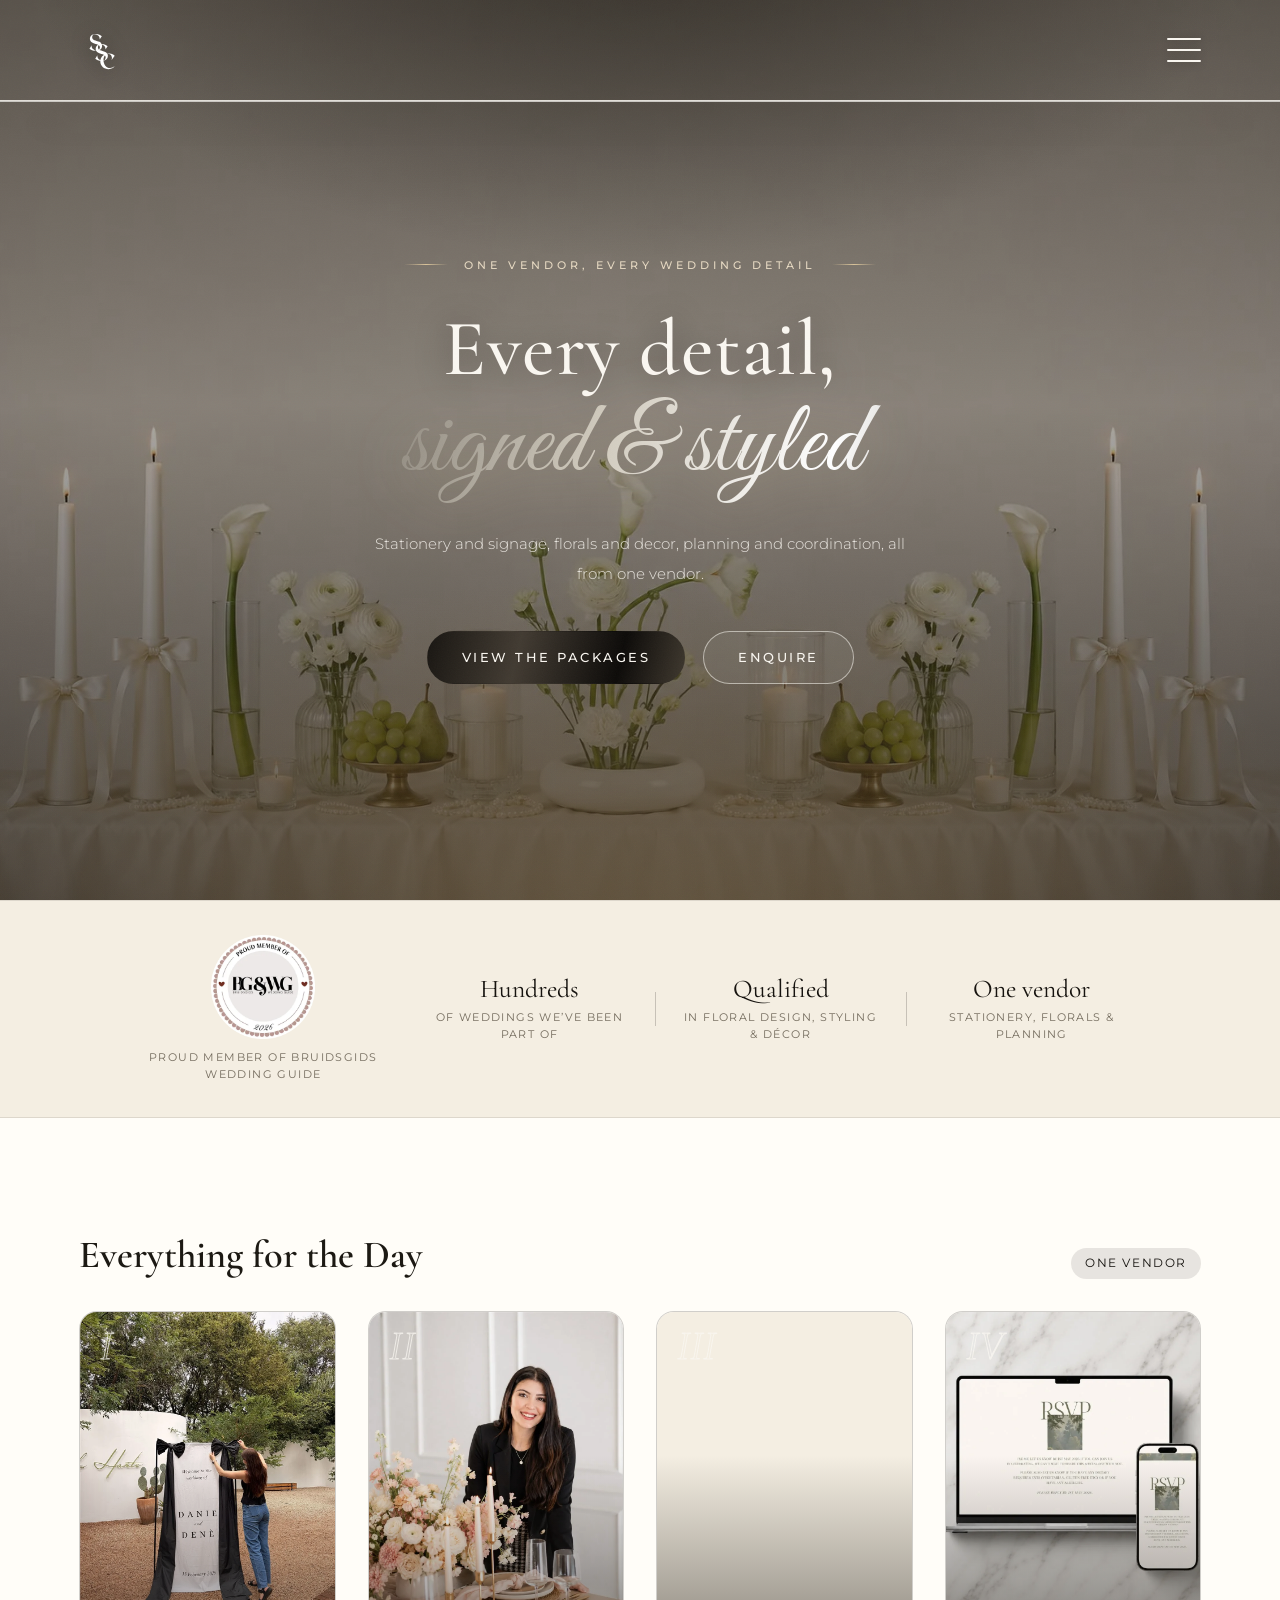
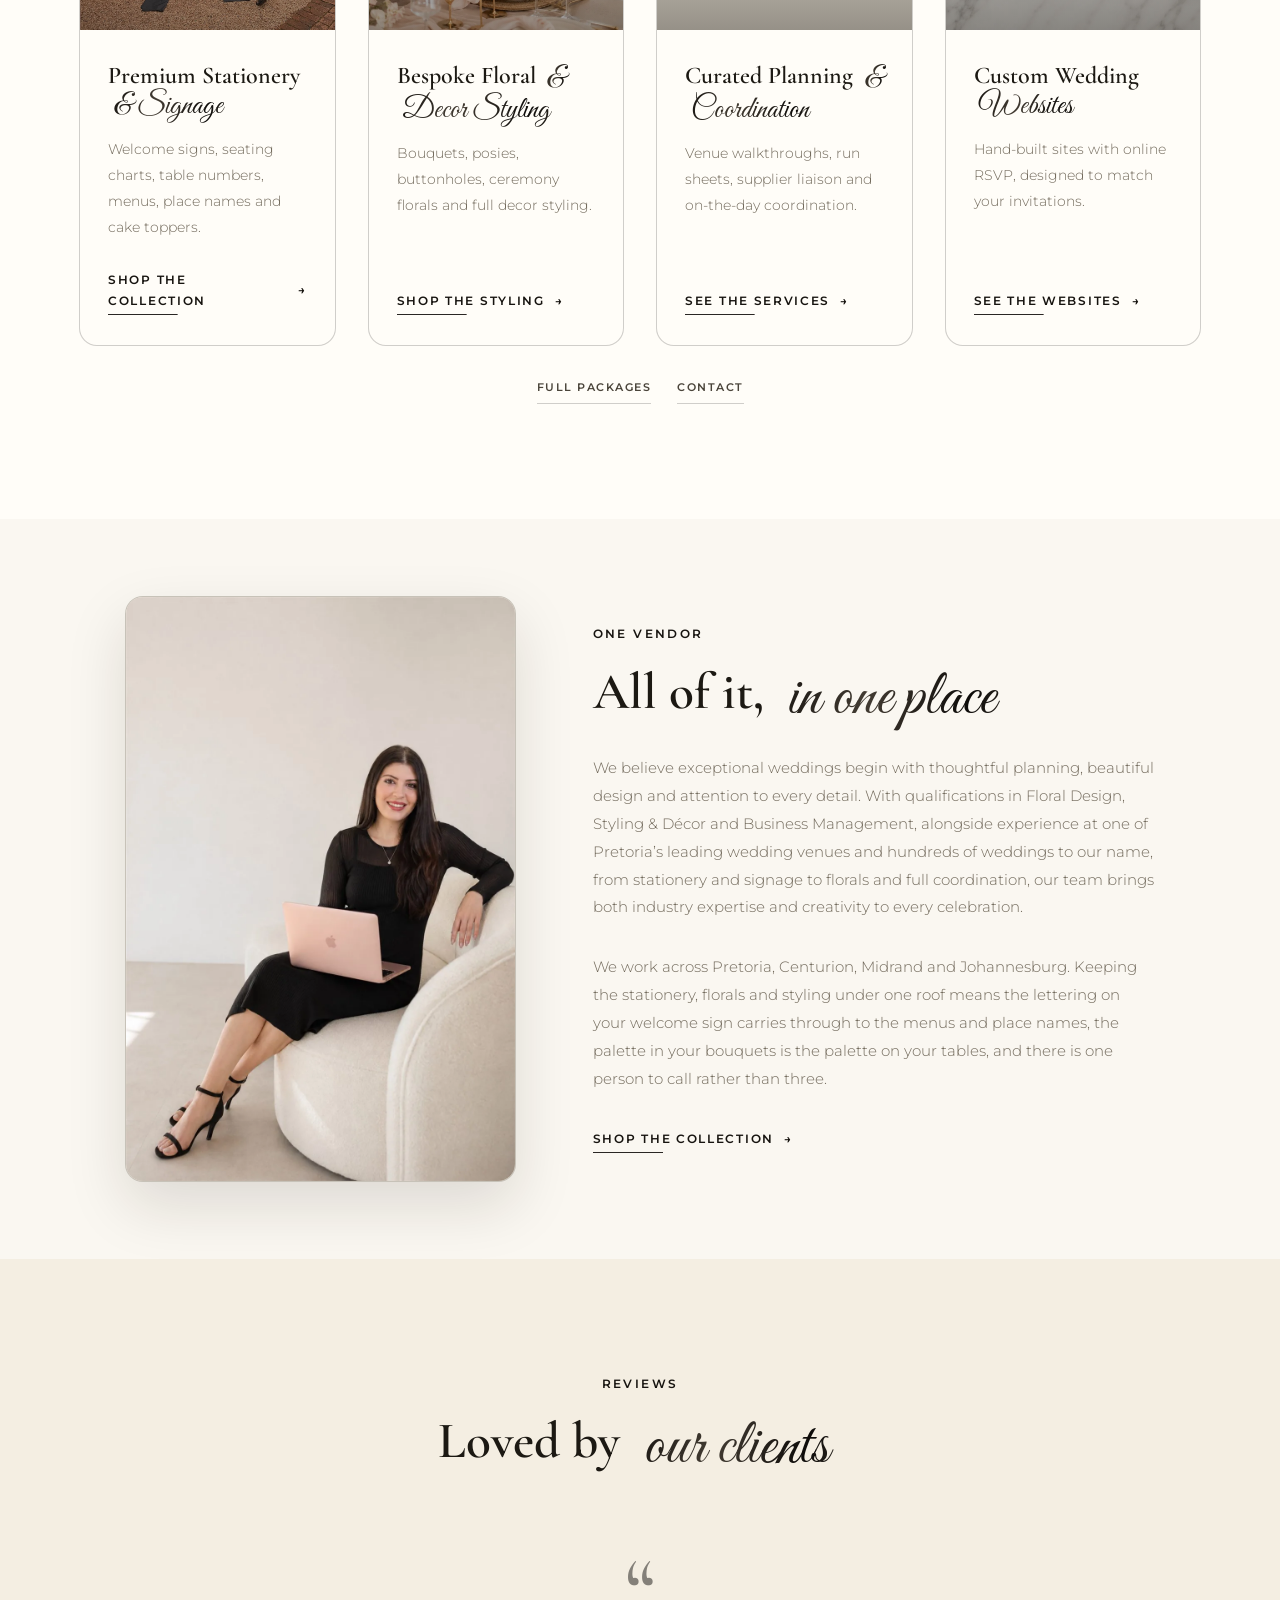
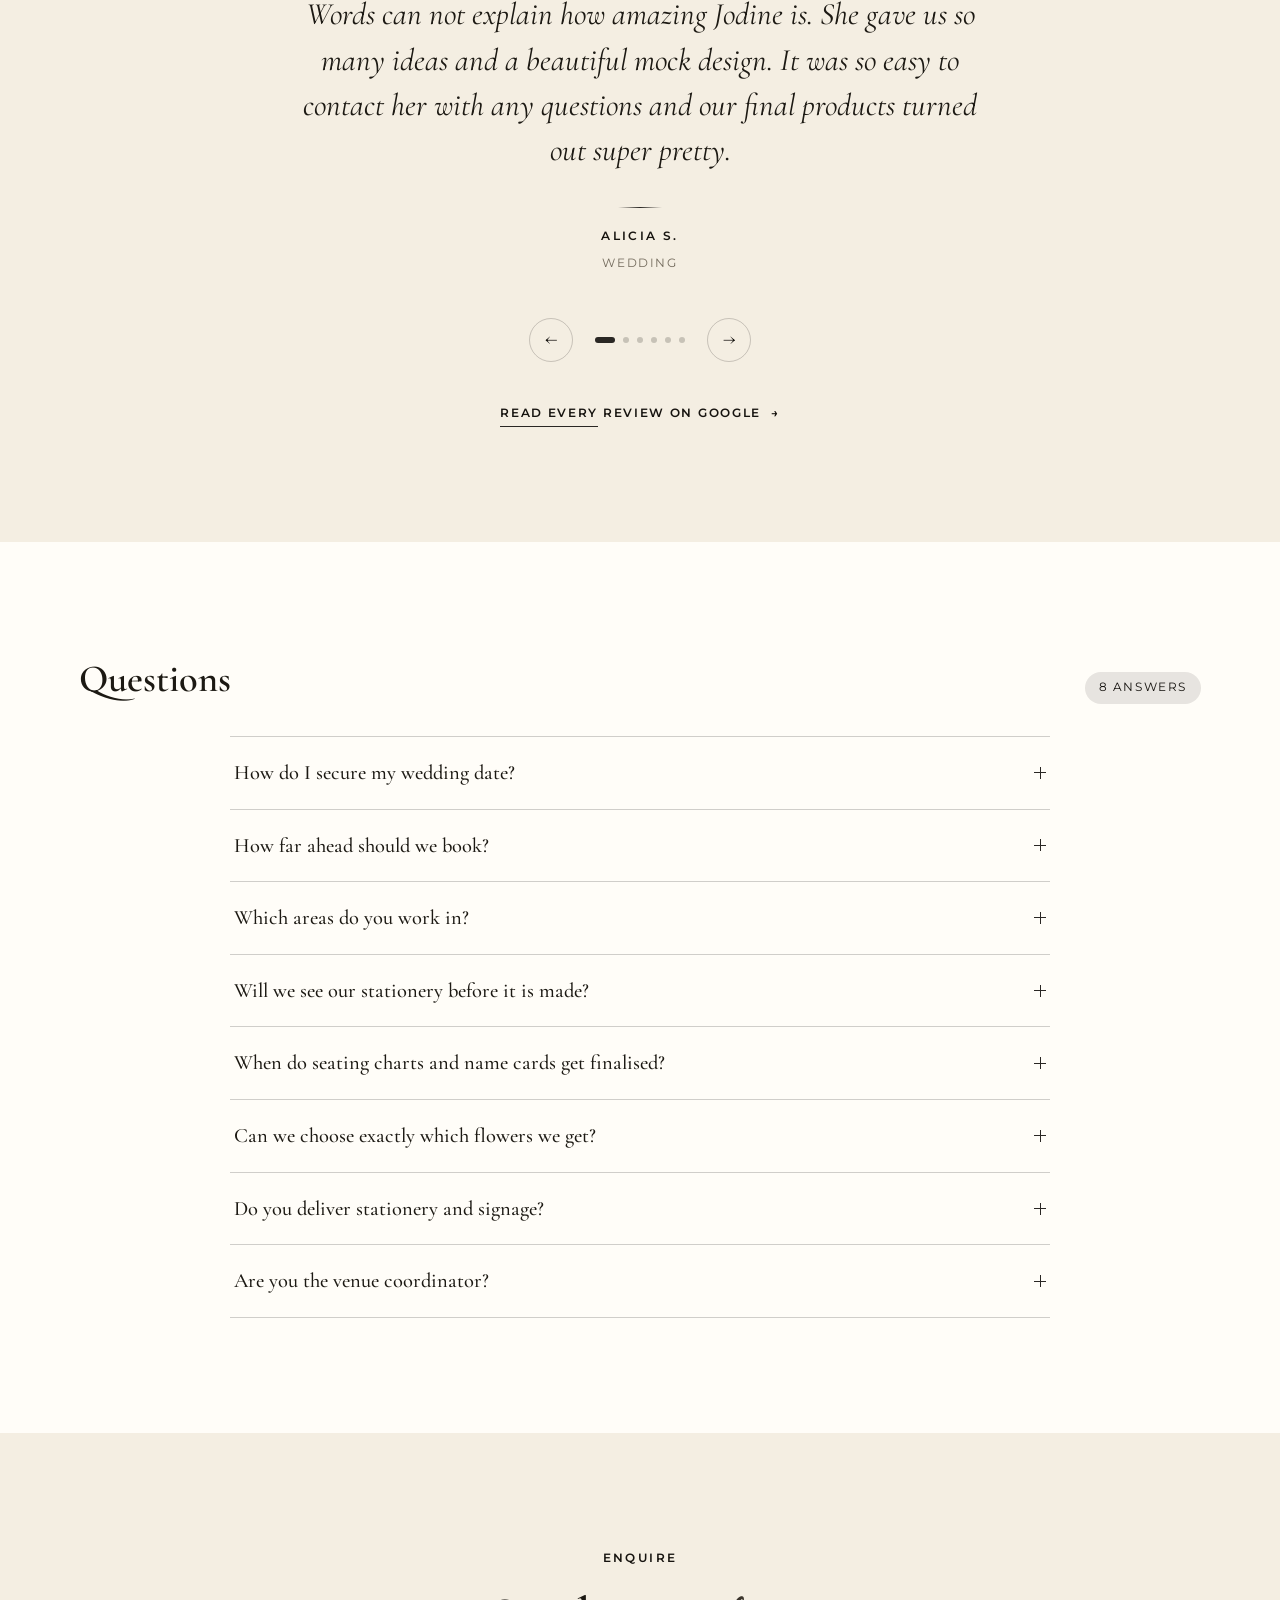
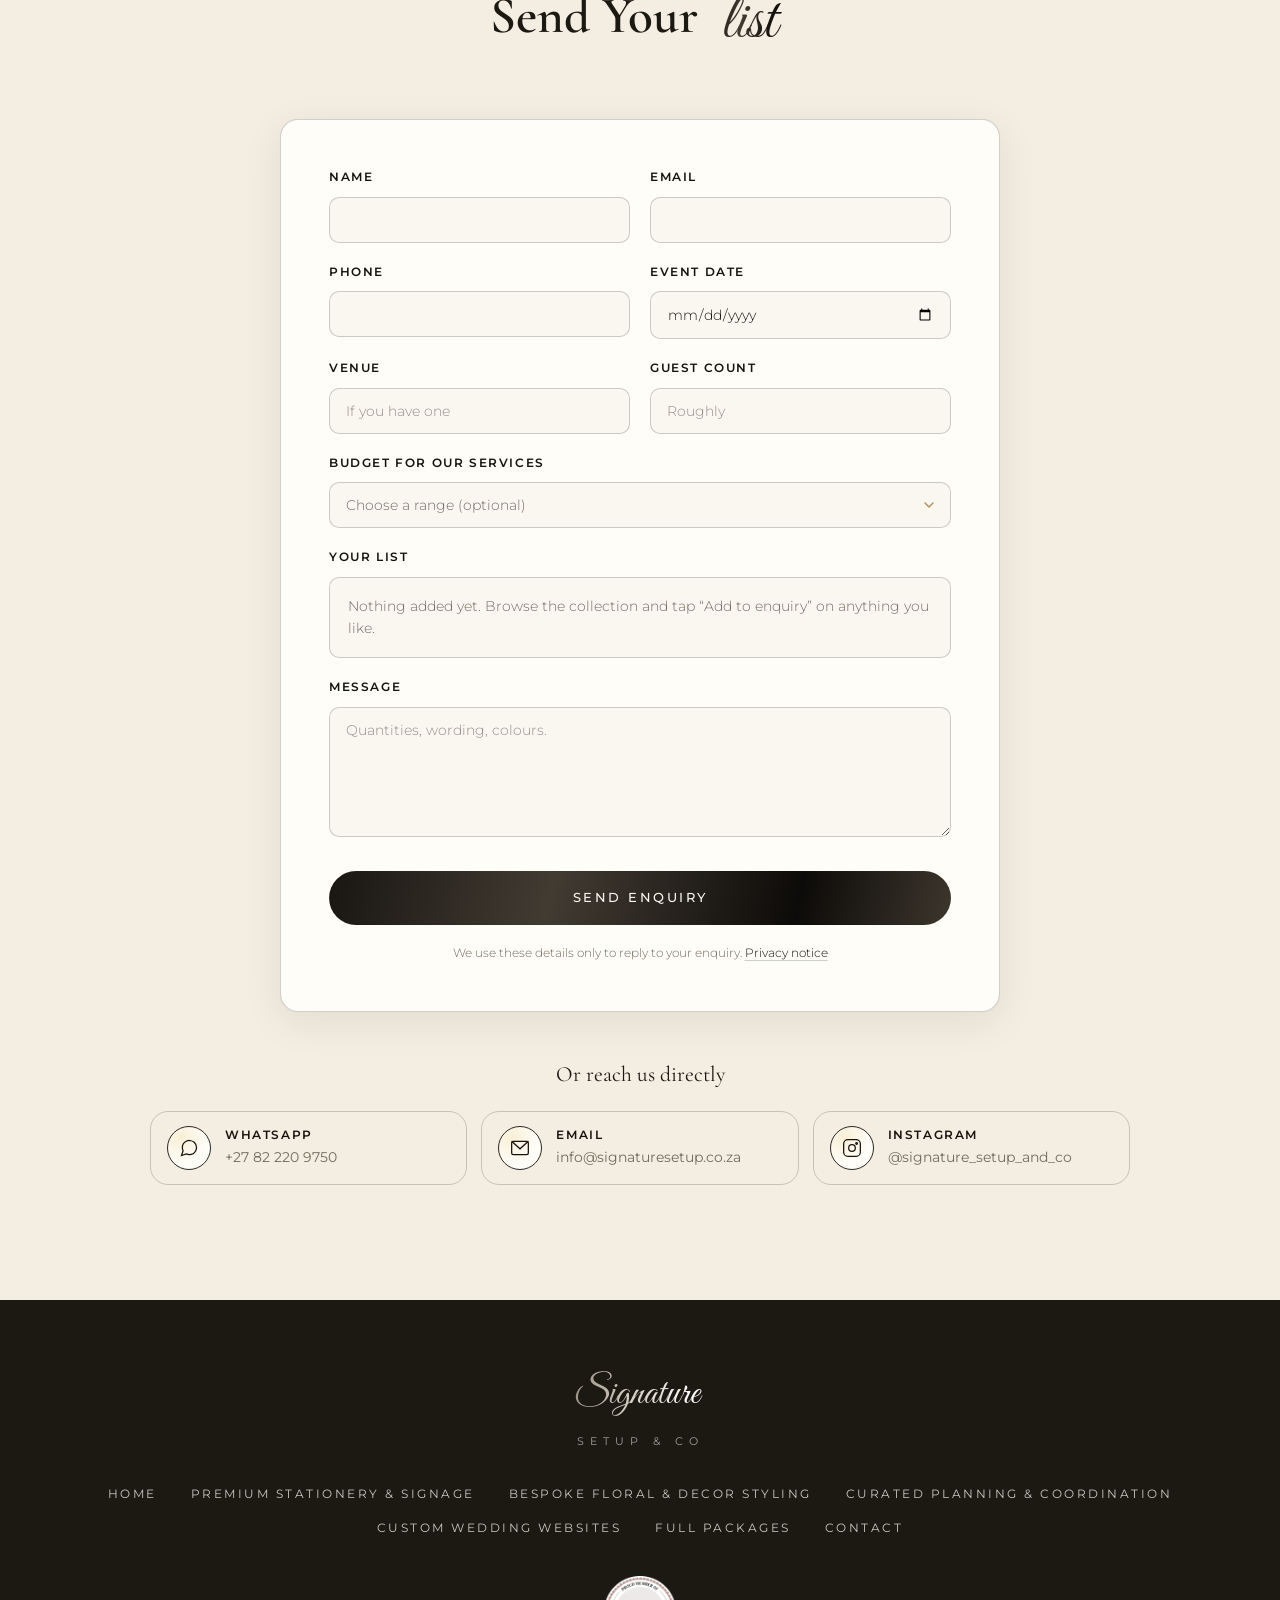
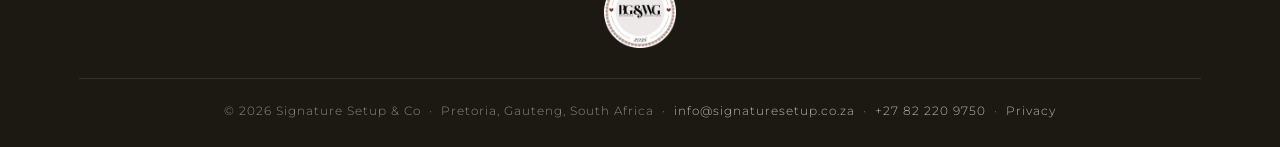
<file: index.html>
<!DOCTYPE html>
<html lang="en-ZA">
<head>
    <meta charset="UTF-8">
    <meta name="viewport" content="width=device-width, initial-scale=1.0">
    <title>Wedding Signage, Florals &amp; Coordination in Pretoria | Signature Setup &amp; Co</title>
    <meta name="description" content="One vendor for everything your wedding needs in Pretoria: cast acrylic signage and stationery, from welcome boards to seating charts, wedding flowers and decor styling, and wedding coordination. Signature Setup &amp; Co.">
    <link rel="canonical" href="https://www.signaturesetup.co.za/">
    <meta name="theme-color" content="#faf7f1">

    <!-- Open Graph / Twitter: controls the preview card when the page is
         shared to WhatsApp, Instagram and Facebook. -->
    <meta property="og:type" content="website">
    <meta property="og:site_name" content="Signature Setup &amp; Co">
    <meta property="og:locale" content="en_ZA">
    <meta property="og:url" content="https://www.signaturesetup.co.za/">
    <meta property="og:title" content="Wedding Signage, Florals &amp; Coordination in Pretoria | Signature Setup &amp; Co">
    <meta property="og:description" content="One vendor for everything your wedding needs in Pretoria: cast acrylic signage and stationery, from welcome boards to seating charts, wedding flowers and decor styling, and wedding coordination. Signature Setup &amp; Co.">
    <meta property="og:image" content="https://www.signaturesetup.co.za/media/og-image.jpg">
    <meta property="og:image:width" content="1200">
    <meta property="og:image:height" content="630">
    <meta property="og:image:alt" content="Signature Setup &amp; Co wedding styling">
    <meta name="twitter:card" content="summary_large_image">
    <meta name="twitter:title" content="Wedding Signage, Florals &amp; Coordination in Pretoria | Signature Setup &amp; Co">
    <meta name="twitter:description" content="One vendor for everything your wedding needs in Pretoria: cast acrylic signage and stationery, from welcome boards to seating charts, wedding flowers and decor styling, and wedding coordination. Signature Setup &amp; Co.">
    <meta name="twitter:image" content="https://www.signaturesetup.co.za/media/og-image.jpg">

    <script type="application/ld+json">
{
  "@context": "https://schema.org",
  "@graph": [
    {
      "@type": "LocalBusiness",
      "@id": "https://www.signaturesetup.co.za/#business",
      "name": "Signature Setup & Co",
      "url": "https://www.signaturesetup.co.za/",
      "image": "https://www.signaturesetup.co.za/media/og-image.jpg",
      "logo": "https://www.signaturesetup.co.za/media/logo.svg",
      "description": "Wedding stationery, signage, floral and decor styling, and planning and coordination from one vendor. Based in Pretoria, serving Gauteng and South Africa.",
      "email": "info@signaturesetup.co.za",
      "telephone": "+27822209750",
      "priceRange": "RR",
      "address": {
        "@type": "PostalAddress",
        "addressLocality": "Pretoria",
        "addressRegion": "Gauteng",
        "addressCountry": "ZA"
      },
      "areaServed": [
        {
          "@type": "City",
          "name": "Pretoria"
        },
        {
          "@type": "City",
          "name": "Centurion"
        },
        {
          "@type": "City",
          "name": "Johannesburg"
        },
        {
          "@type": "City",
          "name": "Midrand"
        },
        {
          "@type": "AdministrativeArea",
          "name": "Gauteng"
        },
        {
          "@type": "Country",
          "name": "South Africa"
        }
      ],
      "sameAs": [
        "https://www.instagram.com/signature_setup_and_co/"
      ],
      "knowsAbout": [
        "Wedding signage",
        "Wedding stationery",
        "Wedding flowers",
        "Wedding coordination",
        "Wedding planning",
        "Acrylic signage",
        "Seating charts"
      ],
      "hasOfferCatalog": {
        "@type": "OfferCatalog",
        "name": "Wedding services",
        "itemListElement": [
          {
            "@type": "Offer",
            "itemOffered": {
              "@type": "Service",
              "name": "Wedding Stationery & Signage",
              "url": "https://www.signaturesetup.co.za/stationery.html"
            }
          },
          {
            "@type": "Offer",
            "itemOffered": {
              "@type": "Service",
              "name": "Wedding Floral & Decor Styling",
              "url": "https://www.signaturesetup.co.za/floral.html"
            }
          },
          {
            "@type": "Offer",
            "itemOffered": {
              "@type": "Service",
              "name": "Wedding Planning & Coordination",
              "url": "https://www.signaturesetup.co.za/planning.html"
            }
          }
        ]
      }
    },
    {
      "@type": "WebSite",
      "@id": "https://www.signaturesetup.co.za/#website",
      "url": "https://www.signaturesetup.co.za/",
      "name": "Signature Setup & Co",
      "inLanguage": "en-ZA",
      "publisher": {
        "@id": "https://www.signaturesetup.co.za/#business"
      }
    },
    {
      "@type": "FAQPage",
      "@id": "https://www.signaturesetup.co.za/#faq",
      "mainEntity": [
        {
          "@type": "Question",
          "name": "How do I secure my wedding date?",
          "acceptedAnswer": {
            "@type": "Answer",
            "text": "A 20% booking deposit secures your date. A quote, an invoice or a conversation on its own does not, so your date is only held once the deposit is in. The full balance is due 30 days before the wedding. For florals, decor and planning, a second payment of at least 20% is due 30 days after the deposit, and the rest can be paid in instalments that suit you."
          }
        },
        {
          "@type": "Question",
          "name": "How far ahead should we book?",
          "acceptedAnswer": {
            "@type": "Answer",
            "text": "For planning, as early as you can: our Full planning package can start up to 12 months before the wedding, the Half package up to six months before, and the Mini package four weeks before. Stationery takes about 10 to 15 business days to produce after you approve the final mock-up. Orders placed less than two weeks before the event are rush orders and carry a 5 to 10% rush fee, subject to availability."
          }
        },
        {
          "@type": "Question",
          "name": "Which areas do you work in?",
          "acceptedAnswer": {
            "@type": "Answer",
            "text": "Pretoria, Centurion, Midrand and Johannesburg. Travel and delivery are not included in package prices and are charged at the AA rate, plus any tolls or parking."
          }
        },
        {
          "@type": "Question",
          "name": "Will we see our stationery before it is made?",
          "acceptedAnswer": {
            "@type": "Answer",
            "text": "Yes. You get a digital mock-up to approve before anything is produced, with two rounds of changes included. Further revisions are R50 each. Please check every name, date and spelling carefully before you approve, because the approved mock-up is what gets made."
          }
        },
        {
          "@type": "Question",
          "name": "When do seating charts and name cards get finalised?",
          "acceptedAnswer": {
            "@type": "Answer",
            "text": "About three weeks before the wedding. Leaving them until then means the usual last-minute guest changes can still go in without a reprint."
          }
        },
        {
          "@type": "Question",
          "name": "Can we choose exactly which flowers we get?",
          "acceptedAnswer": {
            "@type": "Answer",
            "text": "Packages use readily available flowers such as roses, carnations, chrysanthemums, gerberas and alstroemeria, chosen to match your colour palette. Specific varieties can't be guaranteed because of seasonal availability. Premium flowers such as peonies, hydrangeas, orchids and imported varieties can be added at an extra cost."
          }
        },
        {
          "@type": "Question",
          "name": "Do you deliver stationery and signage?",
          "acceptedAnswer": {
            "@type": "Answer",
            "text": "Yes, by courier. Delivery usually takes 3 to 5 business days on top of production time, and is quoted separately."
          }
        },
        {
          "@type": "Question",
          "name": "Are you the venue coordinator?",
          "acceptedAnswer": {
            "@type": "Answer",
            "text": "No. We coordinate your wedding: the timeline, your suppliers, the setup, the bridal party and the ceremony. The venue team stays responsible for catering, the bar and their own staff, and we work alongside them. Once the reception formally begins, the venue coordinator takes over."
          }
        }
      ]
    }
  ]
}
    </script>
    <link rel="icon" href="media/logo.svg" type="image/svg+xml">
    <link rel="apple-touch-icon" href="media/apple-touch-icon.png">
    <link rel="preconnect" href="https://fonts.googleapis.com">
    <link rel="preconnect" href="https://fonts.gstatic.com" crossorigin>
    <link href="https://fonts.googleapis.com/css2?family=Cormorant+Garamond:ital,wght@0,400;0,500;0,600;1,400;1,500&family=Great+Vibes&family=Montserrat:wght@300;400;500;600&display=swap" rel="stylesheet">
    <link rel="stylesheet" href="styles.css">
</head>
<body>

<a class="skip-link" href="#content">Skip to content</a>

<!-- NAV -->
<nav class="navbar">
    <div class="container nav-inner">
        <a href="index.html" class="logo" aria-label="Signature Setup &amp; Co home">
            <img src="media/logo.svg" alt="Signature Setup &amp; Co" class="logo-img" width="974" height="971">
        </a>

        <div class="nav-links">
            <a href="index.html" class="nav-home">Home</a>
<a href="packages.html" class="nav-packages"><span class="nav-adj">Full </span>Packages</a>

                <div class="nav-item has-menu">
                    <div class="nav-parent-row">
                        <a href="stationery.html"><span class="nav-adj">Premium </span>Stationery &amp; Signage</a>
                        <button class="nav-toggle" type="button" aria-expanded="false" aria-controls="menu-stationery" aria-label="Show Premium Stationery &amp; Signage services"><svg viewBox="0 0 10 6" width="10" height="6" fill="none" stroke="currentColor" stroke-width="1.4" stroke-linecap="round" stroke-linejoin="round" aria-hidden="true"><polyline points="1 1 5 5 9 1"/></svg></button>
                    </div>
                    <div class="nav-menu" id="menu-stationery">
                        <div class="nav-menu-inner">
                            <p class="nav-menu-label">Premium Stationery &amp; Signage</p>
                            <ul class="nav-menu-list">
                                <li><a href="stationery.html#invitations"><span class="idx" aria-hidden="true">01</span><span class="lbl">Invitations &amp; Save the Date</span></a></li>
                                <li><a href="stationery.html#board-signage"><span class="idx" aria-hidden="true">02</span><span class="lbl">Corex &amp; Foam Board</span></a></li>
                                <li><a href="stationery.html#acrylic-wood"><span class="idx" aria-hidden="true">03</span><span class="lbl">Acrylic &amp; Wood Signage</span></a></li>
                                <li><a href="stationery.html#large-signage"><span class="idx" aria-hidden="true">04</span><span class="lbl">Large-Format &amp; Fabric</span></a></li>
                                <li><a href="stationery.html#table-numbers"><span class="idx" aria-hidden="true">05</span><span class="lbl">Table Numbers</span></a></li>
                                <li><a href="stationery.html#menus-name-cards"><span class="idx" aria-hidden="true">06</span><span class="lbl">Menus &amp; Name Cards</span></a></li>
                                <li><a href="stationery.html#favours"><span class="idx" aria-hidden="true">07</span><span class="lbl">Fans &amp; Favours</span></a></li>
                                <li><a href="stationery.html#acrylic-favours"><span class="idx" aria-hidden="true">08</span><span class="lbl">Acrylic Favours</span></a></li>
                                <li class="is-divided"><a href="stationery.html#packages"><span class="idx" aria-hidden="true">09</span><span class="lbl">Wedding Packages</span></a></li>
                                <li><a href="packages.html"><span class="idx" aria-hidden="true">10</span><span class="lbl">Full Packages</span></a></li>
                            </ul>
                        </div>
                    </div>
                </div>

                <div class="nav-item has-menu">
                    <div class="nav-parent-row">
                        <a href="floral.html"><span class="nav-adj">Bespoke </span>Floral &amp; Decor Styling</a>
                        <button class="nav-toggle" type="button" aria-expanded="false" aria-controls="menu-floral" aria-label="Show Bespoke Floral &amp; Decor Styling services"><svg viewBox="0 0 10 6" width="10" height="6" fill="none" stroke="currentColor" stroke-width="1.4" stroke-linecap="round" stroke-linejoin="round" aria-hidden="true"><polyline points="1 1 5 5 9 1"/></svg></button>
                    </div>
                    <div class="nav-menu" id="menu-floral">
                        <div class="nav-menu-inner">
                            <p class="nav-menu-label">Bespoke Floral &amp; Decor Styling</p>
                            <ul class="nav-menu-list">
                                <li><a href="floral.html#wedding-styling"><span class="idx" aria-hidden="true">01</span><span class="lbl">Wedding Styling</span></a></li>
                                <li class="is-divided"><a href="floral.html#ceremony-packages"><span class="idx" aria-hidden="true">02</span><span class="lbl">Ceremony Packages</span></a></li>
                                <li><a href="floral.html#reception-packages"><span class="idx" aria-hidden="true">03</span><span class="lbl">Reception Packages</span></a></li>
                                <li><a href="floral.html#table-layouts"><span class="idx" aria-hidden="true">04</span><span class="lbl">Table Layouts</span></a></li>
                                <li><a href="packages.html"><span class="idx" aria-hidden="true">05</span><span class="lbl">Full Packages</span></a></li>
                            </ul>
                        </div>
                    </div>
                </div>

                <div class="nav-item has-menu">
                    <div class="nav-parent-row">
                        <a href="planning.html"><span class="nav-adj">Curated </span>Planning &amp; Coordination</a>
                        <button class="nav-toggle" type="button" aria-expanded="false" aria-controls="menu-planning" aria-label="Show Curated Planning &amp; Coordination services"><svg viewBox="0 0 10 6" width="10" height="6" fill="none" stroke="currentColor" stroke-width="1.4" stroke-linecap="round" stroke-linejoin="round" aria-hidden="true"><polyline points="1 1 5 5 9 1"/></svg></button>
                    </div>
                    <div class="nav-menu" id="menu-planning">
                        <div class="nav-menu-inner">
                            <p class="nav-menu-label">Curated Planning &amp; Coordination</p>
                            <ul class="nav-menu-list">
                                <li><a href="planning.html#engagement-planning"><span class="idx" aria-hidden="true">01</span><span class="lbl">Engagement Planning</span></a></li>
                                <li><a href="planning.html#wedding-planning"><span class="idx" aria-hidden="true">02</span><span class="lbl">Wedding Planning &amp; Coordination</span></a></li>
                                <li class="is-divided"><a href="planning.html#planning-packages"><span class="idx" aria-hidden="true">03</span><span class="lbl">Planning Packages</span></a></li>
                                <li><a href="packages.html"><span class="idx" aria-hidden="true">04</span><span class="lbl">Full Packages</span></a></li>
                            </ul>
                        </div>
                    </div>
                </div>

                <div class="nav-item has-menu nav-item--end">
                    <div class="nav-parent-row">
                        <a href="websites.html"><span class="nav-adj">Custom </span>Wedding Websites</a>
                        <button class="nav-toggle" type="button" aria-expanded="false" aria-controls="menu-websites" aria-label="Show Custom Wedding Websites services"><svg viewBox="0 0 10 6" width="10" height="6" fill="none" stroke="currentColor" stroke-width="1.4" stroke-linecap="round" stroke-linejoin="round" aria-hidden="true"><polyline points="1 1 5 5 9 1"/></svg></button>
                    </div>
                    <div class="nav-menu" id="menu-websites">
                        <div class="nav-menu-inner">
                            <p class="nav-menu-label">Custom Wedding Websites</p>
                            <ul class="nav-menu-list">
                                <li><a href="websites.html#included"><span class="idx" aria-hidden="true">01</span><span class="lbl">What&rsquo;s Included</span></a></li>
                                <li><a href="websites.html#how-it-works"><span class="idx" aria-hidden="true">02</span><span class="lbl">How It Works</span></a></li>
                                <li class="is-divided"><a href="websites.html#website-packages"><span class="idx" aria-hidden="true">03</span><span class="lbl">Website Packages</span></a></li>
                            </ul>
                        </div>
                    </div>
                </div>

            <a href="#enquire" class="nav-cta">Enquire</a>
        </div>

        <button class="hamburger" aria-label="Toggle menu" aria-expanded="false">
            <span></span><span></span><span></span>
        </button>
    </div>
</nav>

<!-- HERO -->
<main id="content">

<header class="hero">
    <div class="hero-bg" aria-hidden="true">
        <img src="media/hero.webp" alt="" fetchpriority="high" width="1536" height="1024">
    </div>
    <div class="hero-overlay" aria-hidden="true"></div>

    <div class="container hero-inner">
        <div class="hero-content">
            <p class="hero-eyebrow fade-in-load">
                <span class="eyebrow-rule" aria-hidden="true"></span>
                One Vendor, Every Wedding Detail
                <span class="eyebrow-rule" aria-hidden="true"></span>
            </p>
            <h1 class="hero-title">
                <span class="hero-line fade-in-load delay-1">Every detail,</span>
                <span class="hero-line hero-line-script fade-in-load delay-2"><span class="foil-script">signed &amp; styled</span></span>
            </h1>
            <p class="hero-tagline fade-in-load delay-3">Stationery and signage, florals and decor, planning and
            coordination, all from one vendor.</p>
            <div class="hero-buttons fade-in-load delay-4">
                <a href="packages.html" class="btn-gold">View the Packages</a>
                <a href="#enquire" class="btn-ghost">Enquire</a>
            </div>
        </div>
    </div>

</header>

<!-- TRUST STRIP -->
<aside class="trust-strip" aria-label="Credentials">
    <div class="container">
        <div class="trust-inner">

            <!-- Static row on a desktop, where everything fits. Below 576px the
                 track becomes a scroll-snap carousel; it swipes with no script
                 at all, and the dots are added by script.js when it is live.
                 The badge is the first slide rather than sitting above the
                 track: stacked on its own it looked swipeable and wasn't. -->
            <div class="trust-carousel">
                <ul class="trust-track">
                    <li class="trust-item trust-badge">
                        <img src="media/bruidsgids-member-2026.webp" alt=""
                             width="320" height="320" decoding="async">
                        <span class="trust-label">Proud member of Bruidsgids Wedding Guide</span>
                    </li>
                    <li class="trust-item">
                        <span class="trust-figure">Hundreds</span>
                        <span class="trust-label">of weddings we&rsquo;ve been part of</span>
                    </li>
                    <li class="trust-item">
                        <span class="trust-figure">Qualified</span>
                        <span class="trust-label">in floral design, styling &amp; d&eacute;cor</span>
                    </li>
                    <li class="trust-item">
                        <span class="trust-figure">One vendor</span>
                        <span class="trust-label">stationery, florals &amp; planning</span>
                    </li>
                </ul>
            </div>

        </div>
    </div>
</aside>

<!-- CATEGORIES -->
<section id="categories" class="section section--paper">
    <div class="container">
        <div class="shop-head fade-el">
            <h2>Everything for the Day</h2>
            <span class="rule" aria-hidden="true"></span>
            <span class="count">One vendor</span>
        </div>
        <div class="service-grid">

            <a href="stationery.html" class="service-card fade-el">
                <div class="service-card-media">
                    <span class="service-card-num" aria-hidden="true">I</span>
                    <img src="media/Categories/signage.webp" alt="Fabric welcome banner with black bows being hung at a venue entrance" width="900" height="1200" loading="lazy" decoding="async">
                </div>
                <div class="service-card-body">
                    <h3>Premium Stationery <span class="foil-script script-inline">&amp; Signage</span></h3>
                    <p>Welcome signs, seating charts, table numbers, menus, place names and cake toppers.</p>
                    <span class="link-arrow">Shop the collection <i aria-hidden="true">&rarr;</i></span>
                </div>
            </a>

            <a href="floral.html" class="service-card fade-el">
                <div class="service-card-media">
                    <span class="service-card-num" aria-hidden="true">II</span>
                    <img src="media/Categories/floral.webp" alt="Blush and cream floral table styling with taper candles and glassware" width="900" height="1125" loading="lazy" decoding="async">
                </div>
                <div class="service-card-body">
                    <h3>Bespoke Floral <span class="foil-script script-inline">&amp; Decor Styling</span></h3>
                    <p>Bouquets, posies, buttonholes, ceremony florals and full decor styling.</p>
                    <span class="link-arrow">Shop the styling <i aria-hidden="true">&rarr;</i></span>
                </div>
            </a>

            <a href="planning.html" class="service-card fade-el">
                <div class="service-card-media">
                    <span class="service-card-num" aria-hidden="true">III</span>
                    <img src="media/Categories/planning.webp" alt="Planner with a run sheet on a venue walkthrough" width="900" height="1200" loading="lazy" decoding="async">
                </div>
                <div class="service-card-body">
                    <h3>Curated Planning <span class="foil-script script-inline">&amp; Coordination</span></h3>
                    <p>Venue walkthroughs, run sheets, supplier liaison and on-the-day coordination.</p>
                    <span class="link-arrow">See the services <i aria-hidden="true">&rarr;</i></span>
                </div>
            </a>

            <a href="websites.html" class="service-card fade-el">
                <div class="service-card-media">
                    <span class="service-card-num" aria-hidden="true">IV</span>
                    <img src="media/Products/wedding-website.webp" alt="Wedding website RSVP page shown on a laptop and a phone" width="1080" height="1080" loading="lazy" decoding="async">
                </div>
                <div class="service-card-body">
                    <h3>Custom Wedding <span class="foil-script script-inline">Websites</span></h3>
                    <p>Hand-built sites with online RSVP, designed to match your invitations.</p>
                    <span class="link-arrow">See the websites <i aria-hidden="true">&rarr;</i></span>
                </div>
            </a>
        </div>
        <div class="category-extra fade-el">
            <a href="packages.html">Full Packages</a>
            <a href="#contact">Contact</a>
        </div>
    </div>
</section>

<!-- ABOUT -->
<section id="about" class="section section--tight">
    <div class="container container--narrow">
        <div class="split">
            <div class="split-media fade-el">
                <img src="media/about-couch.webp" alt="The planner behind Signature Setup &amp; Co, working from a studio armchair" width="932" height="1400" loading="lazy" decoding="async">
            </div>
            <div class="split-text fade-el">
                <p class="eyebrow">One Vendor</p>
                <h2>All of it, <span class="foil-script script-inline">in one place</span></h2>
                <p class="split-body">We believe exceptional weddings begin with thoughtful planning, beautiful
                design and attention to every detail. With qualifications in Floral Design, Styling &amp; Décor
                and Business Management, alongside experience at one of Pretoria’s leading wedding venues and
                hundreds of weddings to our name, from stationery and signage to florals and full
                coordination, our team brings both industry expertise and creativity to every celebration.</p>
                <p class="split-body">We work across Pretoria, Centurion, Midrand and Johannesburg.
                Keeping the stationery, florals and styling under one roof means the lettering on your
                welcome sign carries through to the menus and place names, the palette in your bouquets
                is the palette on your tables, and there is one person to call rather than three.</p>
                <p><a href="stationery.html" class="link-arrow">Shop the collection <i aria-hidden="true">&rarr;</i></a></p>
            </div>
        </div>
    </div>
</section>

<!-- REVIEWS: quoted from the Google Business Profile, trimmed only at sentence
     ends. No review/rating schema on purpose: Google ignores self-hosted
     reviews of the business itself and can treat the markup as spam. -->
<section id="reviews" class="section section--champagne">
    <div class="container">
        <div class="section-header fade-el">
            <p class="eyebrow">Reviews</p>
            <h2>Loved by <span class="foil-script script-inline">our clients</span></h2>
        </div>

        <!-- One quote at a time. Scroll-snap does the swiping natively, so it
             still works with script.js blocked; the arrows and dots are added
             by script.js. -->
        <div class="reviews fade-el">
            <ul class="review-track">
                <li class="review">
                    <blockquote><p>Words can not explain how amazing Jodine is. She gave us so many ideas and a beautiful mock design. It was so easy to contact her with any questions and our final products turned out super pretty.</p></blockquote>
                    <p class="review-by">Alicia S. <span>Wedding</span></p>
                </li>
                <li class="review">
                    <blockquote><p>She communicated very well, delivered exceptional products and really made my wedding day all the more special. I highly recommend Jodine and her team!</p></blockquote>
                    <p class="review-by">Megan M. <span>Wedding</span></p>
                </li>
                <li class="review">
                    <blockquote><p>We absolutely loved our wedding stationery! The quality was beautiful and everything was designed exactly how we imagined. It added such a special touch to our day.</p></blockquote>
                    <p class="review-by">Shaney S. <span>Wedding stationery</span></p>
                </li>
                <li class="review">
                    <blockquote><p>The lady who helped me designed everything for my wedding and even laid it all out perfectly. She was so patient, creative, and really brought my ideas to life.</p></blockquote>
                    <p class="review-by">Precious T. <span>Wedding</span></p>
                </li>
                <li class="review">
                    <blockquote><p>10/10 service and delivery. Jodine and her team provided a fantastic service for both the bridal shower and wedding. All products were of great quality and delivered with great care.</p></blockquote>
                    <p class="review-by">Onkarabile <span>Bridal shower &amp; wedding</span></p>
                </li>
                <li class="review">
                    <blockquote><p>Jodine made the most beautiful signage for our Baby Shower. Everything turned out PERFECT! Would highly recommend making use of her services to anyone that is looking for someone to bring your vision to life.</p></blockquote>
                    <p class="review-by">Elrize V. <span>Baby shower</span></p>
                </li>
            </ul>
        </div>
        <p class="review-more fade-el">
            <a href="https://www.google.com/maps?cid=15077870157817639998" target="_blank" rel="noopener" class="link-arrow">Read every review on Google <i aria-hidden="true">&rarr;</i></a>
        </p>
    </div>
</section>

<!-- FAQ: answers follow the T&C PDFs in packages/. Change both together. -->
<section id="faq" class="section section--paper">
    <div class="container">
        <div class="shop-head fade-el">
            <h2>Questions</h2>
            <span class="rule" aria-hidden="true"></span>
            <span class="count">8 answers</span>
        </div>
        <div class="faq-list fade-el">
            <details class="faq-item">
                <summary>How do I secure my wedding date?</summary>
                <div class="faq-answer">
                    <p>A 20% booking deposit secures your date. A quote, an invoice or a conversation on its own does not, so your date is only held once the deposit is in.</p>
                    <p>The full balance is due 30 days before the wedding. For florals, decor and planning, a second payment of at least 20% is due 30 days after the deposit, and the rest can be paid in instalments that suit you.</p>
                </div>
            </details>
            <details class="faq-item">
                <summary>How far ahead should we book?</summary>
                <div class="faq-answer">
                    <p>For planning, as early as you can: our Full planning package can start up to 12 months before the wedding, the Half package up to six months before, and the Mini package four weeks before.</p>
                    <p>Stationery takes about 10 to 15 business days to produce after you approve the final mock-up. Orders placed less than two weeks before the event are rush orders and carry a 5 to 10% rush fee, subject to availability.</p>
                </div>
            </details>
            <details class="faq-item">
                <summary>Which areas do you work in?</summary>
                <div class="faq-answer">
                    <p>Pretoria, Centurion, Midrand and Johannesburg. Travel and delivery are not included in package prices and are charged at the AA rate, plus any tolls or parking.</p>
                </div>
            </details>
            <details class="faq-item">
                <summary>Will we see our stationery before it is made?</summary>
                <div class="faq-answer">
                    <p>Yes. You get a digital mock-up to approve before anything is produced, with two rounds of changes included. Further revisions are R50 each.</p>
                    <p>Please check every name, date and spelling carefully before you approve, because the approved mock-up is what gets made.</p>
                </div>
            </details>
            <details class="faq-item">
                <summary>When do seating charts and name cards get finalised?</summary>
                <div class="faq-answer">
                    <p>About three weeks before the wedding. Leaving them until then means the usual last-minute guest changes can still go in without a reprint.</p>
                </div>
            </details>
            <details class="faq-item">
                <summary>Can we choose exactly which flowers we get?</summary>
                <div class="faq-answer">
                    <p>Packages use readily available flowers such as roses, carnations, chrysanthemums, gerberas and alstroemeria, chosen to match your colour palette. Specific varieties can't be guaranteed because of seasonal availability.</p>
                    <p>Premium flowers such as peonies, hydrangeas, orchids and imported varieties can be added at an extra cost.</p>
                </div>
            </details>
            <details class="faq-item">
                <summary>Do you deliver stationery and signage?</summary>
                <div class="faq-answer">
                    <p>Yes, by courier. Delivery usually takes 3 to 5 business days on top of production time, and is quoted separately.</p>
                </div>
            </details>
            <details class="faq-item">
                <summary>Are you the venue coordinator?</summary>
                <div class="faq-answer">
                    <p>No. We coordinate your wedding: the timeline, your suppliers, the setup, the bridal party and the ceremony. The venue team stays responsible for catering, the bar and their own staff, and we work alongside them. Once the reception formally begins, the venue coordinator takes over.</p>
                </div>
            </details>
        </div>
    </div>
</section>

<!-- ENQUIRY -->
<section id="enquire" class="section section--champagne">
    <div class="container">
        <div class="section-header fade-el">
            <p class="eyebrow">Enquire</p>
            <h2>Send Your <span class="foil-script script-inline">list</span></h2>
        </div>

        <div class="enquiry fade-el">
            <form id="enquiryForm" action="https://formspree.io/f/xjyvaeoe" method="POST">
                <div class="form-row">
                    <div class="form-group">
                        <label for="name">Name</label>
                        <input type="text" id="name" name="name" required>
                    </div>
                    <div class="form-group">
                        <label for="email">Email</label>
                        <input type="email" id="email" name="email" required>
                    </div>
                </div>
                <div class="form-row">
                    <div class="form-group">
                        <label for="phone">Phone</label>
                        <input type="tel" id="phone" name="phone">
                    </div>
                    <div class="form-group">
                        <label for="event-date">Event Date</label>
                        <input type="date" id="event-date" name="event_date">
                    </div>
                </div>
                <div class="form-row">
                    <div class="form-group">
                        <label for="venue">Venue</label>
                        <input type="text" id="venue" name="venue" placeholder="If you have one" autocomplete="off">
                    </div>
                    <div class="form-group">
                        <label for="guest-count">Guest Count</label>
                        <input type="number" id="guest-count" name="guest_count" min="1" max="1000" inputmode="numeric" placeholder="Roughly">
                    </div>
                </div>
                <div class="form-group">
                    <label for="budget">Budget for Our Services</label>
                    <select id="budget" name="budget">
                        <option value="">Choose a range (optional)</option>
                        <option>Under R5 000</option>
                        <option>R5 000 &ndash; R15 000</option>
                        <option>R15 000 &ndash; R30 000</option>
                        <option>R30 000 &ndash; R50 000</option>
                        <option>Over R50 000</option>
                        <option>Not sure yet</option>
                    </select>
                </div>
                <div class="form-group">
                    <p class="form-label" id="enquiryItemsLabel">Your List<span class="count" id="enquiryItemsCount"></span></p>
                    <ul class="enquiry-summary" id="enquiryItemsList" aria-labelledby="enquiryItemsLabel"></ul>
                    <input type="hidden" id="enquiryItems" name="items">
                </div>
                <div class="form-group">
                    <label for="message">Message</label>
                    <textarea id="message" name="message" rows="3" placeholder="Quantities, wording, colours."></textarea>
                </div>
                <input type="text" name="_gotcha" style="display:none" tabindex="-1" autocomplete="off">
                <input type="hidden" name="_subject" value="New enquiry - Signature Setup &amp; Co">
                <button type="submit" class="btn-gold">Send Enquiry</button>
                <p class="form-status" id="formStatus" role="status" aria-live="polite"></p>
                <p class="form-privacy">We use these details only to reply to your enquiry. <a href="privacy.html">Privacy notice</a></p>
            </form>
        </div>

        <!-- CONTACT: folded in from its own section. Keeps id="contact" because
             every page's footer links to index.html#contact. -->
        <div id="contact" class="enquiry-contact fade-el">
            <p class="enquiry-contact-lead">Or reach us directly</p>
            <ul class="contact-links">
                <li>
                    <a href="https://wa.me/27822209750" target="_blank" rel="noopener" class="contact-link">
                        <span class="card-icon" aria-hidden="true">
                            <svg width="20" height="20" viewBox="0 0 24 24" fill="none" stroke="currentColor" stroke-width="1.5"><path d="M21 11.5a8.38 8.38 0 0 1-.9 3.8 8.5 8.5 0 0 1-7.6 4.7 8.38 8.38 0 0 1-3.8-.9L3 21l1.9-5.7a8.38 8.38 0 0 1-.9-3.8 8.5 8.5 0 0 1 4.7-7.6 8.38 8.38 0 0 1 3.8-.9h.5a8.48 8.48 0 0 1 8 8v.5z"/></svg>
                        </span>
                        <span class="contact-link-text"><strong>WhatsApp</strong><span>+27 82 220 9750</span></span>
                    </a>
                </li>
                <li>
                    <a href="mailto:info@signaturesetup.co.za" class="contact-link">
                        <span class="card-icon" aria-hidden="true">
                            <svg width="20" height="20" viewBox="0 0 24 24" fill="none" stroke="currentColor" stroke-width="1.5"><rect x="2" y="4" width="20" height="16" rx="2"/><polyline points="2,4 12,13 22,4"/></svg>
                        </span>
                        <span class="contact-link-text"><strong>Email</strong><span>info@signaturesetup.co.za</span></span>
                    </a>
                </li>
                <li>
                    <a href="https://www.instagram.com/signature_setup_and_co/" target="_blank" rel="noopener" class="contact-link">
                        <span class="card-icon" aria-hidden="true">
                            <svg width="20" height="20" viewBox="0 0 24 24" fill="none" stroke="currentColor" stroke-width="1.5"><rect x="2" y="2" width="20" height="20" rx="5"/><circle cx="12" cy="12" r="4"/><circle cx="17.5" cy="6.5" r="1"/></svg>
                        </span>
                        <span class="contact-link-text"><strong>Instagram</strong><span>@signature_setup_and_co</span></span>
                    </a>
                </li>
            </ul>
        </div>
    </div>
</section>

<!-- FOOTER -->
</main>

<footer class="footer">
    <div class="container">
        <div class="footer-monogram" aria-hidden="true">
            <span class="foil-script">Signature</span>
            <span class="footer-monogram-sub">Setup &amp; Co</span>
        </div>
        <nav class="footer-nav">
            <a href="index.html">Home</a>
            <a href="stationery.html">Premium Stationery &amp; Signage</a>
            <a href="floral.html">Bespoke Floral &amp; Decor Styling</a>
            <a href="planning.html">Curated Planning &amp; Coordination</a>
            <a href="websites.html">Custom Wedding Websites</a>
            <a href="packages.html">Full Packages</a>
            <a href="index.html#contact">Contact</a>
        </nav>
        <div class="footer-badge">
            <img src="media/bruidsgids-member-2026.webp"
                 alt="Proud member of Bruidsgids Wedding Guide"
                 width="320" height="320" loading="lazy" decoding="async">
        </div>
        <div class="footer-bottom">
            <p>&copy; 2026 Signature Setup &amp; Co &nbsp;&middot;&nbsp; Pretoria, Gauteng, South Africa &nbsp;&middot;&nbsp;
            <a href="mailto:info@signaturesetup.co.za">info@signaturesetup.co.za</a> &nbsp;&middot;&nbsp;
            <a href="tel:+27822209750">+27 82 220 9750</a> &nbsp;&middot;&nbsp;
            <a href="privacy.html">Privacy</a></p>
        </div>
    </div>
</footer>

<script src="script.js"></script>
<!-- Cloudflare Web Analytics --><script type='module' src='https://static.cloudflareinsights.com/beacon.min.js' data-cf-beacon='{"token": "94a2329338e34b20a14bd7a3bc524073"}'></script><!-- End Cloudflare Web Analytics -->
</body>
</html>
</file>
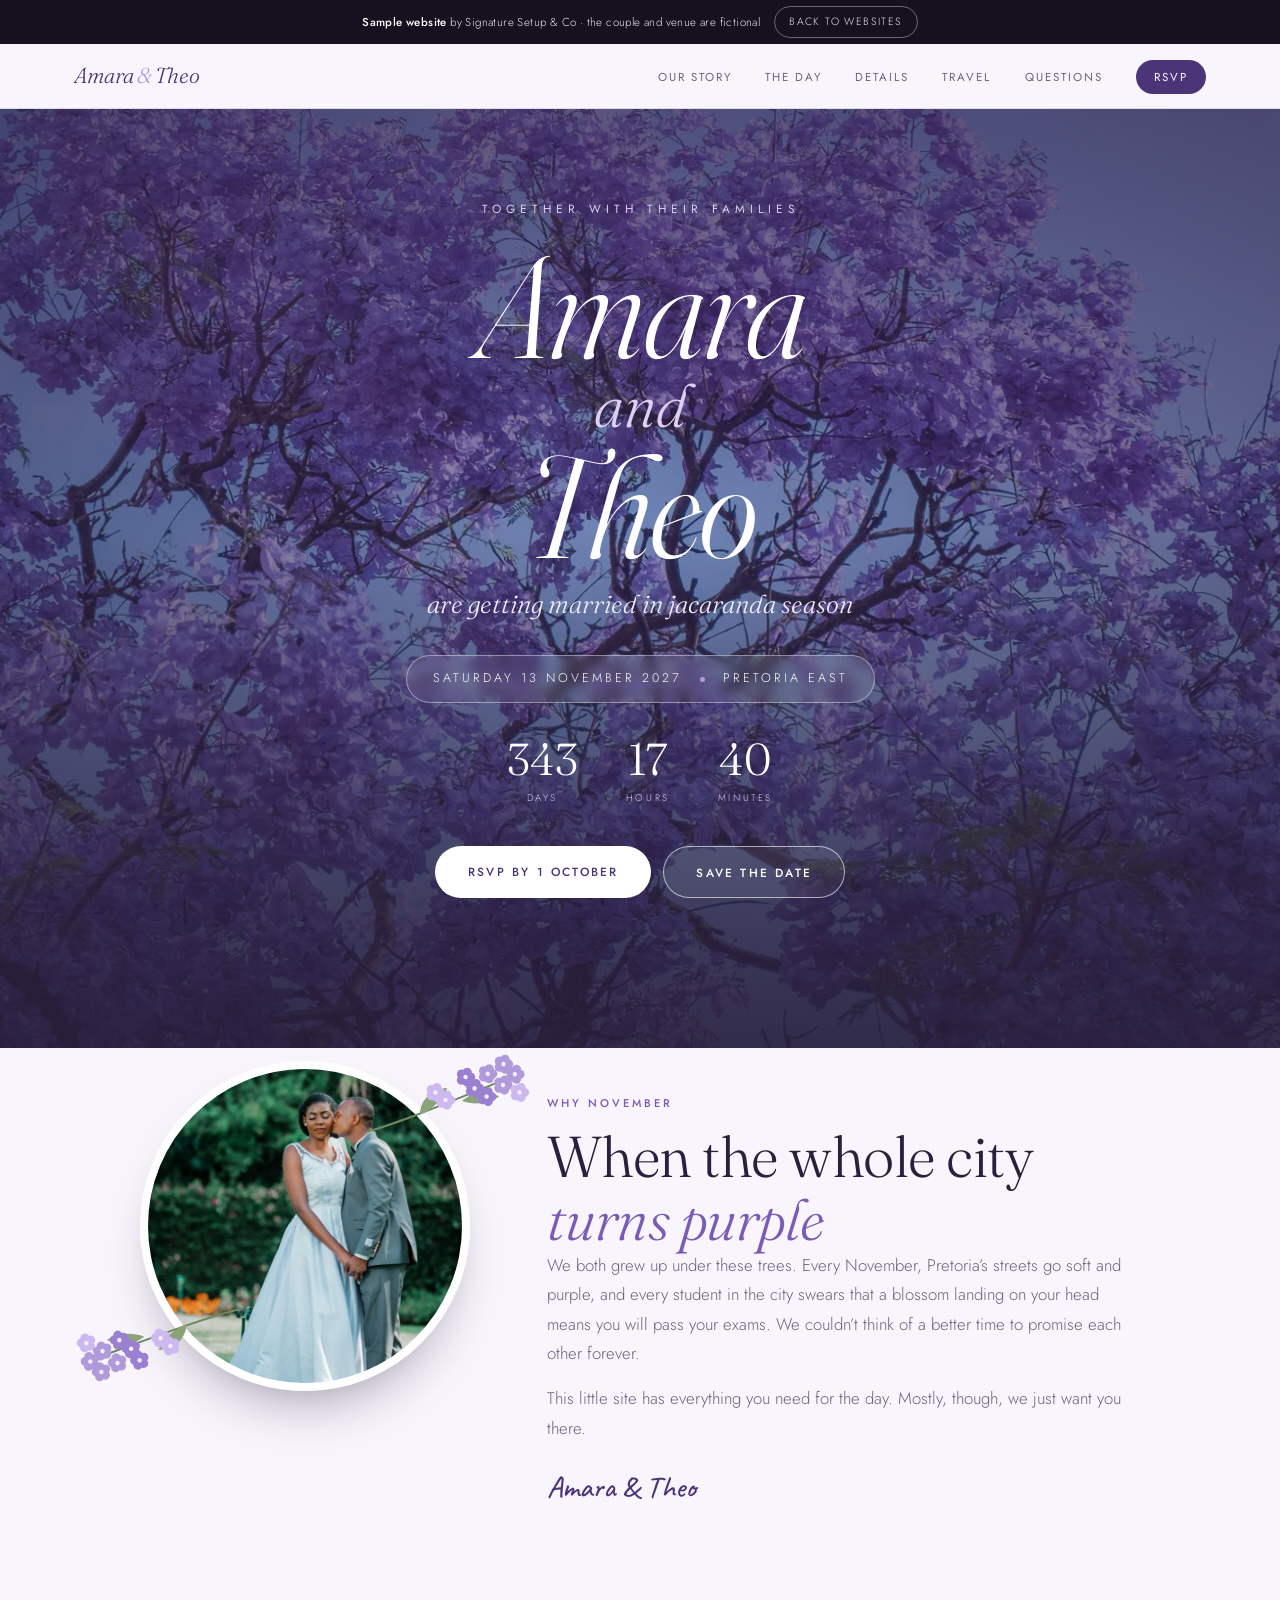
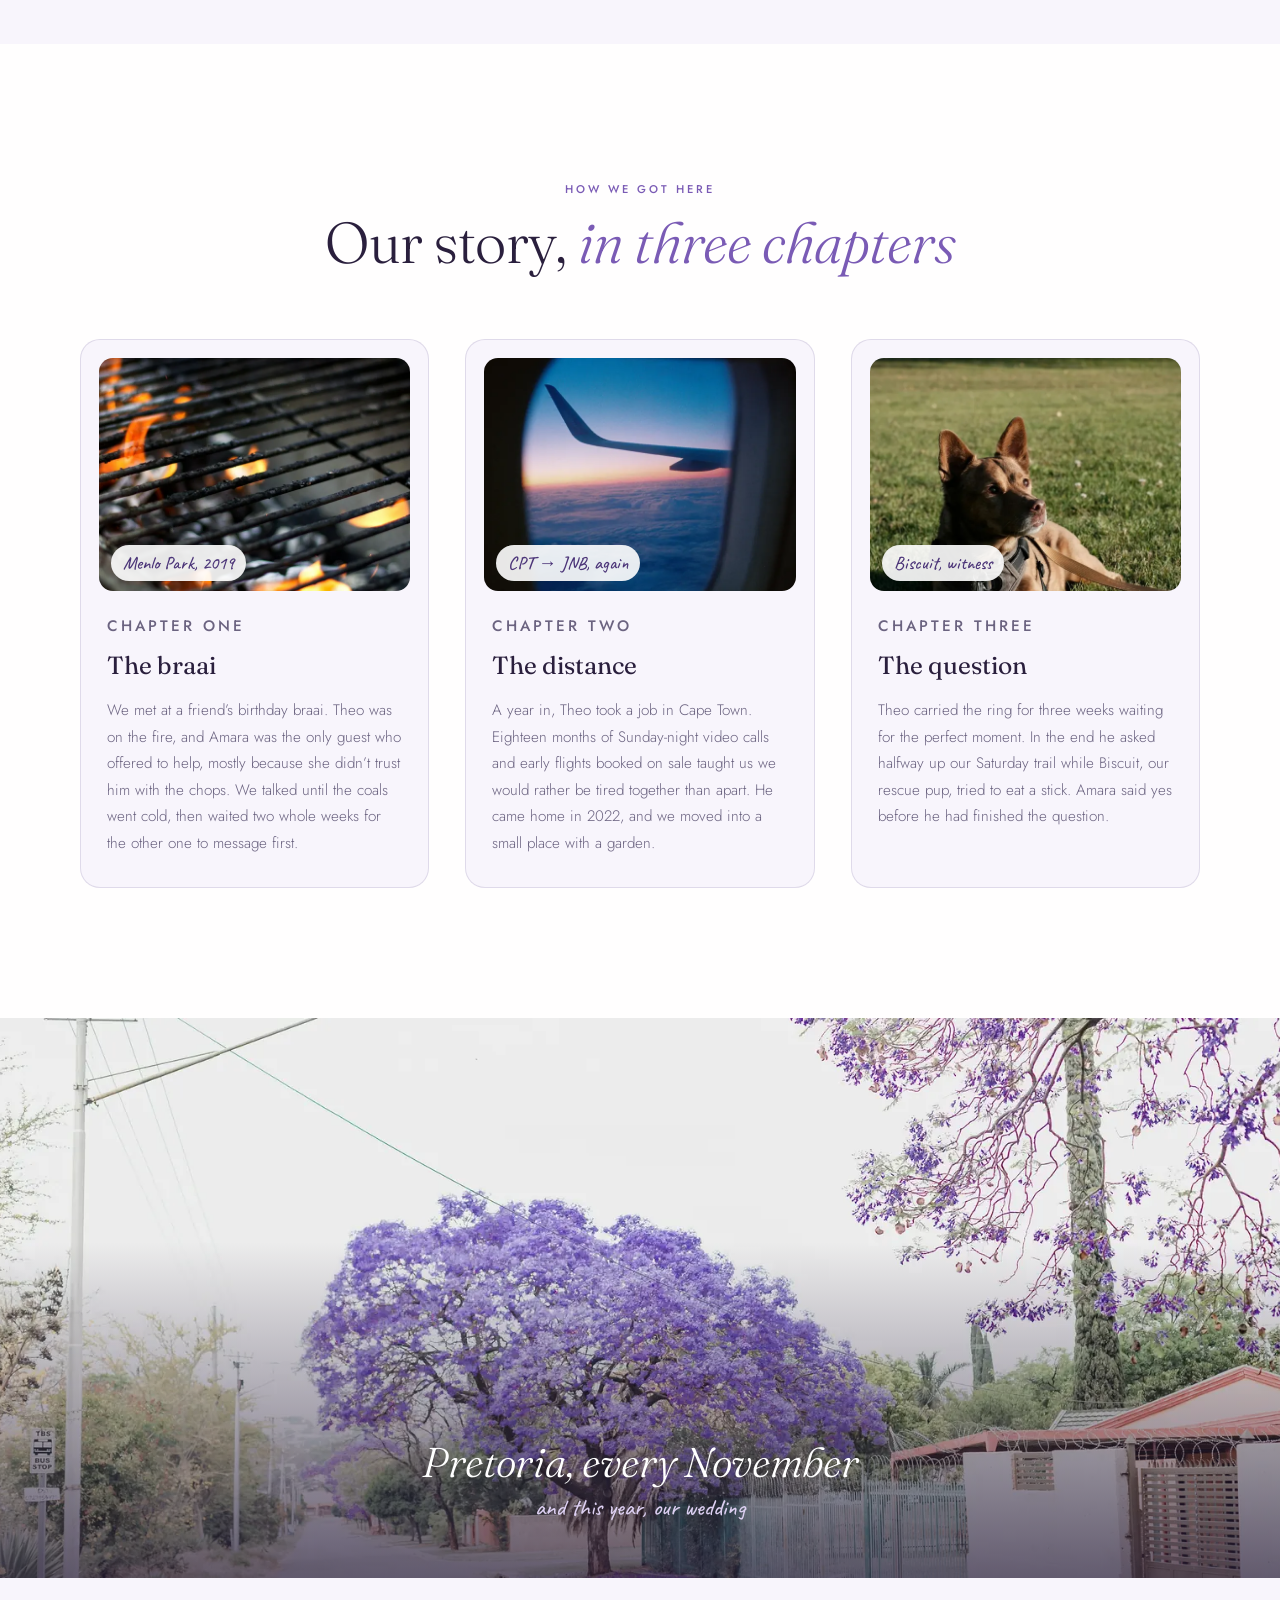
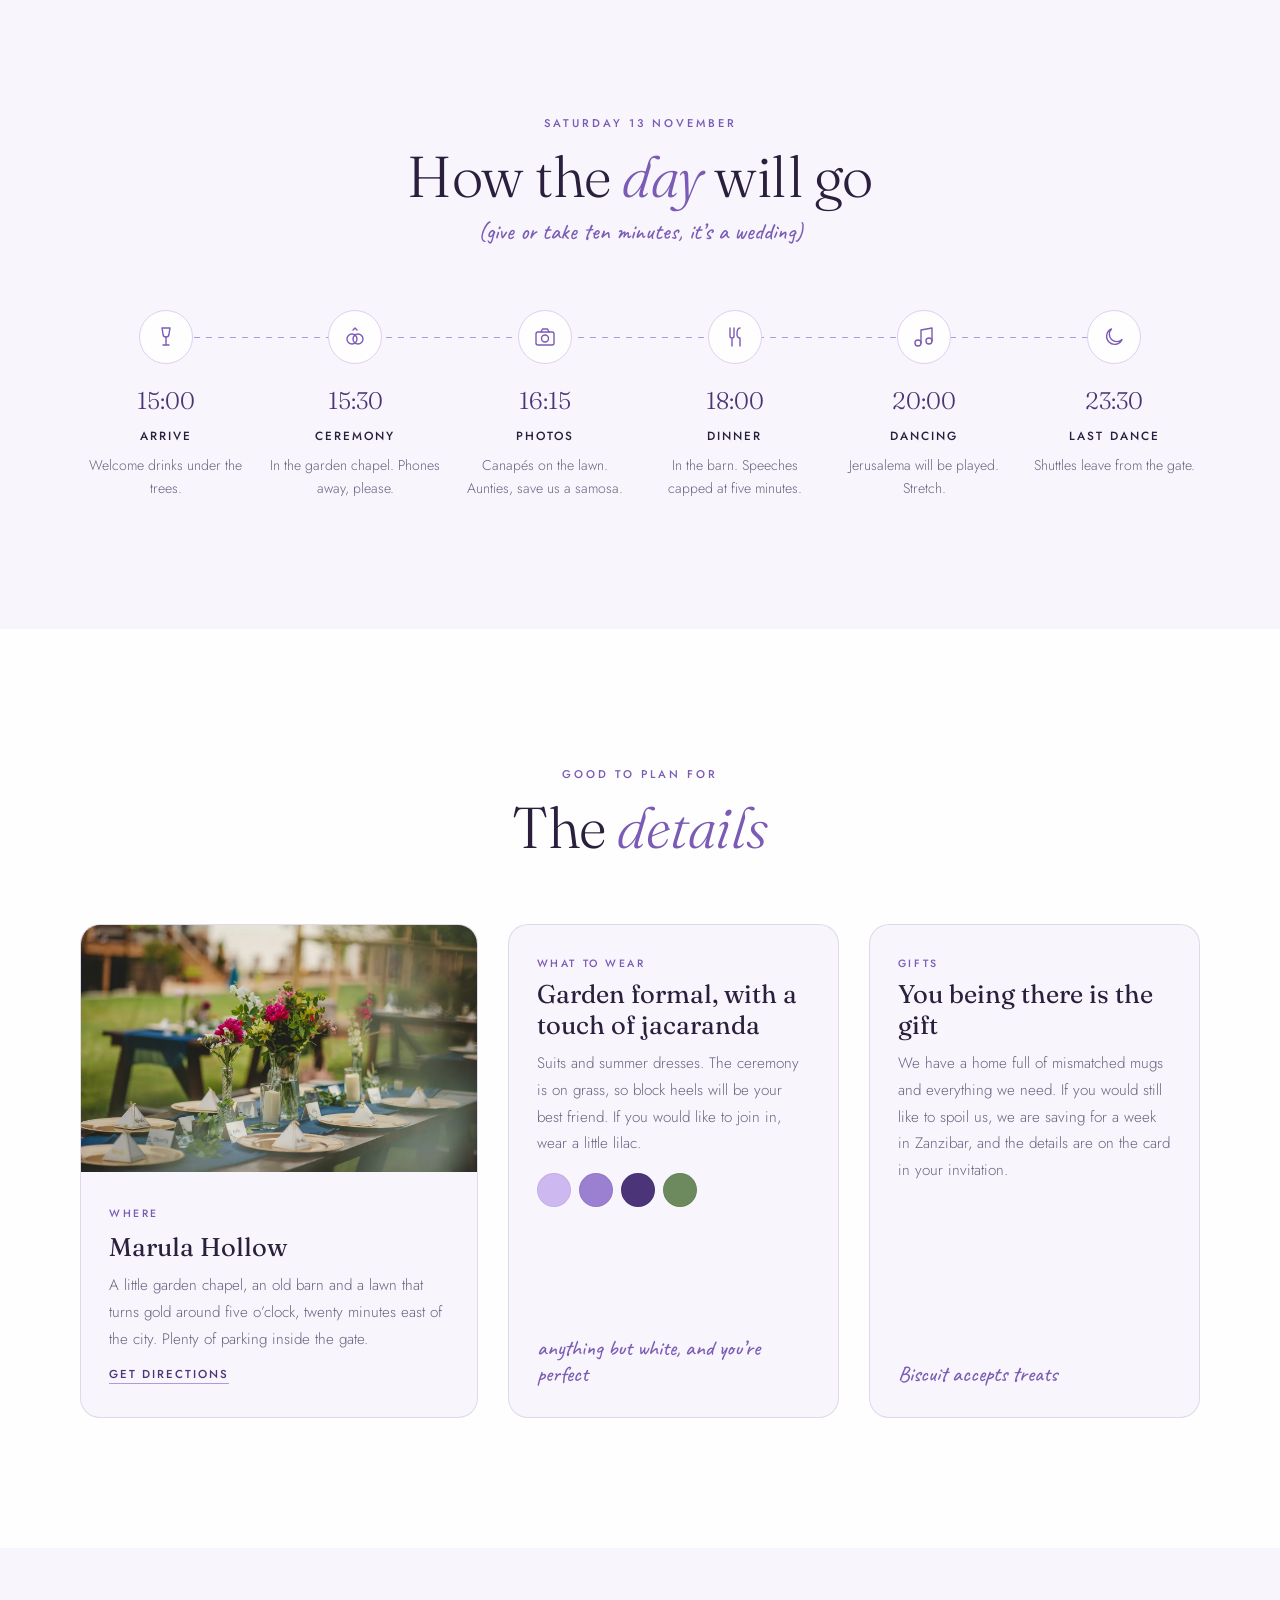
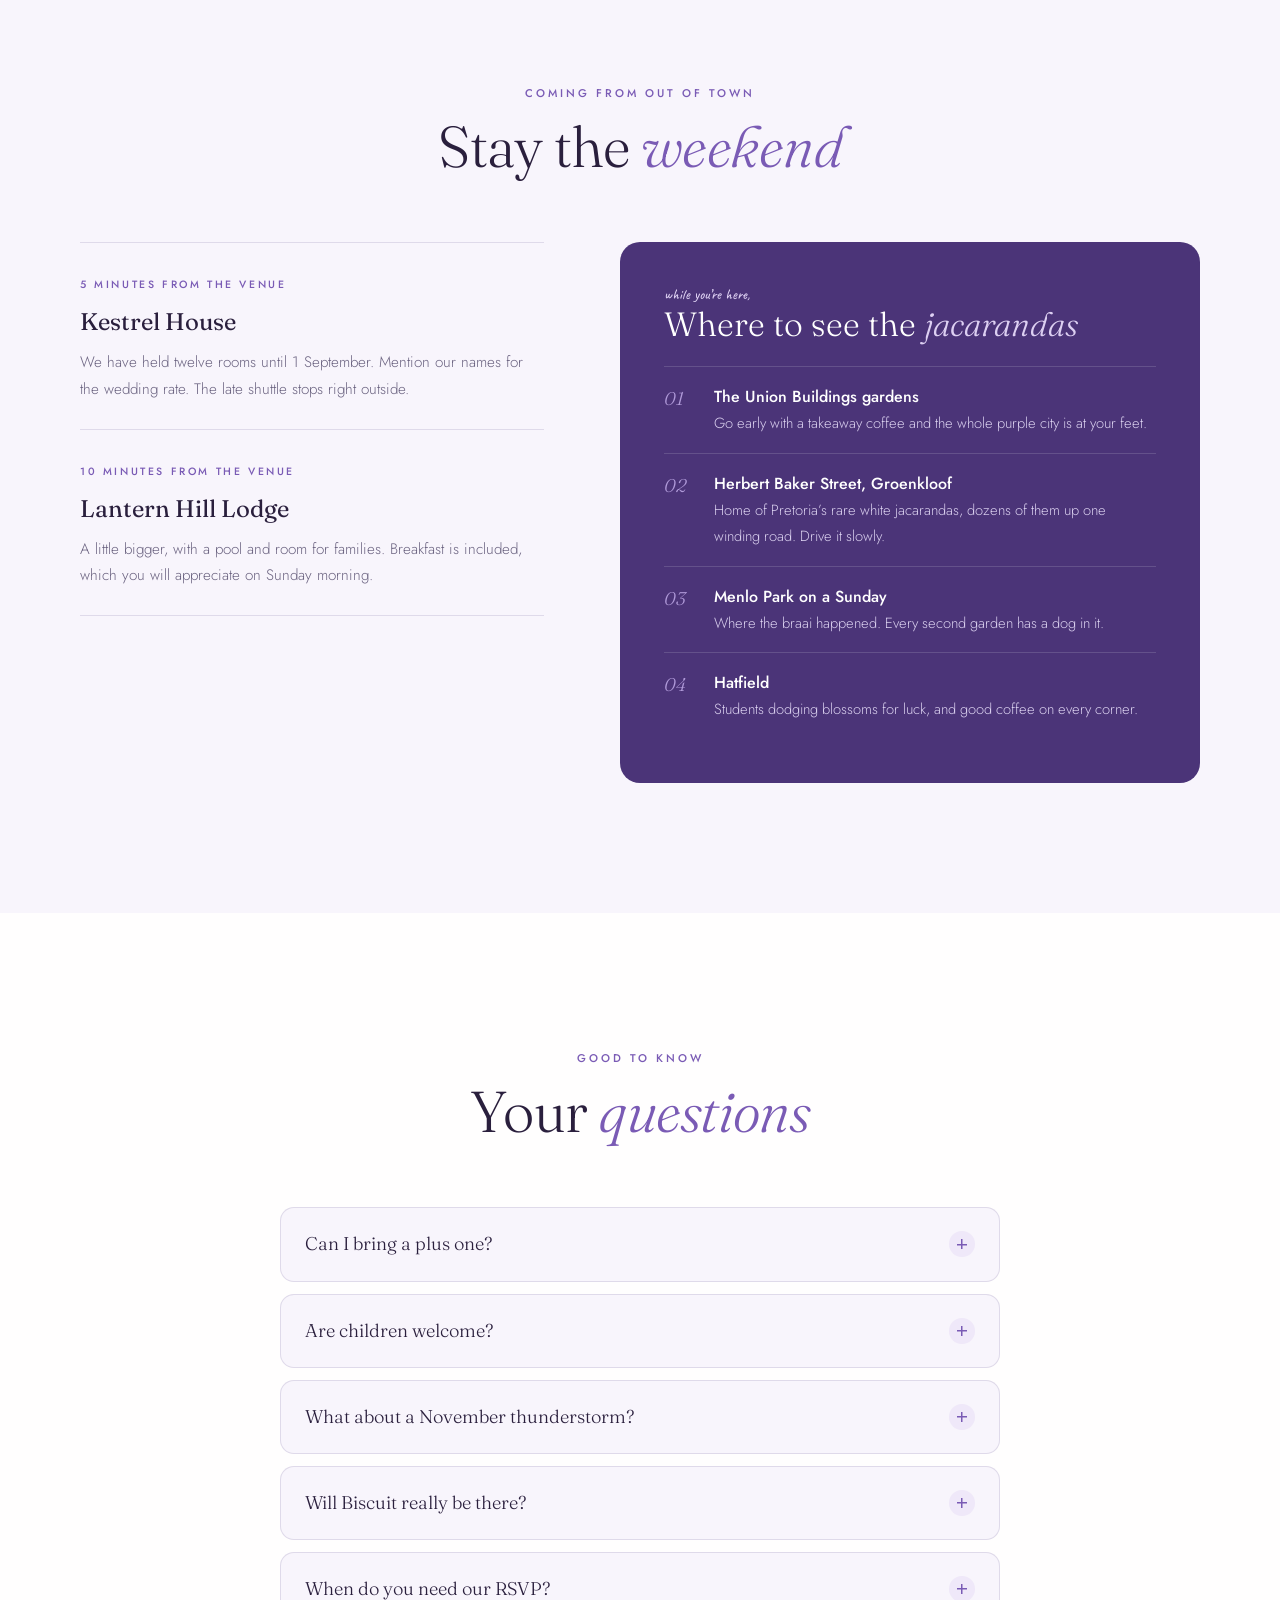
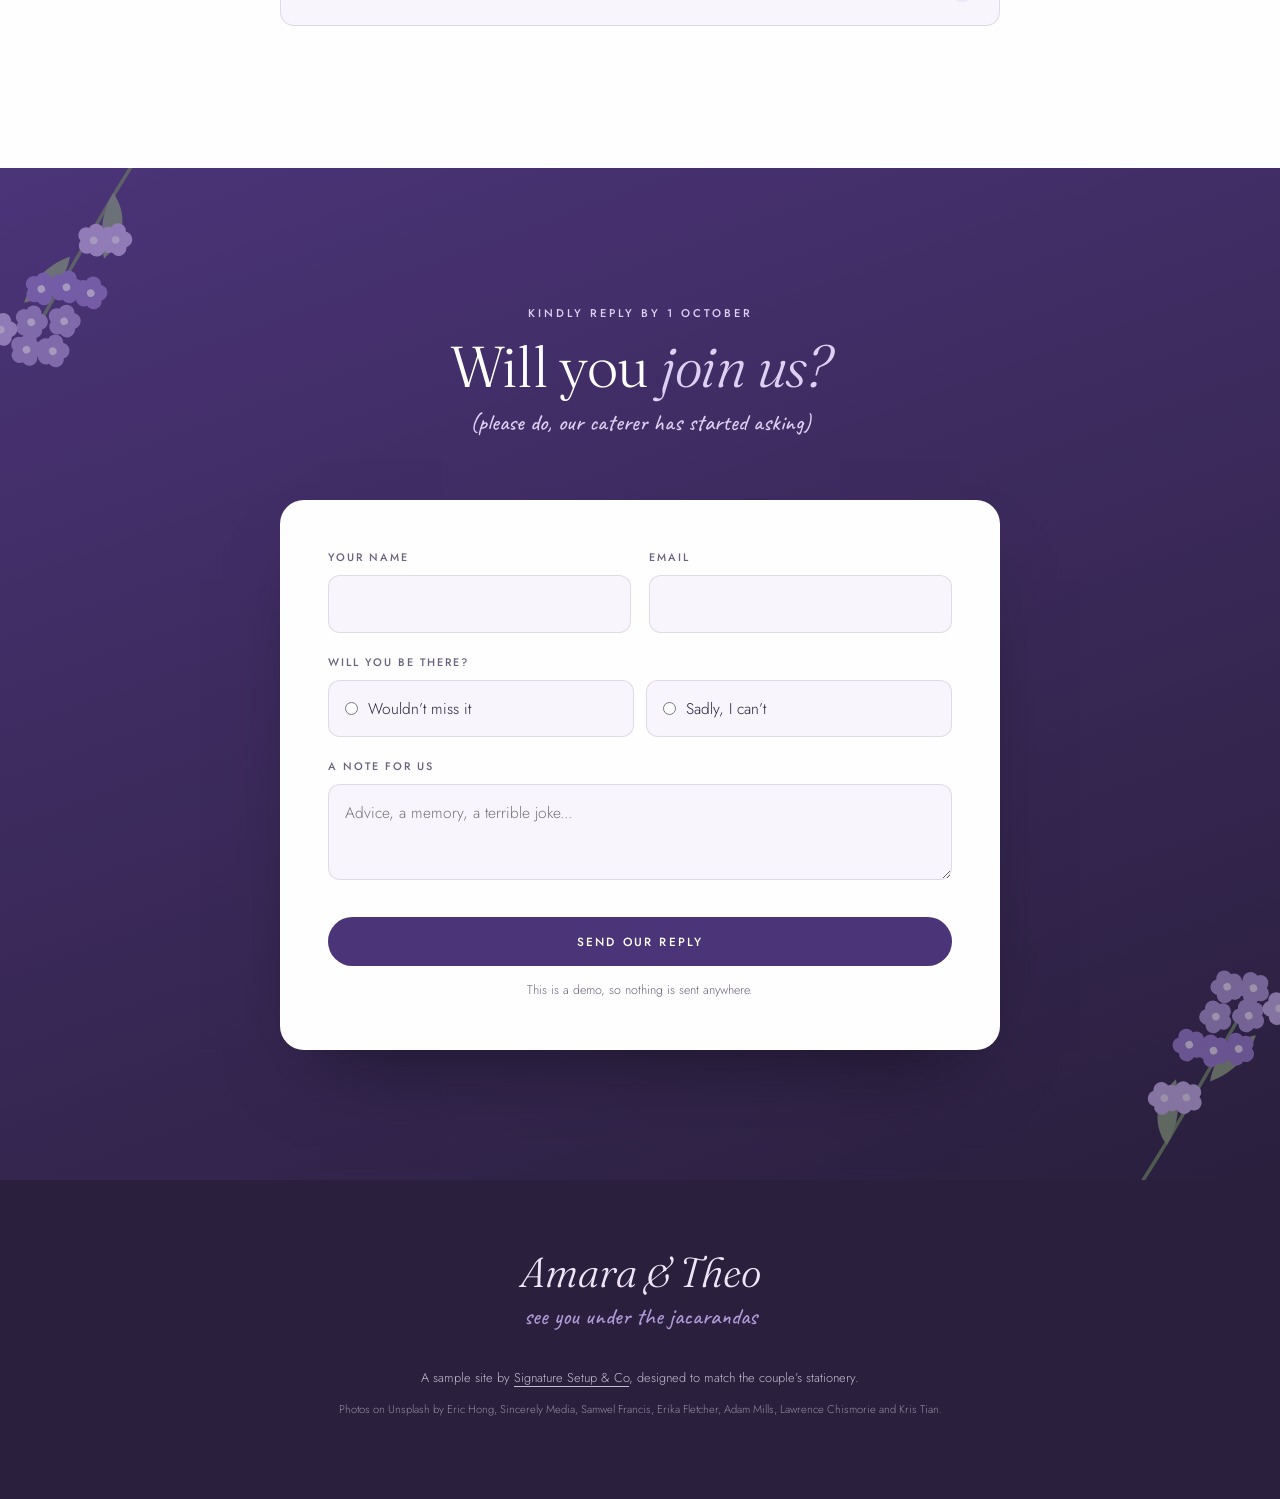
<file: demo/index.html>
<!DOCTYPE html>
<html lang="en-ZA">
<head>
    <meta charset="UTF-8">
    <meta name="viewport" content="width=device-width, initial-scale=1.0">
    <title>Amara &amp; Theo &middot; 13 November 2027 &middot; Sample wedding website</title>
    <!-- A sample site: the couple, venue and guesthouses are fictional, so it
         must never be indexed or listed in sitemap.xml.
         Theme: jacaranda season. Pretoria turns purple every November. -->
    <meta name="robots" content="noindex">
    <meta name="description" content="A sample wedding website by Signature Setup &amp; Co. The couple and venue are fictional.">
    <meta name="theme-color" content="#4b3478">
    <link rel="icon" href="../media/logo.svg" type="image/svg+xml">
    <link rel="preconnect" href="https://fonts.googleapis.com">
    <link rel="preconnect" href="https://fonts.gstatic.com" crossorigin>
    <link href="https://fonts.googleapis.com/css2?family=Caveat:wght@500&family=Fraunces:ital,opsz,wght@0,9..144,300;0,9..144,400;1,9..144,300;1,9..144,400&family=Jost:wght@300;400;500&display=swap" rel="stylesheet">
    <style>
        :root {
            --mist: #f8f5fc;
            --white: #fffefe;
            --lilac-100: #efe8f9;
            --lilac-200: #ddd0f2;
            --lilac-400: #b09ad9;
            --violet: #7a5bb5;
            --violet-deep: #4b3478;
            --plum: #2a1f3d;
            --leaf: #6d8a5f;
            --muted: #6b6380;
            --line: rgba(75, 52, 120, 0.14);
            --serif: 'Fraunces', Georgia, serif;
            --sans: 'Jost', system-ui, sans-serif;
            --hand: 'Caveat', cursive;
            --radius: 20px;
            --demo-bar: 44px;
        }

        *, *::before, *::after { box-sizing: border-box; margin: 0; padding: 0; }

        html { scroll-behavior: smooth; scroll-padding-top: calc(var(--demo-bar) + 70px); }
        @media (prefers-reduced-motion: reduce) { html { scroll-behavior: auto; } }

        body {
            font-family: var(--sans);
            font-weight: 300;
            color: var(--plum);
            background-color: var(--mist);
            line-height: 1.75;
            -webkit-font-smoothing: antialiased;
        }

        img { display: block; max-width: 100%; height: auto; }
        a { color: inherit; }
        p + p { margin-top: 1rem; }

        .hand { font-family: var(--hand); font-weight: 500; font-size: 1.45rem; line-height: 1.2; color: var(--violet); }

        .sr-only {
            position: absolute; width: 1px; height: 1px; overflow: hidden;
            clip: rect(0 0 0 0); white-space: nowrap;
        }

        /* ---------- Demo bar: always says what this is ---------- */
        .demo-bar {
            position: fixed;
            inset: 0 0 auto 0;
            z-index: 60;
            height: var(--demo-bar);
            display: flex;
            align-items: center;
            justify-content: center;
            gap: 14px;
            padding: 0 16px;
            background-color: #16111f;
            color: #ece6f6;
            font-size: 0.72rem;
            letter-spacing: 0.4px;
        }

        .demo-bar p { white-space: nowrap; overflow: hidden; text-overflow: ellipsis; }
        .demo-bar strong { font-weight: 500; color: #fff; }

        .demo-bar a {
            flex-shrink: 0;
            padding: 6px 14px;
            border: 1px solid rgba(236, 230, 246, 0.4);
            border-radius: 999px;
            text-decoration: none;
            font-size: 0.66rem;
            letter-spacing: 1.4px;
            text-transform: uppercase;
        }

        .demo-bar a:hover { background-color: rgba(236, 230, 246, 0.12); }
        @media (max-width: 560px) { .demo-bar .long { display: none; } }

        /* ---------- Nav: brand left, links right; a menu on phones ---------- */
        .site-nav {
            position: sticky;
            top: var(--demo-bar);
            z-index: 50;
            margin-top: var(--demo-bar);
            background-color: rgba(248, 245, 252, 0.9);
            -webkit-backdrop-filter: blur(12px);
            backdrop-filter: blur(12px);
            border-bottom: 1px solid var(--line);
        }

        .nav-inner {
            display: flex;
            align-items: center;
            justify-content: space-between;
            max-width: 1180px;
            height: 64px;
            margin: 0 auto;
            padding: 0 24px;
        }

        .nav-brand {
            font-family: var(--serif);
            font-style: italic;
            font-size: 1.35rem;
            text-decoration: none;
            color: var(--violet-deep);
        }

        .nav-brand span { color: var(--lilac-400); padding: 0 3px; }

        .site-nav ul { display: flex; gap: clamp(18px, 2.6vw, 34px); list-style: none; }

        .site-nav ul a {
            font-size: 0.72rem;
            font-weight: 400;
            letter-spacing: 2px;
            text-transform: uppercase;
            text-decoration: none;
            color: var(--muted);
            transition: color 0.2s ease;
        }

        .site-nav ul a:hover { color: var(--violet); }

        .site-nav ul a.rsvp-link {
            padding: 9px 18px;
            border-radius: 999px;
            background-color: var(--violet-deep);
            color: #fff;
        }

        .site-nav ul a.rsvp-link:hover { background-color: var(--violet); color: #fff; }

        .nav-toggle { display: none; }

        @media (max-width: 820px) {
            .nav-inner { height: 58px; padding: 0 18px; }

            .nav-toggle {
                display: inline-flex;
                align-items: center;
                gap: 10px;
                padding: 8px 2px;
                background: none;
                border: 0;
                font-family: var(--sans);
                font-size: 0.7rem;
                font-weight: 500;
                letter-spacing: 2.2px;
                text-transform: uppercase;
                color: var(--violet-deep);
                cursor: pointer;
            }

            .nav-toggle .bars { position: relative; width: 20px; height: 10px; }

            .nav-toggle .bars::before,
            .nav-toggle .bars::after {
                content: "";
                position: absolute;
                left: 0;
                right: 0;
                height: 1.5px;
                background-color: currentColor;
                transition: transform 0.3s ease, top 0.3s ease;
            }

            .nav-toggle .bars::before { top: 0; }
            .nav-toggle .bars::after { top: 8.5px; }
            .nav-toggle[aria-expanded="true"] .bars::before { top: 4.25px; transform: rotate(45deg); }
            .nav-toggle[aria-expanded="true"] .bars::after { top: 4.25px; transform: rotate(-45deg); }

            .site-nav ul {
                position: absolute;
                top: 100%;
                left: 0;
                right: 0;
                display: block;
                padding: 6px 0 16px;
                background-color: var(--mist);
                border-bottom: 1px solid var(--line);
                box-shadow: 0 18px 30px -18px rgba(42, 31, 61, 0.35);
                opacity: 0;
                visibility: hidden;
                transform: translateY(-6px);
                transition: opacity 0.25s ease, transform 0.25s ease, visibility 0s linear 0.25s;
            }

            .site-nav.open ul { opacity: 1; visibility: visible; transform: none; transition-delay: 0s; }

            .site-nav ul a { display: block; padding: 14px 20px; font-size: 0.8rem; border-bottom: 1px solid var(--line); }
            .site-nav ul a.rsvp-link { margin: 14px 20px 0; text-align: center; border: 0; }
            .site-nav li:nth-last-child(2) a { border-bottom: 0; }
        }

        /* ---------- Hero: under the jacarandas ---------- */
        .hero {
            position: relative;
            isolation: isolate;
            overflow: hidden;
            min-height: calc(100svh - var(--demo-bar) - 64px);
            display: grid;
            place-items: center;
            padding: 90px 20px 150px;
            text-align: center;
            color: #fff;
        }

        .hero-bg {
            position: absolute;
            inset: 0;
            z-index: -2;
            width: 100%;
            height: 100%;
            object-fit: cover;
            object-position: center 70%;
        }

        @media (min-width: 761px) { .hero-bg { object-position: center; } }

        .hero::after {
            content: "";
            position: absolute;
            inset: 0;
            z-index: -1;
            background:
                radial-gradient(70% 60% at 50% 45%, rgba(42, 31, 61, 0.15), rgba(42, 31, 61, 0.55)),
                linear-gradient(180deg, rgba(75, 52, 120, 0.55) 0%, rgba(75, 52, 120, 0.35) 45%, rgba(42, 31, 61, 0.85) 100%);
        }

        .hero-kicker {
            font-size: 0.74rem;
            font-weight: 400;
            letter-spacing: 5px;
            text-transform: uppercase;
            color: var(--lilac-200);
        }

        .hero h1 {
            margin: 20px 0 10px;
            font-family: var(--serif);
            font-weight: 300;
            font-size: clamp(3.6rem, 12vw, 9rem);
            line-height: 0.92;
            letter-spacing: -2px;
        }

        .hero h1 em { font-style: italic; }

        .hero h1 .amp {
            display: block;
            margin: 6px 0;
            font-size: 0.42em;
            font-style: italic;
            color: var(--lilac-200);
            letter-spacing: 0;
        }

        .hero-line {
            font-family: var(--serif);
            font-style: italic;
            font-weight: 300;
            font-size: clamp(1.2rem, 2.6vw, 1.6rem);
            color: #f1ebfb;
        }

        .date-pill {
            display: inline-flex;
            flex-wrap: wrap;
            justify-content: center;
            align-items: center;
            gap: 10px 18px;
            margin-top: 28px;
            padding: 12px 26px;
            border: 1px solid rgba(255, 255, 255, 0.4);
            border-radius: 999px;
            background-color: rgba(255, 255, 255, 0.08);
            -webkit-backdrop-filter: blur(6px);
            backdrop-filter: blur(6px);
            font-size: 0.78rem;
            letter-spacing: 3px;
            text-transform: uppercase;
        }

        .date-pill .dot { width: 5px; height: 5px; border-radius: 50%; background-color: var(--lilac-400); }

        .countdown {
            display: flex;
            justify-content: center;
            gap: clamp(22px, 5vw, 48px);
            margin-top: 34px;
            list-style: none;
        }

        .countdown .num {
            display: block;
            font-family: var(--serif);
            font-weight: 300;
            font-size: clamp(2rem, 5vw, 2.8rem);
            line-height: 1;
        }

        .countdown .unit {
            font-size: 0.6rem;
            letter-spacing: 2.6px;
            text-transform: uppercase;
            color: var(--lilac-200);
        }

        .hero-actions { display: flex; flex-wrap: wrap; justify-content: center; gap: 12px; margin-top: 36px; }

        /* falling petals: decorative only, and still for anyone who asks for less motion */
        .petals { position: absolute; inset: 0; z-index: -1; pointer-events: none; overflow: hidden; }

        .petals span {
            position: absolute;
            top: -30px;
            width: 14px;
            height: 10px;
            border-radius: 60% 40% 60% 40%;
            background: linear-gradient(135deg, #cdb8f0, #9b7fd1);
            opacity: 0.85;
        }

        @media (prefers-reduced-motion: no-preference) {
            .petals span { animation: fall linear infinite; }
            @keyframes fall {
                0%   { transform: translate3d(0, -40px, 0) rotate(0deg); }
                50%  { transform: translate3d(40px, 50vh, 0) rotate(180deg); }
                100% { transform: translate3d(-20px, 105vh, 0) rotate(360deg); }
            }
        }

        @media (prefers-reduced-motion: reduce) {
            .petals span { top: auto; }
        }

        /* ---------- Buttons ---------- */
        .btn {
            display: inline-block;
            padding: 15px 32px;
            border: 1px solid transparent;
            border-radius: 999px;
            font-family: var(--sans);
            font-size: 0.74rem;
            font-weight: 500;
            letter-spacing: 2.2px;
            text-transform: uppercase;
            text-decoration: none;
            cursor: pointer;
            transition: background-color 0.25s ease, color 0.25s ease, border-color 0.25s ease, transform 0.25s ease;
        }

        .btn:hover { transform: translateY(-2px); }
        .btn-white { background-color: #fff; color: var(--violet-deep); }
        .btn-glass { border-color: rgba(255, 255, 255, 0.6); color: #fff; background: rgba(255, 255, 255, 0.06); }
        .btn-glass:hover { background-color: rgba(255, 255, 255, 0.16); }
        .btn-violet { background-color: var(--violet-deep); color: #fff; }
        .btn-violet:hover { background-color: var(--violet); }

        .btn:focus-visible, .site-nav a:focus-visible, .nav-toggle:focus-visible, summary:focus-visible {
            outline: 2px solid var(--violet);
            outline-offset: 3px;
        }

        /* ---------- Sections ---------- */
        section { padding: clamp(80px, 11vw, 130px) 20px; }
        .wrap { max-width: 1120px; margin: 0 auto; }
        .narrow { max-width: 720px; margin: 0 auto; }

        .eyebrow {
            display: inline-flex;
            align-items: center;
            gap: 10px;
            font-size: 0.7rem;
            font-weight: 500;
            letter-spacing: 3px;
            text-transform: uppercase;
            color: var(--violet);
        }

        .eyebrow svg { width: 18px; height: 18px; }

        .title {
            font-family: var(--serif);
            font-weight: 300;
            font-size: clamp(2.3rem, 5.6vw, 3.6rem);
            line-height: 1.08;
            letter-spacing: -0.5px;
            margin-top: 10px;
        }

        .title em { font-style: italic; color: var(--violet); }

        .head { text-align: center; margin-bottom: clamp(44px, 6vw, 64px); }
        .head .hand { margin-top: 10px; }

        /* ---------- Welcome: the couple photo rises out of the hero ---------- */
        .welcome { padding-top: 0; }

        .welcome-inner {
            display: grid;
            grid-template-columns: auto 1fr;
            gap: clamp(36px, 6vw, 80px);
            align-items: center;
            max-width: 1000px;
            margin: -110px auto 0;
            position: relative;
        }

        .portrait {
            position: relative;
            width: clamp(240px, 28vw, 330px);
        }

        .portrait img {
            width: 100%;
            aspect-ratio: 1;
            object-fit: cover;
            object-position: 62% 20%;
            border-radius: 50%;
            border: 8px solid var(--white);
            box-shadow: 0 30px 60px -30px rgba(42, 31, 61, 0.55);
        }

        .portrait .spray { position: absolute; width: 150px; pointer-events: none; }
        .portrait .spray-a { top: -24px; right: -54px; transform: rotate(18deg); }
        .portrait .spray-b { bottom: -10px; left: -58px; transform: rotate(200deg); }

        .welcome-text { padding-top: 150px; }
        .welcome-text p { font-size: 1.05rem; color: var(--muted); }
        .welcome-text .sign { margin-top: 18px; font-family: var(--hand); font-weight: 500; font-size: 1.9rem; color: var(--violet-deep); }

        @media (max-width: 760px) {
            .welcome-inner { grid-template-columns: 1fr; justify-items: center; text-align: center; margin-top: -100px; }
            .welcome-text { padding-top: 0; }
        }

        /* ---------- Story: three chapters ---------- */
        .story { background-color: var(--white); }

        .chapters {
            display: grid;
            grid-template-columns: repeat(3, minmax(0, 1fr));
            gap: clamp(22px, 3vw, 36px);
        }

        @media (max-width: 900px) { .chapters { grid-template-columns: 1fr; max-width: 520px; margin: 0 auto; } }

        .chapter {
            padding: 18px 18px 30px;
            background-color: var(--mist);
            border: 1px solid var(--line);
            border-radius: var(--radius);
        }

        .chapter-photo {
            position: relative;
            overflow: hidden;
            border-radius: 14px;
        }

        .chapter-photo img { width: 100%; aspect-ratio: 4 / 3; object-fit: cover; transition: transform 0.8s ease; }
        .chapter:hover .chapter-photo img { transform: scale(1.04); }

        .chapter-photo figcaption {
            position: absolute;
            left: 12px;
            bottom: 10px;
            padding: 2px 12px;
            border-radius: 999px;
            background-color: rgba(255, 255, 255, 0.9);
            font-family: var(--hand);
            font-weight: 500;
            font-size: 1.15rem;
            color: var(--violet-deep);
        }

        .chapter-body { padding: 22px 8px 0; }
        .chapter-num { font-size: 0.66rem; font-weight: 500; letter-spacing: 3px; text-transform: uppercase; color: var(--lilac-400); }
        .chapter h3 { font-family: var(--serif); font-weight: 400; font-size: 1.55rem; margin: 4px 0 10px; }
        .chapter p { font-size: 0.95rem; color: var(--muted); }

        /* ---------- Jacaranda band ---------- */
        .band {
            position: relative;
            padding: 0;
            height: clamp(320px, 52vw, 560px);
            overflow: hidden;
        }

        .band img { width: 100%; height: 100%; object-fit: cover; object-position: center 40%; }
        .band picture { display: contents; }
        @media (min-width: 761px) { .band img { object-position: center; } }

        .band::after {
            content: "";
            position: absolute;
            inset: 0;
            background: linear-gradient(180deg, rgba(42, 31, 61, 0) 40%, rgba(42, 31, 61, 0.7) 100%);
        }

        .band-caption {
            position: absolute;
            left: 0;
            right: 0;
            bottom: clamp(24px, 5vw, 56px);
            z-index: 1;
            padding: 0 24px;
            text-align: center;
            color: #fff;
        }

        .band-caption p:first-child { font-family: var(--serif); font-style: italic; font-weight: 300; font-size: clamp(1.6rem, 4vw, 2.6rem); line-height: 1.2; }
        .band-caption .hand { color: var(--lilac-200); margin-top: 6px; }

        /* ---------- The day: a line of stops ---------- */
        .day-line {
            position: relative;
            display: grid;
            grid-template-columns: repeat(6, minmax(0, 1fr));
            gap: 18px;
            list-style: none;
        }

        .day-line::before {
            content: "";
            position: absolute;
            top: 27px;
            left: 8%;
            right: 8%;
            height: 1px;
            background: repeating-linear-gradient(90deg, var(--lilac-400) 0 6px, transparent 6px 12px);
        }

        .stop { position: relative; text-align: center; }

        .stop-icon {
            position: relative;
            display: grid;
            place-items: center;
            width: 54px;
            height: 54px;
            margin: 0 auto 16px;
            border-radius: 50%;
            background-color: var(--white);
            border: 1px solid var(--lilac-200);
            color: var(--violet);
        }

        .stop-icon svg { width: 24px; height: 24px; }

        .stop time { display: block; font-family: var(--serif); font-size: 1.5rem; color: var(--violet-deep); }
        .stop h3 { font-size: 0.74rem; font-weight: 500; letter-spacing: 2px; text-transform: uppercase; margin: 4px 0 8px; }
        .stop p { font-size: 0.88rem; line-height: 1.6; color: var(--muted); }

        @media (max-width: 960px) {
            .day-line { grid-template-columns: 1fr; gap: 0; max-width: 520px; margin: 0 auto; }
            .day-line::before { top: 10px; bottom: 10px; left: 27px; right: auto; width: 1px; height: auto; background: repeating-linear-gradient(180deg, var(--lilac-400) 0 6px, transparent 6px 12px); }
            .stop { display: grid; grid-template-columns: 54px 1fr; column-gap: 20px; text-align: left; padding-bottom: 26px; }
            .stop-icon { margin: 0; grid-row: span 3; }
            .stop time { font-size: 1.3rem; }
        }

        /* ---------- Details: three cards ---------- */
        .details { background-color: var(--white); }

        .detail-grid {
            display: grid;
            grid-template-columns: 1.2fr 1fr 1fr;
            gap: clamp(20px, 2.6vw, 30px);
        }

        @media (max-width: 960px) { .detail-grid { grid-template-columns: 1fr; max-width: 560px; margin: 0 auto; } }

        .detail {
            display: flex;
            flex-direction: column;
            padding: 30px 28px;
            background-color: var(--mist);
            border: 1px solid var(--line);
            border-radius: var(--radius);
        }

        .detail--venue { padding: 0; overflow: hidden; }
        .detail--venue img { width: 100%; aspect-ratio: 16 / 10; object-fit: cover; }
        .detail--venue .detail-body { padding: 26px 28px 30px; }

        .detail .label { font-size: 0.66rem; font-weight: 500; letter-spacing: 2.6px; text-transform: uppercase; color: var(--violet); }
        .detail h3 { font-family: var(--serif); font-weight: 400; font-size: 1.6rem; line-height: 1.2; margin: 6px 0 10px; }
        .detail p { font-size: 0.95rem; color: var(--muted); }
        .detail p.hand { margin-top: auto; padding-top: 14px; font-size: 1.35rem; color: var(--violet); }

        .swatches { display: flex; gap: 8px; margin-top: 16px; list-style: none; }
        .swatches li { width: 34px; height: 34px; border-radius: 50%; box-shadow: inset 0 0 0 1px rgba(0, 0, 0, 0.06); }

        .text-link {
            display: inline-block;
            margin-top: 14px;
            padding: 0;
            border: 0;
            background: none;
            font-family: var(--sans);
            font-size: 0.72rem;
            font-weight: 500;
            letter-spacing: 2px;
            text-transform: uppercase;
            color: var(--violet-deep);
            text-decoration: underline;
            text-decoration-color: var(--lilac-400);
            text-underline-offset: 5px;
            cursor: pointer;
        }

        /* ---------- Travel ---------- */
        .travel-grid {
            display: grid;
            grid-template-columns: 1fr 1.25fr;
            gap: clamp(36px, 6vw, 80px);
            align-items: start;
        }

        @media (max-width: 900px) { .travel-grid { grid-template-columns: 1fr; } }

        .stay { padding: 26px 0; border-bottom: 1px solid var(--line); }
        .stay:first-of-type { border-top: 1px solid var(--line); }
        .stay .label { font-size: 0.66rem; font-weight: 500; letter-spacing: 2.6px; text-transform: uppercase; color: var(--violet); }
        .stay h3 { font-family: var(--serif); font-weight: 400; font-size: 1.5rem; margin: 4px 0 6px; }
        .stay p { font-size: 0.95rem; color: var(--muted); }

        .spots {
            padding: clamp(28px, 4vw, 44px);
            background-color: var(--violet-deep);
            border-radius: var(--radius);
            color: #fff;
        }

        .spots h3 { font-family: var(--serif); font-weight: 300; font-size: clamp(1.6rem, 3.4vw, 2.1rem); line-height: 1.2; }
        .spots h3 em { color: var(--lilac-200); }
        .spots .hand { color: var(--lilac-200); }

        .spots ol { list-style: none; counter-reset: spot; margin-top: 22px; }

        .spots li {
            counter-increment: spot;
            display: grid;
            grid-template-columns: 38px 1fr;
            gap: 12px;
            padding: 16px 0;
            border-top: 1px solid rgba(255, 255, 255, 0.14);
        }

        .spots li::before {
            content: counter(spot, decimal-leading-zero);
            font-family: var(--serif);
            font-style: italic;
            font-size: 1.15rem;
            color: var(--lilac-400);
        }

        .spots strong { display: block; font-weight: 500; }
        .spots p { font-size: 0.92rem; color: #d9cfee; }

        /* ---------- FAQ ---------- */
        .faq { background-color: var(--white); }

        .faq-list details {
            margin-bottom: 12px;
            padding: 0 24px;
            background-color: var(--mist);
            border: 1px solid var(--line);
            border-radius: 14px;
        }

        .faq-list summary {
            display: flex;
            justify-content: space-between;
            align-items: center;
            gap: 16px;
            padding: 20px 0;
            font-family: var(--serif);
            font-size: 1.15rem;
            cursor: pointer;
            list-style: none;
        }

        .faq-list summary::-webkit-details-marker { display: none; }

        .faq-list summary::after {
            content: "";
            flex-shrink: 0;
            width: 26px;
            height: 26px;
            border-radius: 50%;
            background:
                linear-gradient(var(--violet), var(--violet)) center / 10px 1.5px no-repeat,
                linear-gradient(var(--violet), var(--violet)) center / 1.5px 10px no-repeat,
                var(--lilac-100);
        }

        .faq-list details[open] summary::after {
            background: linear-gradient(#fff, #fff) center / 10px 1.5px no-repeat, var(--violet);
        }

        .faq-list details p { padding: 0 0 22px; color: var(--muted); font-size: 0.97rem; }

        /* ---------- RSVP ---------- */
        .rsvp-section {
            position: relative;
            overflow: hidden;
            background: linear-gradient(160deg, var(--violet-deep), var(--plum));
            color: #fff;
        }

        .rsvp-section .title em { color: var(--lilac-200); }
        .rsvp-section .eyebrow { color: var(--lilac-200); }
        .rsvp-section .hand { color: var(--lilac-200); }

        .rsvp-section .spray { position: absolute; width: 260px; opacity: 0.55; pointer-events: none; }
        .rsvp-section .spray-a { top: -30px; left: -40px; transform: rotate(160deg); }
        .rsvp-section .spray-b { bottom: -20px; right: -40px; transform: rotate(-20deg); }
        @media (max-width: 700px) {
            .rsvp-section .spray-a { display: none; }
            .rsvp-section .spray-b { width: 170px; }
        }

        .rsvp-card {
            position: relative;
            padding: clamp(28px, 5vw, 48px);
            background-color: var(--white);
            border-radius: 24px;
            color: var(--plum);
            box-shadow: 0 40px 80px -40px rgba(0, 0, 0, 0.5);
        }

        .field { margin-bottom: 20px; }
        .row { display: grid; grid-template-columns: 1fr 1fr; gap: 18px; }
        @media (max-width: 560px) { .row { grid-template-columns: 1fr; } }

        .field > label, .field legend {
            display: block;
            margin-bottom: 8px;
            font-size: 0.68rem;
            font-weight: 500;
            letter-spacing: 2px;
            text-transform: uppercase;
            color: var(--muted);
        }

        fieldset { border: 0; }

        input[type="text"], input[type="email"], select, textarea {
            width: 100%;
            padding: 14px 16px;
            font: inherit;
            font-size: 0.97rem;
            color: var(--plum);
            background-color: var(--mist);
            border: 1px solid var(--line);
            border-radius: 12px;
        }

        input:focus, select:focus, textarea:focus {
            outline: none;
            border-color: var(--violet);
            box-shadow: 0 0 0 3px var(--lilac-100);
        }

        textarea { resize: vertical; min-height: 96px; }

        .choice { display: flex; gap: 12px; flex-wrap: wrap; }

        .choice label {
            flex: 1;
            min-width: 150px;
            display: flex;
            align-items: center;
            gap: 10px;
            padding: 14px 16px;
            background-color: var(--mist);
            border: 1px solid var(--line);
            border-radius: 12px;
            cursor: pointer;
            font-size: 0.97rem;
        }

        .choice input { accent-color: var(--violet-deep); }
        .choice label:has(input:checked) { border-color: var(--violet); background-color: var(--lilac-100); }

        .attending-only[hidden] { display: none; }
        .rsvp-card .btn { width: 100%; margin-top: 8px; }

        .rsvp-done { text-align: center; padding: 20px 0; }
        .rsvp-done .big { font-family: var(--serif); font-style: italic; font-weight: 300; font-size: 2.2rem; color: var(--violet-deep); line-height: 1.2; }
        .rsvp-done p { color: var(--muted); }

        .demo-flag { display: block; margin-top: 14px; text-align: center; font-size: 0.78rem; color: var(--muted); }

        /* ---------- Footer ---------- */
        footer { padding: 70px 20px 80px; text-align: center; background-color: var(--plum); color: #ece6f6; }
        footer .names { font-family: var(--serif); font-style: italic; font-weight: 300; font-size: 2.6rem; line-height: 1.1; }
        footer .hand { margin-top: 8px; color: var(--lilac-400); }
        footer .made { margin-top: 36px; font-size: 0.8rem; opacity: 0.8; }
        footer .made a { text-underline-offset: 4px; }
        footer .credits { margin-top: 10px; font-size: 0.7rem; opacity: 0.55; }
    </style>
</head>
<body>

<!-- One jacaranda flower, reused for every spray on the page -->
<svg width="0" height="0" style="position:absolute" aria-hidden="true" focusable="false">
    <defs>
        <g id="bloom">
            <circle cx="0" cy="-5" r="4.6"/>
            <circle cx="4.8" cy="-1.5" r="4.6"/>
            <circle cx="3" cy="4.2" r="4.6"/>
            <circle cx="-3" cy="4.2" r="4.6"/>
            <circle cx="-4.8" cy="-1.5" r="4.6"/>
            <circle cx="0" cy="0" r="2.2" fill="#f4eefc"/>
        </g>
        <g id="spray">
            <path d="M8 118 C40 96 70 70 132 18" fill="none" stroke="#6d8a5f" stroke-width="2" stroke-linecap="round"/>
            <path d="M52 86 C48 70 56 58 70 52 C68 66 62 78 52 86Z M88 60 C96 46 110 42 122 44 C114 54 102 60 88 60Z" fill="#8aa37b"/>
            <g fill="#b09ad9"><use href="#bloom" x="130" y="18"/><use href="#bloom" x="116" y="12"/><use href="#bloom" x="122" y="32"/><use href="#bloom" x="104" y="26"/></g>
            <g fill="#9b7fd1"><use href="#bloom" x="96" y="44"/><use href="#bloom" x="110" y="48"/><use href="#bloom" x="84" y="36"/></g>
            <g fill="#cdb8f0"><use href="#bloom" x="72" y="64"/><use href="#bloom" x="60" y="60"/><use href="#bloom" x="140" y="34"/></g>
        </g>
    </defs>
</svg>

<div class="demo-bar" role="note">
    <p><strong>Sample website</strong><span class="long"> by Signature Setup &amp; Co &middot; the couple and venue are fictional</span></p>
    <a href="../websites.html">Back to Websites</a>
</div>

<nav class="site-nav" aria-label="Sections">
    <div class="nav-inner">
        <a href="#top" class="nav-brand" aria-label="Amara and Theo, back to top">Amara<span>&amp;</span>Theo</a>
        <button type="button" class="nav-toggle" aria-expanded="false" aria-controls="navList">
            <span class="bars" aria-hidden="true"></span>Menu
        </button>
        <ul id="navList">
            <li><a href="#story">Our Story</a></li>
            <li><a href="#day">The Day</a></li>
            <li><a href="#details">Details</a></li>
            <li><a href="#travel">Travel</a></li>
            <li><a href="#faq">Questions</a></li>
            <li><a href="#rsvp" class="rsvp-link">RSVP</a></li>
        </ul>
    </div>
</nav>

<main>

<header class="hero" id="top">
    <!-- Landscape crops for wider screens; the portrait original would be
         upscaled and blurred there. Phones keep the portrait. -->
    <picture>
        <source media="(min-width: 761px)" srcset="img/jacaranda-sky-1600.webp 1600w, img/jacaranda-sky-2400.webp 2400w" sizes="100vw">
        <img class="hero-bg" src="img/jacaranda-sky.webp" alt="" width="1200" height="1800" fetchpriority="high">
    </picture>
    <div class="petals" aria-hidden="true">
        <span style="left:6%;animation-duration:13s;animation-delay:-2s"></span>
        <span style="left:15%;animation-duration:17s;animation-delay:-9s;transform:scale(.8)"></span>
        <span style="left:24%;animation-duration:12s;animation-delay:-5s"></span>
        <span style="left:33%;animation-duration:19s;animation-delay:-12s"></span>
        <span style="left:44%;animation-duration:15s;animation-delay:-1s"></span>
        <span style="left:53%;animation-duration:18s;animation-delay:-7s"></span>
        <span style="left:62%;animation-duration:14s;animation-delay:-11s"></span>
        <span style="left:71%;animation-duration:16s;animation-delay:-4s"></span>
        <span style="left:80%;animation-duration:12s;animation-delay:-8s"></span>
        <span style="left:88%;animation-duration:20s;animation-delay:-14s"></span>
        <span style="left:95%;animation-duration:15s;animation-delay:-6s"></span>
    </div>
    <div>
        <p class="hero-kicker">Together with their families</p>
        <h1><em>Amara</em><span class="amp">and</span><em>Theo</em></h1>
        <p class="hero-line">are getting married in jacaranda season</p>
        <p class="date-pill"><span>Saturday 13 November 2027</span><span class="dot" aria-hidden="true"></span><span>Pretoria East</span></p>
        <ul class="countdown" id="countdown" aria-label="Time until the wedding">
            <li><span class="num" data-unit="days">&ndash;</span><span class="unit">Days</span></li>
            <li><span class="num" data-unit="hours">&ndash;</span><span class="unit">Hours</span></li>
            <li><span class="num" data-unit="minutes">&ndash;</span><span class="unit">Minutes</span></li>
        </ul>
        <div class="hero-actions">
            <a href="#rsvp" class="btn btn-white">RSVP by 1 October</a>
            <button type="button" class="btn btn-glass" id="addToCalendar">Save the date</button>
        </div>
    </div>
</header>

<!-- WELCOME -->
<section class="welcome" aria-labelledby="welcomeTitle">
    <div class="welcome-inner">
        <figure class="portrait">
            <img src="img/couple.webp" alt="Amara and Theo in a garden" width="1400" height="1762">
            <svg class="spray spray-a" viewBox="0 0 150 124" aria-hidden="true"><use href="#spray"/></svg>
            <svg class="spray spray-b" viewBox="0 0 150 124" aria-hidden="true"><use href="#spray"/></svg>
        </figure>
        <div class="welcome-text">
            <span class="eyebrow">Why November</span>
            <h2 class="title" id="welcomeTitle">When the whole city <em>turns purple</em></h2>
            <p>We both grew up under these trees. Every November, Pretoria&rsquo;s streets go soft and purple,
            and every student in the city swears that a blossom landing on your head means you will pass your
            exams. We couldn&rsquo;t think of a better time to promise each other forever.</p>
            <p>This little site has everything you need for the day. Mostly, though, we just want you there.</p>
            <p class="sign">Amara &amp; Theo</p>
        </div>
    </div>
</section>

<!-- STORY -->
<section class="story" id="story">
    <div class="wrap">
        <div class="head">
            <span class="eyebrow">How we got here</span>
            <h2 class="title">Our story, <em>in three chapters</em></h2>
        </div>
        <div class="chapters">
            <article class="chapter">
                <figure class="chapter-photo">
                    <img src="img/snap-braai.webp" alt="Flames over the coals of a braai" width="640" height="640" loading="lazy" decoding="async">
                    <figcaption>Menlo Park, 2019</figcaption>
                </figure>
                <div class="chapter-body">
                    <p class="chapter-num">Chapter one</p>
                    <h3>The braai</h3>
                    <p>We met at a friend&rsquo;s birthday braai. Theo was on the fire, and Amara was the only guest
                    who offered to help, mostly because she didn&rsquo;t trust him with the chops. We talked until
                    the coals went cold, then waited two whole weeks for the other one to message first.</p>
                </div>
            </article>
            <article class="chapter">
                <figure class="chapter-photo">
                    <img src="img/snap-flight.webp" alt="An aeroplane wing at dusk through the window" width="640" height="640" loading="lazy" decoding="async">
                    <figcaption>CPT &rarr; JNB, again</figcaption>
                </figure>
                <div class="chapter-body">
                    <p class="chapter-num">Chapter two</p>
                    <h3>The distance</h3>
                    <p>A year in, Theo took a job in Cape Town. Eighteen months of Sunday-night video calls and
                    early flights booked on sale taught us we would rather be tired together than apart. He came
                    home in 2022, and we moved into a small place with a garden.</p>
                </div>
            </article>
            <article class="chapter">
                <figure class="chapter-photo">
                    <img src="img/snap-biscuit.webp" alt="Biscuit, a brown rescue dog, lying on the grass" width="640" height="640" loading="lazy" decoding="async">
                    <figcaption>Biscuit, witness</figcaption>
                </figure>
                <div class="chapter-body">
                    <p class="chapter-num">Chapter three</p>
                    <h3>The question</h3>
                    <p>Theo carried the ring for three weeks waiting for the perfect moment. In the end he asked
                    halfway up our Saturday trail while Biscuit, our rescue pup, tried to eat a stick. Amara said
                    yes before he had finished the question.</p>
                </div>
            </article>
        </div>
    </div>
</section>

<!-- JACARANDA BAND -->
<section class="band" aria-label="Jacaranda season in Pretoria">
    <picture>
        <source media="(min-width: 761px)" srcset="img/jacaranda-street-1600.webp 1600w, img/jacaranda-street-2400.webp 2400w" sizes="100vw">
        <img src="img/jacaranda-street.webp" alt="A Pretoria street lined with jacaranda trees in full purple bloom" width="1200" height="800" loading="lazy" decoding="async">
    </picture>
    <div class="band-caption">
        <p>Pretoria, every November</p>
        <p class="hand">and this year, our wedding</p>
    </div>
</section>

<!-- THE DAY -->
<section id="day">
    <div class="wrap">
        <div class="head">
            <span class="eyebrow">Saturday 13 November</span>
            <h2 class="title">How the <em>day</em> will go</h2>
            <p class="hand">(give or take ten minutes, it&rsquo;s a wedding)</p>
        </div>
        <ol class="day-line">
            <li class="stop">
                <span class="stop-icon" aria-hidden="true"><svg viewBox="0 0 24 24" fill="none" stroke="currentColor" stroke-width="1.4" stroke-linecap="round" stroke-linejoin="round"><path d="M8 3h8l-1 6a3 3 0 0 1-6 0L8 3z"/><path d="M12 12v8M9 20h6"/></svg></span>
                <time>15:00</time><h3>Arrive</h3><p>Welcome drinks under the trees.</p>
            </li>
            <li class="stop">
                <span class="stop-icon" aria-hidden="true"><svg viewBox="0 0 24 24" fill="none" stroke="currentColor" stroke-width="1.4" stroke-linecap="round" stroke-linejoin="round"><circle cx="9" cy="14" r="5"/><circle cx="15" cy="14" r="5"/><path d="M10 5l2-2 2 2"/></svg></span>
                <time>15:30</time><h3>Ceremony</h3><p>In the garden chapel. Phones away, please.</p>
            </li>
            <li class="stop">
                <span class="stop-icon" aria-hidden="true"><svg viewBox="0 0 24 24" fill="none" stroke="currentColor" stroke-width="1.4" stroke-linecap="round" stroke-linejoin="round"><rect x="3" y="7" width="18" height="13" rx="2"/><circle cx="12" cy="13.5" r="3.5"/><path d="M8 7l1.5-3h5L16 7"/></svg></span>
                <time>16:15</time><h3>Photos</h3><p>Canap&eacute;s on the lawn. Aunties, save us a samosa.</p>
            </li>
            <li class="stop">
                <span class="stop-icon" aria-hidden="true"><svg viewBox="0 0 24 24" fill="none" stroke="currentColor" stroke-width="1.4" stroke-linecap="round" stroke-linejoin="round"><path d="M7 3v8a2 2 0 0 0 4 0V3M9 13v8M17 3c-2 0-3 3-3 6s1 4 3 4v8"/></svg></span>
                <time>18:00</time><h3>Dinner</h3><p>In the barn. Speeches capped at five minutes.</p>
            </li>
            <li class="stop">
                <span class="stop-icon" aria-hidden="true"><svg viewBox="0 0 24 24" fill="none" stroke="currentColor" stroke-width="1.4" stroke-linecap="round" stroke-linejoin="round"><path d="M9 18V5l11-2v13"/><circle cx="6" cy="18" r="3"/><circle cx="17" cy="16" r="3"/></svg></span>
                <time>20:00</time><h3>Dancing</h3><p>Jerusalema will be played. Stretch.</p>
            </li>
            <li class="stop">
                <span class="stop-icon" aria-hidden="true"><svg viewBox="0 0 24 24" fill="none" stroke="currentColor" stroke-width="1.4" stroke-linecap="round" stroke-linejoin="round"><path d="M20 14.5A8 8 0 1 1 9.5 4a6.5 6.5 0 0 0 10.5 10.5z"/></svg></span>
                <time>23:30</time><h3>Last dance</h3><p>Shuttles leave from the gate.</p>
            </li>
        </ol>
    </div>
</section>

<!-- DETAILS -->
<section class="details" id="details">
    <div class="wrap">
        <div class="head">
            <span class="eyebrow">Good to plan for</span>
            <h2 class="title">The <em>details</em></h2>
        </div>
        <div class="detail-grid">
            <article class="detail detail--venue">
                <img src="img/reception.webp" alt="Garden reception tables set with flowers and candles" width="1400" height="935" loading="lazy" decoding="async">
                <div class="detail-body">
                    <span class="label">Where</span>
                    <h3>Marula Hollow</h3>
                    <p>A little garden chapel, an old barn and a lawn that turns gold around five o&rsquo;clock,
                    twenty minutes east of the city. Plenty of parking inside the gate.</p>
                    <button type="button" class="text-link" data-demo-note="On a real site this opens the venue in Google Maps.">Get directions</button>
                </div>
            </article>
            <article class="detail">
                <span class="label">What to wear</span>
                <h3>Garden formal, with a touch of jacaranda</h3>
                <p>Suits and summer dresses. The ceremony is on grass, so block heels will be your best friend.
                If you would like to join in, wear a little lilac.</p>
                <ul class="swatches" aria-label="Wedding colours: lilac, violet, deep purple and leaf green">
                    <li style="background:#cdb8f0"></li>
                    <li style="background:#9b7fd1"></li>
                    <li style="background:#4b3478"></li>
                    <li style="background:#6d8a5f"></li>
                </ul>
                <p class="hand">anything but white, and you&rsquo;re perfect</p>
            </article>
            <article class="detail">
                <span class="label">Gifts</span>
                <h3>You being there is the gift</h3>
                <p>We have a home full of mismatched mugs and everything we need. If you would still like to
                spoil us, we are saving for a week in Zanzibar, and the details are on the card in your
                invitation.</p>
                <p class="hand">Biscuit accepts treats</p>
            </article>
        </div>
    </div>
</section>

<!-- TRAVEL -->
<section id="travel">
    <div class="wrap">
        <div class="head">
            <span class="eyebrow">Coming from out of town</span>
            <h2 class="title">Stay the <em>weekend</em></h2>
        </div>
        <div class="travel-grid">
            <div>
                <article class="stay">
                    <span class="label">5 minutes from the venue</span>
                    <h3>Kestrel House</h3>
                    <p>We have held twelve rooms until 1 September. Mention our names for the wedding rate. The
                    late shuttle stops right outside.</p>
                </article>
                <article class="stay">
                    <span class="label">10 minutes from the venue</span>
                    <h3>Lantern Hill Lodge</h3>
                    <p>A little bigger, with a pool and room for families. Breakfast is included, which you will
                    appreciate on Sunday morning.</p>
                </article>
            </div>
            <div class="spots">
                <p class="hand">while you&rsquo;re here,</p>
                <h3>Where to see the <em>jacarandas</em></h3>
                <ol>
                    <li><div><strong>The Union Buildings gardens</strong><p>Go early with a takeaway coffee and the whole purple city is at your feet.</p></div></li>
                    <li><div><strong>Herbert Baker Street, Groenkloof</strong><p>Home of Pretoria&rsquo;s rare white jacarandas, dozens of them up one winding road. Drive it slowly.</p></div></li>
                    <li><div><strong>Menlo Park on a Sunday</strong><p>Where the braai happened. Every second garden has a dog in it.</p></div></li>
                    <li><div><strong>Hatfield</strong><p>Students dodging blossoms for luck, and good coffee on every corner.</p></div></li>
                </ol>
            </div>
        </div>
    </div>
</section>

<!-- FAQ -->
<section class="faq" id="faq">
    <div class="narrow">
        <div class="head">
            <span class="eyebrow">Good to know</span>
            <h2 class="title">Your <em>questions</em></h2>
        </div>
        <div class="faq-list">
            <details>
                <summary>Can I bring a plus one?</summary>
                <p>If your invitation says &ldquo;and guest&rdquo;, absolutely, and the RSVP form will ask for their
                name. Otherwise we are keeping it small, and we are so grateful you understand.</p>
            </details>
            <details>
                <summary>Are children welcome?</summary>
                <p>We love your little ones, but this one is adults-only, apart from our nieces and nephews in the
                bridal party. Think of it as a night off.</p>
            </details>
            <details>
                <summary>What about a November thunderstorm?</summary>
                <p>Pretoria loves a four o&rsquo;clock storm in November, so we have a plan: the ceremony moves
                into the barn and nothing else changes. Bring a light jacket for the evening.</p>
            </details>
            <details>
                <summary>Will Biscuit really be there?</summary>
                <p>For the ceremony, yes, in a lilac bow tie. He goes home with Theo&rsquo;s brother before dinner,
                because he has strong opinions about lamb.</p>
            </details>
            <details>
                <summary>When do you need our RSVP?</summary>
                <p>By 1 October 2027, so the caterers can plan. If something changes after you reply, fill in the
                form again and the latest answer counts.</p>
            </details>
        </div>
    </div>
</section>

<!-- RSVP -->
<section class="rsvp-section" id="rsvp">
    <svg class="spray spray-a" viewBox="0 0 150 124" aria-hidden="true"><use href="#spray"/></svg>
    <svg class="spray spray-b" viewBox="0 0 150 124" aria-hidden="true"><use href="#spray"/></svg>
    <div class="narrow">
        <div class="head">
            <span class="eyebrow">Kindly reply by 1 October</span>
            <h2 class="title">Will you <em>join us?</em></h2>
            <p class="hand">(please do, our caterer has started asking)</p>
        </div>
        <div class="rsvp-card">
            <form id="rsvpForm" novalidate>
                <div class="row">
                    <div class="field">
                        <label for="r-name">Your name</label>
                        <input type="text" id="r-name" name="name" autocomplete="name" required>
                    </div>
                    <div class="field">
                        <label for="r-email">Email</label>
                        <input type="email" id="r-email" name="email" autocomplete="email">
                    </div>
                </div>
                <fieldset class="field">
                    <legend>Will you be there?</legend>
                    <div class="choice">
                        <label><input type="radio" name="attending" value="yes" required> Wouldn&rsquo;t miss it</label>
                        <label><input type="radio" name="attending" value="no"> Sadly, I can&rsquo;t</label>
                    </div>
                </fieldset>
                <div class="attending-only" hidden>
                    <div class="row">
                        <div class="field">
                            <label for="r-guest">Plus one&rsquo;s name</label>
                            <input type="text" id="r-guest" name="guest" placeholder="If your invite says &ldquo;and guest&rdquo;">
                        </div>
                        <div class="field">
                            <label for="r-meal">Main course</label>
                            <select id="r-meal" name="meal">
                                <option>Slow-roasted lamb</option>
                                <option>Lemon &amp; herb chicken</option>
                                <option>Wild mushroom risotto (v)</option>
                            </select>
                        </div>
                    </div>
                    <div class="field">
                        <label for="r-diet">Anything we should know about what you eat?</label>
                        <input type="text" id="r-diet" name="dietary" placeholder="Allergies, vegan, no coriander...">
                    </div>
                    <div class="field">
                        <label for="r-song">The song that gets you on the dance floor</label>
                        <input type="text" id="r-song" name="song">
                    </div>
                </div>
                <div class="field">
                    <label for="r-note">A note for us</label>
                    <textarea id="r-note" name="note" placeholder="Advice, a memory, a terrible joke..."></textarea>
                </div>
                <button type="submit" class="btn btn-violet">Send our reply</button>
                <span class="demo-flag">This is a demo, so nothing is sent anywhere.</span>
            </form>
            <div class="rsvp-done" id="rsvpDone" hidden tabindex="-1">
                <p class="big" id="rsvpDoneTitle">Thank you</p>
                <p id="rsvpDoneText"></p>
                <span class="demo-flag">On a real site, the couple would see this reply in their guest list.</span>
            </div>
        </div>
    </div>
</section>

</main>

<footer>
    <p class="names">Amara &amp; Theo</p>
    <p class="hand">see you under the jacarandas</p>
    <p class="made">A sample site by <a href="../websites.html">Signature Setup &amp; Co</a>, designed to match the couple&rsquo;s stationery.</p>
    <p class="credits">Photos on Unsplash by Eric Hong, Sincerely Media, Samwel Francis, Erika Fletcher, Adam Mills, Lawrence Chismorie and Kris Tian.</p>
</footer>

<script>
(function () {
  var WEDDING = new Date('2027-11-13T15:30:00+02:00');

  /* Phone menu: opens under the bar, closes on a link, Escape or a tap outside */
  var nav = document.querySelector('.site-nav');
  var navToggle = nav.querySelector('.nav-toggle');
  function setMenu(open) {
    nav.classList.toggle('open', open);
    navToggle.setAttribute('aria-expanded', String(open));
  }
  navToggle.addEventListener('click', function () { setMenu(!nav.classList.contains('open')); });
  Array.prototype.forEach.call(nav.querySelectorAll('a'), function (link) {
    link.addEventListener('click', function () { setMenu(false); });
  });
  document.addEventListener('keydown', function (event) {
    if (event.key === 'Escape' && nav.classList.contains('open')) { setMenu(false); navToggle.focus(); }
  });
  document.addEventListener('click', function (event) {
    if (nav.classList.contains('open') && !nav.contains(event.target)) setMenu(false);
  });

  /* Countdown */
  var cells = {};
  Array.prototype.forEach.call(document.querySelectorAll('#countdown .num'), function (el) {
    cells[el.getAttribute('data-unit')] = el;
  });
  function tick() {
    var mins = Math.floor(Math.max(0, WEDDING - new Date()) / 60000);
    cells.days.textContent = Math.floor(mins / 1440);
    cells.hours.textContent = Math.floor(mins / 60) % 24;
    cells.minutes.textContent = mins % 60;
  }
  tick();
  setInterval(tick, 30000);

  /* Save the date: builds an .ics file in the browser */
  document.getElementById('addToCalendar').addEventListener('click', function () {
    var ics = [
      'BEGIN:VCALENDAR', 'VERSION:2.0', 'PRODID:-//Signature Setup & Co//Sample//EN',
      'BEGIN:VEVENT',
      'UID:amara-theo-20271113@signaturesetup.co.za',
      'DTSTAMP:20260930T000000Z',
      'DTSTART:20271113T133000Z',
      'DTEND:20271113T213000Z',
      'SUMMARY:Amara & Theo\'s wedding',
      'LOCATION:Marula Hollow\\, Pretoria East',
      'DESCRIPTION:Ceremony at 15:30. Please be seated by 15:20.',
      'END:VEVENT', 'END:VCALENDAR'
    ].join('\r\n');
    var url = URL.createObjectURL(new Blob([ics], { type: 'text/calendar' }));
    var a = document.createElement('a');
    a.href = url;
    a.download = 'amara-and-theo.ics';
    document.body.appendChild(a);
    a.click();
    a.remove();
    setTimeout(function () { URL.revokeObjectURL(url); }, 1000);
  });

  /* Demo-only links explain themselves instead of going anywhere */
  Array.prototype.forEach.call(document.querySelectorAll('[data-demo-note]'), function (el) {
    el.addEventListener('click', function () {
      el.textContent = el.getAttribute('data-demo-note');
      el.disabled = true;
    });
  });

  /* RSVP: meal questions only for guests who are coming. Nothing is sent. */
  var form = document.getElementById('rsvpForm');
  var extra = form.querySelector('.attending-only');
  Array.prototype.forEach.call(form.querySelectorAll('input[name="attending"]'), function (radio) {
    radio.addEventListener('change', function () { extra.hidden = radio.value !== 'yes'; });
  });

  form.addEventListener('submit', function (event) {
    event.preventDefault();
    if (!form.checkValidity()) { form.reportValidity(); return; }
    var name = form.elements.name.value.trim().split(' ')[0];
    var coming = form.elements.attending.value === 'yes';
    document.getElementById('rsvpDoneTitle').textContent = coming ? 'See you there, ' + name : 'Thank you, ' + name;
    document.getElementById('rsvpDoneText').textContent = coming
      ? 'Your reply is in. We cannot wait to celebrate with you under the jacarandas.'
      : 'We will miss you, and we are so grateful you let us know.';
    form.hidden = true;
    var done = document.getElementById('rsvpDone');
    done.hidden = false;
    done.focus();
  });
})();
</script>
<!-- Cloudflare Web Analytics --><script type='module' src='https://static.cloudflareinsights.com/beacon.min.js' data-cf-beacon='{"token": "94a2329338e34b20a14bd7a3bc524073"}'></script><!-- End Cloudflare Web Analytics -->
</body>
</html>
</file>
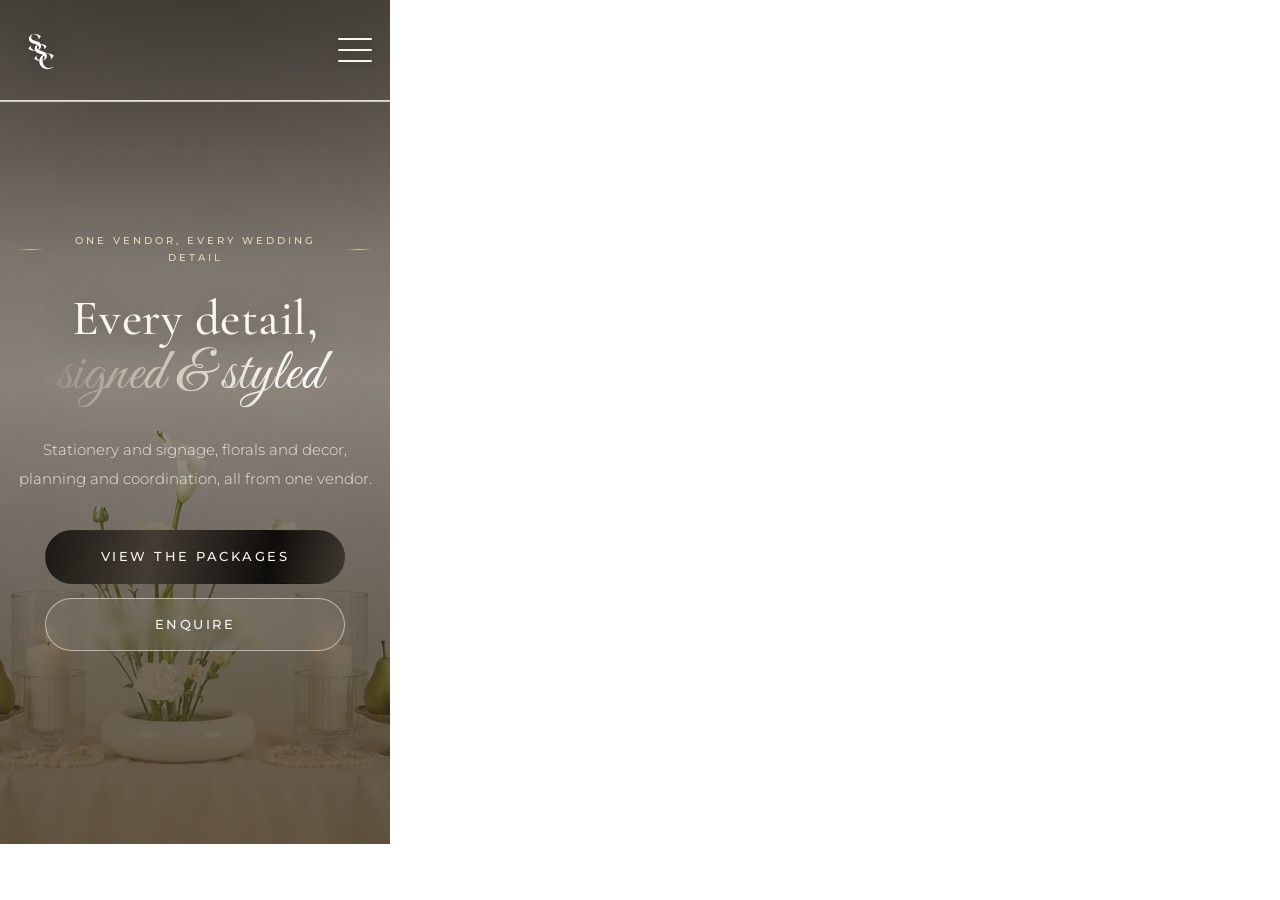
<file: _shot.html>
<!doctype html><html><head><meta charset="utf-8"><meta name="robots" content="noindex, nofollow"><title>shot</title>
<style>html,body{margin:0;background:#fff}#f{border:0;display:block}</style></head><body>
<iframe id="f"></iframe>
<script>
var q=new URLSearchParams(location.search);
var page=q.get('p')||'index.html',W=parseInt(q.get('w')||'390',10),H=parseInt(q.get('h')||'844',10);
var anchor=q.get('at'),y=parseInt(q.get('y')||'0',10);
var f=document.getElementById('f'); f.style.width=W+'px'; f.style.height=H+'px'; f.src=page;
f.onload=function(){var d=f.contentDocument,w=f.contentWindow;
 function settle(){
  var k=d.createElement('style');
  k.textContent='*,*::before,*::after{transition:none!important;animation:none!important}';
  d.head.appendChild(k);
  d.documentElement.style.scrollBehavior='auto';
  d.querySelectorAll('.fade-el,.fade-in-load').forEach(function(e){e.classList.add('visible');e.style.opacity='1';e.style.transform='none';});
  var top=y; if(anchor){var el=d.getElementById(anchor); if(el)top=el.getBoundingClientRect().top+w.scrollY;}
  w.scrollTo(0,top);
  var imgs=d.querySelectorAll('img'),p=[];
  for(var i=0;i<imgs.length;i++){if(!imgs[i].complete)p.push(new Promise(function(r){imgs[i].addEventListener('load',r);imgs[i].addEventListener('error',r);}));}
  Promise.all(p).then(function(){setTimeout(function(){document.title='ready';},400);});
 }
 if(d.fonts&&d.fonts.ready)d.fonts.ready.then(settle);else settle();};
</script></body></html>
</file>
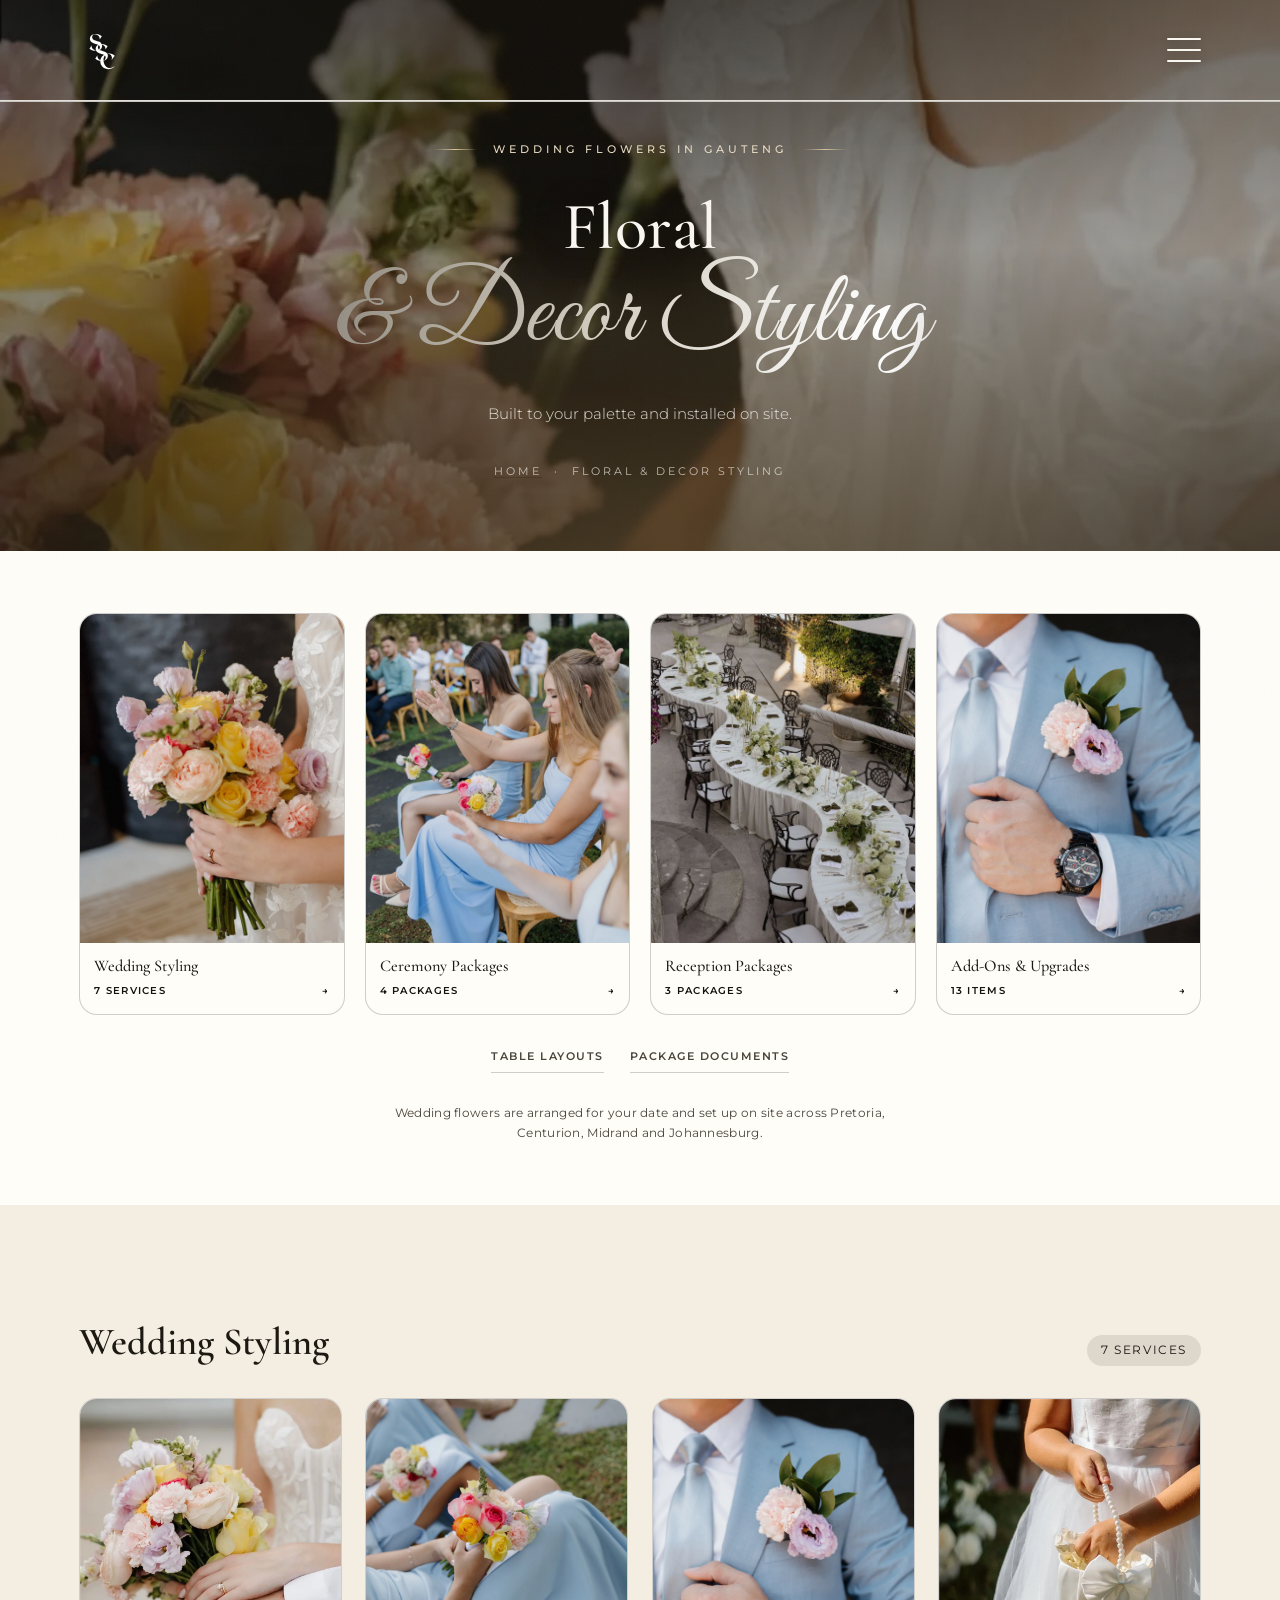
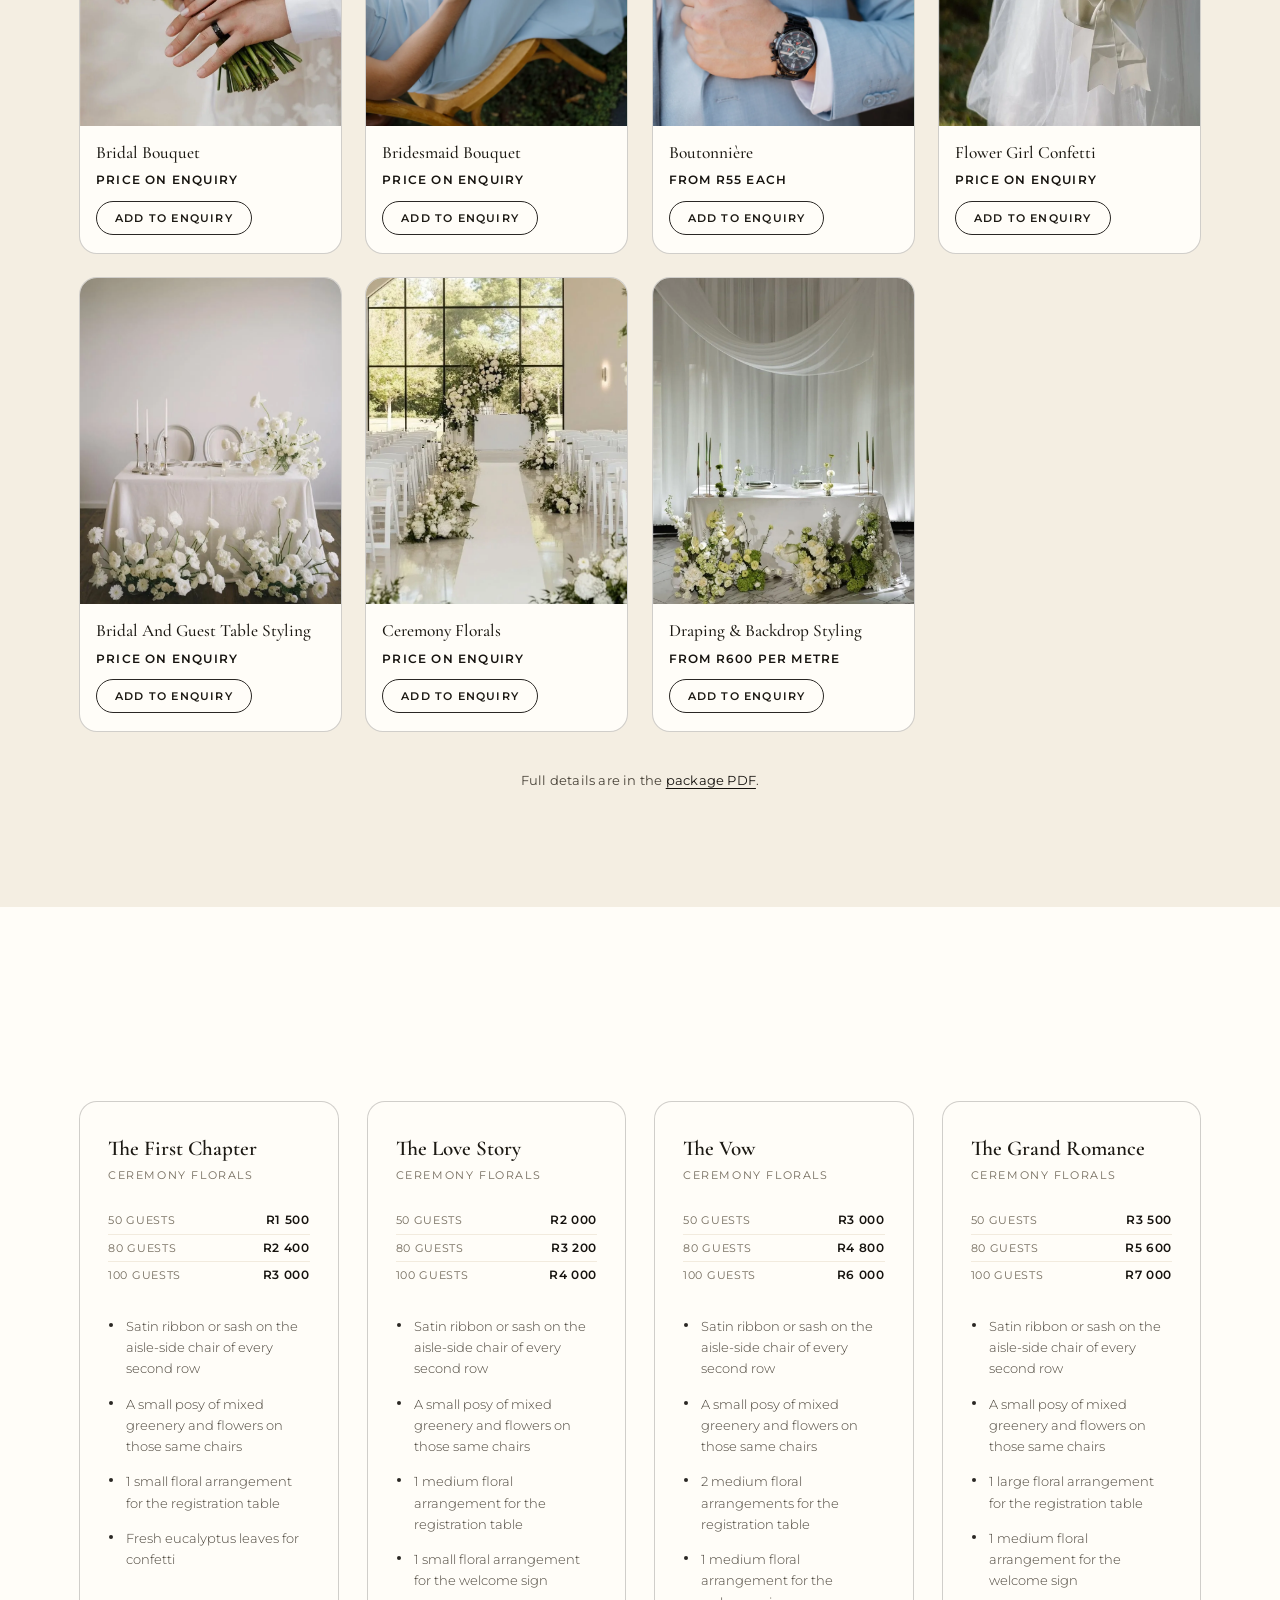
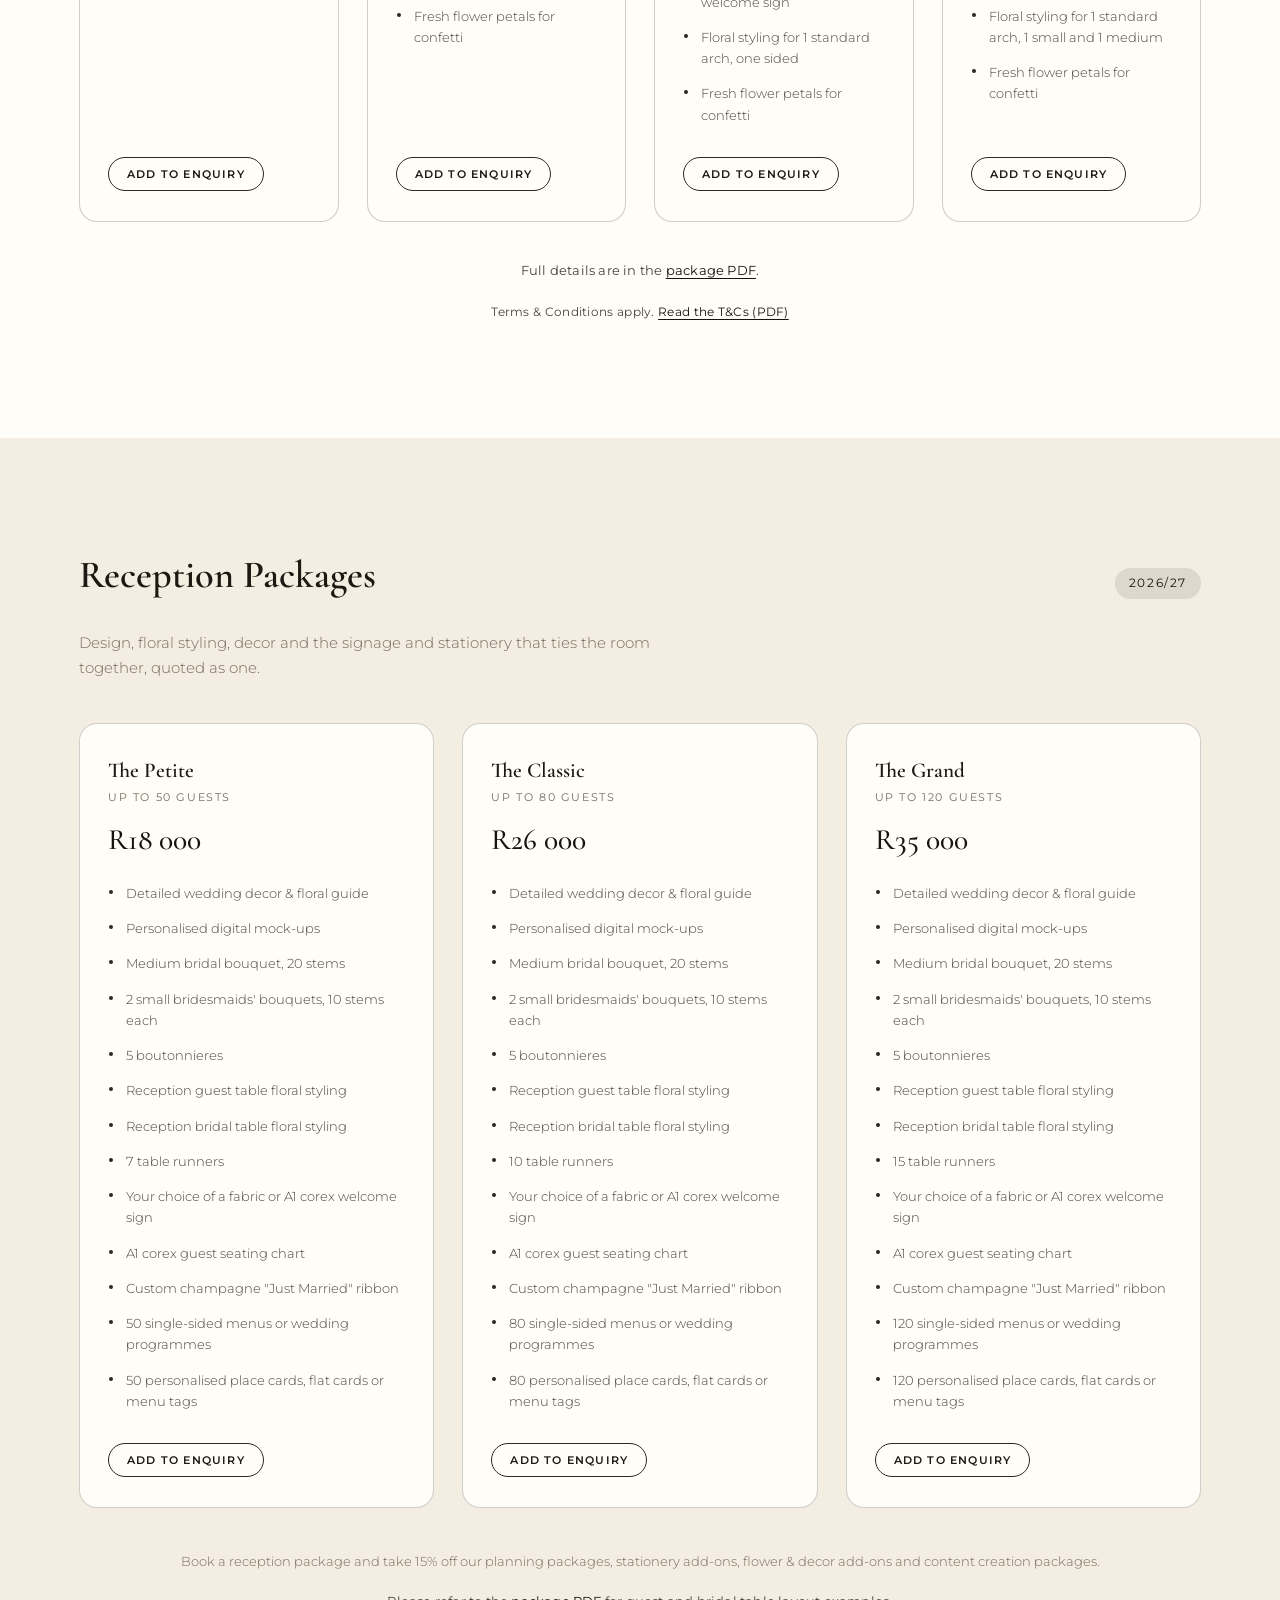
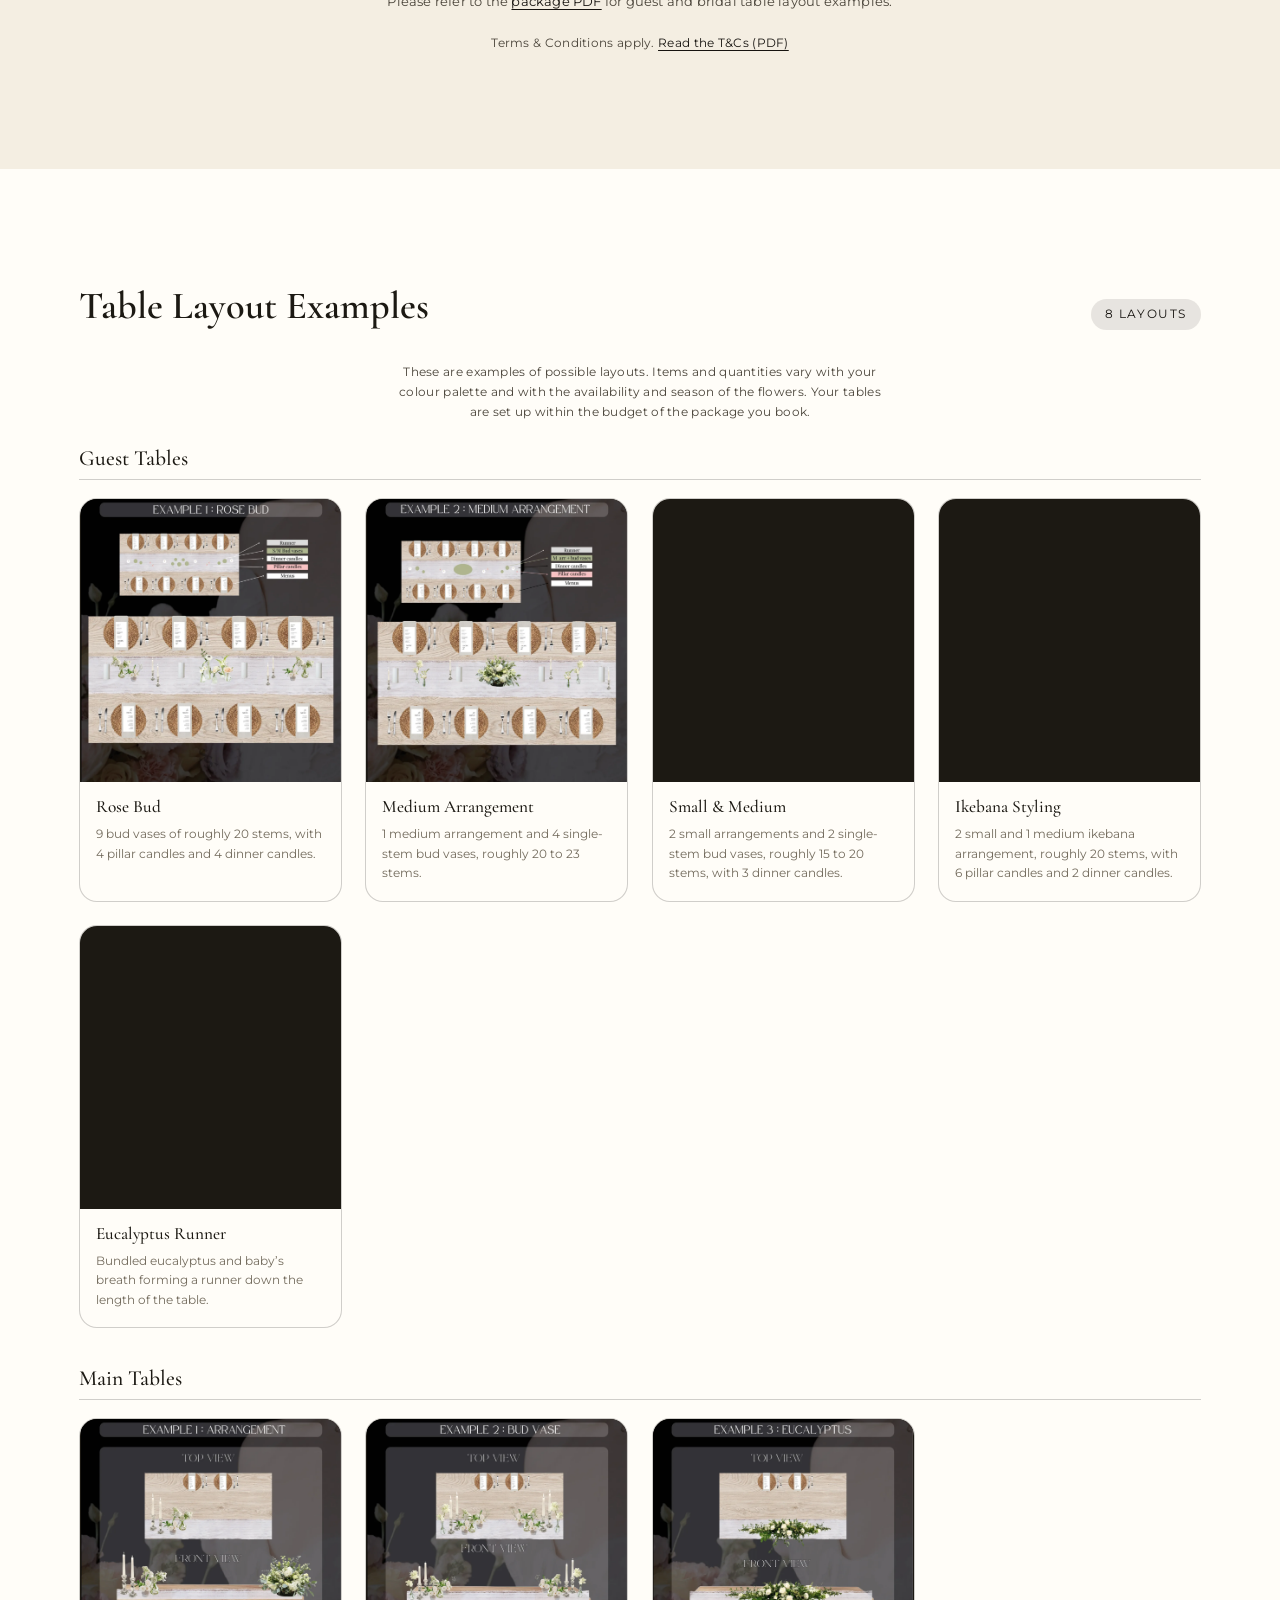
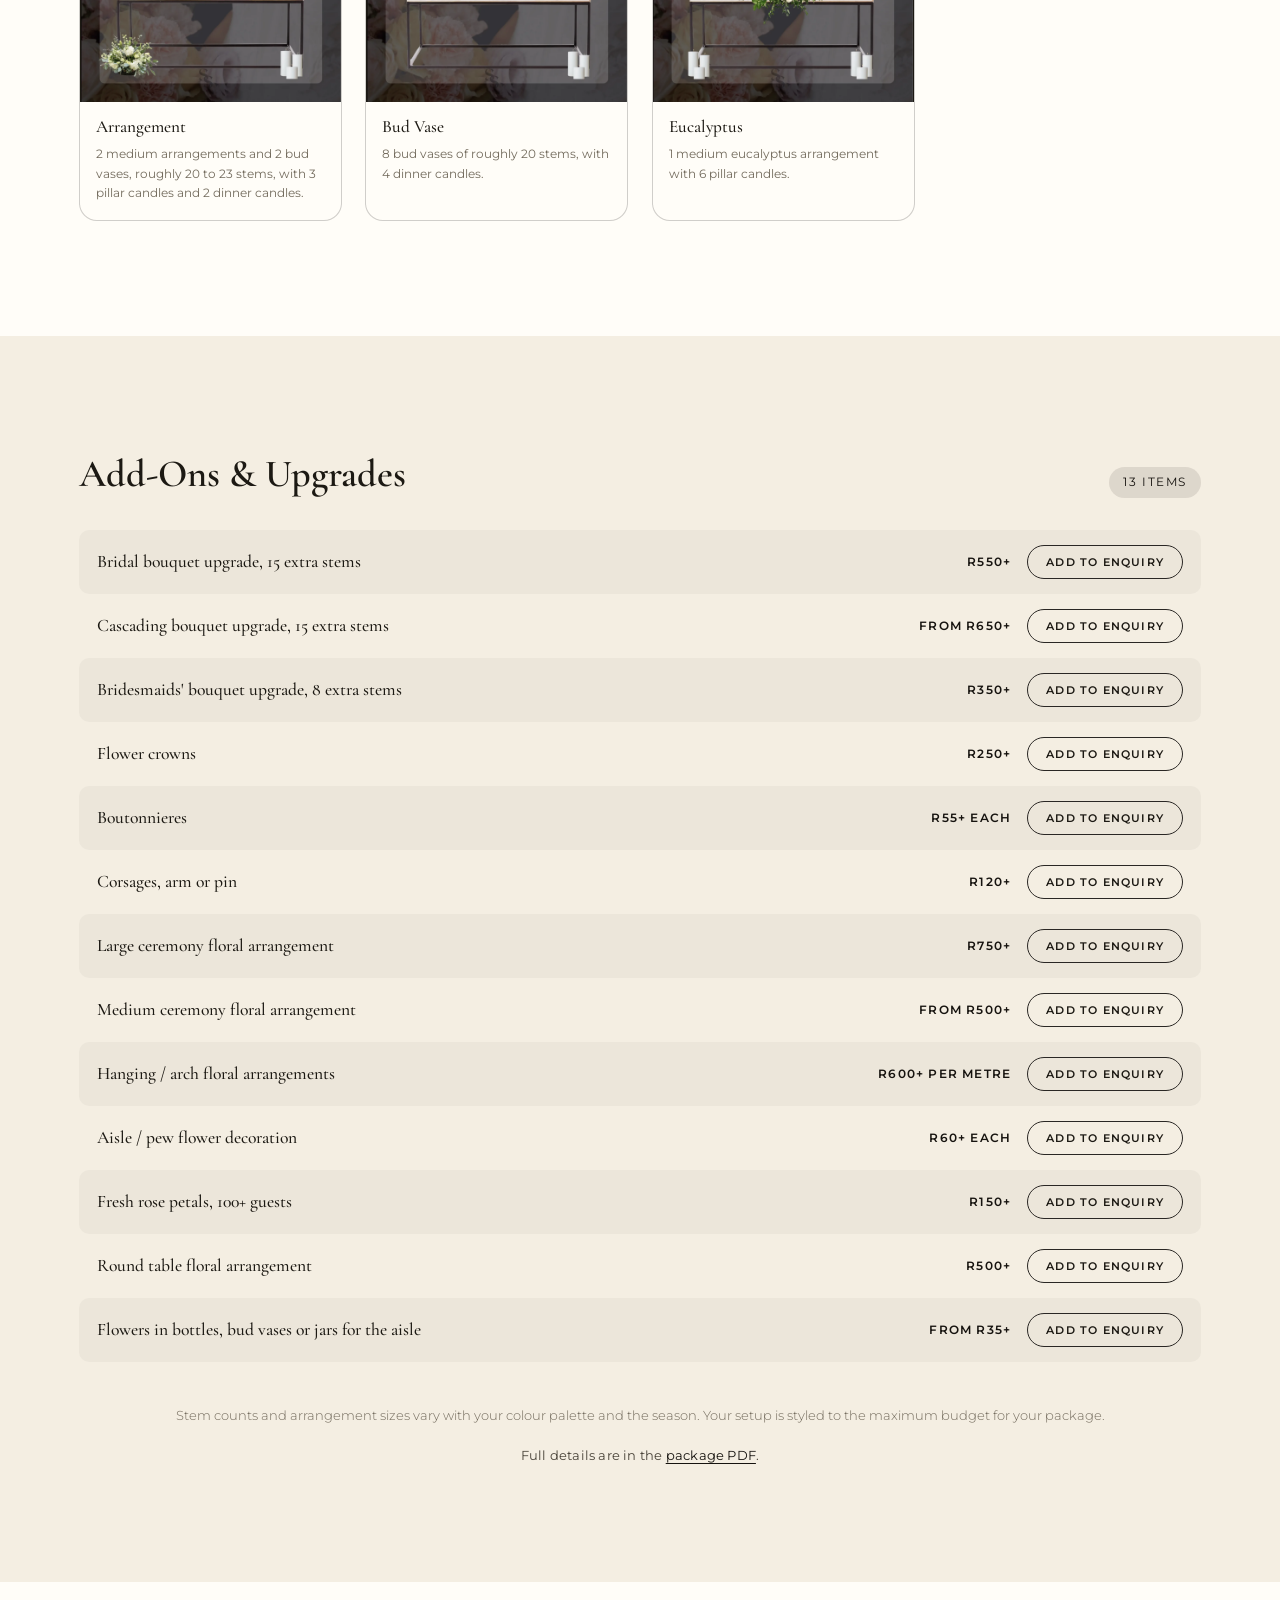
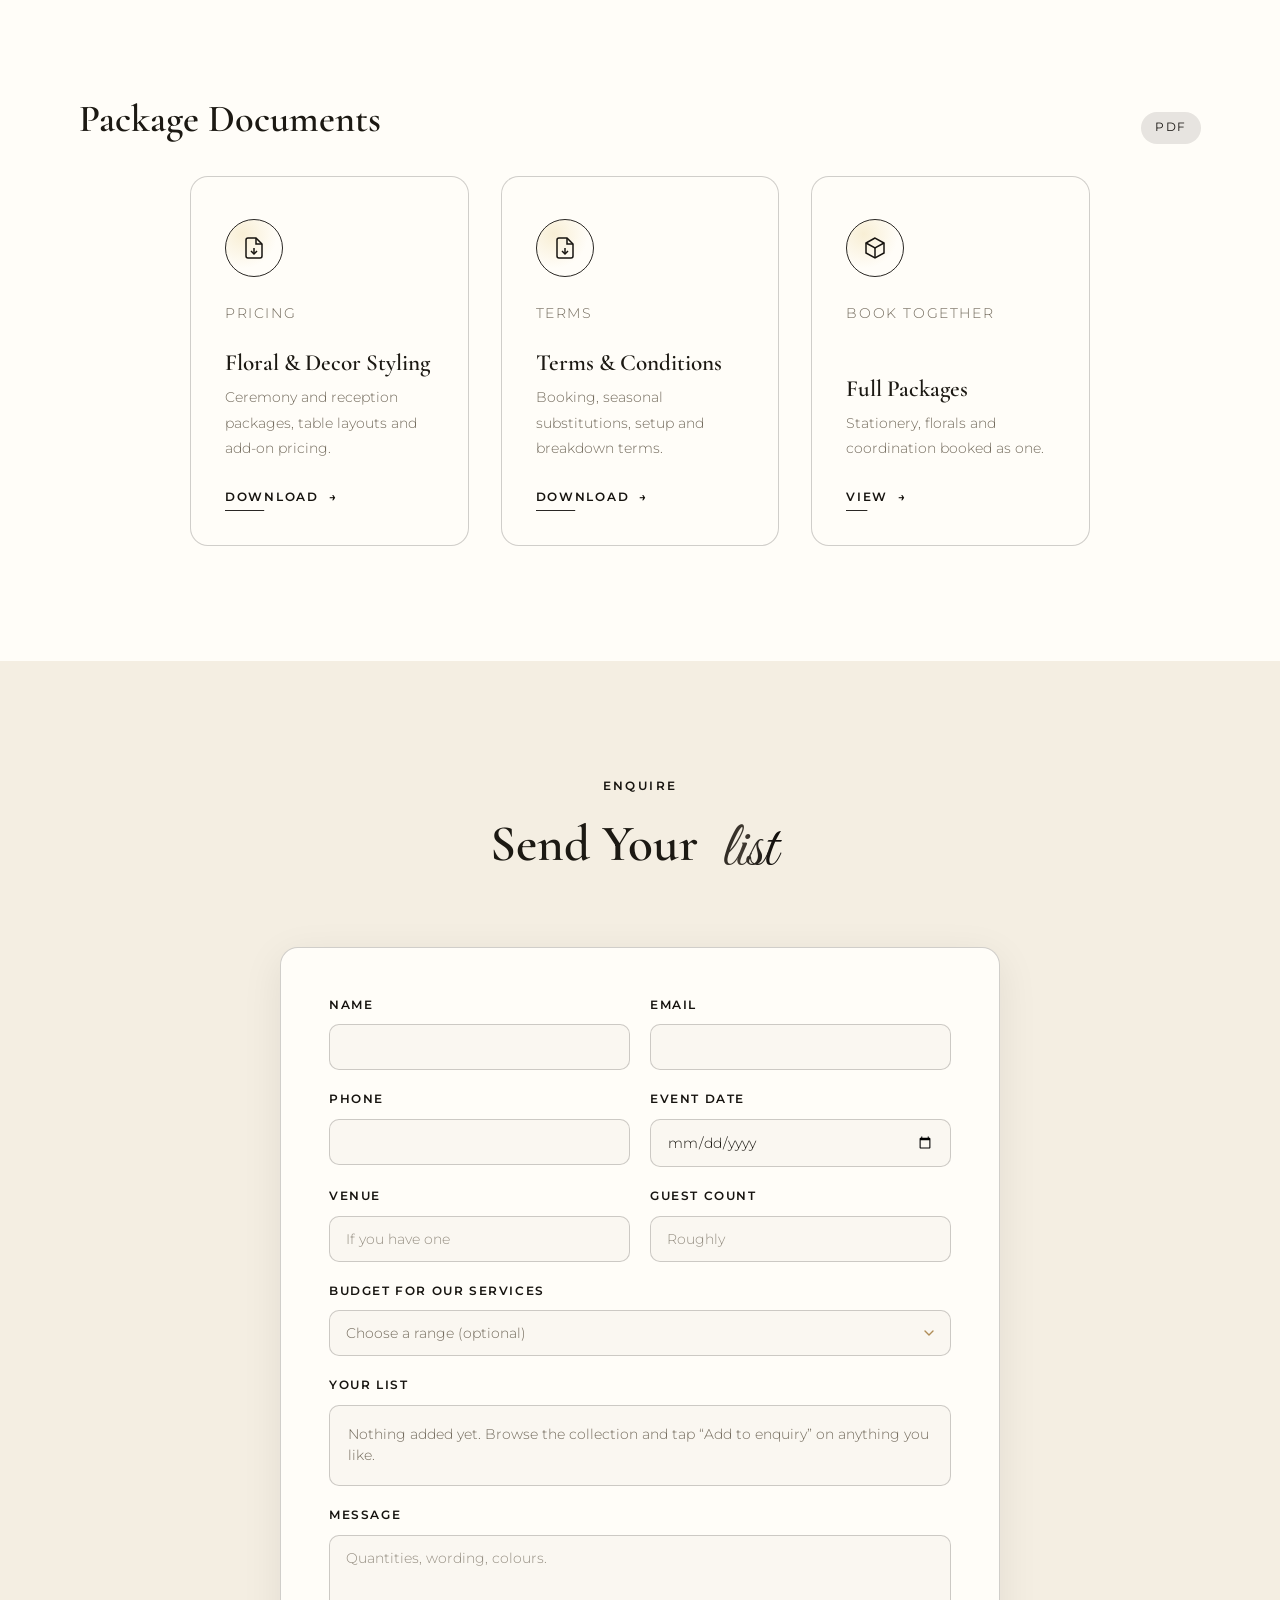
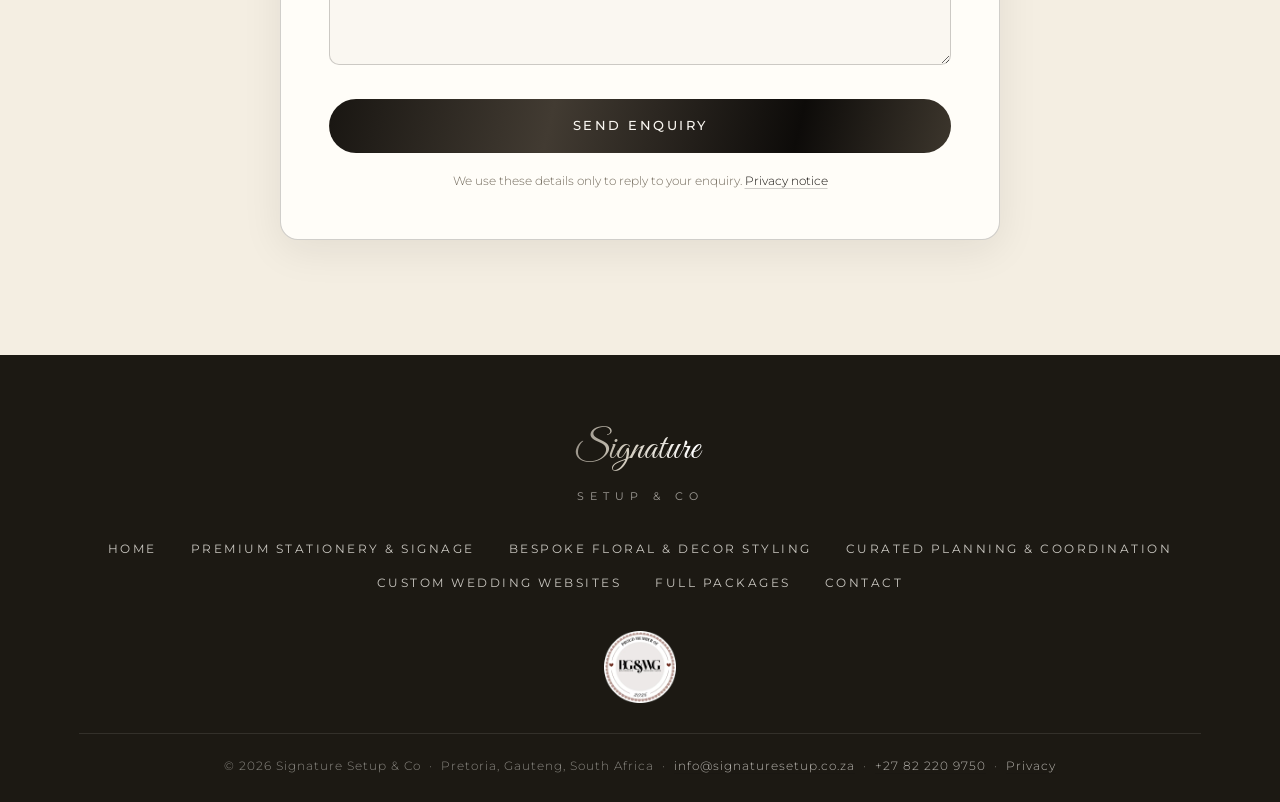
<file: floral.html>
<!DOCTYPE html>
<html lang="en-ZA">
<head>
    <meta charset="UTF-8">
    <meta name="viewport" content="width=device-width, initial-scale=1.0">
    <title>Wedding Flowers, Bouquets &amp; Table Decor, Pretoria | Signature Setup &amp; Co</title>
    <meta name="description" content="Wedding flowers and decor styling in Pretoria: bridal bouquets, bridesmaid posies, buttonholes, ceremony florals, bridal-table decor and full decor setup. Signature Setup &amp; Co.">
    <link rel="canonical" href="https://www.signaturesetup.co.za/floral.html">
    <meta name="theme-color" content="#faf7f1">

    <!-- Open Graph / Twitter: controls the preview card when the page is
         shared to WhatsApp, Instagram and Facebook. -->
    <meta property="og:type" content="website">
    <meta property="og:site_name" content="Signature Setup &amp; Co">
    <meta property="og:locale" content="en_ZA">
    <meta property="og:url" content="https://www.signaturesetup.co.za/floral.html">
    <meta property="og:title" content="Wedding Flowers, Bouquets &amp; Table Decor, Pretoria | Signature Setup &amp; Co">
    <meta property="og:description" content="Wedding flowers and decor styling in Pretoria: bridal bouquets, bridesmaid posies, buttonholes, ceremony florals, bridal-table decor and full decor setup. Signature Setup &amp; Co.">
    <meta property="og:image" content="https://www.signaturesetup.co.za/media/og-floral.jpg">
    <meta property="og:image:width" content="1200">
    <meta property="og:image:height" content="630">
    <meta property="og:image:alt" content="Styled bridal table with candles and draped backdrop by Signature Setup &amp; Co">
    <meta name="twitter:card" content="summary_large_image">
    <meta name="twitter:title" content="Wedding Flowers, Bouquets &amp; Table Decor, Pretoria | Signature Setup &amp; Co">
    <meta name="twitter:description" content="Wedding flowers and decor styling in Pretoria: bridal bouquets, bridesmaid posies, buttonholes, ceremony florals, bridal-table decor and full decor setup. Signature Setup &amp; Co.">
    <meta name="twitter:image" content="https://www.signaturesetup.co.za/media/og-floral.jpg">

    <script type="application/ld+json">
{
  "@context": "https://schema.org",
  "@graph": [
    {
      "@type": "Service",
      "@id": "https://www.signaturesetup.co.za/floral.html#service",
      "name": "Wedding Floral & Decor Styling",
      "description": "Bridal bouquets, bridesmaid posies, buttonholes, ceremony florals, bridal-table styling, draping and full decor setup for weddings.",
      "serviceType": "Wedding Floral & Decor Styling",
      "url": "https://www.signaturesetup.co.za/floral.html",
      "provider": {
        "@id": "https://www.signaturesetup.co.za/#business"
      },
      "areaServed": [
        {
          "@type": "City",
          "name": "Pretoria"
        },
        {
          "@type": "AdministrativeArea",
          "name": "Gauteng"
        },
        {
          "@type": "Country",
          "name": "South Africa"
        }
      ]
    },
    {
      "@type": "BreadcrumbList",
      "itemListElement": [
        {
          "@type": "ListItem",
          "position": 1,
          "name": "Home",
          "item": "https://www.signaturesetup.co.za/"
        },
        {
          "@type": "ListItem",
          "position": 2,
          "name": "Floral & Decor Styling",
          "item": "https://www.signaturesetup.co.za/floral.html"
        }
      ]
    }
  ]
}
    </script>
    <link rel="icon" href="media/logo.svg" type="image/svg+xml">
    <link rel="apple-touch-icon" href="media/apple-touch-icon.png">
    <link rel="preconnect" href="https://fonts.googleapis.com">
    <link rel="preconnect" href="https://fonts.gstatic.com" crossorigin>
    <link href="https://fonts.googleapis.com/css2?family=Cormorant+Garamond:ital,wght@0,400;0,500;0,600;1,400;1,500&family=Great+Vibes&family=Montserrat:wght@300;400;500;600&display=swap" rel="stylesheet">
    <link rel="stylesheet" href="styles.css">
</head>
<body>

<a class="skip-link" href="#content">Skip to content</a>

<!-- NAV -->
<nav class="navbar">
    <div class="container nav-inner">
        <a href="index.html" class="logo" aria-label="Signature Setup &amp; Co home">
            <img src="media/logo.svg" alt="Signature Setup &amp; Co" class="logo-img" width="974" height="971">
        </a>

        <div class="nav-links">
            <a href="index.html" class="nav-home">Home</a>
<a href="packages.html" class="nav-packages"><span class="nav-adj">Full </span>Packages</a>

                <div class="nav-item has-menu">
                    <div class="nav-parent-row">
                        <a href="stationery.html"><span class="nav-adj">Premium </span>Stationery &amp; Signage</a>
                        <button class="nav-toggle" type="button" aria-expanded="false" aria-controls="menu-stationery" aria-label="Show Premium Stationery &amp; Signage services"><svg viewBox="0 0 10 6" width="10" height="6" fill="none" stroke="currentColor" stroke-width="1.4" stroke-linecap="round" stroke-linejoin="round" aria-hidden="true"><polyline points="1 1 5 5 9 1"/></svg></button>
                    </div>
                    <div class="nav-menu" id="menu-stationery">
                        <div class="nav-menu-inner">
                            <p class="nav-menu-label">Premium Stationery &amp; Signage</p>
                            <ul class="nav-menu-list">
                                <li><a href="stationery.html#invitations"><span class="idx" aria-hidden="true">01</span><span class="lbl">Invitations &amp; Save the Date</span></a></li>
                                <li><a href="stationery.html#board-signage"><span class="idx" aria-hidden="true">02</span><span class="lbl">Corex &amp; Foam Board</span></a></li>
                                <li><a href="stationery.html#acrylic-wood"><span class="idx" aria-hidden="true">03</span><span class="lbl">Acrylic &amp; Wood Signage</span></a></li>
                                <li><a href="stationery.html#large-signage"><span class="idx" aria-hidden="true">04</span><span class="lbl">Large-Format &amp; Fabric</span></a></li>
                                <li><a href="stationery.html#table-numbers"><span class="idx" aria-hidden="true">05</span><span class="lbl">Table Numbers</span></a></li>
                                <li><a href="stationery.html#menus-name-cards"><span class="idx" aria-hidden="true">06</span><span class="lbl">Menus &amp; Name Cards</span></a></li>
                                <li><a href="stationery.html#favours"><span class="idx" aria-hidden="true">07</span><span class="lbl">Fans &amp; Favours</span></a></li>
                                <li><a href="stationery.html#acrylic-favours"><span class="idx" aria-hidden="true">08</span><span class="lbl">Acrylic Favours</span></a></li>
                                <li class="is-divided"><a href="stationery.html#packages"><span class="idx" aria-hidden="true">09</span><span class="lbl">Wedding Packages</span></a></li>
                                <li><a href="packages.html"><span class="idx" aria-hidden="true">10</span><span class="lbl">Full Packages</span></a></li>
                            </ul>
                        </div>
                    </div>
                </div>

                <div class="nav-item has-menu">
                    <div class="nav-parent-row">
                        <a href="floral.html"><span class="nav-adj">Bespoke </span>Floral &amp; Decor Styling</a>
                        <button class="nav-toggle" type="button" aria-expanded="false" aria-controls="menu-floral" aria-label="Show Bespoke Floral &amp; Decor Styling services"><svg viewBox="0 0 10 6" width="10" height="6" fill="none" stroke="currentColor" stroke-width="1.4" stroke-linecap="round" stroke-linejoin="round" aria-hidden="true"><polyline points="1 1 5 5 9 1"/></svg></button>
                    </div>
                    <div class="nav-menu" id="menu-floral">
                        <div class="nav-menu-inner">
                            <p class="nav-menu-label">Bespoke Floral &amp; Decor Styling</p>
                            <ul class="nav-menu-list">
                                <li><a href="floral.html#wedding-styling"><span class="idx" aria-hidden="true">01</span><span class="lbl">Wedding Styling</span></a></li>
                                <li class="is-divided"><a href="floral.html#ceremony-packages"><span class="idx" aria-hidden="true">02</span><span class="lbl">Ceremony Packages</span></a></li>
                                <li><a href="floral.html#reception-packages"><span class="idx" aria-hidden="true">03</span><span class="lbl">Reception Packages</span></a></li>
                                <li><a href="floral.html#table-layouts"><span class="idx" aria-hidden="true">04</span><span class="lbl">Table Layouts</span></a></li>
                                <li><a href="packages.html"><span class="idx" aria-hidden="true">05</span><span class="lbl">Full Packages</span></a></li>
                            </ul>
                        </div>
                    </div>
                </div>

                <div class="nav-item has-menu">
                    <div class="nav-parent-row">
                        <a href="planning.html"><span class="nav-adj">Curated </span>Planning &amp; Coordination</a>
                        <button class="nav-toggle" type="button" aria-expanded="false" aria-controls="menu-planning" aria-label="Show Curated Planning &amp; Coordination services"><svg viewBox="0 0 10 6" width="10" height="6" fill="none" stroke="currentColor" stroke-width="1.4" stroke-linecap="round" stroke-linejoin="round" aria-hidden="true"><polyline points="1 1 5 5 9 1"/></svg></button>
                    </div>
                    <div class="nav-menu" id="menu-planning">
                        <div class="nav-menu-inner">
                            <p class="nav-menu-label">Curated Planning &amp; Coordination</p>
                            <ul class="nav-menu-list">
                                <li><a href="planning.html#engagement-planning"><span class="idx" aria-hidden="true">01</span><span class="lbl">Engagement Planning</span></a></li>
                                <li><a href="planning.html#wedding-planning"><span class="idx" aria-hidden="true">02</span><span class="lbl">Wedding Planning &amp; Coordination</span></a></li>
                                <li class="is-divided"><a href="planning.html#planning-packages"><span class="idx" aria-hidden="true">03</span><span class="lbl">Planning Packages</span></a></li>
                                <li><a href="packages.html"><span class="idx" aria-hidden="true">04</span><span class="lbl">Full Packages</span></a></li>
                            </ul>
                        </div>
                    </div>
                </div>

                <div class="nav-item has-menu nav-item--end">
                    <div class="nav-parent-row">
                        <a href="websites.html"><span class="nav-adj">Custom </span>Wedding Websites</a>
                        <button class="nav-toggle" type="button" aria-expanded="false" aria-controls="menu-websites" aria-label="Show Custom Wedding Websites services"><svg viewBox="0 0 10 6" width="10" height="6" fill="none" stroke="currentColor" stroke-width="1.4" stroke-linecap="round" stroke-linejoin="round" aria-hidden="true"><polyline points="1 1 5 5 9 1"/></svg></button>
                    </div>
                    <div class="nav-menu" id="menu-websites">
                        <div class="nav-menu-inner">
                            <p class="nav-menu-label">Custom Wedding Websites</p>
                            <ul class="nav-menu-list">
                                <li><a href="websites.html#included"><span class="idx" aria-hidden="true">01</span><span class="lbl">What&rsquo;s Included</span></a></li>
                                <li><a href="websites.html#how-it-works"><span class="idx" aria-hidden="true">02</span><span class="lbl">How It Works</span></a></li>
                                <li class="is-divided"><a href="websites.html#website-packages"><span class="idx" aria-hidden="true">03</span><span class="lbl">Website Packages</span></a></li>
                            </ul>
                        </div>
                    </div>
                </div>

            <a href="#enquire" class="nav-cta">Enquire</a>
        </div>

        <button class="hamburger" aria-label="Toggle menu" aria-expanded="false">
            <span></span><span></span><span></span>
        </button>
    </div>
</nav>

<!-- HERO -->
<main id="content">

<header class="hero hero--page hero--compact">
    <div class="hero-bg hero-bg--low" aria-hidden="true">
        <img src="media/Heroes/floral.webp" alt="" fetchpriority="high" width="1414" height="2000">
    </div>
    <div class="hero-overlay" aria-hidden="true"></div>

    <div class="container hero-inner">
        <div class="hero-content">
            <p class="hero-eyebrow fade-in-load">
                <span class="eyebrow-rule" aria-hidden="true"></span>
                Wedding Flowers in Gauteng
                <span class="eyebrow-rule" aria-hidden="true"></span>
            </p>
            <h1 class="hero-title">
                <span class="hero-line fade-in-load delay-1">Floral</span>
                <span class="hero-line hero-line-script fade-in-load delay-2"><span class="foil-script">&amp; Decor Styling</span></span>
            </h1>
            <p class="hero-tagline fade-in-load delay-3">Built to your palette and installed on site.</p>
            <p class="hero-breadcrumb fade-in-load delay-4">
                <a href="index.html">Home</a> <span aria-hidden="true">&middot;</span> Floral &amp; Decor Styling
            </p>
        </div>
    </div>
</header>

<!-- CATEGORY INDEX -->
<section class="section--paper category-index" aria-label="Browse categories">
    <div class="container">
            <h2 class="sr-only">Browse categories</h2>
        <div class="category-grid">
            <a href="#wedding-styling" class="category-card fade-el">
                <div class="category-card-media">
                    <img src="media/Floral/bridal-bouquet-held.webp" alt="Pastel bridal bouquet held by the bride" loading="lazy" decoding="async" width="1200" height="1800">
                </div>
                <div class="category-card-body">
                    <h3>Wedding Styling</h3>
                    <p class="category-card-meta">7 services <i aria-hidden="true">&rarr;</i></p>
                </div>
            </a>
            <a href="#ceremony-packages" class="category-card fade-el">
                <div class="category-card-media">
                    <img src="media/Floral/ceremony-posies.webp" alt="Ceremony seating with aisle posies" loading="lazy" decoding="async" width="1200" height="1800">
                </div>
                <div class="category-card-body">
                    <h3>Ceremony Packages</h3>
                    <p class="category-card-meta">4 packages <i aria-hidden="true">&rarr;</i></p>
                </div>
            </a>
            <a href="#reception-packages" class="category-card fade-el">
                <div class="category-card-media">
                    <img src="media/Floral/reception-package.webp" alt="Curved reception table dressed with white florals and taper candles" width="1066" height="1600" loading="lazy" decoding="async">
                </div>
                <div class="category-card-body">
                    <h3>Reception Packages</h3>
                    <p class="category-card-meta">3 packages <i aria-hidden="true">&rarr;</i></p>
                </div>
            </a>
            <a href="#floral-addons" class="category-card fade-el">
                <div class="category-card-media">
                    <img src="media/Floral/buttonhole.webp" alt="Buttonhole of carnation and lisianthus" loading="lazy" decoding="async" width="1200" height="1800">
                </div>
                <div class="category-card-body">
                    <h3>Add-Ons &amp; Upgrades</h3>
                    <p class="category-card-meta">13 items <i aria-hidden="true">&rarr;</i></p>
                </div>
            </a>
        </div>
        <div class="category-extra fade-el">
            <a href="#table-layouts">Table Layouts</a>
            <a href="#packages">Package Documents</a>
        </div>
        <p class="catalogue-note fade-el">Wedding flowers are arranged for your date and set up on site across Pretoria, Centurion, Midrand and Johannesburg.</p>
    </div>
</section>


<section id="wedding-styling" class="section section--champagne">
    <div class="container">
        <div class="shop-head fade-el">
            <h2>Wedding Styling</h2>
            <span class="rule" aria-hidden="true"></span>
            <span class="count">7 services</span>
        </div>
            <div class="product-grid">
                <article class="product fade-el">
                    <button class="product-media" type="button" aria-label="Enlarge Bride and groom holding a pastel bridal bouquet">
                        <img src="media/Floral/bridal-bouquet.webp" alt="Bride and groom holding a pastel bridal bouquet of roses, carnations and lisianthus" width="900" height="1180" loading="lazy" decoding="async">
                    </button>
                    <div class="product-info">
                        <h3 class="product-name">Bridal Bouquet</h3>
                        <p class="product-price">Price on enquiry</p>
                        <button class="product-cta" type="button" data-item="Wedding Styling: Bridal Bouquet" aria-pressed="false">Add to enquiry</button>
                    </div>
                </article>
                <article class="product fade-el">
                    <button class="product-media" type="button" aria-label="Enlarge Bridesmaid posies in bright tones">
                        <img src="media/Floral/bridesmaid-posies.webp" alt="Bridesmaid posies in bright tones" loading="lazy" decoding="async" width="1200" height="1800">
                    </button>
                    <div class="product-info">
                        <h3 class="product-name">Bridesmaid Bouquet</h3>
                        <p class="product-price">Price on enquiry</p>
                        <button class="product-cta" type="button" data-item="Wedding Styling: Bridesmaid Posy" aria-pressed="false">Add to enquiry</button>
                    </div>
                </article>
                <article class="product fade-el">
                    <button class="product-media" type="button" aria-label="Enlarge Buttonhole of carnation and lisianthus">
                        <img src="media/Floral/buttonhole.webp" alt="Buttonhole of carnation and lisianthus" loading="lazy" decoding="async" width="1200" height="1800">
                    </button>
                    <div class="product-info">
                        <h3 class="product-name">Boutonnière</h3>
                        <p class="product-price">From R55 each</p>
                        <button class="product-cta" type="button" data-item="Wedding Styling: Buttonhole" aria-pressed="false">Add to enquiry</button>
                    </div>
                </article>
                <article class="product fade-el">
                    <button class="product-media" type="button" aria-label="Enlarge Flower girl holding a satin confetti basket of petals">
                        <img src="media/Floral/flower-girl-confetti.webp" alt="Flower girl holding a satin confetti basket of petals" width="900" height="1125" loading="lazy" decoding="async">
                    </button>
                    <div class="product-info">
                        <h3 class="product-name">Flower Girl Confetti</h3>
                        <p class="product-price">Price on enquiry</p>
                        <button class="product-cta" type="button" data-item="Wedding Styling: Flower Girl Confetti" aria-pressed="false">Add to enquiry</button>
                    </div>
                </article>
                <article class="product fade-el">
                    <button class="product-media" type="button" aria-label="Enlarge Bridal table styled with white florals and taper candles">
                        <img src="media/Floral/bridal-table-styling.webp" alt="Bridal table styled with white florals along the base and silver taper candles" width="800" height="1200" loading="lazy" decoding="async">
                    </button>
                    <div class="product-info">
                        <h3 class="product-name">Bridal And Guest Table Styling</h3>
                        <p class="product-price">Price on enquiry</p>
                        <button class="product-cta" type="button" data-item="Wedding Styling: Bridal Table Styling" aria-pressed="false">Add to enquiry</button>
                    </div>
                </article>
                <article class="product fade-el">
                    <button class="product-media" type="button" aria-label="Enlarge Ceremony aisle lined with white florals and a floral arch">
                        <img src="media/Floral/ceremony-florals.webp" alt="Ceremony aisle lined with white florals and greenery, leading to a floral arch" width="736" height="1313" loading="lazy" decoding="async">
                    </button>
                    <div class="product-info">
                        <h3 class="product-name">Ceremony Florals</h3>
                        <p class="product-price">Price on enquiry</p>
                        <button class="product-cta" type="button" data-item="Wedding Styling: Ceremony Florals" aria-pressed="false">Add to enquiry</button>
                    </div>
                </article>
                <article class="product fade-el">
                    <button class="product-media" type="button" aria-label="Enlarge Sheer draped backdrop and canopy above a bridal table">
                        <img src="media/Floral/draping-backdrop.webp" alt="Sheer white draped backdrop and swagged canopy above a bridal table" width="900" height="1218" loading="lazy" decoding="async">
                    </button>
                    <div class="product-info">
                        <h3 class="product-name">Draping &amp; Backdrop Styling</h3>
                        <p class="product-price">From R600 per metre</p>
                        <button class="product-cta" type="button" data-item="Wedding Styling: Draping &amp; Backdrop Styling" aria-pressed="false">Add to enquiry</button>
                    </div>
                </article>
            </div>
        <p class="pdf-note fade-el">Full details are in the <a href="packages/floral-decor-styling-packages.pdf" download>package PDF</a>.</p>
    </div>
</section>


<!-- PACKAGES -->
<section id="ceremony-packages" class="section section--paper">
    <div class="container">
        <div class="shop-head fade-el">
            <h2>Ceremony Packages</h2>
            <span class="rule" aria-hidden="true"></span>
            <span class="count">2026/27</span>
        </div>
        <div class="tier-grid">
            <article class="tier-card fade-el">
                <h3>The First Chapter</h3>
                <p class="tier-meta">Ceremony florals</p>
                <dl class="product-tiers">
                    <div><dt>50 guests</dt><dd>R1 500</dd></div>
                    <div><dt>80 guests</dt><dd>R2 400</dd></div>
                    <div><dt>100 guests</dt><dd>R3 000</dd></div>
                </dl>
                <ul class="tier-list">
                    <li>Satin ribbon or sash on the aisle-side chair of every second row</li>
                    <li>A small posy of mixed greenery and flowers on those same chairs</li>
                    <li>1 small floral arrangement for the registration table</li>
                    <li>Fresh eucalyptus leaves for confetti</li>
                </ul>
                <button class="product-cta" type="button" data-item="Ceremony Package: The First Chapter" aria-pressed="false">Add to enquiry</button>
            </article>
            <article class="tier-card fade-el">
                <h3>The Love Story</h3>
                <p class="tier-meta">Ceremony florals</p>
                <dl class="product-tiers">
                    <div><dt>50 guests</dt><dd>R2 000</dd></div>
                    <div><dt>80 guests</dt><dd>R3 200</dd></div>
                    <div><dt>100 guests</dt><dd>R4 000</dd></div>
                </dl>
                <ul class="tier-list">
                    <li>Satin ribbon or sash on the aisle-side chair of every second row</li>
                    <li>A small posy of mixed greenery and flowers on those same chairs</li>
                    <li>1 medium floral arrangement for the registration table</li>
                    <li>1 small floral arrangement for the welcome sign</li>
                    <li>Fresh flower petals for confetti</li>
                </ul>
                <button class="product-cta" type="button" data-item="Ceremony Package: The Love Story" aria-pressed="false">Add to enquiry</button>
            </article>
            <article class="tier-card fade-el">
                <h3>The Vow</h3>
                <p class="tier-meta">Ceremony florals</p>
                <dl class="product-tiers">
                    <div><dt>50 guests</dt><dd>R3 000</dd></div>
                    <div><dt>80 guests</dt><dd>R4 800</dd></div>
                    <div><dt>100 guests</dt><dd>R6 000</dd></div>
                </dl>
                <ul class="tier-list">
                    <li>Satin ribbon or sash on the aisle-side chair of every second row</li>
                    <li>A small posy of mixed greenery and flowers on those same chairs</li>
                    <li>2 medium floral arrangements for the registration table</li>
                    <li>1 medium floral arrangement for the welcome sign</li>
                    <li>Floral styling for 1 standard arch, one sided</li>
                    <li>Fresh flower petals for confetti</li>
                </ul>
                <button class="product-cta" type="button" data-item="Ceremony Package: The Vow" aria-pressed="false">Add to enquiry</button>
            </article>
            <article class="tier-card fade-el">
                <h3>The Grand Romance</h3>
                <p class="tier-meta">Ceremony florals</p>
                <dl class="product-tiers">
                    <div><dt>50 guests</dt><dd>R3 500</dd></div>
                    <div><dt>80 guests</dt><dd>R5 600</dd></div>
                    <div><dt>100 guests</dt><dd>R7 000</dd></div>
                </dl>
                <ul class="tier-list">
                    <li>Satin ribbon or sash on the aisle-side chair of every second row</li>
                    <li>A small posy of mixed greenery and flowers on those same chairs</li>
                    <li>1 large floral arrangement for the registration table</li>
                    <li>1 medium floral arrangement for the welcome sign</li>
                    <li>Floral styling for 1 standard arch, 1 small and 1 medium</li>
                    <li>Fresh flower petals for confetti</li>
                </ul>
                <button class="product-cta" type="button" data-item="Ceremony Package: The Grand Romance" aria-pressed="false">Add to enquiry</button>
            </article>
        </div>
        <p class="pdf-note fade-el">Full details are in the <a href="packages/floral-decor-styling-packages.pdf" download>package PDF</a>.</p>
        <p class="terms-note fade-el">Terms &amp; Conditions apply. <a href="packages/floral-decor-styling-terms.pdf" download>Read the T&amp;Cs (PDF)</a></p>
    </div>
</section>

<section id="reception-packages" class="section section--champagne">
    <div class="container">
        <div class="shop-head fade-el">
            <h2>Reception Packages</h2>
            <span class="rule" aria-hidden="true"></span>
            <span class="count">2026/27</span>
        </div>
        <p class="fade-el" style="color: var(--muted); font-weight: 300; max-width: 640px; margin-bottom: 2.6rem;">Design, floral styling, decor and the signage and stationery that ties the room together, quoted as one.</p>
        <div class="tier-grid">
            <article class="tier-card fade-el">
                <h3>The Petite</h3>
                <p class="tier-meta">Up to 50 guests</p>
                <p class="tier-price">R18 000</p>
                <ul class="tier-list">
                    <li>Detailed wedding decor &amp; floral guide</li>
                    <li>Personalised digital mock-ups</li>
                    <li>Medium bridal bouquet, 20 stems</li>
                    <li>2 small bridesmaids' bouquets, 10 stems each</li>
                    <li>5 boutonnieres</li>
                    <li>Reception guest table floral styling</li>
                    <li>Reception bridal table floral styling</li>
                    <li>7 table runners</li>
                    <li>Your choice of a fabric or A1 corex welcome sign</li>
                    <li>A1 corex guest seating chart</li>
                    <li>Custom champagne "Just Married" ribbon</li>
                    <li>50 single-sided menus or wedding programmes</li>
                    <li>50 personalised place cards, flat cards or menu tags</li>
                </ul>
                <button class="product-cta" type="button" data-item="Reception Package: The Petite" aria-pressed="false">Add to enquiry</button>
            </article>
            <article class="tier-card fade-el">
                <h3>The Classic</h3>
                <p class="tier-meta">Up to 80 guests</p>
                <p class="tier-price">R26 000</p>
                <ul class="tier-list">
                    <li>Detailed wedding decor &amp; floral guide</li>
                    <li>Personalised digital mock-ups</li>
                    <li>Medium bridal bouquet, 20 stems</li>
                    <li>2 small bridesmaids' bouquets, 10 stems each</li>
                    <li>5 boutonnieres</li>
                    <li>Reception guest table floral styling</li>
                    <li>Reception bridal table floral styling</li>
                    <li>10 table runners</li>
                    <li>Your choice of a fabric or A1 corex welcome sign</li>
                    <li>A1 corex guest seating chart</li>
                    <li>Custom champagne "Just Married" ribbon</li>
                    <li>80 single-sided menus or wedding programmes</li>
                    <li>80 personalised place cards, flat cards or menu tags</li>
                </ul>
                <button class="product-cta" type="button" data-item="Reception Package: The Classic" aria-pressed="false">Add to enquiry</button>
            </article>
            <article class="tier-card fade-el">
                <h3>The Grand</h3>
                <p class="tier-meta">Up to 120 guests</p>
                <p class="tier-price">R35 000</p>
                <ul class="tier-list">
                    <li>Detailed wedding decor &amp; floral guide</li>
                    <li>Personalised digital mock-ups</li>
                    <li>Medium bridal bouquet, 20 stems</li>
                    <li>2 small bridesmaids' bouquets, 10 stems each</li>
                    <li>5 boutonnieres</li>
                    <li>Reception guest table floral styling</li>
                    <li>Reception bridal table floral styling</li>
                    <li>15 table runners</li>
                    <li>Your choice of a fabric or A1 corex welcome sign</li>
                    <li>A1 corex guest seating chart</li>
                    <li>Custom champagne "Just Married" ribbon</li>
                    <li>120 single-sided menus or wedding programmes</li>
                    <li>120 personalised place cards, flat cards or menu tags</li>
                </ul>
                <button class="product-cta" type="button" data-item="Reception Package: The Grand" aria-pressed="false">Add to enquiry</button>
            </article>
        </div>
        <p class="package-note fade-el">Book a reception package and take 15% off our planning packages, stationery add-ons, flower &amp; decor add-ons and content creation packages.</p>
        <p class="pdf-note fade-el">Please refer to the <a href="packages/floral-decor-styling-packages.pdf" download>package PDF</a> for guest and bridal table layout examples.</p>
        <p class="terms-note fade-el">Terms &amp; Conditions apply. <a href="packages/floral-decor-styling-terms.pdf" download>Read the T&amp;Cs (PDF)</a></p>
    </div>
</section>

<section id="table-layouts" class="section section--paper">
    <div class="container">
        <div class="shop-head fade-el">
            <h2>Table Layout Examples</h2>
            <span class="rule" aria-hidden="true"></span>
            <span class="count">8 layouts</span>
        </div>
        <p class="catalogue-note fade-el">These are examples of possible layouts. Items and quantities vary with your colour palette and with the availability and season of the flowers. Your tables are set up within the budget of the package you book.</p>

        <h3 class="section-subhead">Guest Tables</h3>
        <div class="product-grid">
                <article class="product fade-el">
                    <button class="product-media layout-media" type="button" aria-label="Enlarge the Rose Bud guest table layout">
                        <img src="media/Floral/layouts/guest-rose-bud.webp" alt="Rose Bud guest table layout, shown from above and in place setting" width="1200" height="1307" loading="lazy" decoding="async">
                    </button>
                    <div class="product-info">
                        <h4 class="product-name">Rose Bud</h4>
                        <p class="layout-spec">9 bud vases of roughly 20 stems, with 4 pillar candles and 4 dinner candles.</p>
                    </div>
                </article>
                <article class="product fade-el">
                    <button class="product-media layout-media" type="button" aria-label="Enlarge the Medium Arrangement guest table layout">
                        <img src="media/Floral/layouts/guest-medium-arrangement.webp" alt="Medium Arrangement guest table layout, shown from above and in place setting" width="1200" height="1307" loading="lazy" decoding="async">
                    </button>
                    <div class="product-info">
                        <h4 class="product-name">Medium Arrangement</h4>
                        <p class="layout-spec">1 medium arrangement and 4 single-stem bud vases, roughly 20 to 23 stems.</p>
                    </div>
                </article>
                <article class="product fade-el">
                    <button class="product-media layout-media" type="button" aria-label="Enlarge the Small and Medium guest table layout">
                        <img src="media/Floral/layouts/guest-small-medium.webp" alt="Small and Medium guest table layout, shown from above and in place setting" width="1200" height="1307" loading="lazy" decoding="async">
                    </button>
                    <div class="product-info">
                        <h4 class="product-name">Small &amp; Medium</h4>
                        <p class="layout-spec">2 small arrangements and 2 single-stem bud vases, roughly 15 to 20 stems, with 3 dinner candles.</p>
                    </div>
                </article>
                <article class="product fade-el">
                    <button class="product-media layout-media" type="button" aria-label="Enlarge the Ikebana Styling guest table layout">
                        <img src="media/Floral/layouts/guest-ikebana.webp" alt="Ikebana Styling guest table layout, shown from above and in place setting" width="1200" height="1307" loading="lazy" decoding="async">
                    </button>
                    <div class="product-info">
                        <h4 class="product-name">Ikebana Styling</h4>
                        <p class="layout-spec">2 small and 1 medium ikebana arrangement, roughly 20 stems, with 6 pillar candles and 2 dinner candles.</p>
                    </div>
                </article>
                <article class="product fade-el">
                    <button class="product-media layout-media" type="button" aria-label="Enlarge the Eucalyptus Runner guest table layout">
                        <img src="media/Floral/layouts/guest-eucalyptus-runner.webp" alt="Eucalyptus Runner guest table layout, shown from above and in place setting" width="1200" height="1307" loading="lazy" decoding="async">
                    </button>
                    <div class="product-info">
                        <h4 class="product-name">Eucalyptus Runner</h4>
                        <p class="layout-spec">Bundled eucalyptus and baby&rsquo;s breath forming a runner down the length of the table.</p>
                    </div>
                </article>
        </div>

        <h3 class="section-subhead">Main Tables</h3>
        <div class="product-grid">
                <article class="product fade-el">
                    <button class="product-media layout-media" type="button" aria-label="Enlarge the Arrangement main table layout">
                        <img src="media/Floral/layouts/main-arrangement.webp" alt="Arrangement main table layout, shown from above and in place setting" width="1200" height="1307" loading="lazy" decoding="async">
                    </button>
                    <div class="product-info">
                        <h4 class="product-name">Arrangement</h4>
                        <p class="layout-spec">2 medium arrangements and 2 bud vases, roughly 20 to 23 stems, with 3 pillar candles and 2 dinner candles.</p>
                    </div>
                </article>
                <article class="product fade-el">
                    <button class="product-media layout-media" type="button" aria-label="Enlarge the Bud Vase main table layout">
                        <img src="media/Floral/layouts/main-bud-vase.webp" alt="Bud Vase main table layout, shown from above and in place setting" width="1200" height="1307" loading="lazy" decoding="async">
                    </button>
                    <div class="product-info">
                        <h4 class="product-name">Bud Vase</h4>
                        <p class="layout-spec">8 bud vases of roughly 20 stems, with 4 dinner candles.</p>
                    </div>
                </article>
                <article class="product fade-el">
                    <button class="product-media layout-media" type="button" aria-label="Enlarge the Eucalyptus main table layout">
                        <img src="media/Floral/layouts/main-eucalyptus.webp" alt="Eucalyptus main table layout, shown from above and in place setting" width="1200" height="1307" loading="lazy" decoding="async">
                    </button>
                    <div class="product-info">
                        <h4 class="product-name">Eucalyptus</h4>
                        <p class="layout-spec">1 medium eucalyptus arrangement with 6 pillar candles.</p>
                    </div>
                </article>
        </div>
    </div>
</section>

<section id="floral-addons" class="section section--champagne">
    <div class="container">
        <div class="shop-head fade-el">
            <h2>Add-Ons &amp; Upgrades</h2>
            <span class="rule" aria-hidden="true"></span>
            <span class="count">13 items</span>
        </div>
            <div class="price-list">
                <div class="price-row fade-el">
                    <span class="name">Bridal bouquet upgrade, 15 extra stems</span>
                    <span class="spacer" aria-hidden="true"></span>
                    <span class="price">R550+</span>
                    <button class="product-cta" type="button" data-item="Floral Add-On: Bridal bouquet upgrade, 15 extra stems" aria-pressed="false">Add to enquiry</button>
                </div>
                <div class="price-row fade-el">
                    <span class="name">Cascading bouquet upgrade, 15 extra stems</span>
                    <span class="spacer" aria-hidden="true"></span>
                    <span class="price">From R650+</span>
                    <button class="product-cta" type="button" data-item="Floral Add-On: Cascading bouquet upgrade, 15 extra stems" aria-pressed="false">Add to enquiry</button>
                </div>
                <div class="price-row fade-el">
                    <span class="name">Bridesmaids' bouquet upgrade, 8 extra stems</span>
                    <span class="spacer" aria-hidden="true"></span>
                    <span class="price">R350+</span>
                    <button class="product-cta" type="button" data-item="Floral Add-On: Bridesmaids' bouquet upgrade, 8 extra stems" aria-pressed="false">Add to enquiry</button>
                </div>
                <div class="price-row fade-el">
                    <span class="name">Flower crowns</span>
                    <span class="spacer" aria-hidden="true"></span>
                    <span class="price">R250+</span>
                    <button class="product-cta" type="button" data-item="Floral Add-On: Flower crowns" aria-pressed="false">Add to enquiry</button>
                </div>
                <div class="price-row fade-el">
                    <span class="name">Boutonnieres</span>
                    <span class="spacer" aria-hidden="true"></span>
                    <span class="price">R55+ each</span>
                    <button class="product-cta" type="button" data-item="Floral Add-On: Boutonnieres" aria-pressed="false">Add to enquiry</button>
                </div>
                <div class="price-row fade-el">
                    <span class="name">Corsages, arm or pin</span>
                    <span class="spacer" aria-hidden="true"></span>
                    <span class="price">R120+</span>
                    <button class="product-cta" type="button" data-item="Floral Add-On: Corsages, arm or pin" aria-pressed="false">Add to enquiry</button>
                </div>
                <div class="price-row fade-el">
                    <span class="name">Large ceremony floral arrangement</span>
                    <span class="spacer" aria-hidden="true"></span>
                    <span class="price">R750+</span>
                    <button class="product-cta" type="button" data-item="Floral Add-On: Large ceremony floral arrangement" aria-pressed="false">Add to enquiry</button>
                </div>
                <div class="price-row fade-el">
                    <span class="name">Medium ceremony floral arrangement</span>
                    <span class="spacer" aria-hidden="true"></span>
                    <span class="price">From R500+</span>
                    <button class="product-cta" type="button" data-item="Floral Add-On: Medium ceremony floral arrangement" aria-pressed="false">Add to enquiry</button>
                </div>
                <div class="price-row fade-el">
                    <span class="name">Hanging / arch floral arrangements</span>
                    <span class="spacer" aria-hidden="true"></span>
                    <span class="price">R600+ per metre</span>
                    <button class="product-cta" type="button" data-item="Floral Add-On: Hanging / arch floral arrangements" aria-pressed="false">Add to enquiry</button>
                </div>
                <div class="price-row fade-el">
                    <span class="name">Aisle / pew flower decoration</span>
                    <span class="spacer" aria-hidden="true"></span>
                    <span class="price">R60+ each</span>
                    <button class="product-cta" type="button" data-item="Floral Add-On: Aisle / pew flower decoration" aria-pressed="false">Add to enquiry</button>
                </div>
                <div class="price-row fade-el">
                    <span class="name">Fresh rose petals, 100+ guests</span>
                    <span class="spacer" aria-hidden="true"></span>
                    <span class="price">R150+</span>
                    <button class="product-cta" type="button" data-item="Floral Add-On: Fresh rose petals, 100+ guests" aria-pressed="false">Add to enquiry</button>
                </div>
                <div class="price-row fade-el">
                    <span class="name">Round table floral arrangement</span>
                    <span class="spacer" aria-hidden="true"></span>
                    <span class="price">R500+</span>
                    <button class="product-cta" type="button" data-item="Floral Add-On: Round table floral arrangement" aria-pressed="false">Add to enquiry</button>
                </div>
                <div class="price-row fade-el">
                    <span class="name">Flowers in bottles, bud vases or jars for the aisle</span>
                    <span class="spacer" aria-hidden="true"></span>
                    <span class="price">From R35+</span>
                    <button class="product-cta" type="button" data-item="Floral Add-On: Flowers in bottles, bud vases or jars for the aisle" aria-pressed="false">Add to enquiry</button>
                </div>
            </div>
        <p class="package-note fade-el">Stem counts and arrangement sizes vary with your colour palette and the season. Your setup is styled to the maximum budget for your package.</p>
        <p class="pdf-note fade-el">Full details are in the <a href="packages/floral-decor-styling-packages.pdf" download>package PDF</a>.</p>
    </div>
</section>

<!-- PACKAGE DOCUMENTS -->
<section id="packages" class="section section--paper">
    <div class="container">
        <div class="shop-head fade-el">
            <h2>Package Documents</h2>
            <span class="rule" aria-hidden="true"></span>
            <span class="count">PDF</span>
        </div>
        <div class="package-grid fade-el">
            <a href="packages/floral-decor-styling-packages.pdf" class="package-card" download>
                <div class="card-icon"><svg width="24" height="24" viewBox="0 0 24 24" fill="none" stroke="currentColor" stroke-width="1.5"><path d="M14 2H6a2 2 0 0 0-2 2v16a2 2 0 0 0 2 2h12a2 2 0 0 0 2-2V8z"/><polyline points="14 2 14 8 20 8"/><polyline points="12 12 12 18"/><polyline points="9 15 12 18 15 15"/></svg></div>
                <p class="package-meta">Pricing</p>
                <h3>Floral &amp; Decor Styling</h3>
                <p>Ceremony and reception packages, table layouts and add-on pricing.</p>
                <span class="link-arrow">Download <i aria-hidden="true">&rarr;</i></span>
            </a>
            <a href="packages/floral-decor-styling-terms.pdf" class="package-card" download>
                <div class="card-icon"><svg width="24" height="24" viewBox="0 0 24 24" fill="none" stroke="currentColor" stroke-width="1.5"><path d="M14 2H6a2 2 0 0 0-2 2v16a2 2 0 0 0 2 2h12a2 2 0 0 0 2-2V8z"/><polyline points="14 2 14 8 20 8"/><polyline points="12 12 12 18"/><polyline points="9 15 12 18 15 15"/></svg></div>
                <p class="package-meta">Terms</p>
                <h3>Terms &amp; Conditions</h3>
                <p>Booking, seasonal substitutions, setup and breakdown terms.</p>
                <span class="link-arrow">Download <i aria-hidden="true">&rarr;</i></span>
            </a>
            <a href="packages.html" class="package-card">
                <div class="card-icon"><svg width="24" height="24" viewBox="0 0 24 24" fill="none" stroke="currentColor" stroke-width="1.5"><path d="M12 2 3 7v10l9 5 9-5V7z"/><polyline points="3 7 12 12 21 7"/><line x1="12" y1="12" x2="12" y2="22"/></svg></div>
                <p class="package-meta">Book together</p>
                <h3>Full Packages</h3>
                <p>Stationery, florals and coordination booked as one.</p>
                <span class="link-arrow">View <i aria-hidden="true">&rarr;</i></span>
            </a>
        </div>
    </div>
</section>

<!-- ENQUIRY -->
<section id="enquire" class="section section--champagne">
    <div class="container">
        <div class="section-header fade-el">
            <p class="eyebrow">Enquire</p>
            <h2>Send Your <span class="foil-script script-inline">list</span></h2>
            
        </div>

        <div class="enquiry fade-el">
            <form id="enquiryForm" action="https://formspree.io/f/xjyvaeoe" method="POST">
                <div class="form-row">
                    <div class="form-group">
                        <label for="name">Name</label>
                        <input type="text" id="name" name="name" required>
                    </div>
                    <div class="form-group">
                        <label for="email">Email</label>
                        <input type="email" id="email" name="email" required>
                    </div>
                </div>
                <div class="form-row">
                    <div class="form-group">
                        <label for="phone">Phone</label>
                        <input type="tel" id="phone" name="phone">
                    </div>
                    <div class="form-group">
                        <label for="event-date">Event Date</label>
                        <input type="date" id="event-date" name="event_date">
                    </div>
                </div>
                <div class="form-row">
                    <div class="form-group">
                        <label for="venue">Venue</label>
                        <input type="text" id="venue" name="venue" placeholder="If you have one" autocomplete="off">
                    </div>
                    <div class="form-group">
                        <label for="guest-count">Guest Count</label>
                        <input type="number" id="guest-count" name="guest_count" min="1" max="1000" inputmode="numeric" placeholder="Roughly">
                    </div>
                </div>
                <div class="form-group">
                    <label for="budget">Budget for Our Services</label>
                    <select id="budget" name="budget">
                        <option value="">Choose a range (optional)</option>
                        <option>Under R5 000</option>
                        <option>R5 000 &ndash; R15 000</option>
                        <option>R15 000 &ndash; R30 000</option>
                        <option>R30 000 &ndash; R50 000</option>
                        <option>Over R50 000</option>
                        <option>Not sure yet</option>
                    </select>
                </div>
                <div class="form-group">
                    <p class="form-label" id="enquiryItemsLabel">Your List<span class="count" id="enquiryItemsCount"></span></p>
                    <ul class="enquiry-summary" id="enquiryItemsList" aria-labelledby="enquiryItemsLabel"></ul>
                    <input type="hidden" id="enquiryItems" name="items">
                </div>
                <div class="form-group">
                    <label for="message">Message</label>
                    <textarea id="message" name="message" rows="3" placeholder="Quantities, wording, colours."></textarea>
                </div>
                <input type="text" name="_gotcha" style="display:none" tabindex="-1" autocomplete="off">
                <input type="hidden" name="_subject" value="Floral enquiry - Signature Setup &amp; Co">
                <button type="submit" class="btn-gold">Send Enquiry</button>
                <p class="form-status" id="formStatus" role="status" aria-live="polite"></p>
                <p class="form-privacy">We use these details only to reply to your enquiry. <a href="privacy.html">Privacy notice</a></p>
            </form>
        </div>
    </div>
</section>

<!-- FOOTER -->
</main>

<footer class="footer">
    <div class="container">
        <div class="footer-monogram" aria-hidden="true">
            <span class="foil-script">Signature</span>
            <span class="footer-monogram-sub">Setup &amp; Co</span>
        </div>
        <nav class="footer-nav">
            <a href="index.html">Home</a>
            <a href="stationery.html">Premium Stationery &amp; Signage</a>
            <a href="floral.html">Bespoke Floral &amp; Decor Styling</a>
            <a href="planning.html">Curated Planning &amp; Coordination</a>
            <a href="websites.html">Custom Wedding Websites</a>
            <a href="packages.html">Full Packages</a>
            <a href="index.html#contact">Contact</a>
        </nav>
        <div class="footer-badge">
            <img src="media/bruidsgids-member-2026.webp"
                 alt="Proud member of Bruidsgids Wedding Guide"
                 width="320" height="320" loading="lazy" decoding="async">
        </div>
        <div class="footer-bottom">
            <p>&copy; 2026 Signature Setup &amp; Co &nbsp;&middot;&nbsp; Pretoria, Gauteng, South Africa &nbsp;&middot;&nbsp;
            <a href="mailto:info@signaturesetup.co.za">info@signaturesetup.co.za</a> &nbsp;&middot;&nbsp;
            <a href="tel:+27822209750">+27 82 220 9750</a> &nbsp;&middot;&nbsp;
            <a href="privacy.html">Privacy</a></p>
        </div>
    </div>
</footer>

<script src="script.js"></script>
<!-- Cloudflare Web Analytics --><script type='module' src='https://static.cloudflareinsights.com/beacon.min.js' data-cf-beacon='{"token": "94a2329338e34b20a14bd7a3bc524073"}'></script><!-- End Cloudflare Web Analytics -->
</body>
</html>
</file>
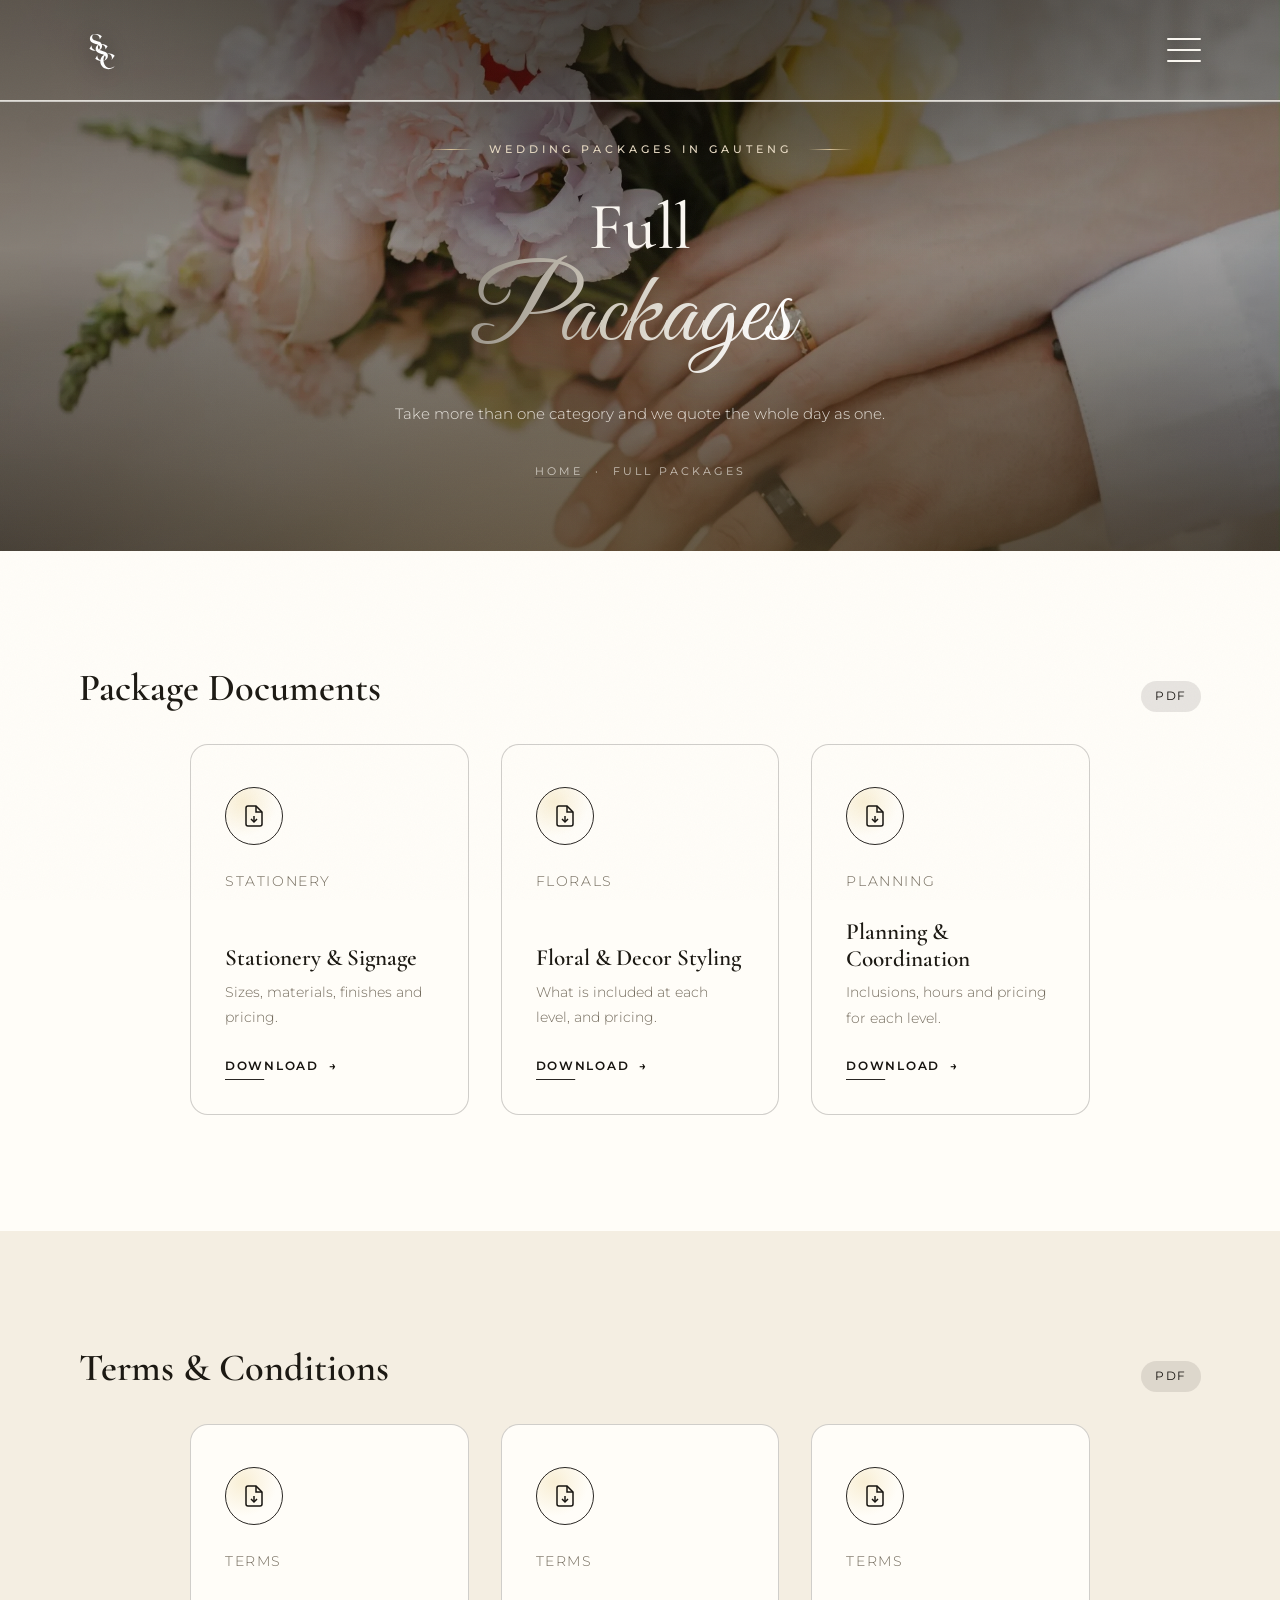
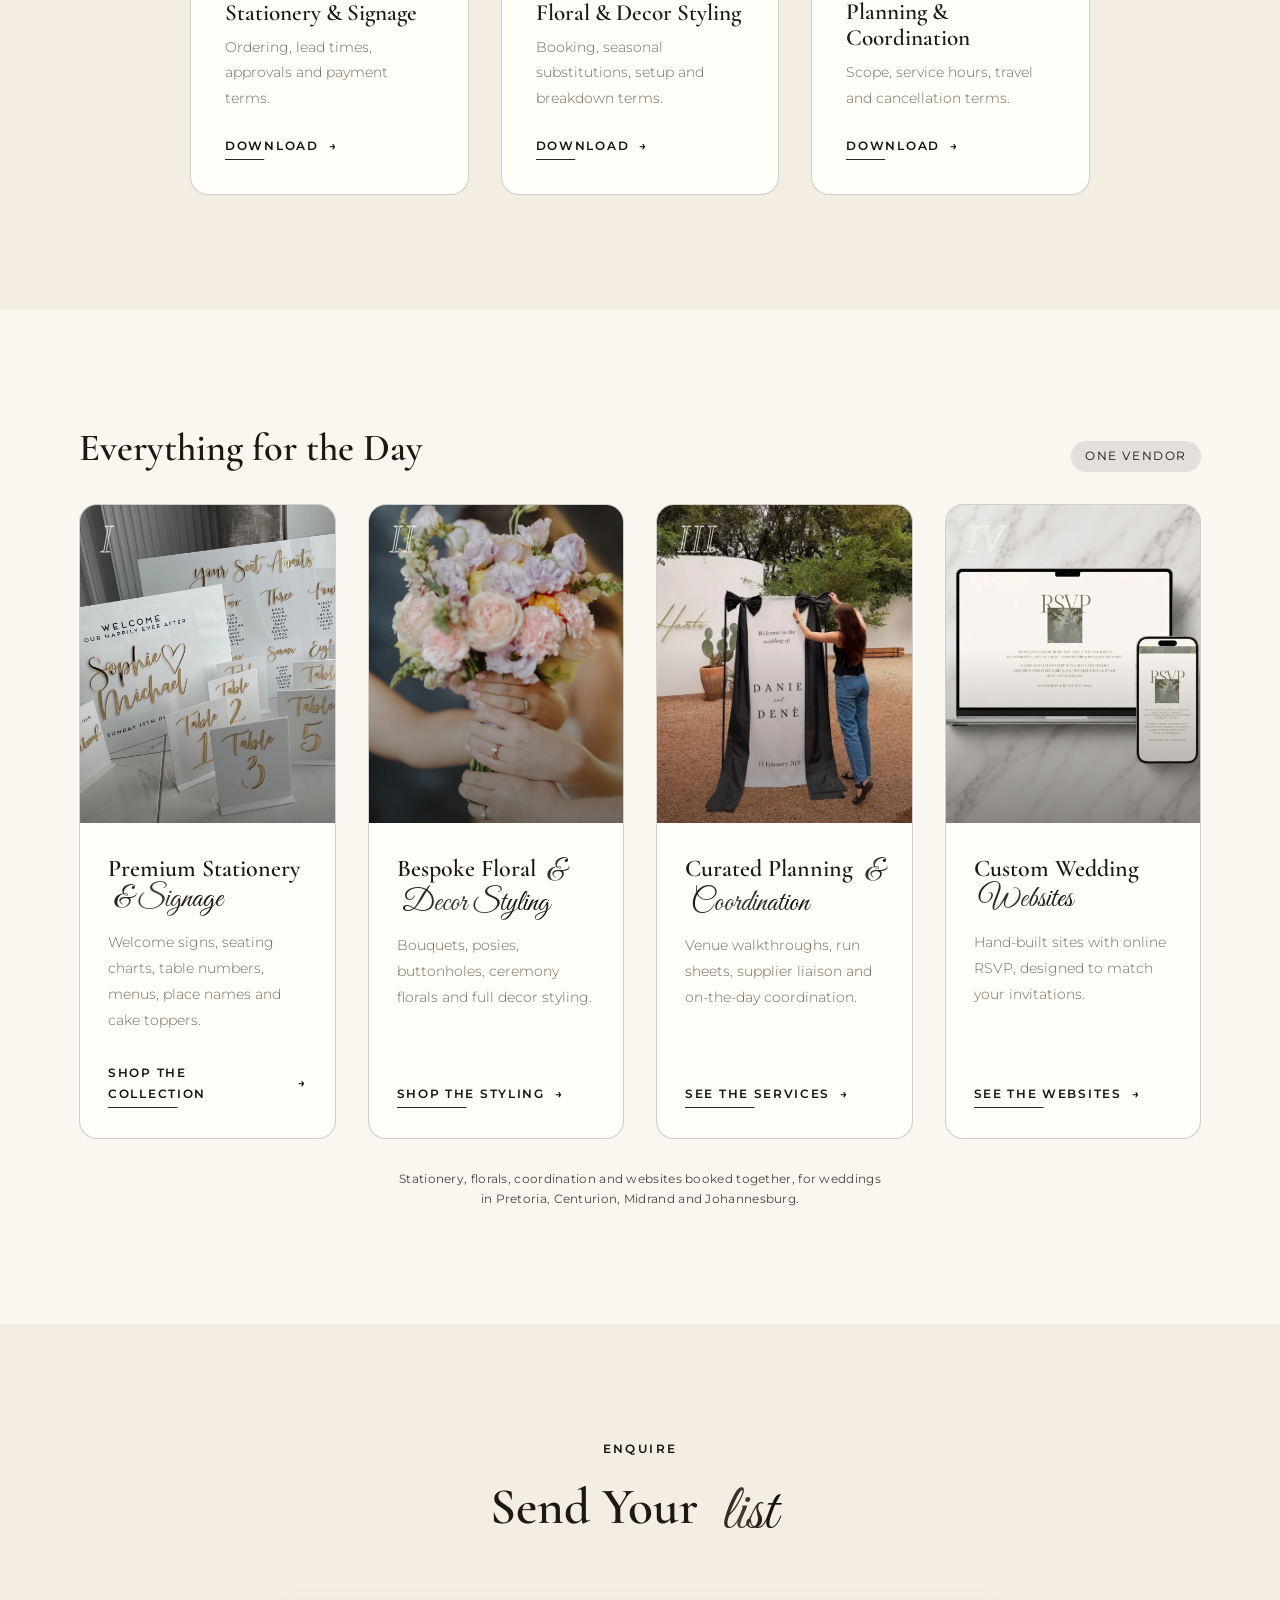
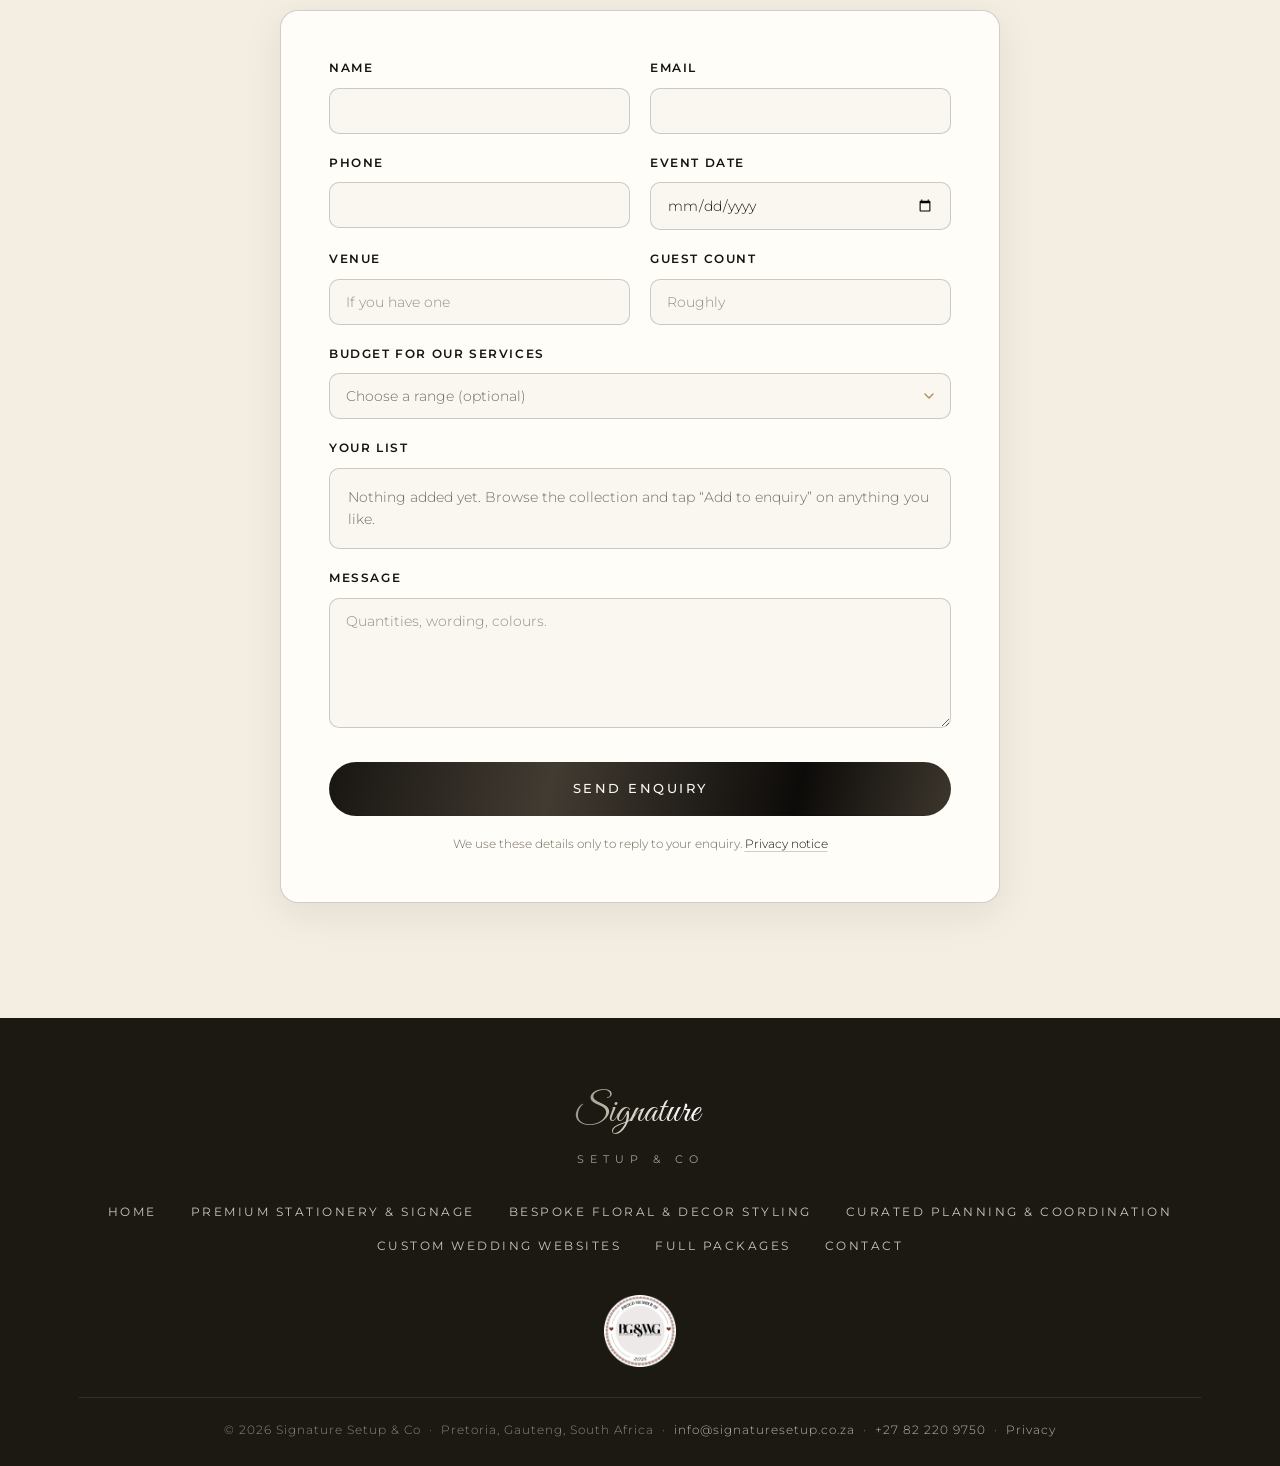
<file: packages.html>
<!DOCTYPE html>
<html lang="en-ZA">
<head>
    <meta charset="UTF-8">
    <meta name="viewport" content="width=device-width, initial-scale=1.0">
    <title>Wedding Packages, Pretoria: Stationery, Florals &amp; Coordination | Signature Setup &amp; Co</title>
    <meta name="description" content="Wedding packages in Pretoria and across Gauteng: signage and stationery, wedding flowers and wedding coordination from one vendor, booked together and quoted as one. Signature Setup &amp; Co.">
    <link rel="canonical" href="https://www.signaturesetup.co.za/packages.html">
    <meta name="theme-color" content="#faf7f1">

    <!-- Open Graph / Twitter: controls the preview card when the page is
         shared to WhatsApp, Instagram and Facebook. -->
    <meta property="og:type" content="website">
    <meta property="og:site_name" content="Signature Setup &amp; Co">
    <meta property="og:locale" content="en_ZA">
    <meta property="og:url" content="https://www.signaturesetup.co.za/packages.html">
    <meta property="og:title" content="Wedding Packages, Pretoria: Stationery, Florals &amp; Coordination | Signature Setup &amp; Co">
    <meta property="og:description" content="Wedding packages in Pretoria and across Gauteng: signage and stationery, wedding flowers and wedding coordination from one vendor, booked together and quoted as one. Signature Setup &amp; Co.">
    <meta property="og:image" content="https://www.signaturesetup.co.za/media/og-image.jpg">
    <meta property="og:image:width" content="1200">
    <meta property="og:image:height" content="630">
    <meta property="og:image:alt" content="Signature Setup &amp; Co wedding styling">
    <meta name="twitter:card" content="summary_large_image">
    <meta name="twitter:title" content="Wedding Packages, Pretoria: Stationery, Florals &amp; Coordination | Signature Setup &amp; Co">
    <meta name="twitter:description" content="Wedding packages in Pretoria and across Gauteng: signage and stationery, wedding flowers and wedding coordination from one vendor, booked together and quoted as one. Signature Setup &amp; Co.">
    <meta name="twitter:image" content="https://www.signaturesetup.co.za/media/og-image.jpg">

    <script type="application/ld+json">
{
  "@context": "https://schema.org",
  "@graph": [
    {
      "@type": "Service",
      "@id": "https://www.signaturesetup.co.za/packages.html#service",
      "name": "Full Wedding Packages",
      "description": "Stationery, floral styling and wedding coordination from one vendor, booked together and quoted as a single package.",
      "serviceType": "Full Wedding Packages",
      "url": "https://www.signaturesetup.co.za/packages.html",
      "provider": {
        "@id": "https://www.signaturesetup.co.za/#business"
      },
      "areaServed": [
        {
          "@type": "City",
          "name": "Pretoria"
        },
        {
          "@type": "AdministrativeArea",
          "name": "Gauteng"
        },
        {
          "@type": "Country",
          "name": "South Africa"
        }
      ]
    },
    {
      "@type": "BreadcrumbList",
      "itemListElement": [
        {
          "@type": "ListItem",
          "position": 1,
          "name": "Home",
          "item": "https://www.signaturesetup.co.za/"
        },
        {
          "@type": "ListItem",
          "position": 2,
          "name": "Full Packages",
          "item": "https://www.signaturesetup.co.za/packages.html"
        }
      ]
    }
  ]
}
    </script>
    <link rel="icon" href="media/logo.svg" type="image/svg+xml">
    <link rel="apple-touch-icon" href="media/apple-touch-icon.png">
    <link rel="preconnect" href="https://fonts.googleapis.com">
    <link rel="preconnect" href="https://fonts.gstatic.com" crossorigin>
    <link href="https://fonts.googleapis.com/css2?family=Cormorant+Garamond:ital,wght@0,400;0,500;0,600;1,400;1,500&family=Great+Vibes&family=Montserrat:wght@300;400;500;600&display=swap" rel="stylesheet">
    <link rel="stylesheet" href="styles.css">
</head>
<body>

<a class="skip-link" href="#content">Skip to content</a>

<!-- NAV -->
<nav class="navbar">
    <div class="container nav-inner">
        <a href="index.html" class="logo" aria-label="Signature Setup &amp; Co home">
            <img src="media/logo.svg" alt="Signature Setup &amp; Co" class="logo-img" width="974" height="971">
        </a>

        <div class="nav-links">
            <a href="index.html" class="nav-home">Home</a>
<a href="packages.html" class="nav-packages"><span class="nav-adj">Full </span>Packages</a>

                <div class="nav-item has-menu">
                    <div class="nav-parent-row">
                        <a href="stationery.html"><span class="nav-adj">Premium </span>Stationery &amp; Signage</a>
                        <button class="nav-toggle" type="button" aria-expanded="false" aria-controls="menu-stationery" aria-label="Show Premium Stationery &amp; Signage services"><svg viewBox="0 0 10 6" width="10" height="6" fill="none" stroke="currentColor" stroke-width="1.4" stroke-linecap="round" stroke-linejoin="round" aria-hidden="true"><polyline points="1 1 5 5 9 1"/></svg></button>
                    </div>
                    <div class="nav-menu" id="menu-stationery">
                        <div class="nav-menu-inner">
                            <p class="nav-menu-label">Premium Stationery &amp; Signage</p>
                            <ul class="nav-menu-list">
                                <li><a href="stationery.html#invitations"><span class="idx" aria-hidden="true">01</span><span class="lbl">Invitations &amp; Save the Date</span></a></li>
                                <li><a href="stationery.html#board-signage"><span class="idx" aria-hidden="true">02</span><span class="lbl">Corex &amp; Foam Board</span></a></li>
                                <li><a href="stationery.html#acrylic-wood"><span class="idx" aria-hidden="true">03</span><span class="lbl">Acrylic &amp; Wood Signage</span></a></li>
                                <li><a href="stationery.html#large-signage"><span class="idx" aria-hidden="true">04</span><span class="lbl">Large-Format &amp; Fabric</span></a></li>
                                <li><a href="stationery.html#table-numbers"><span class="idx" aria-hidden="true">05</span><span class="lbl">Table Numbers</span></a></li>
                                <li><a href="stationery.html#menus-name-cards"><span class="idx" aria-hidden="true">06</span><span class="lbl">Menus &amp; Name Cards</span></a></li>
                                <li><a href="stationery.html#favours"><span class="idx" aria-hidden="true">07</span><span class="lbl">Fans &amp; Favours</span></a></li>
                                <li><a href="stationery.html#acrylic-favours"><span class="idx" aria-hidden="true">08</span><span class="lbl">Acrylic Favours</span></a></li>
                                <li class="is-divided"><a href="stationery.html#packages"><span class="idx" aria-hidden="true">09</span><span class="lbl">Wedding Packages</span></a></li>
                                <li><a href="packages.html"><span class="idx" aria-hidden="true">10</span><span class="lbl">Full Packages</span></a></li>
                            </ul>
                        </div>
                    </div>
                </div>

                <div class="nav-item has-menu">
                    <div class="nav-parent-row">
                        <a href="floral.html"><span class="nav-adj">Bespoke </span>Floral &amp; Decor Styling</a>
                        <button class="nav-toggle" type="button" aria-expanded="false" aria-controls="menu-floral" aria-label="Show Bespoke Floral &amp; Decor Styling services"><svg viewBox="0 0 10 6" width="10" height="6" fill="none" stroke="currentColor" stroke-width="1.4" stroke-linecap="round" stroke-linejoin="round" aria-hidden="true"><polyline points="1 1 5 5 9 1"/></svg></button>
                    </div>
                    <div class="nav-menu" id="menu-floral">
                        <div class="nav-menu-inner">
                            <p class="nav-menu-label">Bespoke Floral &amp; Decor Styling</p>
                            <ul class="nav-menu-list">
                                <li><a href="floral.html#wedding-styling"><span class="idx" aria-hidden="true">01</span><span class="lbl">Wedding Styling</span></a></li>
                                <li class="is-divided"><a href="floral.html#ceremony-packages"><span class="idx" aria-hidden="true">02</span><span class="lbl">Ceremony Packages</span></a></li>
                                <li><a href="floral.html#reception-packages"><span class="idx" aria-hidden="true">03</span><span class="lbl">Reception Packages</span></a></li>
                                <li><a href="floral.html#table-layouts"><span class="idx" aria-hidden="true">04</span><span class="lbl">Table Layouts</span></a></li>
                                <li><a href="packages.html"><span class="idx" aria-hidden="true">05</span><span class="lbl">Full Packages</span></a></li>
                            </ul>
                        </div>
                    </div>
                </div>

                <div class="nav-item has-menu">
                    <div class="nav-parent-row">
                        <a href="planning.html"><span class="nav-adj">Curated </span>Planning &amp; Coordination</a>
                        <button class="nav-toggle" type="button" aria-expanded="false" aria-controls="menu-planning" aria-label="Show Curated Planning &amp; Coordination services"><svg viewBox="0 0 10 6" width="10" height="6" fill="none" stroke="currentColor" stroke-width="1.4" stroke-linecap="round" stroke-linejoin="round" aria-hidden="true"><polyline points="1 1 5 5 9 1"/></svg></button>
                    </div>
                    <div class="nav-menu" id="menu-planning">
                        <div class="nav-menu-inner">
                            <p class="nav-menu-label">Curated Planning &amp; Coordination</p>
                            <ul class="nav-menu-list">
                                <li><a href="planning.html#engagement-planning"><span class="idx" aria-hidden="true">01</span><span class="lbl">Engagement Planning</span></a></li>
                                <li><a href="planning.html#wedding-planning"><span class="idx" aria-hidden="true">02</span><span class="lbl">Wedding Planning &amp; Coordination</span></a></li>
                                <li class="is-divided"><a href="planning.html#planning-packages"><span class="idx" aria-hidden="true">03</span><span class="lbl">Planning Packages</span></a></li>
                                <li><a href="packages.html"><span class="idx" aria-hidden="true">04</span><span class="lbl">Full Packages</span></a></li>
                            </ul>
                        </div>
                    </div>
                </div>

                <div class="nav-item has-menu nav-item--end">
                    <div class="nav-parent-row">
                        <a href="websites.html"><span class="nav-adj">Custom </span>Wedding Websites</a>
                        <button class="nav-toggle" type="button" aria-expanded="false" aria-controls="menu-websites" aria-label="Show Custom Wedding Websites services"><svg viewBox="0 0 10 6" width="10" height="6" fill="none" stroke="currentColor" stroke-width="1.4" stroke-linecap="round" stroke-linejoin="round" aria-hidden="true"><polyline points="1 1 5 5 9 1"/></svg></button>
                    </div>
                    <div class="nav-menu" id="menu-websites">
                        <div class="nav-menu-inner">
                            <p class="nav-menu-label">Custom Wedding Websites</p>
                            <ul class="nav-menu-list">
                                <li><a href="websites.html#included"><span class="idx" aria-hidden="true">01</span><span class="lbl">What&rsquo;s Included</span></a></li>
                                <li><a href="websites.html#how-it-works"><span class="idx" aria-hidden="true">02</span><span class="lbl">How It Works</span></a></li>
                                <li class="is-divided"><a href="websites.html#website-packages"><span class="idx" aria-hidden="true">03</span><span class="lbl">Website Packages</span></a></li>
                            </ul>
                        </div>
                    </div>
                </div>

            <a href="index.html#enquire" class="nav-cta">Enquire</a>
        </div>

        <button class="hamburger" aria-label="Toggle menu" aria-expanded="false">
            <span></span><span></span><span></span>
        </button>
    </div>
</nav>

<!-- HERO -->
<main id="content">

<header class="hero hero--page hero--compact">
    <div class="hero-bg" aria-hidden="true">
        <img src="media/Heroes/packages.webp" alt="" fetchpriority="high" width="2000" height="1730">
    </div>
    <div class="hero-overlay" aria-hidden="true"></div>

    <div class="container hero-inner">
        <div class="hero-content">
            <p class="hero-eyebrow fade-in-load">
                <span class="eyebrow-rule" aria-hidden="true"></span>
                Wedding Packages in Gauteng
                <span class="eyebrow-rule" aria-hidden="true"></span>
            </p>
            <h1 class="hero-title">
                <span class="hero-line fade-in-load delay-1">Full</span>
                <span class="hero-line hero-line-script fade-in-load delay-2"><span class="foil-script">Packages</span></span>
            </h1>
            <p class="hero-tagline fade-in-load delay-3">Take more than one category and we quote the whole day as one.</p>
            <p class="hero-breadcrumb fade-in-load delay-4">
                <a href="index.html">Home</a> <span aria-hidden="true">&middot;</span> Full Packages
            </p>
        </div>
    </div>
</header>

<!-- DOCUMENTS -->
<section id="documents" class="section section--paper">
    <div class="container">
        <div class="shop-head fade-el">
            <h2>Package Documents</h2>
            <span class="rule" aria-hidden="true"></span>
            <span class="count">PDF</span>
        </div>

        <div class="package-grid fade-el">
            <a href="packages/stationery-signage-packages.pdf" class="package-card" download>
                <div class="card-icon">
                    <svg width="24" height="24" viewBox="0 0 24 24" fill="none" stroke="currentColor" stroke-width="1.5"><path d="M14 2H6a2 2 0 0 0-2 2v16a2 2 0 0 0 2 2h12a2 2 0 0 0 2-2V8z"/><polyline points="14 2 14 8 20 8"/><polyline points="12 12 12 18"/><polyline points="9 15 12 18 15 15"/></svg>
                </div>
                <p class="package-meta">Stationery</p>
                <h3>Stationery &amp; Signage</h3>
                <p>Sizes, materials, finishes and pricing.</p>
                <span class="link-arrow">Download <i aria-hidden="true">&rarr;</i></span>
            </a>

            <a href="packages/floral-decor-styling-packages.pdf" class="package-card" download>
                <div class="card-icon">
                    <svg width="24" height="24" viewBox="0 0 24 24" fill="none" stroke="currentColor" stroke-width="1.5"><path d="M14 2H6a2 2 0 0 0-2 2v16a2 2 0 0 0 2 2h12a2 2 0 0 0 2-2V8z"/><polyline points="14 2 14 8 20 8"/><polyline points="12 12 12 18"/><polyline points="9 15 12 18 15 15"/></svg>
                </div>
                <p class="package-meta">Florals</p>
                <h3>Floral &amp; Decor Styling</h3>
                <p>What is included at each level, and pricing.</p>
                <span class="link-arrow">Download <i aria-hidden="true">&rarr;</i></span>
            </a>

            <a href="packages/planning-coordination-packages.pdf" class="package-card" download>
                <div class="card-icon">
                    <svg width="24" height="24" viewBox="0 0 24 24" fill="none" stroke="currentColor" stroke-width="1.5"><path d="M14 2H6a2 2 0 0 0-2 2v16a2 2 0 0 0 2 2h12a2 2 0 0 0 2-2V8z"/><polyline points="14 2 14 8 20 8"/><polyline points="12 12 12 18"/><polyline points="9 15 12 18 15 15"/></svg>
                </div>
                <p class="package-meta">Planning</p>
                <h3>Planning &amp; Coordination</h3>
                <p>Inclusions, hours and pricing for each level.</p>
                <span class="link-arrow">Download <i aria-hidden="true">&rarr;</i></span>
            </a>
        </div>
    </div>
</section>

<!-- TERMS -->
<section id="terms" class="section section--champagne">
    <div class="container">
        <div class="shop-head fade-el">
            <h2>Terms &amp; Conditions</h2>
            <span class="rule" aria-hidden="true"></span>
            <span class="count">PDF</span>
        </div>

        <div class="package-grid fade-el">
            <a href="packages/stationery-signage-terms.pdf" class="package-card" download>
                <div class="card-icon">
                    <svg width="24" height="24" viewBox="0 0 24 24" fill="none" stroke="currentColor" stroke-width="1.5"><path d="M14 2H6a2 2 0 0 0-2 2v16a2 2 0 0 0 2 2h12a2 2 0 0 0 2-2V8z"/><polyline points="14 2 14 8 20 8"/><polyline points="12 12 12 18"/><polyline points="9 15 12 18 15 15"/></svg>
                </div>
                <p class="package-meta">Terms</p>
                <h3>Stationery &amp; Signage</h3>
                <p>Ordering, lead times, approvals and payment terms.</p>
                <span class="link-arrow">Download <i aria-hidden="true">&rarr;</i></span>
            </a>

            <a href="packages/floral-decor-styling-terms.pdf" class="package-card" download>
                <div class="card-icon">
                    <svg width="24" height="24" viewBox="0 0 24 24" fill="none" stroke="currentColor" stroke-width="1.5"><path d="M14 2H6a2 2 0 0 0-2 2v16a2 2 0 0 0 2 2h12a2 2 0 0 0 2-2V8z"/><polyline points="14 2 14 8 20 8"/><polyline points="12 12 12 18"/><polyline points="9 15 12 18 15 15"/></svg>
                </div>
                <p class="package-meta">Terms</p>
                <h3>Floral &amp; Decor Styling</h3>
                <p>Booking, seasonal substitutions, setup and breakdown terms.</p>
                <span class="link-arrow">Download <i aria-hidden="true">&rarr;</i></span>
            </a>

            <a href="packages/planning-coordination-terms.pdf" class="package-card" download>
                <div class="card-icon">
                    <svg width="24" height="24" viewBox="0 0 24 24" fill="none" stroke="currentColor" stroke-width="1.5"><path d="M14 2H6a2 2 0 0 0-2 2v16a2 2 0 0 0 2 2h12a2 2 0 0 0 2-2V8z"/><polyline points="14 2 14 8 20 8"/><polyline points="12 12 12 18"/><polyline points="9 15 12 18 15 15"/></svg>
                </div>
                <p class="package-meta">Terms</p>
                <h3>Planning &amp; Coordination</h3>
                <p>Scope, service hours, travel and cancellation terms.</p>
                <span class="link-arrow">Download <i aria-hidden="true">&rarr;</i></span>
            </a>
        </div>
    </div>
</section>

<!-- CATEGORIES -->
<section id="included" class="section">
    <div class="container">
        <div class="shop-head fade-el">
            <h2>Everything for the Day</h2>
            <span class="rule" aria-hidden="true"></span>
            <span class="count">One vendor</span>
        </div>
        <div class="service-grid">

            <a href="stationery.html" class="service-card fade-el">
                <div class="service-card-media">
                    <span class="service-card-num" aria-hidden="true">I</span>
                    <img src="media/heroImage.webp" alt="Acrylic welcome sign, seating chart and gold table numbers" loading="lazy" decoding="async" width="1200" height="1200">
                </div>
                <div class="service-card-body">
                    <h3>Premium Stationery <span class="foil-script script-inline">&amp; Signage</span></h3>
                    <p>Welcome signs, seating charts, table numbers, menus, place names and cake toppers.</p>
                    <span class="link-arrow">Shop the collection <i aria-hidden="true">&rarr;</i></span>
                </div>
            </a>

            <a href="floral.html" class="service-card fade-el">
                <div class="service-card-media">
                    <span class="service-card-num" aria-hidden="true">II</span>
                    <img src="media/Floral/bridal-bouquet-pastel.webp" alt="Pastel bridal bouquet of garden roses and lisianthus" loading="lazy" decoding="async" width="1200" height="1800">
                </div>
                <div class="service-card-body">
                    <h3>Bespoke Floral <span class="foil-script script-inline">&amp; Decor Styling</span></h3>
                    <p>Bouquets, posies, buttonholes, ceremony florals and full decor styling.</p>
                    <span class="link-arrow">Shop the styling <i aria-hidden="true">&rarr;</i></span>
                </div>
            </a>

            <a href="planning.html" class="service-card fade-el">
                <div class="service-card-media">
                    <span class="service-card-num" aria-hidden="true">III</span>
                    <img src="media/Planning/signage-install.webp" alt="Coordinator installing a draped welcome banner" loading="lazy" decoding="async" width="694" height="706">
                </div>
                <div class="service-card-body">
                    <h3>Curated Planning <span class="foil-script script-inline">&amp; Coordination</span></h3>
                    <p>Venue walkthroughs, run sheets, supplier liaison and on-the-day coordination.</p>
                    <span class="link-arrow">See the services <i aria-hidden="true">&rarr;</i></span>
                </div>
            </a>
            <a href="websites.html" class="service-card fade-el">
                <div class="service-card-media">
                    <span class="service-card-num" aria-hidden="true">IV</span>
                    <img src="media/Products/wedding-website.webp" alt="Wedding website RSVP page shown on a laptop and a phone" loading="lazy" decoding="async" width="1080" height="1080">
                </div>
                <div class="service-card-body">
                    <h3>Custom Wedding <span class="foil-script script-inline">Websites</span></h3>
                    <p>Hand-built sites with online RSVP, designed to match your invitations.</p>
                    <span class="link-arrow">See the websites <i aria-hidden="true">&rarr;</i></span>
                </div>
            </a>
        </div>
        <p class="catalogue-note fade-el">Stationery, florals, coordination and websites booked together, for weddings in Pretoria, Centurion, Midrand and Johannesburg.</p>
    </div>
</section>

<!-- ENQUIRY -->
<section id="enquire" class="section section--champagne">
    <div class="container">
        <div class="section-header fade-el">
            <p class="eyebrow">Enquire</p>
            <h2>Send Your <span class="foil-script script-inline">list</span></h2>
        </div>

        <div class="enquiry fade-el">
            <form id="enquiryForm" action="https://formspree.io/f/xjyvaeoe" method="POST">
                <div class="form-row">
                    <div class="form-group">
                        <label for="name">Name</label>
                        <input type="text" id="name" name="name" required>
                    </div>
                    <div class="form-group">
                        <label for="email">Email</label>
                        <input type="email" id="email" name="email" required>
                    </div>
                </div>
                <div class="form-row">
                    <div class="form-group">
                        <label for="phone">Phone</label>
                        <input type="tel" id="phone" name="phone">
                    </div>
                    <div class="form-group">
                        <label for="event-date">Event Date</label>
                        <input type="date" id="event-date" name="event_date">
                    </div>
                </div>
                <div class="form-row">
                    <div class="form-group">
                        <label for="venue">Venue</label>
                        <input type="text" id="venue" name="venue" placeholder="If you have one" autocomplete="off">
                    </div>
                    <div class="form-group">
                        <label for="guest-count">Guest Count</label>
                        <input type="number" id="guest-count" name="guest_count" min="1" max="1000" inputmode="numeric" placeholder="Roughly">
                    </div>
                </div>
                <div class="form-group">
                    <label for="budget">Budget for Our Services</label>
                    <select id="budget" name="budget">
                        <option value="">Choose a range (optional)</option>
                        <option>Under R5 000</option>
                        <option>R5 000 &ndash; R15 000</option>
                        <option>R15 000 &ndash; R30 000</option>
                        <option>R30 000 &ndash; R50 000</option>
                        <option>Over R50 000</option>
                        <option>Not sure yet</option>
                    </select>
                </div>
                <div class="form-group">
                    <p class="form-label" id="enquiryItemsLabel">Your List<span class="count" id="enquiryItemsCount"></span></p>
                    <ul class="enquiry-summary" id="enquiryItemsList" aria-labelledby="enquiryItemsLabel"></ul>
                    <input type="hidden" id="enquiryItems" name="items">
                </div>
                <div class="form-group">
                    <label for="message">Message</label>
                    <textarea id="message" name="message" rows="3" placeholder="Quantities, wording, colours."></textarea>
                </div>
                <input type="text" name="_gotcha" style="display:none" tabindex="-1" autocomplete="off">
                <input type="hidden" name="_subject" value="Full package enquiry - Signature Setup &amp; Co">
                <button type="submit" class="btn-gold">Send Enquiry</button>
                <p class="form-status" id="formStatus" role="status" aria-live="polite"></p>
                <p class="form-privacy">We use these details only to reply to your enquiry. <a href="privacy.html">Privacy notice</a></p>
            </form>
        </div>
    </div>
</section>

<!-- FOOTER -->
</main>

<footer class="footer">
    <div class="container">
        <div class="footer-monogram" aria-hidden="true">
            <span class="foil-script">Signature</span>
            <span class="footer-monogram-sub">Setup &amp; Co</span>
        </div>
        <nav class="footer-nav">
            <a href="index.html">Home</a>
            <a href="stationery.html">Premium Stationery &amp; Signage</a>
            <a href="floral.html">Bespoke Floral &amp; Decor Styling</a>
            <a href="planning.html">Curated Planning &amp; Coordination</a>
            <a href="websites.html">Custom Wedding Websites</a>
            <a href="packages.html">Full Packages</a>
            <a href="index.html#contact">Contact</a>
        </nav>
        <div class="footer-badge">
            <img src="media/bruidsgids-member-2026.webp"
                 alt="Proud member of Bruidsgids Wedding Guide"
                 width="320" height="320" loading="lazy" decoding="async">
        </div>
        <div class="footer-bottom">
            <p>&copy; 2026 Signature Setup &amp; Co &nbsp;&middot;&nbsp; Pretoria, Gauteng, South Africa &nbsp;&middot;&nbsp;
            <a href="mailto:info@signaturesetup.co.za">info@signaturesetup.co.za</a> &nbsp;&middot;&nbsp;
            <a href="tel:+27822209750">+27 82 220 9750</a> &nbsp;&middot;&nbsp;
            <a href="privacy.html">Privacy</a></p>
        </div>
    </div>
</footer>

<script src="script.js"></script>
<!-- Cloudflare Web Analytics --><script type='module' src='https://static.cloudflareinsights.com/beacon.min.js' data-cf-beacon='{"token": "94a2329338e34b20a14bd7a3bc524073"}'></script><!-- End Cloudflare Web Analytics -->
</body>
</html>
</file>
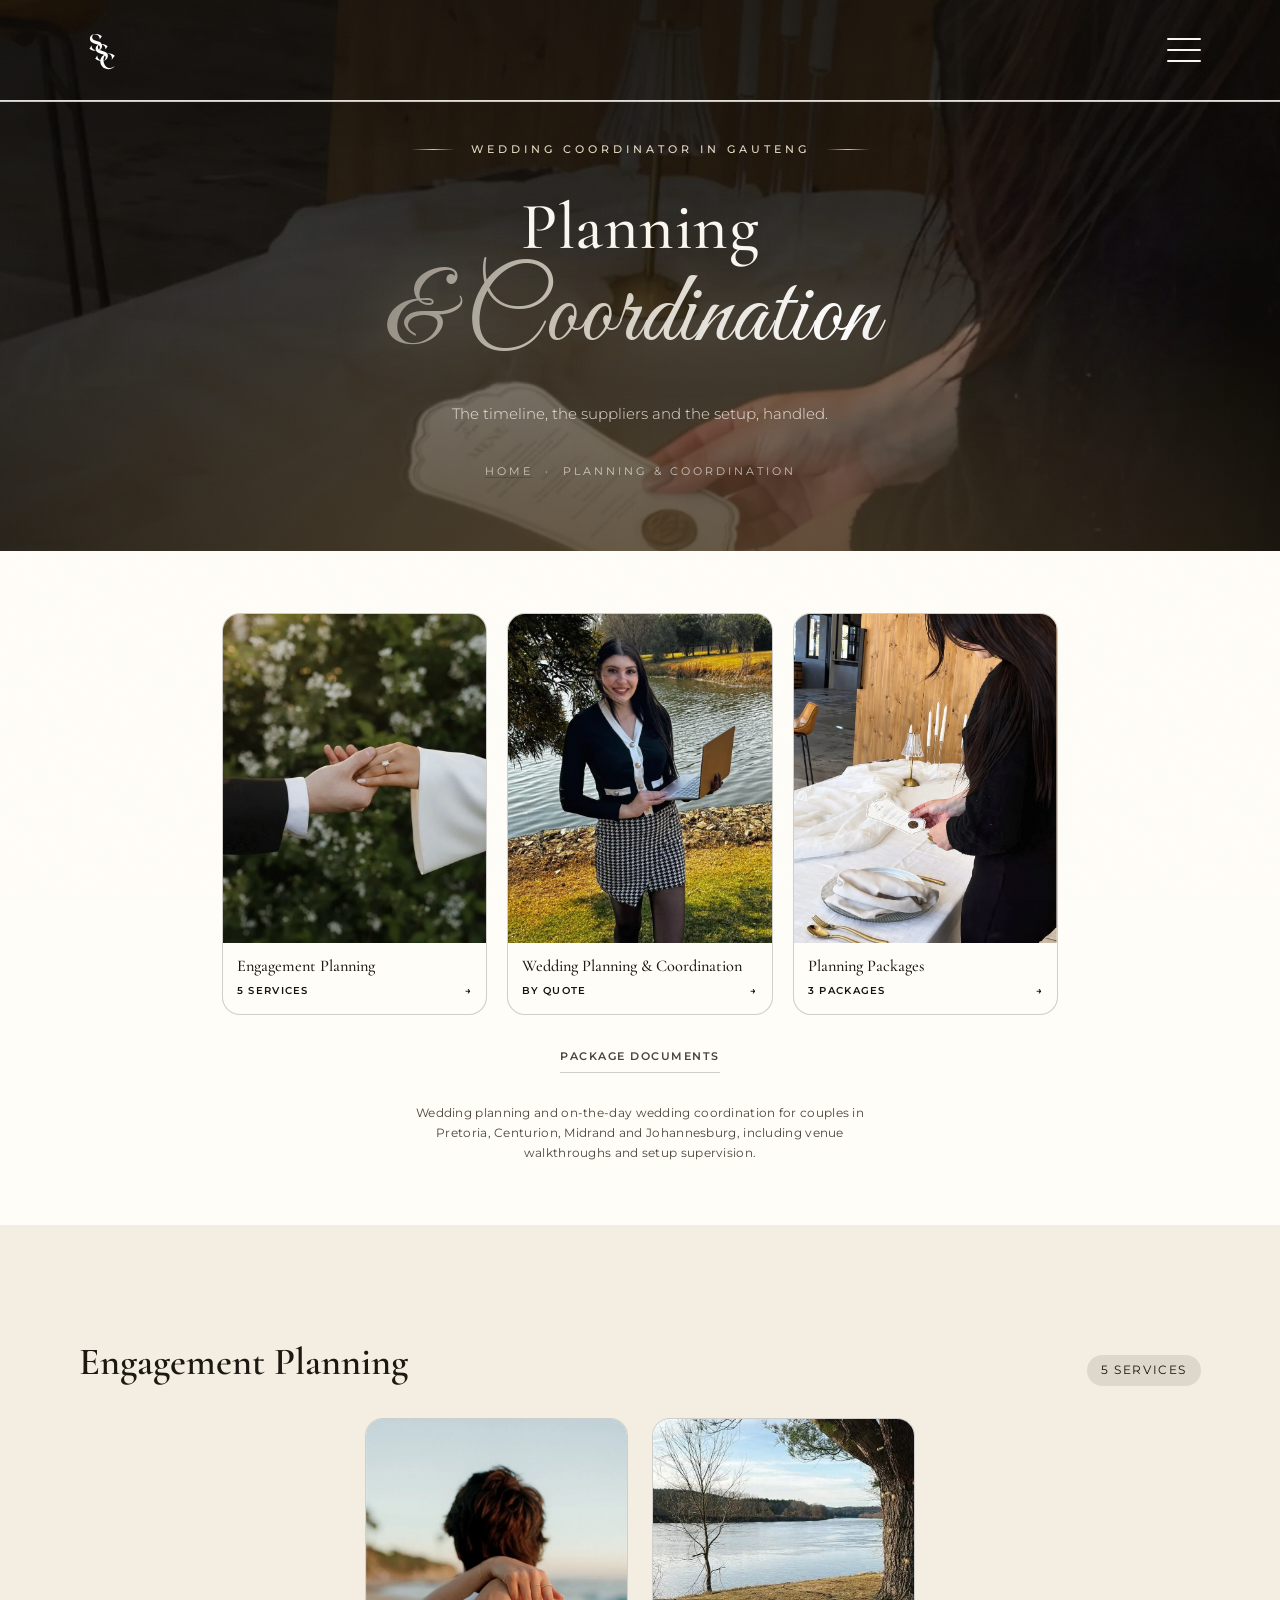
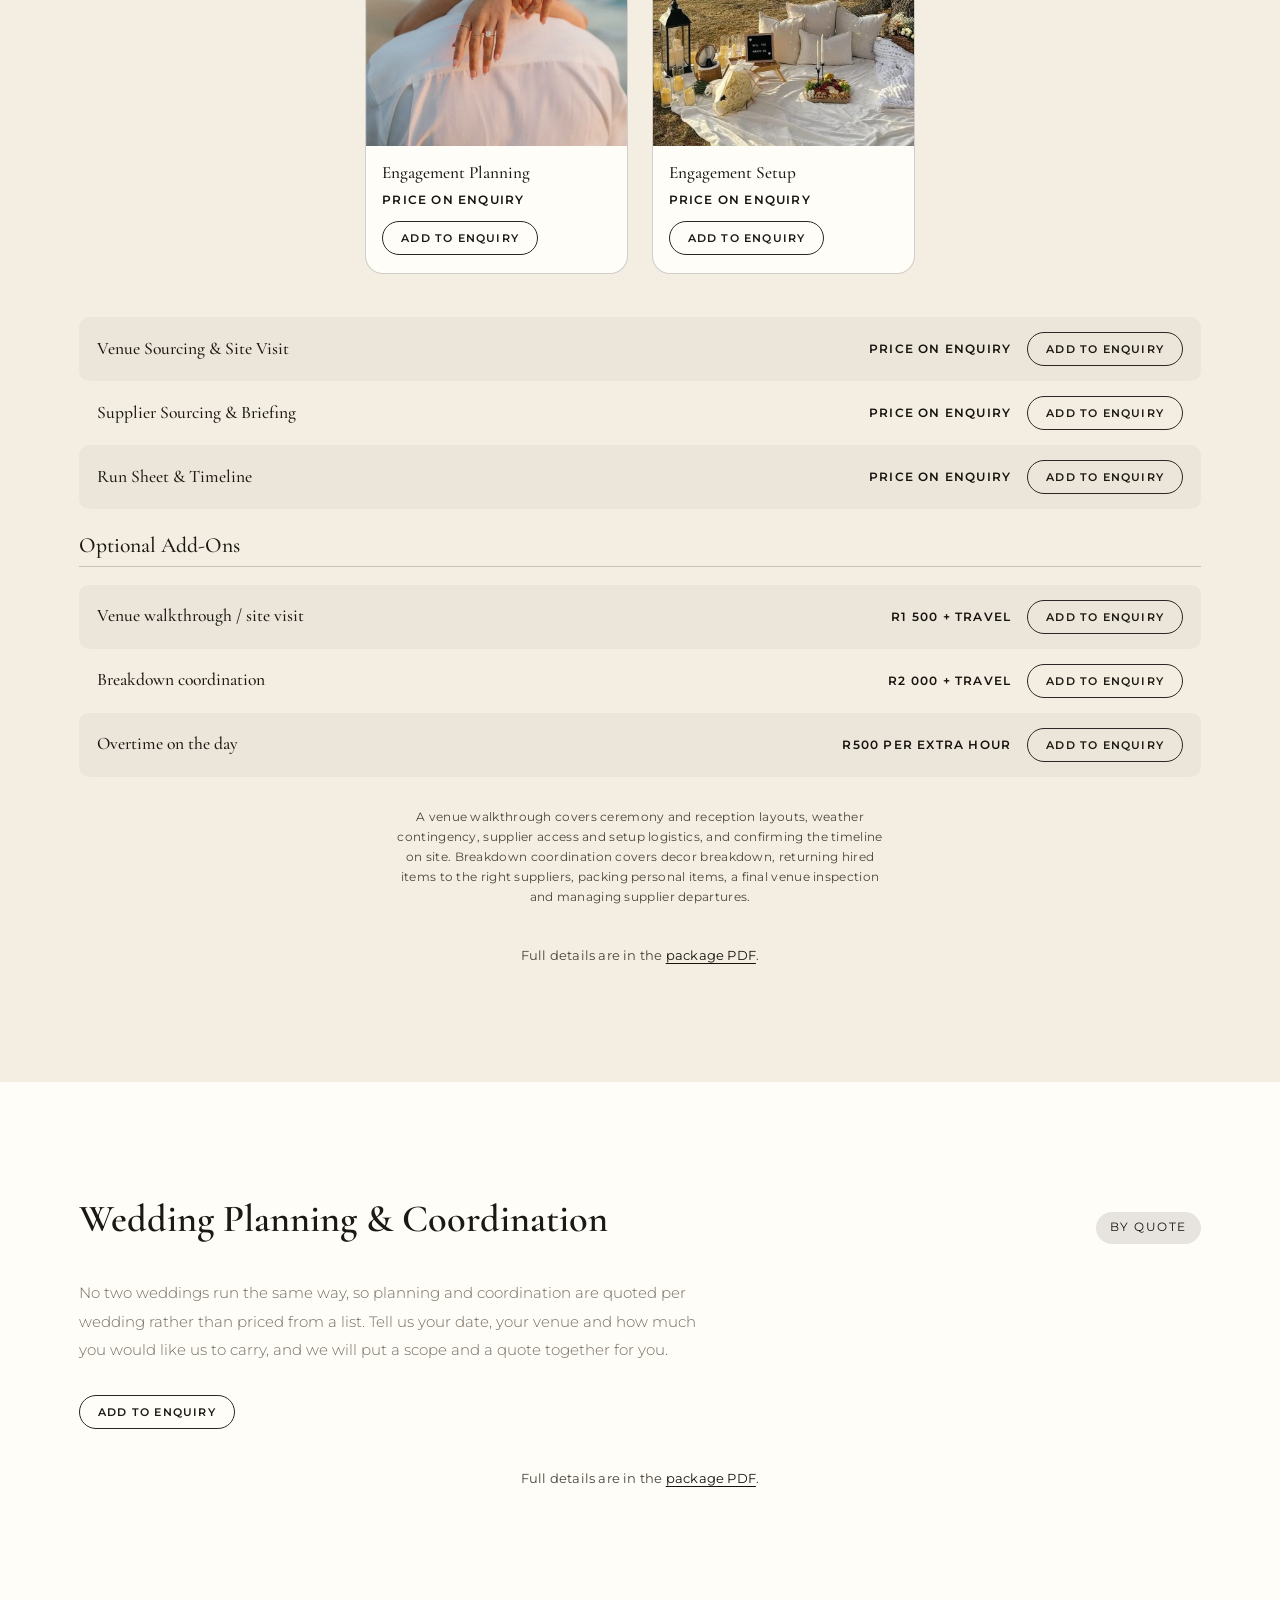
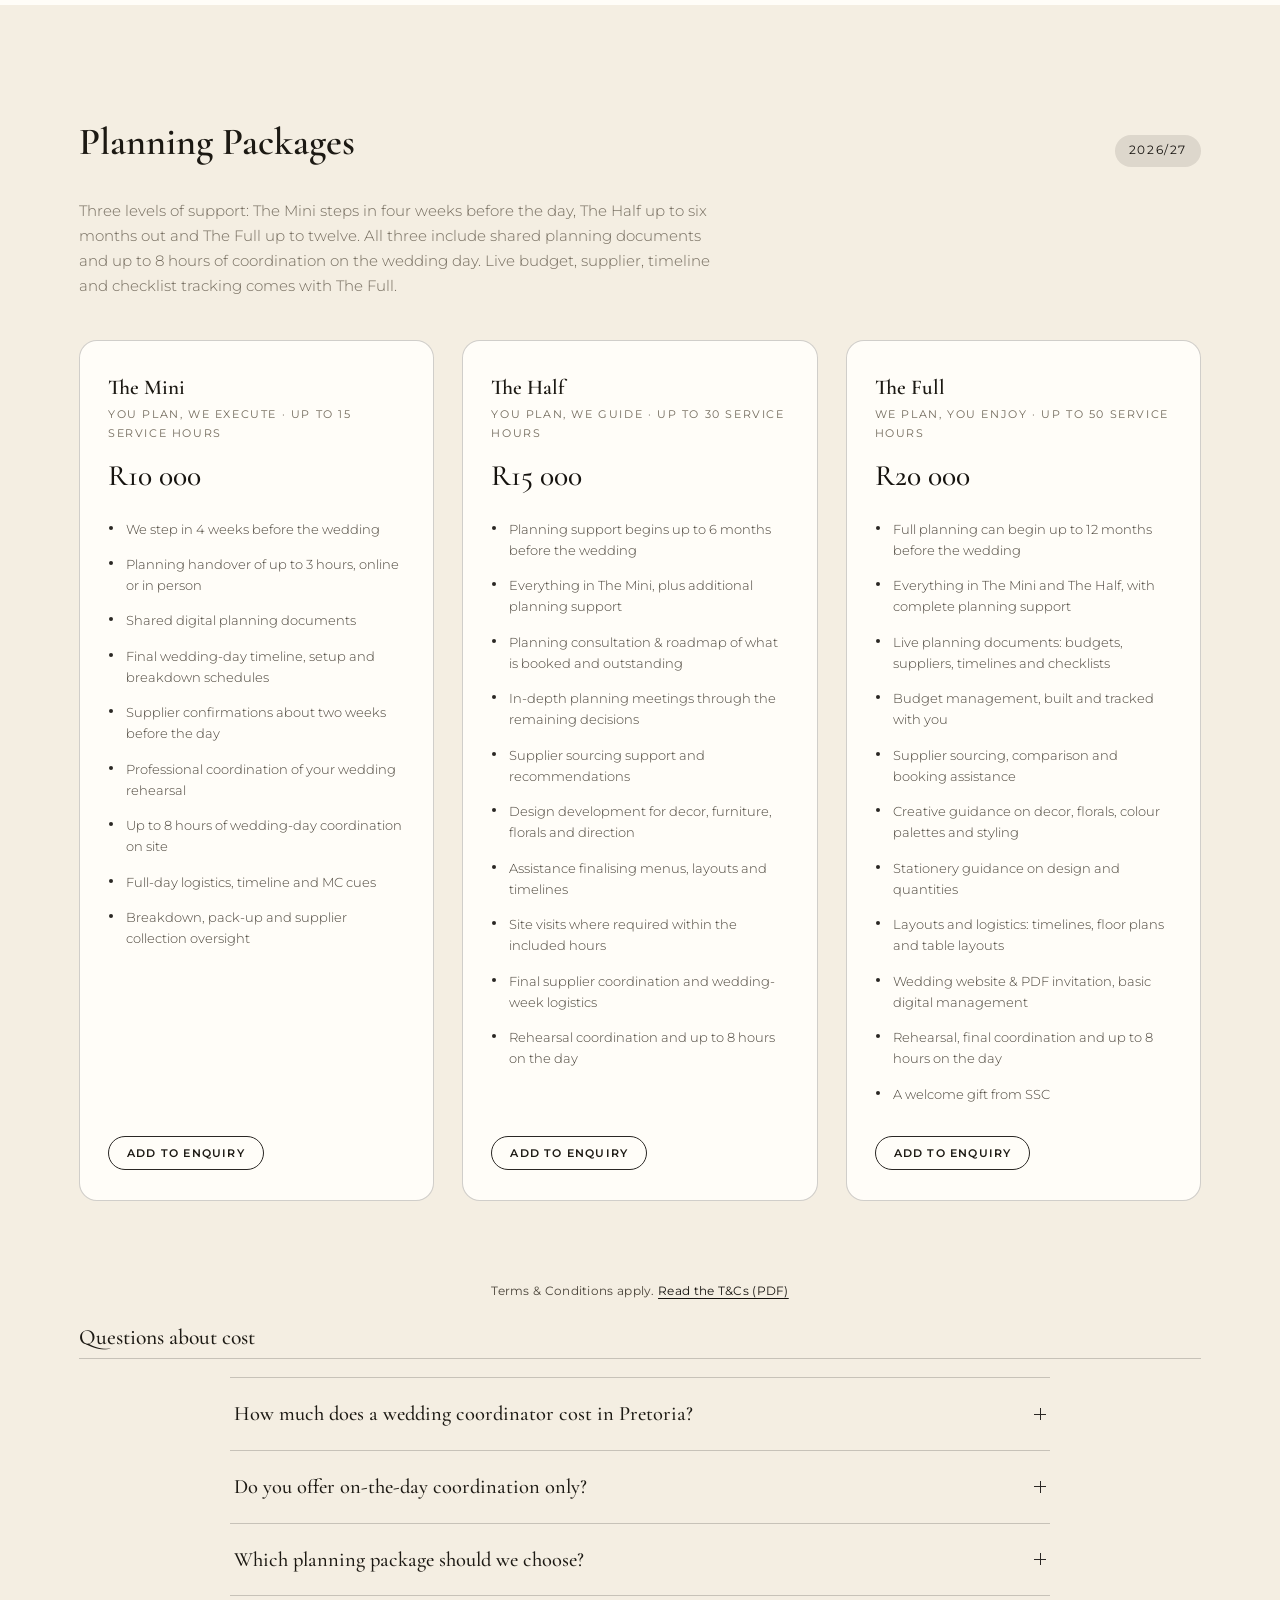
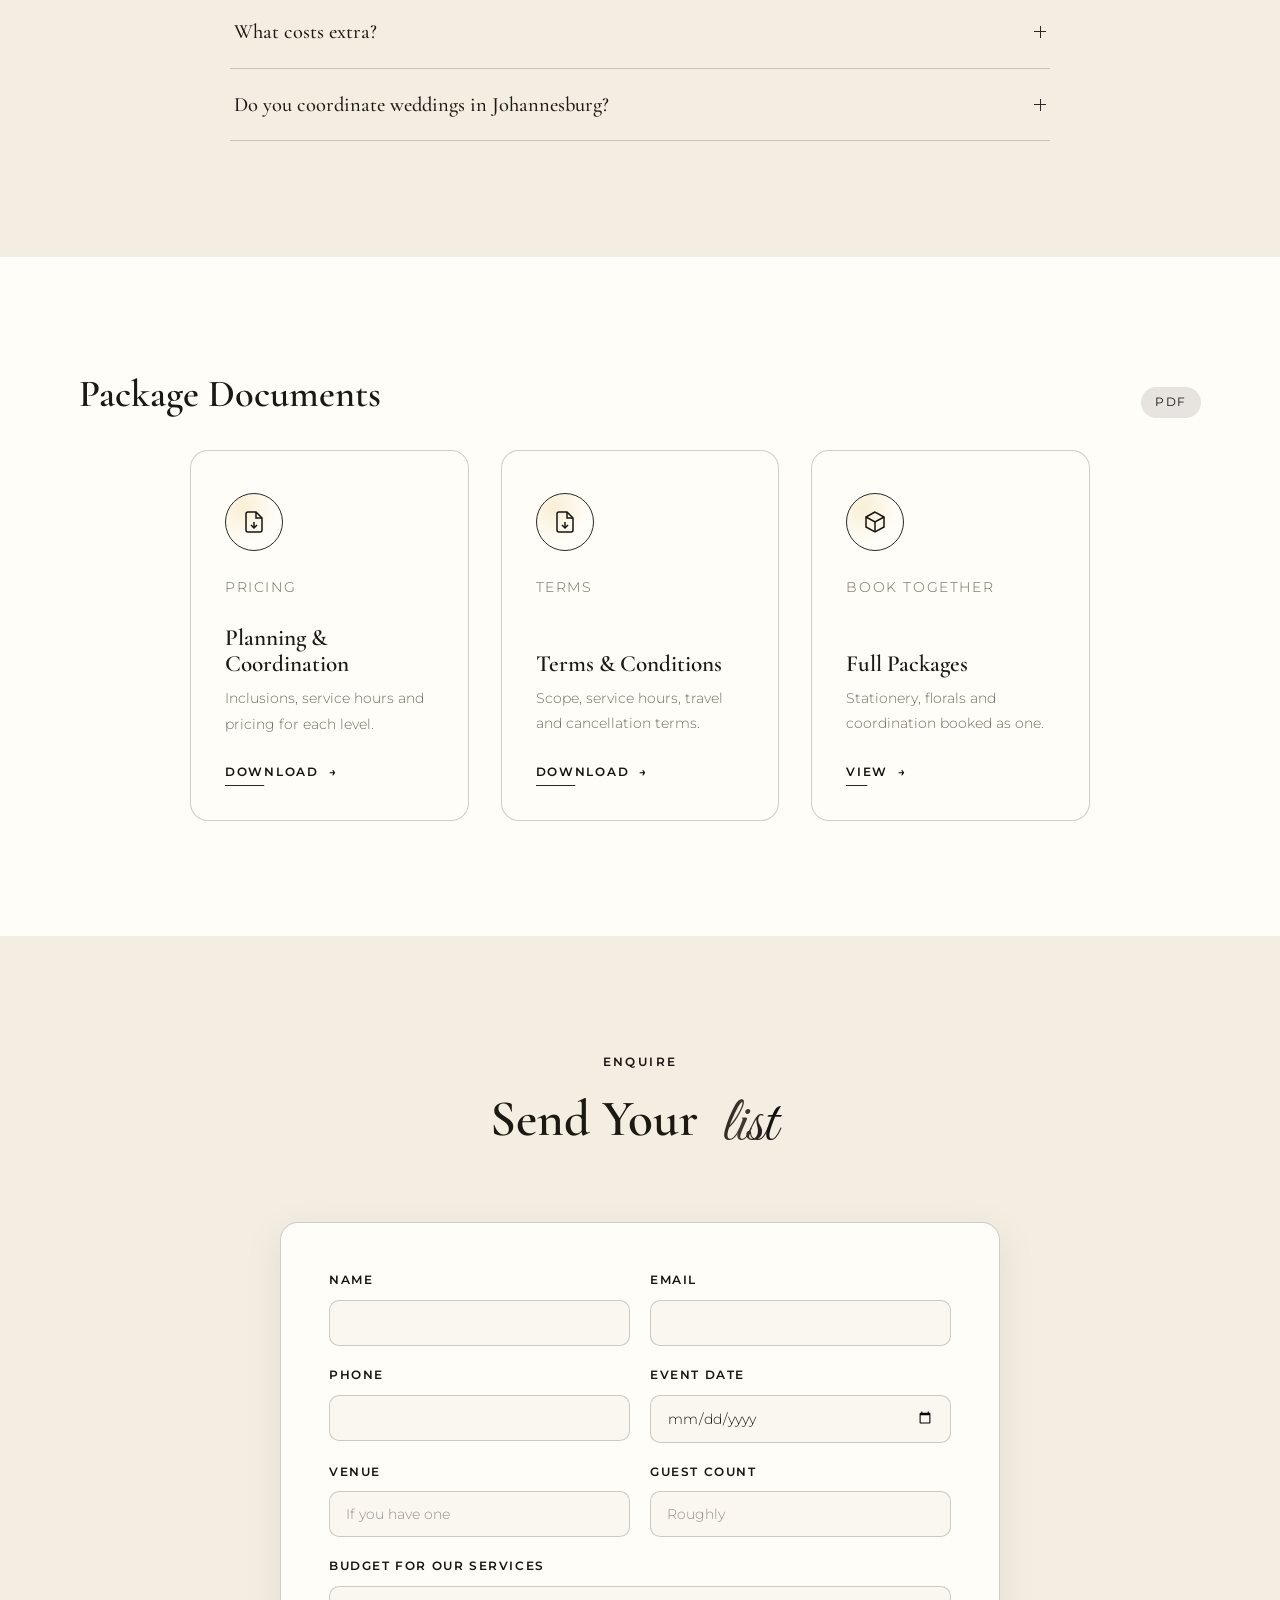
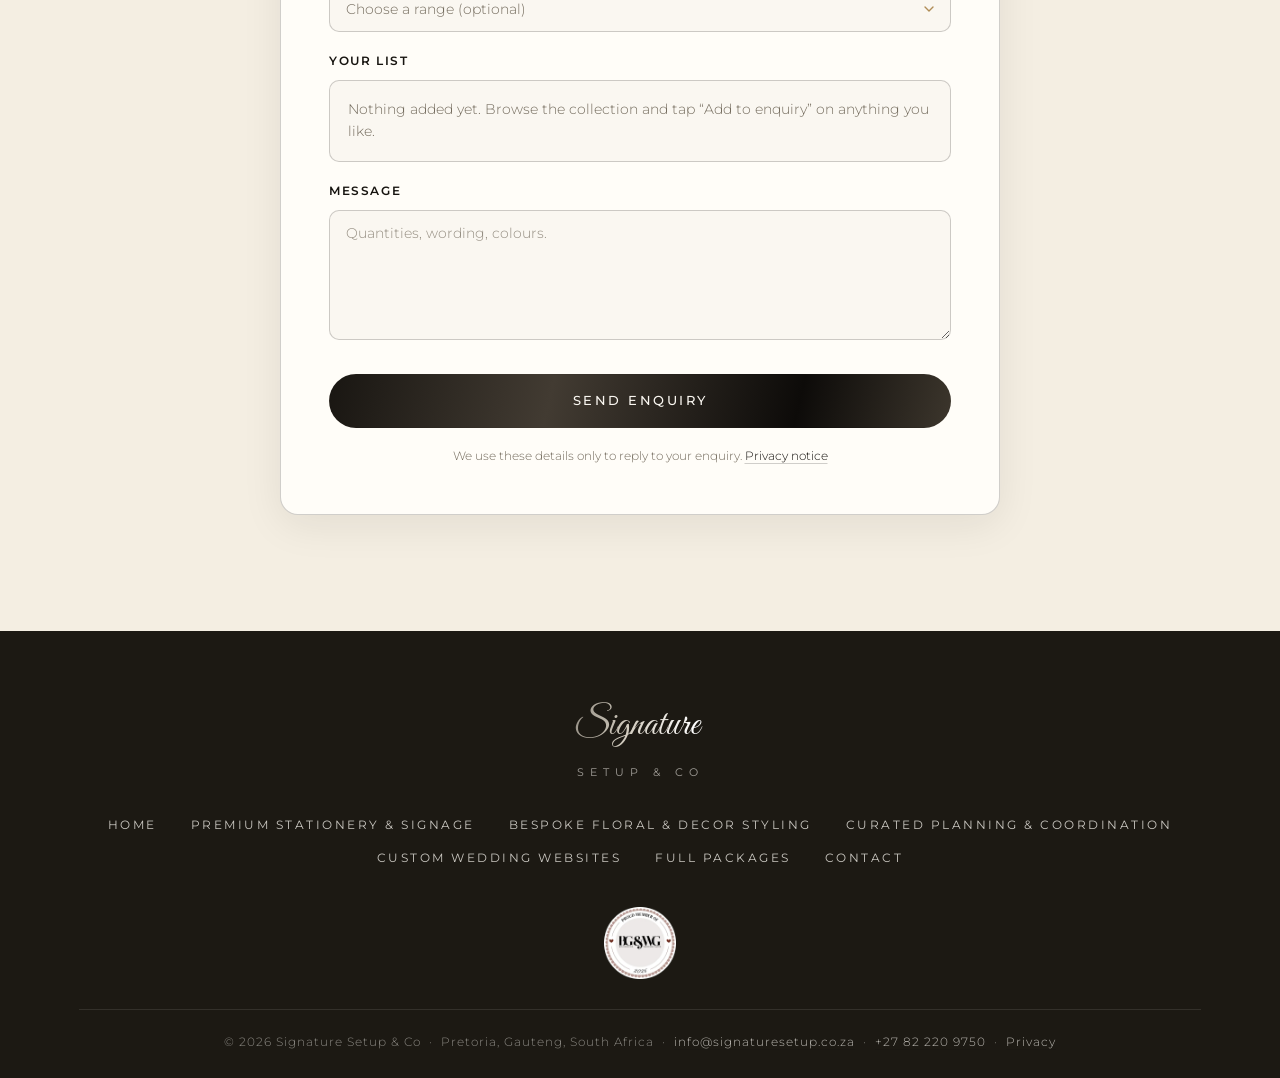
<file: planning.html>
<!DOCTYPE html>
<html lang="en-ZA">
<head>
    <meta charset="UTF-8">
    <meta name="viewport" content="width=device-width, initial-scale=1.0">
    <title>Wedding Coordinator &amp; Planner, Pretoria &amp; Johannesburg | Signature Setup &amp; Co</title>
    <meta name="description" content="Wedding coordinator and planner in Pretoria, Johannesburg and across Gauteng: engagement planning, full wedding planning and on-the-day coordination, with venue walkthroughs, run sheets, supplier liaison and setup supervision. Signature Setup &amp; Co.">
    <link rel="canonical" href="https://www.signaturesetup.co.za/planning.html">
    <meta name="theme-color" content="#faf7f1">

    <!-- Open Graph / Twitter: controls the preview card when the page is
         shared to WhatsApp, Instagram and Facebook. -->
    <meta property="og:type" content="website">
    <meta property="og:site_name" content="Signature Setup &amp; Co">
    <meta property="og:locale" content="en_ZA">
    <meta property="og:url" content="https://www.signaturesetup.co.za/planning.html">
    <meta property="og:title" content="Wedding Coordinator &amp; Planner, Pretoria &amp; Johannesburg | Signature Setup &amp; Co">
    <meta property="og:description" content="Wedding coordinator and planner in Pretoria, Johannesburg and across Gauteng: engagement planning, full wedding planning and on-the-day coordination, with venue walkthroughs, run sheets, supplier liaison and setup supervision. Signature Setup &amp; Co.">
    <meta property="og:image" content="https://www.signaturesetup.co.za/media/og-planning.jpg">
    <meta property="og:image:width" content="1200">
    <meta property="og:image:height" content="630">
    <meta property="og:image:alt" content="Planner arriving at a wedding venue with a run sheet">
    <meta name="twitter:card" content="summary_large_image">
    <meta name="twitter:title" content="Wedding Coordinator &amp; Planner, Pretoria &amp; Johannesburg | Signature Setup &amp; Co">
    <meta name="twitter:description" content="Wedding coordinator and planner in Pretoria, Johannesburg and across Gauteng: engagement planning, full wedding planning and on-the-day coordination, with venue walkthroughs, run sheets, supplier liaison and setup supervision. Signature Setup &amp; Co.">
    <meta name="twitter:image" content="https://www.signaturesetup.co.za/media/og-planning.jpg">

    <script type="application/ld+json">
{
  "@context": "https://schema.org",
  "@graph": [
    {
      "@type": "Service",
      "@id": "https://www.signaturesetup.co.za/planning.html#service",
      "name": "Wedding Planning & Coordination",
      "description": "Engagement planning, full wedding planning and on-the-day coordination: venue walkthroughs, run sheets, supplier liaison, setup supervision and pack-down.",
      "serviceType": "Wedding Planning & Coordination",
      "url": "https://www.signaturesetup.co.za/planning.html",
      "provider": {
        "@id": "https://www.signaturesetup.co.za/#business"
      },
      "areaServed": [
        {
          "@type": "City",
          "name": "Pretoria"
        },
        {
          "@type": "AdministrativeArea",
          "name": "Gauteng"
        },
        {
          "@type": "Country",
          "name": "South Africa"
        }
      ]
    },
    {
      "@type": "BreadcrumbList",
      "itemListElement": [
        {
          "@type": "ListItem",
          "position": 1,
          "name": "Home",
          "item": "https://www.signaturesetup.co.za/"
        },
        {
          "@type": "ListItem",
          "position": 2,
          "name": "Planning & Coordination",
          "item": "https://www.signaturesetup.co.za/planning.html"
        }
      ]
    },
    {
      "@type": "FAQPage",
      "mainEntity": [
        {
          "@type": "Question",
          "name": "How much does a wedding coordinator cost in Pretoria?",
          "acceptedAnswer": {
            "@type": "Answer",
            "text": "Our planning and coordination packages are R10 000 for The Mini, R15 000 for The Half and R20 000 for The Full. Every package includes your rehearsal and up to 8 hours of coordination on the wedding day. Travel is added at the AA rate, plus any tolls or parking. If none of the packages fits, we quote your wedding on its own scope."
          }
        },
        {
          "@type": "Question",
          "name": "Do you offer on-the-day coordination only?",
          "acceptedAnswer": {
            "@type": "Answer",
            "text": "The Mini, at R10 000, is built for couples who have planned the wedding themselves. We step in four weeks before, take a planning handover of up to three hours, confirm your suppliers, run the rehearsal and coordinate up to 8 hours on the day, through to pack-up."
          }
        },
        {
          "@type": "Question",
          "name": "Which planning package should we choose?",
          "acceptedAnswer": {
            "@type": "Answer",
            "text": "It depends on how much is already booked. The Mini suits a wedding that is fully planned. The Half (R15 000) starts up to six months out and helps you through the remaining decisions and suppliers. The Full (R20 000) starts up to twelve months out and covers budget management, supplier booking, styling direction, and a wedding website and PDF invitation."
          }
        },
        {
          "@type": "Question",
          "name": "What costs extra?",
          "acceptedAnswer": {
            "@type": "Answer",
            "text": "Travel, at the AA rate plus tolls and parking. Optional add-ons are a venue walkthrough at R1 500 plus travel, breakdown coordination at R2 000 plus travel, and R500 for each hour beyond the 8 on the day."
          }
        },
        {
          "@type": "Question",
          "name": "Do you coordinate weddings in Johannesburg?",
          "acceptedAnswer": {
            "@type": "Answer",
            "text": "Yes. We coordinate weddings in Pretoria, Centurion, Midrand and Johannesburg. Package prices are the same everywhere; only the travel differs."
          }
        }
      ]
    }
  ]
}
    </script>
    <link rel="icon" href="media/logo.svg" type="image/svg+xml">
    <link rel="apple-touch-icon" href="media/apple-touch-icon.png">
    <link rel="preconnect" href="https://fonts.googleapis.com">
    <link rel="preconnect" href="https://fonts.gstatic.com" crossorigin>
    <link href="https://fonts.googleapis.com/css2?family=Cormorant+Garamond:ital,wght@0,400;0,500;0,600;1,400;1,500&family=Great+Vibes&family=Montserrat:wght@300;400;500;600&display=swap" rel="stylesheet">
    <link rel="stylesheet" href="styles.css">
</head>
<body>

<a class="skip-link" href="#content">Skip to content</a>

<!-- NAV -->
<nav class="navbar">
    <div class="container nav-inner">
        <a href="index.html" class="logo" aria-label="Signature Setup &amp; Co home">
            <img src="media/logo.svg" alt="Signature Setup &amp; Co" class="logo-img" width="974" height="971">
        </a>

        <div class="nav-links">
            <a href="index.html" class="nav-home">Home</a>
<a href="packages.html" class="nav-packages"><span class="nav-adj">Full </span>Packages</a>

                <div class="nav-item has-menu">
                    <div class="nav-parent-row">
                        <a href="stationery.html"><span class="nav-adj">Premium </span>Stationery &amp; Signage</a>
                        <button class="nav-toggle" type="button" aria-expanded="false" aria-controls="menu-stationery" aria-label="Show Premium Stationery &amp; Signage services"><svg viewBox="0 0 10 6" width="10" height="6" fill="none" stroke="currentColor" stroke-width="1.4" stroke-linecap="round" stroke-linejoin="round" aria-hidden="true"><polyline points="1 1 5 5 9 1"/></svg></button>
                    </div>
                    <div class="nav-menu" id="menu-stationery">
                        <div class="nav-menu-inner">
                            <p class="nav-menu-label">Premium Stationery &amp; Signage</p>
                            <ul class="nav-menu-list">
                                <li><a href="stationery.html#invitations"><span class="idx" aria-hidden="true">01</span><span class="lbl">Invitations &amp; Save the Date</span></a></li>
                                <li><a href="stationery.html#board-signage"><span class="idx" aria-hidden="true">02</span><span class="lbl">Corex &amp; Foam Board</span></a></li>
                                <li><a href="stationery.html#acrylic-wood"><span class="idx" aria-hidden="true">03</span><span class="lbl">Acrylic &amp; Wood Signage</span></a></li>
                                <li><a href="stationery.html#large-signage"><span class="idx" aria-hidden="true">04</span><span class="lbl">Large-Format &amp; Fabric</span></a></li>
                                <li><a href="stationery.html#table-numbers"><span class="idx" aria-hidden="true">05</span><span class="lbl">Table Numbers</span></a></li>
                                <li><a href="stationery.html#menus-name-cards"><span class="idx" aria-hidden="true">06</span><span class="lbl">Menus &amp; Name Cards</span></a></li>
                                <li><a href="stationery.html#favours"><span class="idx" aria-hidden="true">07</span><span class="lbl">Fans &amp; Favours</span></a></li>
                                <li><a href="stationery.html#acrylic-favours"><span class="idx" aria-hidden="true">08</span><span class="lbl">Acrylic Favours</span></a></li>
                                <li class="is-divided"><a href="stationery.html#packages"><span class="idx" aria-hidden="true">09</span><span class="lbl">Wedding Packages</span></a></li>
                                <li><a href="packages.html"><span class="idx" aria-hidden="true">10</span><span class="lbl">Full Packages</span></a></li>
                            </ul>
                        </div>
                    </div>
                </div>

                <div class="nav-item has-menu">
                    <div class="nav-parent-row">
                        <a href="floral.html"><span class="nav-adj">Bespoke </span>Floral &amp; Decor Styling</a>
                        <button class="nav-toggle" type="button" aria-expanded="false" aria-controls="menu-floral" aria-label="Show Bespoke Floral &amp; Decor Styling services"><svg viewBox="0 0 10 6" width="10" height="6" fill="none" stroke="currentColor" stroke-width="1.4" stroke-linecap="round" stroke-linejoin="round" aria-hidden="true"><polyline points="1 1 5 5 9 1"/></svg></button>
                    </div>
                    <div class="nav-menu" id="menu-floral">
                        <div class="nav-menu-inner">
                            <p class="nav-menu-label">Bespoke Floral &amp; Decor Styling</p>
                            <ul class="nav-menu-list">
                                <li><a href="floral.html#wedding-styling"><span class="idx" aria-hidden="true">01</span><span class="lbl">Wedding Styling</span></a></li>
                                <li class="is-divided"><a href="floral.html#ceremony-packages"><span class="idx" aria-hidden="true">02</span><span class="lbl">Ceremony Packages</span></a></li>
                                <li><a href="floral.html#reception-packages"><span class="idx" aria-hidden="true">03</span><span class="lbl">Reception Packages</span></a></li>
                                <li><a href="floral.html#table-layouts"><span class="idx" aria-hidden="true">04</span><span class="lbl">Table Layouts</span></a></li>
                                <li><a href="packages.html"><span class="idx" aria-hidden="true">05</span><span class="lbl">Full Packages</span></a></li>
                            </ul>
                        </div>
                    </div>
                </div>

                <div class="nav-item has-menu">
                    <div class="nav-parent-row">
                        <a href="planning.html"><span class="nav-adj">Curated </span>Planning &amp; Coordination</a>
                        <button class="nav-toggle" type="button" aria-expanded="false" aria-controls="menu-planning" aria-label="Show Curated Planning &amp; Coordination services"><svg viewBox="0 0 10 6" width="10" height="6" fill="none" stroke="currentColor" stroke-width="1.4" stroke-linecap="round" stroke-linejoin="round" aria-hidden="true"><polyline points="1 1 5 5 9 1"/></svg></button>
                    </div>
                    <div class="nav-menu" id="menu-planning">
                        <div class="nav-menu-inner">
                            <p class="nav-menu-label">Curated Planning &amp; Coordination</p>
                            <ul class="nav-menu-list">
                                <li><a href="planning.html#engagement-planning"><span class="idx" aria-hidden="true">01</span><span class="lbl">Engagement Planning</span></a></li>
                                <li><a href="planning.html#wedding-planning"><span class="idx" aria-hidden="true">02</span><span class="lbl">Wedding Planning &amp; Coordination</span></a></li>
                                <li class="is-divided"><a href="planning.html#planning-packages"><span class="idx" aria-hidden="true">03</span><span class="lbl">Planning Packages</span></a></li>
                                <li><a href="packages.html"><span class="idx" aria-hidden="true">04</span><span class="lbl">Full Packages</span></a></li>
                            </ul>
                        </div>
                    </div>
                </div>

                <div class="nav-item has-menu nav-item--end">
                    <div class="nav-parent-row">
                        <a href="websites.html"><span class="nav-adj">Custom </span>Wedding Websites</a>
                        <button class="nav-toggle" type="button" aria-expanded="false" aria-controls="menu-websites" aria-label="Show Custom Wedding Websites services"><svg viewBox="0 0 10 6" width="10" height="6" fill="none" stroke="currentColor" stroke-width="1.4" stroke-linecap="round" stroke-linejoin="round" aria-hidden="true"><polyline points="1 1 5 5 9 1"/></svg></button>
                    </div>
                    <div class="nav-menu" id="menu-websites">
                        <div class="nav-menu-inner">
                            <p class="nav-menu-label">Custom Wedding Websites</p>
                            <ul class="nav-menu-list">
                                <li><a href="websites.html#included"><span class="idx" aria-hidden="true">01</span><span class="lbl">What&rsquo;s Included</span></a></li>
                                <li><a href="websites.html#how-it-works"><span class="idx" aria-hidden="true">02</span><span class="lbl">How It Works</span></a></li>
                                <li class="is-divided"><a href="websites.html#website-packages"><span class="idx" aria-hidden="true">03</span><span class="lbl">Website Packages</span></a></li>
                            </ul>
                        </div>
                    </div>
                </div>

            <a href="#enquire" class="nav-cta">Enquire</a>
        </div>

        <button class="hamburger" aria-label="Toggle menu" aria-expanded="false">
            <span></span><span></span><span></span>
        </button>
    </div>
</nav>

<!-- HERO -->
<main id="content">

<header class="hero hero--page hero--compact">
    <div class="hero-bg" aria-hidden="true">
        <img src="media/Heroes/planning.webp" alt="" fetchpriority="high" width="1414" height="2000">
    </div>
    <div class="hero-overlay" aria-hidden="true"></div>

    <div class="container hero-inner">
        <div class="hero-content">
            <p class="hero-eyebrow fade-in-load">
                <span class="eyebrow-rule" aria-hidden="true"></span>
                Wedding Coordinator in Gauteng
                <span class="eyebrow-rule" aria-hidden="true"></span>
            </p>
            <h1 class="hero-title">
                <span class="hero-line fade-in-load delay-1">Planning</span>
                <span class="hero-line hero-line-script fade-in-load delay-2"><span class="foil-script">&amp; Coordination</span></span>
            </h1>
            <p class="hero-tagline fade-in-load delay-3">The timeline, the suppliers and the setup, handled.</p>
            <p class="hero-breadcrumb fade-in-load delay-4">
                <a href="index.html">Home</a> <span aria-hidden="true">&middot;</span> Planning &amp; Coordination
            </p>
        </div>
    </div>
</header>

<!-- CATEGORY INDEX -->
<section class="section--paper category-index" aria-label="Browse categories">
    <div class="container">
            <h2 class="sr-only">Browse categories</h2>
        <div class="category-grid">
            <a href="#engagement-planning" class="category-card fade-el">
                <div class="category-card-media">
                    <img src="media/Planning/engagement-styling-index.webp" alt="Engaged couple holding hands, showing the ring" width="768" height="960" loading="lazy" decoding="async">
                </div>
                <div class="category-card-body">
                    <h3>Engagement Planning</h3>
                    <p class="category-card-meta">5 services <i aria-hidden="true">&rarr;</i></p>
                </div>
            </a>
            <a href="#wedding-planning" class="category-card fade-el">
                <div class="category-card-media">
                    <img src="media/Planning/wedding-planning-coordination.webp" alt="Planner working from a laptop at a riverside venue" width="768" height="1024" loading="lazy" decoding="async">
                </div>
                <div class="category-card-body">
                    <h3>Wedding Planning &amp; Coordination</h3>
                    <p class="category-card-meta">By quote <i aria-hidden="true">&rarr;</i></p>
                </div>
            </a>
            <a href="#planning-packages" class="category-card fade-el">
                <div class="category-card-media">
                    <img src="media/Planning/place-setting.webp" alt="Styled place setting with menu and linen" width="875" height="1553" loading="lazy" decoding="async">
                </div>
                <div class="category-card-body">
                    <h3>Planning Packages</h3>
                    <p class="category-card-meta">3 packages <i aria-hidden="true">&rarr;</i></p>
                </div>
            </a>
        </div>
        <div class="category-extra fade-el">
            <a href="#packages">Package Documents</a>
        </div>
        <p class="catalogue-note fade-el">Wedding planning and on-the-day wedding coordination for couples in Pretoria, Centurion, Midrand and Johannesburg, including venue walkthroughs and setup supervision.</p>
    </div>
</section>



<section id="engagement-planning" class="section section--champagne">
    <div class="container">
        <div class="shop-head fade-el">
            <h2>Engagement Planning</h2>
            <span class="rule" aria-hidden="true"></span>
            <span class="count">5 services</span>
        </div>
            <div class="product-grid product-grid--pair">
                <article class="product fade-el">
                    <button class="product-media" type="button" aria-label="Enlarge Couple embracing at sunset with an engagement ring">
                        <img src="media/Planning/engagement-planning.webp" alt="Couple embracing at sunset with an engagement ring" width="900" height="1200" loading="lazy" decoding="async">
                    </button>
                    <div class="product-info">
                        <h3 class="product-name">Engagement Planning</h3>
                        <p class="product-price">Price on enquiry</p>
                        <button class="product-cta" type="button" data-item="Engagement Planning: Engagement Planning" aria-pressed="false">Add to enquiry</button>
                    </div>
                </article>
                <article class="product fade-el">
                    <button class="product-media" type="button" aria-label="Enlarge Proposal picnic setup with candles, florals and a marry me sign">
                        <img src="media/Planning/engagement-setup.webp" alt="Proposal picnic setup with candles, florals and a marry me sign" width="736" height="1308" loading="lazy" decoding="async">
                    </button>
                    <div class="product-info">
                        <h3 class="product-name">Engagement Setup</h3>
                        <p class="product-price">Price on enquiry</p>
                        <button class="product-cta" type="button" data-item="Engagement Planning: Engagement Setup" aria-pressed="false">Add to enquiry</button>
                    </div>
                </article>
            </div>
            <div class="price-list">
                <div class="price-row fade-el">
                    <span class="name">Venue Sourcing &amp; Site Visit</span>
                    <span class="spacer" aria-hidden="true"></span>
                    <span class="price">Price on enquiry</span>
                    <button class="product-cta" type="button" data-item="Engagement Planning: Venue Sourcing &amp; Site Visit" aria-pressed="false">Add to enquiry</button>
                </div>
                <div class="price-row fade-el">
                    <span class="name">Supplier Sourcing &amp; Briefing</span>
                    <span class="spacer" aria-hidden="true"></span>
                    <span class="price">Price on enquiry</span>
                    <button class="product-cta" type="button" data-item="Engagement Planning: Supplier Sourcing &amp; Briefing" aria-pressed="false">Add to enquiry</button>
                </div>
                <div class="price-row fade-el">
                    <span class="name">Run Sheet &amp; Timeline</span>
                    <span class="spacer" aria-hidden="true"></span>
                    <span class="price">Price on enquiry</span>
                    <button class="product-cta" type="button" data-item="Engagement Planning: Run Sheet &amp; Timeline" aria-pressed="false">Add to enquiry</button>
                </div>
            </div>
        <h3 class="section-subhead" id="planning-addons">Optional Add-Ons</h3>
            <div class="price-list">
                <div class="price-row fade-el">
                    <span class="name">Venue walkthrough / site visit</span>
                    <span class="spacer" aria-hidden="true"></span>
                    <span class="price">R1 500 + travel</span>
                    <button class="product-cta" type="button" data-item="Planning Add-On: Venue walkthrough / site visit" aria-pressed="false">Add to enquiry</button>
                </div>
                <div class="price-row fade-el">
                    <span class="name">Breakdown coordination</span>
                    <span class="spacer" aria-hidden="true"></span>
                    <span class="price">R2 000 + travel</span>
                    <button class="product-cta" type="button" data-item="Planning Add-On: Breakdown coordination" aria-pressed="false">Add to enquiry</button>
                </div>
                <div class="price-row fade-el">
                    <span class="name">Overtime on the day</span>
                    <span class="spacer" aria-hidden="true"></span>
                    <span class="price">R500 per extra hour</span>
                    <button class="product-cta" type="button" data-item="Planning Add-On: Overtime on the day" aria-pressed="false">Add to enquiry</button>
                </div>
            </div>
        <p class="catalogue-note fade-el">A venue walkthrough covers ceremony and reception layouts, weather contingency, supplier access and setup logistics, and confirming the timeline on site. Breakdown coordination covers decor breakdown, returning hired items to the right suppliers, packing personal items, a final venue inspection and managing supplier departures.</p>
        <p class="pdf-note fade-el">Full details are in the <a href="packages/planning-coordination-packages.pdf" download>package PDF</a>.</p>
    </div>
</section>

<!-- WEDDING PLANNING & COORDINATION -->
<section id="wedding-planning" class="section section--paper">
    <div class="container">
        <div class="shop-head fade-el">
            <h2>Wedding Planning &amp; Coordination</h2>
            <span class="rule" aria-hidden="true"></span>
            <span class="count">By quote</span>
        </div>
        <div class="section-lead fade-el">
            <p>No two weddings run the same way, so planning and coordination are quoted per wedding rather than
            priced from a list. Tell us your date, your venue and how much you would like us to carry, and we will
            put a scope and a quote together for you.</p>
            <button class="product-cta" type="button" data-item="Wedding Planning &amp; Coordination" aria-pressed="false">Add to enquiry</button>
        </div>
        <p class="pdf-note fade-el">Full details are in the <a href="packages/planning-coordination-packages.pdf" download>package PDF</a>.</p>
    </div>
</section>

<!-- PACKAGES -->
<section id="planning-packages" class="section section--champagne">
    <div class="container">
        <div class="shop-head fade-el">
            <h2>Planning Packages</h2>
            <span class="rule" aria-hidden="true"></span>
            <span class="count">2026/27</span>
        </div>
        <p class="fade-el" style="color: var(--muted); font-weight: 300; max-width: 640px; margin-bottom: 2.6rem;">Three levels of support: The Mini steps in four weeks before the day, The Half up to six months out and The Full up to twelve. All three include shared planning documents and up to 8 hours of coordination on the wedding day. Live budget, supplier, timeline and checklist tracking comes with The Full.</p>
        <div class="tier-grid">
            <article class="tier-card fade-el">
                <h3>The Mini</h3>
                <p class="tier-meta">You plan, we execute &middot; up to 15 service hours</p>
                <p class="tier-price">R10 000</p>
                <ul class="tier-list">
                    <li>We step in 4 weeks before the wedding</li>
                    <li>Planning handover of up to 3 hours, online or in person</li>
                    <li>Shared digital planning documents</li>
                    <li>Final wedding-day timeline, setup and breakdown schedules</li>
                    <li>Supplier confirmations about two weeks before the day</li>
                    <li>Professional coordination of your wedding rehearsal</li>
                    <li>Up to 8 hours of wedding-day coordination on site</li>
                    <li>Full-day logistics, timeline and MC cues</li>
                    <li>Breakdown, pack-up and supplier collection oversight</li>
                </ul>
                <button class="product-cta" type="button" data-item="Planning Package: The Mini" aria-pressed="false">Add to enquiry</button>
            </article>
            <article class="tier-card fade-el">
                <h3>The Half</h3>
                <p class="tier-meta">You plan, we guide &middot; up to 30 service hours</p>
                <p class="tier-price">R15 000</p>
                <ul class="tier-list">
                    <li>Planning support begins up to 6 months before the wedding</li>
                    <li>Everything in The Mini, plus additional planning support</li>
                    <li>Planning consultation &amp; roadmap of what is booked and outstanding</li>
                    <li>In-depth planning meetings through the remaining decisions</li>
                    <li>Supplier sourcing support and recommendations</li>
                    <li>Design development for decor, furniture, florals and direction</li>
                    <li>Assistance finalising menus, layouts and timelines</li>
                    <li>Site visits where required within the included hours</li>
                    <li>Final supplier coordination and wedding-week logistics</li>
                    <li>Rehearsal coordination and up to 8 hours on the day</li>
                </ul>
                <button class="product-cta" type="button" data-item="Planning Package: The Half" aria-pressed="false">Add to enquiry</button>
            </article>
            <article class="tier-card fade-el">
                <h3>The Full</h3>
                <p class="tier-meta">We plan, you enjoy &middot; up to 50 service hours</p>
                <p class="tier-price">R20 000</p>
                <ul class="tier-list">
                    <li>Full planning can begin up to 12 months before the wedding</li>
                    <li>Everything in The Mini and The Half, with complete planning support</li>
                    <li>Live planning documents: budgets, suppliers, timelines and checklists</li>
                    <li>Budget management, built and tracked with you</li>
                    <li>Supplier sourcing, comparison and booking assistance</li>
                    <li>Creative guidance on decor, florals, colour palettes and styling</li>
                    <li>Stationery guidance on design and quantities</li>
                    <li>Layouts and logistics: timelines, floor plans and table layouts</li>
                    <li>Wedding website &amp; PDF invitation, basic digital management</li>
                    <li>Rehearsal, final coordination and up to 8 hours on the day</li>
                    <li>A welcome gift from SSC</li>
                </ul>
                <button class="product-cta" type="button" data-item="Planning Package: The Full" aria-pressed="false">Add to enquiry</button>
            </article>
        </div>
        <p class="pdf-note fade-el">Full details are in the <a href="packages/planning-coordination-packages.pdf" download>package PDF</a>.</p>
        <p class="terms-note fade-el">Terms &amp; Conditions apply. <a href="packages/planning-coordination-terms.pdf" download>Read the T&amp;Cs (PDF)</a></p>

        <!-- Pricing FAQ: figures repeat the tier cards and add-ons above, and
             the FAQPage JSON-LD in <head>. A price change means all three. -->
        <h3 class="section-subhead" id="planning-faq">Questions about cost</h3>
        <div class="faq-list fade-el">
            <details class="faq-item">
                <summary>How much does a wedding coordinator cost in Pretoria?</summary>
                <div class="faq-answer">
                    <p>Our planning and coordination packages are R10 000 for The Mini, R15 000 for The Half and R20 000 for The Full. Every package includes your rehearsal and up to 8 hours of coordination on the wedding day.</p>
                    <p>Travel is added at the AA rate, plus any tolls or parking. If none of the packages fits, we quote your wedding on its own scope.</p>
                </div>
            </details>
            <details class="faq-item">
                <summary>Do you offer on-the-day coordination only?</summary>
                <div class="faq-answer">
                    <p>The Mini, at R10 000, is built for couples who have planned the wedding themselves. We step in four weeks before, take a planning handover of up to three hours, confirm your suppliers, run the rehearsal and coordinate up to 8 hours on the day, through to pack-up.</p>
                </div>
            </details>
            <details class="faq-item">
                <summary>Which planning package should we choose?</summary>
                <div class="faq-answer">
                    <p>It depends on how much is already booked. The Mini suits a wedding that is fully planned. The Half (R15 000) starts up to six months out and helps you through the remaining decisions and suppliers. The Full (R20 000) starts up to twelve months out and covers budget management, supplier booking, styling direction, and a wedding website and PDF invitation.</p>
                </div>
            </details>
            <details class="faq-item">
                <summary>What costs extra?</summary>
                <div class="faq-answer">
                    <p>Travel, at the AA rate plus tolls and parking. Optional add-ons are a venue walkthrough at R1 500 plus travel, breakdown coordination at R2 000 plus travel, and R500 for each hour beyond the 8 on the day.</p>
                </div>
            </details>
            <details class="faq-item">
                <summary>Do you coordinate weddings in Johannesburg?</summary>
                <div class="faq-answer">
                    <p>Yes. We coordinate weddings in Pretoria, Centurion, Midrand and Johannesburg. Package prices are the same everywhere; only the travel differs.</p>
                </div>
            </details>
        </div>
    </div>
</section>


<!-- PACKAGE DOCUMENTS -->
<section id="packages" class="section section--paper">
    <div class="container">
        <div class="shop-head fade-el">
            <h2>Package Documents</h2>
            <span class="rule" aria-hidden="true"></span>
            <span class="count">PDF</span>
        </div>
        <div class="package-grid fade-el">
            <a href="packages/planning-coordination-packages.pdf" class="package-card" download>
                <div class="card-icon"><svg width="24" height="24" viewBox="0 0 24 24" fill="none" stroke="currentColor" stroke-width="1.5"><path d="M14 2H6a2 2 0 0 0-2 2v16a2 2 0 0 0 2 2h12a2 2 0 0 0 2-2V8z"/><polyline points="14 2 14 8 20 8"/><polyline points="12 12 12 18"/><polyline points="9 15 12 18 15 15"/></svg></div>
                <p class="package-meta">Pricing</p>
                <h3>Planning &amp; Coordination</h3>
                <p>Inclusions, service hours and pricing for each level.</p>
                <span class="link-arrow">Download <i aria-hidden="true">&rarr;</i></span>
            </a>
            <a href="packages/planning-coordination-terms.pdf" class="package-card" download>
                <div class="card-icon"><svg width="24" height="24" viewBox="0 0 24 24" fill="none" stroke="currentColor" stroke-width="1.5"><path d="M14 2H6a2 2 0 0 0-2 2v16a2 2 0 0 0 2 2h12a2 2 0 0 0 2-2V8z"/><polyline points="14 2 14 8 20 8"/><polyline points="12 12 12 18"/><polyline points="9 15 12 18 15 15"/></svg></div>
                <p class="package-meta">Terms</p>
                <h3>Terms &amp; Conditions</h3>
                <p>Scope, service hours, travel and cancellation terms.</p>
                <span class="link-arrow">Download <i aria-hidden="true">&rarr;</i></span>
            </a>
            <a href="packages.html" class="package-card">
                <div class="card-icon"><svg width="24" height="24" viewBox="0 0 24 24" fill="none" stroke="currentColor" stroke-width="1.5"><path d="M12 2 3 7v10l9 5 9-5V7z"/><polyline points="3 7 12 12 21 7"/><line x1="12" y1="12" x2="12" y2="22"/></svg></div>
                <p class="package-meta">Book together</p>
                <h3>Full Packages</h3>
                <p>Stationery, florals and coordination booked as one.</p>
                <span class="link-arrow">View <i aria-hidden="true">&rarr;</i></span>
            </a>
        </div>
    </div>
</section>

<!-- ENQUIRY -->
<section id="enquire" class="section section--champagne">
    <div class="container">
        <div class="section-header fade-el">
            <p class="eyebrow">Enquire</p>
            <h2>Send Your <span class="foil-script script-inline">list</span></h2>
            
        </div>

        <div class="enquiry fade-el">
            <form id="enquiryForm" action="https://formspree.io/f/xjyvaeoe" method="POST">
                <div class="form-row">
                    <div class="form-group">
                        <label for="name">Name</label>
                        <input type="text" id="name" name="name" required>
                    </div>
                    <div class="form-group">
                        <label for="email">Email</label>
                        <input type="email" id="email" name="email" required>
                    </div>
                </div>
                <div class="form-row">
                    <div class="form-group">
                        <label for="phone">Phone</label>
                        <input type="tel" id="phone" name="phone">
                    </div>
                    <div class="form-group">
                        <label for="event-date">Event Date</label>
                        <input type="date" id="event-date" name="event_date">
                    </div>
                </div>
                <div class="form-row">
                    <div class="form-group">
                        <label for="venue">Venue</label>
                        <input type="text" id="venue" name="venue" placeholder="If you have one" autocomplete="off">
                    </div>
                    <div class="form-group">
                        <label for="guest-count">Guest Count</label>
                        <input type="number" id="guest-count" name="guest_count" min="1" max="1000" inputmode="numeric" placeholder="Roughly">
                    </div>
                </div>
                <div class="form-group">
                    <label for="budget">Budget for Our Services</label>
                    <select id="budget" name="budget">
                        <option value="">Choose a range (optional)</option>
                        <option>Under R5 000</option>
                        <option>R5 000 &ndash; R15 000</option>
                        <option>R15 000 &ndash; R30 000</option>
                        <option>R30 000 &ndash; R50 000</option>
                        <option>Over R50 000</option>
                        <option>Not sure yet</option>
                    </select>
                </div>
                <div class="form-group">
                    <p class="form-label" id="enquiryItemsLabel">Your List<span class="count" id="enquiryItemsCount"></span></p>
                    <ul class="enquiry-summary" id="enquiryItemsList" aria-labelledby="enquiryItemsLabel"></ul>
                    <input type="hidden" id="enquiryItems" name="items">
                </div>
                <div class="form-group">
                    <label for="message">Message</label>
                    <textarea id="message" name="message" rows="3" placeholder="Quantities, wording, colours."></textarea>
                </div>
                <input type="text" name="_gotcha" style="display:none" tabindex="-1" autocomplete="off">
                <input type="hidden" name="_subject" value="Planning enquiry - Signature Setup &amp; Co">
                <button type="submit" class="btn-gold">Send Enquiry</button>
                <p class="form-status" id="formStatus" role="status" aria-live="polite"></p>
                <p class="form-privacy">We use these details only to reply to your enquiry. <a href="privacy.html">Privacy notice</a></p>
            </form>
        </div>
    </div>
</section>

<!-- FOOTER -->
</main>

<footer class="footer">
    <div class="container">
        <div class="footer-monogram" aria-hidden="true">
            <span class="foil-script">Signature</span>
            <span class="footer-monogram-sub">Setup &amp; Co</span>
        </div>
        <nav class="footer-nav">
            <a href="index.html">Home</a>
            <a href="stationery.html">Premium Stationery &amp; Signage</a>
            <a href="floral.html">Bespoke Floral &amp; Decor Styling</a>
            <a href="planning.html">Curated Planning &amp; Coordination</a>
            <a href="websites.html">Custom Wedding Websites</a>
            <a href="packages.html">Full Packages</a>
            <a href="index.html#contact">Contact</a>
        </nav>
        <div class="footer-badge">
            <img src="media/bruidsgids-member-2026.webp"
                 alt="Proud member of Bruidsgids Wedding Guide"
                 width="320" height="320" loading="lazy" decoding="async">
        </div>
        <div class="footer-bottom">
            <p>&copy; 2026 Signature Setup &amp; Co &nbsp;&middot;&nbsp; Pretoria, Gauteng, South Africa &nbsp;&middot;&nbsp;
            <a href="mailto:info@signaturesetup.co.za">info@signaturesetup.co.za</a> &nbsp;&middot;&nbsp;
            <a href="tel:+27822209750">+27 82 220 9750</a> &nbsp;&middot;&nbsp;
            <a href="privacy.html">Privacy</a></p>
        </div>
    </div>
</footer>

<script src="script.js"></script>
<!-- Cloudflare Web Analytics --><script type='module' src='https://static.cloudflareinsights.com/beacon.min.js' data-cf-beacon='{"token": "94a2329338e34b20a14bd7a3bc524073"}'></script><!-- End Cloudflare Web Analytics -->
</body>
</html>
</file>
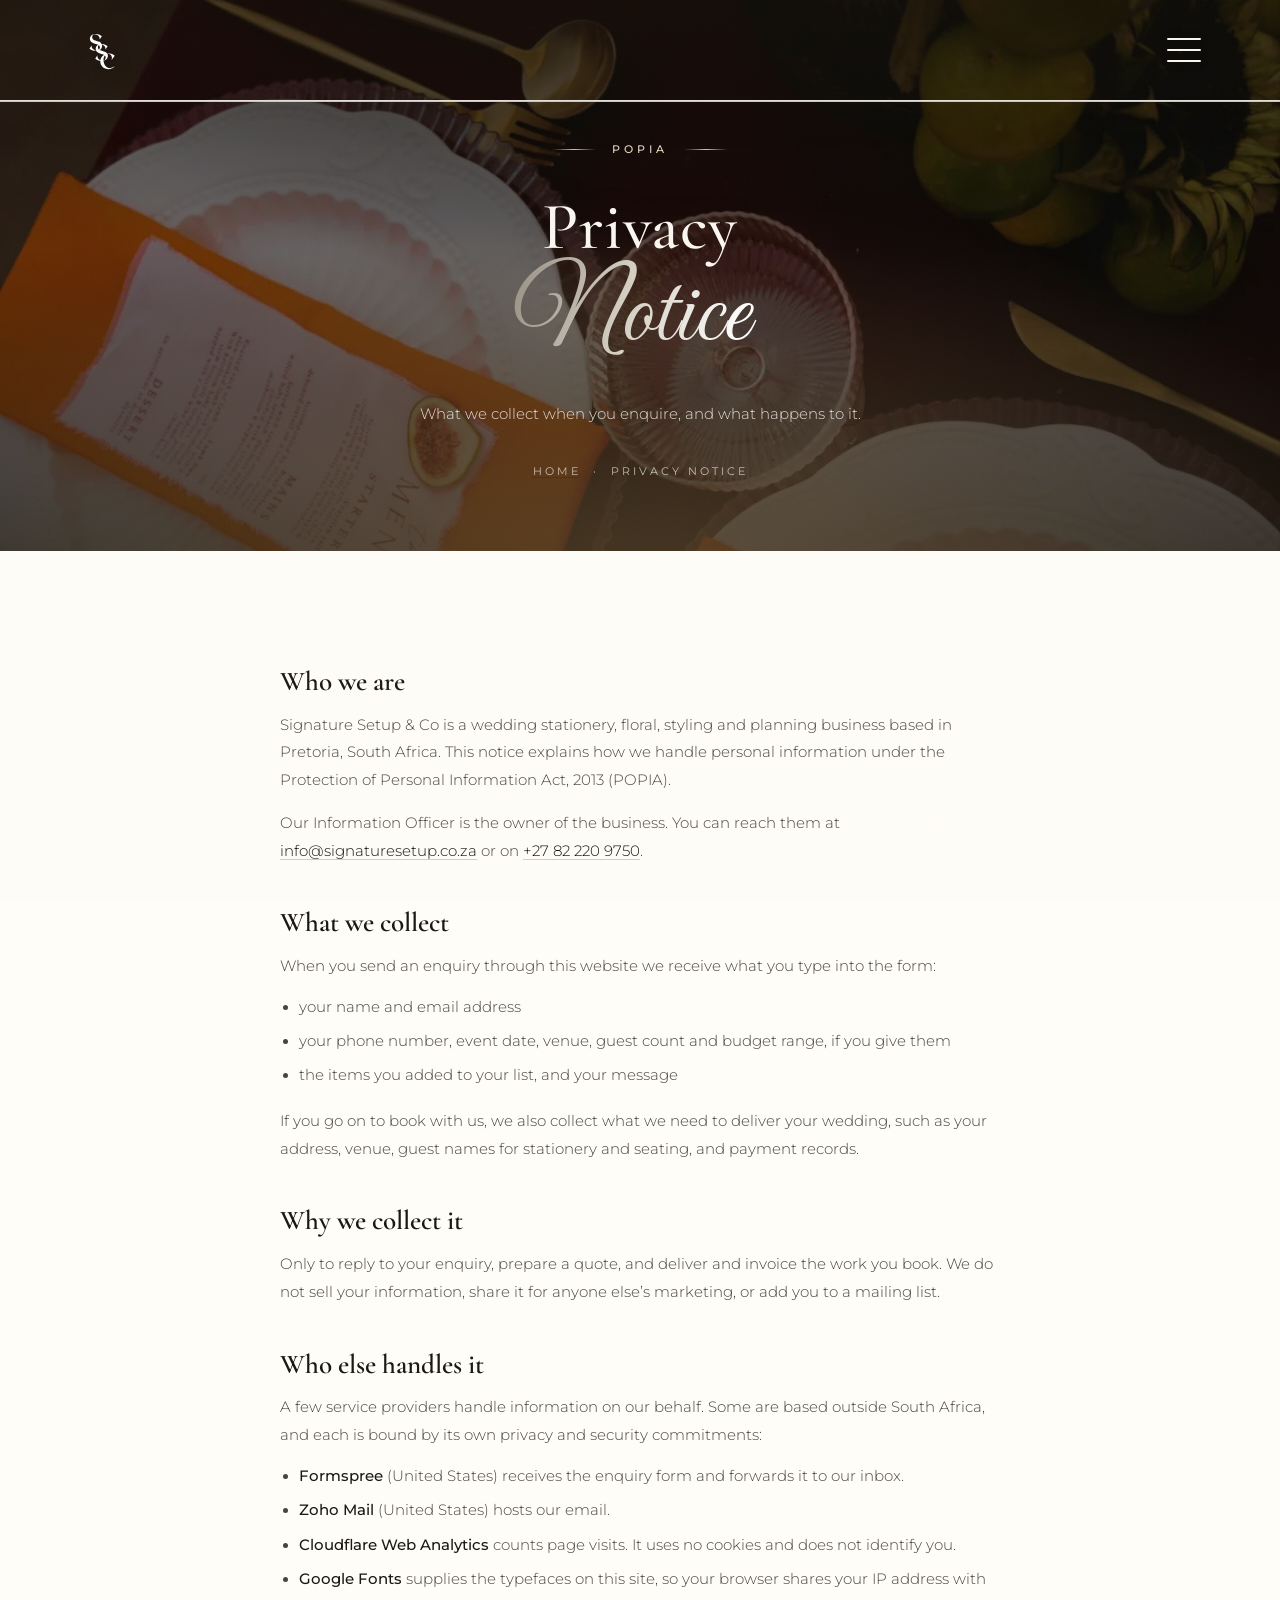
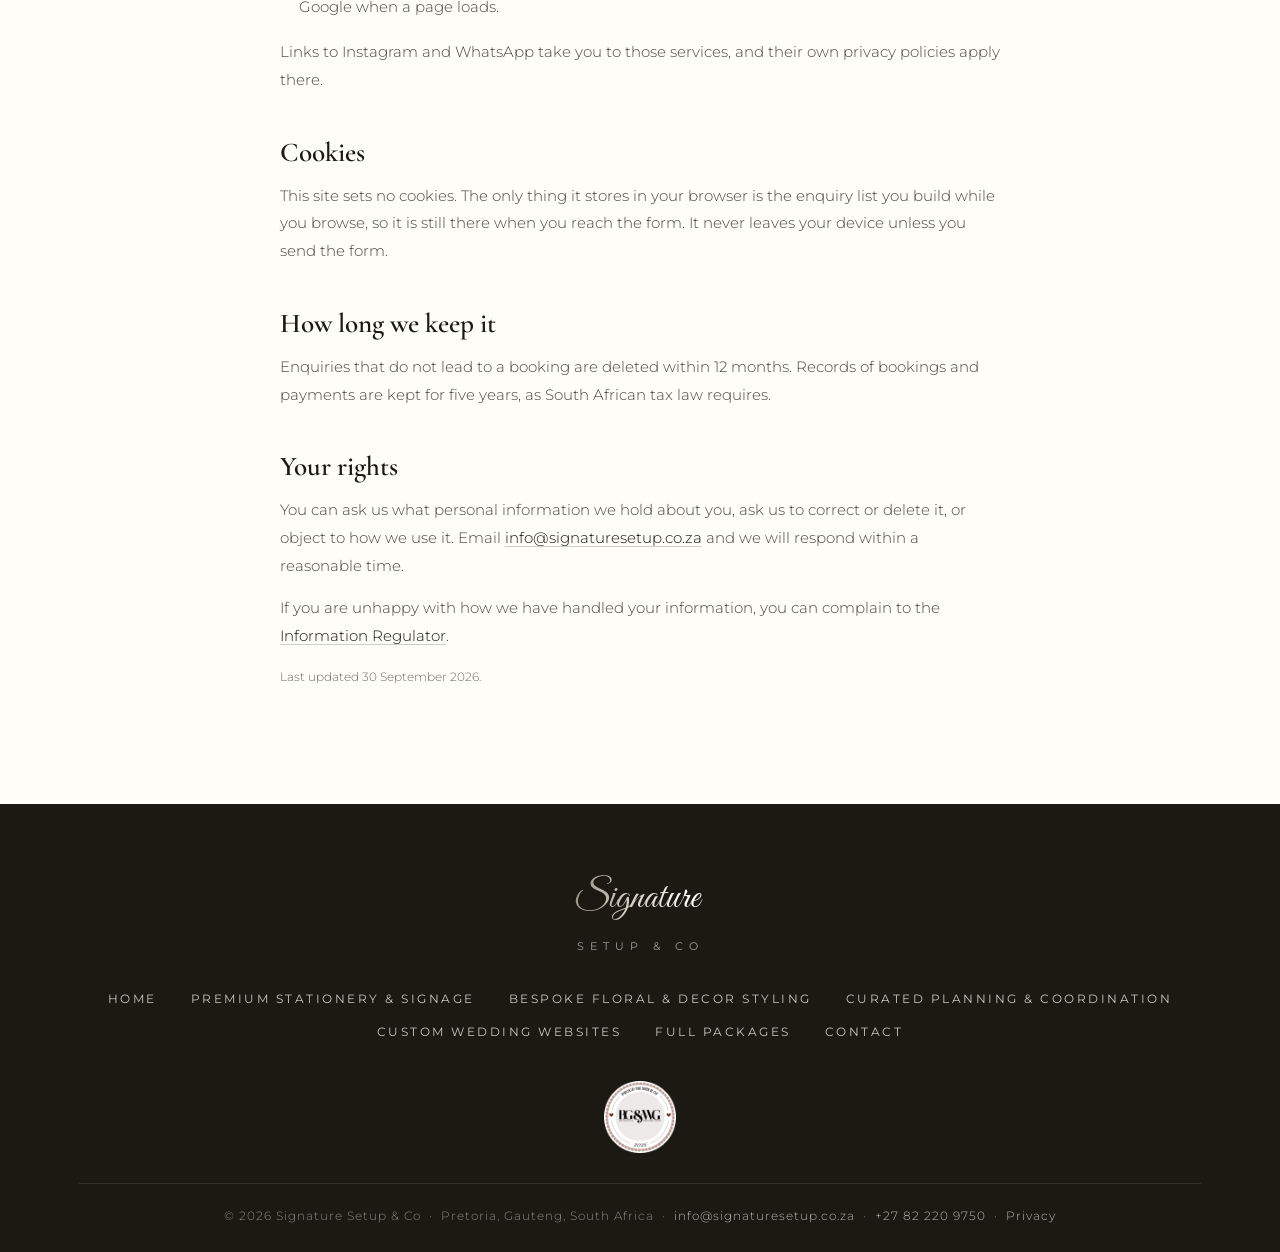
<file: privacy.html>
<!DOCTYPE html>
<html lang="en-ZA">
<head>
    <meta charset="UTF-8">
    <meta name="viewport" content="width=device-width, initial-scale=1.0">
    
    <title>Privacy Notice | Signature Setup &amp; Co</title>
    <meta name="description" content="How Signature Setup &amp; Co handles the personal information you send through our enquiry forms, under POPIA.">
    <link rel="canonical" href="https://www.signaturesetup.co.za/privacy.html">
    <meta name="theme-color" content="#faf7f1">
    <link rel="icon" href="media/logo.svg" type="image/svg+xml">
    <link rel="apple-touch-icon" href="media/apple-touch-icon.png">
    <link rel="preconnect" href="https://fonts.googleapis.com">
    <link rel="preconnect" href="https://fonts.gstatic.com" crossorigin>
    <link href="https://fonts.googleapis.com/css2?family=Cormorant+Garamond:ital,wght@0,400;0,500;0,600;1,400;1,500&family=Great+Vibes&family=Montserrat:wght@300;400;500;600&display=swap" rel="stylesheet">
    <link rel="stylesheet" href="styles.css">
</head>
<body>

<a class="skip-link" href="#content">Skip to content</a>

<!-- NAV -->
<nav class="navbar">
    <div class="container nav-inner">
        <a href="index.html" class="logo" aria-label="Signature Setup &amp; Co home">
            <img src="media/logo.svg" alt="Signature Setup &amp; Co" class="logo-img" width="974" height="971">
        </a>

        <div class="nav-links">
            <a href="index.html" class="nav-home">Home</a>
<a href="packages.html" class="nav-packages"><span class="nav-adj">Full </span>Packages</a>

                <div class="nav-item has-menu">
                    <div class="nav-parent-row">
                        <a href="stationery.html"><span class="nav-adj">Premium </span>Stationery &amp; Signage</a>
                        <button class="nav-toggle" type="button" aria-expanded="false" aria-controls="menu-stationery" aria-label="Show Premium Stationery &amp; Signage services"><svg viewBox="0 0 10 6" width="10" height="6" fill="none" stroke="currentColor" stroke-width="1.4" stroke-linecap="round" stroke-linejoin="round" aria-hidden="true"><polyline points="1 1 5 5 9 1"/></svg></button>
                    </div>
                    <div class="nav-menu" id="menu-stationery">
                        <div class="nav-menu-inner">
                            <p class="nav-menu-label">Premium Stationery &amp; Signage</p>
                            <ul class="nav-menu-list">
                                <li><a href="stationery.html#invitations"><span class="idx" aria-hidden="true">01</span><span class="lbl">Invitations &amp; Save the Date</span></a></li>
                                <li><a href="stationery.html#board-signage"><span class="idx" aria-hidden="true">02</span><span class="lbl">Corex &amp; Foam Board</span></a></li>
                                <li><a href="stationery.html#acrylic-wood"><span class="idx" aria-hidden="true">03</span><span class="lbl">Acrylic &amp; Wood Signage</span></a></li>
                                <li><a href="stationery.html#large-signage"><span class="idx" aria-hidden="true">04</span><span class="lbl">Large-Format &amp; Fabric</span></a></li>
                                <li><a href="stationery.html#table-numbers"><span class="idx" aria-hidden="true">05</span><span class="lbl">Table Numbers</span></a></li>
                                <li><a href="stationery.html#menus-name-cards"><span class="idx" aria-hidden="true">06</span><span class="lbl">Menus &amp; Name Cards</span></a></li>
                                <li><a href="stationery.html#favours"><span class="idx" aria-hidden="true">07</span><span class="lbl">Fans &amp; Favours</span></a></li>
                                <li><a href="stationery.html#acrylic-favours"><span class="idx" aria-hidden="true">08</span><span class="lbl">Acrylic Favours</span></a></li>
                                <li class="is-divided"><a href="stationery.html#packages"><span class="idx" aria-hidden="true">09</span><span class="lbl">Wedding Packages</span></a></li>
                                <li><a href="packages.html"><span class="idx" aria-hidden="true">10</span><span class="lbl">Full Packages</span></a></li>
                            </ul>
                        </div>
                    </div>
                </div>

                <div class="nav-item has-menu">
                    <div class="nav-parent-row">
                        <a href="floral.html"><span class="nav-adj">Bespoke </span>Floral &amp; Decor Styling</a>
                        <button class="nav-toggle" type="button" aria-expanded="false" aria-controls="menu-floral" aria-label="Show Bespoke Floral &amp; Decor Styling services"><svg viewBox="0 0 10 6" width="10" height="6" fill="none" stroke="currentColor" stroke-width="1.4" stroke-linecap="round" stroke-linejoin="round" aria-hidden="true"><polyline points="1 1 5 5 9 1"/></svg></button>
                    </div>
                    <div class="nav-menu" id="menu-floral">
                        <div class="nav-menu-inner">
                            <p class="nav-menu-label">Bespoke Floral &amp; Decor Styling</p>
                            <ul class="nav-menu-list">
                                <li><a href="floral.html#wedding-styling"><span class="idx" aria-hidden="true">01</span><span class="lbl">Wedding Styling</span></a></li>
                                <li class="is-divided"><a href="floral.html#ceremony-packages"><span class="idx" aria-hidden="true">02</span><span class="lbl">Ceremony Packages</span></a></li>
                                <li><a href="floral.html#reception-packages"><span class="idx" aria-hidden="true">03</span><span class="lbl">Reception Packages</span></a></li>
                                <li><a href="floral.html#table-layouts"><span class="idx" aria-hidden="true">04</span><span class="lbl">Table Layouts</span></a></li>
                                <li><a href="packages.html"><span class="idx" aria-hidden="true">05</span><span class="lbl">Full Packages</span></a></li>
                            </ul>
                        </div>
                    </div>
                </div>

                <div class="nav-item has-menu">
                    <div class="nav-parent-row">
                        <a href="planning.html"><span class="nav-adj">Curated </span>Planning &amp; Coordination</a>
                        <button class="nav-toggle" type="button" aria-expanded="false" aria-controls="menu-planning" aria-label="Show Curated Planning &amp; Coordination services"><svg viewBox="0 0 10 6" width="10" height="6" fill="none" stroke="currentColor" stroke-width="1.4" stroke-linecap="round" stroke-linejoin="round" aria-hidden="true"><polyline points="1 1 5 5 9 1"/></svg></button>
                    </div>
                    <div class="nav-menu" id="menu-planning">
                        <div class="nav-menu-inner">
                            <p class="nav-menu-label">Curated Planning &amp; Coordination</p>
                            <ul class="nav-menu-list">
                                <li><a href="planning.html#engagement-planning"><span class="idx" aria-hidden="true">01</span><span class="lbl">Engagement Planning</span></a></li>
                                <li><a href="planning.html#wedding-planning"><span class="idx" aria-hidden="true">02</span><span class="lbl">Wedding Planning &amp; Coordination</span></a></li>
                                <li class="is-divided"><a href="planning.html#planning-packages"><span class="idx" aria-hidden="true">03</span><span class="lbl">Planning Packages</span></a></li>
                                <li><a href="packages.html"><span class="idx" aria-hidden="true">04</span><span class="lbl">Full Packages</span></a></li>
                            </ul>
                        </div>
                    </div>
                </div>

                <div class="nav-item has-menu nav-item--end">
                    <div class="nav-parent-row">
                        <a href="websites.html"><span class="nav-adj">Custom </span>Wedding Websites</a>
                        <button class="nav-toggle" type="button" aria-expanded="false" aria-controls="menu-websites" aria-label="Show Custom Wedding Websites services"><svg viewBox="0 0 10 6" width="10" height="6" fill="none" stroke="currentColor" stroke-width="1.4" stroke-linecap="round" stroke-linejoin="round" aria-hidden="true"><polyline points="1 1 5 5 9 1"/></svg></button>
                    </div>
                    <div class="nav-menu" id="menu-websites">
                        <div class="nav-menu-inner">
                            <p class="nav-menu-label">Custom Wedding Websites</p>
                            <ul class="nav-menu-list">
                                <li><a href="websites.html#included"><span class="idx" aria-hidden="true">01</span><span class="lbl">What&rsquo;s Included</span></a></li>
                                <li><a href="websites.html#how-it-works"><span class="idx" aria-hidden="true">02</span><span class="lbl">How It Works</span></a></li>
                                <li class="is-divided"><a href="websites.html#website-packages"><span class="idx" aria-hidden="true">03</span><span class="lbl">Website Packages</span></a></li>
                            </ul>
                        </div>
                    </div>
                </div>

            <a href="index.html#enquire" class="nav-cta">Enquire</a>
        </div>

        <button class="hamburger" aria-label="Toggle menu" aria-expanded="false">
            <span></span><span></span><span></span>
        </button>
    </div>
</nav>

<!-- HERO -->
<main id="content">

<header class="hero hero--page hero--compact">
    <div class="hero-bg" aria-hidden="true">
        <img src="media/Heroes/stationery.webp" alt="" fetchpriority="high" width="1414" height="2000">
    </div>
    <div class="hero-overlay" aria-hidden="true"></div>

    <div class="container hero-inner">
        <div class="hero-content">
            <p class="hero-eyebrow fade-in-load">
                <span class="eyebrow-rule" aria-hidden="true"></span>
                POPIA
                <span class="eyebrow-rule" aria-hidden="true"></span>
            </p>
            <h1 class="hero-title">
                <span class="hero-line fade-in-load delay-1">Privacy</span>
                <span class="hero-line hero-line-script fade-in-load delay-2"><span class="foil-script">Notice</span></span>
            </h1>
            <p class="hero-tagline fade-in-load delay-3">What we collect when you enquire, and what happens to it.</p>
            <p class="hero-breadcrumb fade-in-load delay-4">
                <a href="index.html">Home</a> <span aria-hidden="true">&middot;</span> Privacy Notice
            </p>
        </div>
    </div>
</header>

<section class="section section--paper">
    <div class="container">
        <div class="prose">
            <h2>Who we are</h2>
            <p>Signature Setup &amp; Co is a wedding stationery, floral, styling and planning business based in
            Pretoria, South Africa. This notice explains how we handle personal information under the Protection
            of Personal Information Act, 2013 (POPIA).</p>
            <p>Our Information Officer is the owner of the business. You can reach them at
            <a href="mailto:info@signaturesetup.co.za">info@signaturesetup.co.za</a> or on
            <a href="tel:+27822209750">+27 82 220 9750</a>.</p>

            <h2>What we collect</h2>
            <p>When you send an enquiry through this website we receive what you type into the form:</p>
            <ul>
                <li>your name and email address</li>
                <li>your phone number, event date, venue, guest count and budget range, if you give them</li>
                <li>the items you added to your list, and your message</li>
            </ul>
            <p>If you go on to book with us, we also collect what we need to deliver your wedding, such as your
            address, venue, guest names for stationery and seating, and payment records.</p>

            <h2>Why we collect it</h2>
            <p>Only to reply to your enquiry, prepare a quote, and deliver and invoice the work you book. We do
            not sell your information, share it for anyone else&rsquo;s marketing, or add you to a mailing list.</p>

            <h2>Who else handles it</h2>
            <p>A few service providers handle information on our behalf. Some are based outside South Africa, and
            each is bound by its own privacy and security commitments:</p>
            <ul>
                <li><strong>Formspree</strong> (United States) receives the enquiry form and forwards it to our inbox.</li>
                <li><strong>Zoho Mail</strong> (United States) hosts our email.</li>
                <li><strong>Cloudflare Web Analytics</strong> counts page visits. It uses no cookies and does not
                identify you.</li>
                <li><strong>Google Fonts</strong> supplies the typefaces on this site, so your browser shares your
                IP address with Google when a page loads.</li>
            </ul>
            <p>Links to Instagram and WhatsApp take you to those services, and their own privacy policies apply
            there.</p>

            <h2>Cookies</h2>
            <p>This site sets no cookies. The only thing it stores in your browser is the enquiry list you build
            while you browse, so it is still there when you reach the form. It never leaves your device unless you
            send the form.</p>

            <h2>How long we keep it</h2>
            <p>Enquiries that do not lead to a booking are deleted within 12 months. Records of bookings and
            payments are kept for five years, as South African tax law requires.</p>

            <h2>Your rights</h2>
            <p>You can ask us what personal information we hold about you, ask us to correct or delete it, or
            object to how we use it. Email <a href="mailto:info@signaturesetup.co.za">info@signaturesetup.co.za</a>
            and we will respond within a reasonable time.</p>
            <p>If you are unhappy with how we have handled your information, you can complain to the
            <a href="https://inforegulator.org.za/" target="_blank" rel="noopener">Information Regulator</a>.</p>

            <p class="prose-updated">Last updated 30 September 2026.</p>
        </div>
    </div>
</section>

<!-- FOOTER -->
</main>

<footer class="footer">
    <div class="container">
        <div class="footer-monogram" aria-hidden="true">
            <span class="foil-script">Signature</span>
            <span class="footer-monogram-sub">Setup &amp; Co</span>
        </div>
        <nav class="footer-nav">
            <a href="index.html">Home</a>
            <a href="stationery.html">Premium Stationery &amp; Signage</a>
            <a href="floral.html">Bespoke Floral &amp; Decor Styling</a>
            <a href="planning.html">Curated Planning &amp; Coordination</a>
            <a href="websites.html">Custom Wedding Websites</a>
            <a href="packages.html">Full Packages</a>
            <a href="index.html#contact">Contact</a>
        </nav>
        <div class="footer-badge">
            <img src="media/bruidsgids-member-2026.webp"
                 alt="Proud member of Bruidsgids Wedding Guide"
                 width="320" height="320" loading="lazy" decoding="async">
        </div>
        <div class="footer-bottom">
            <p>&copy; 2026 Signature Setup &amp; Co &nbsp;&middot;&nbsp; Pretoria, Gauteng, South Africa &nbsp;&middot;&nbsp;
            <a href="mailto:info@signaturesetup.co.za">info@signaturesetup.co.za</a> &nbsp;&middot;&nbsp;
            <a href="tel:+27822209750">+27 82 220 9750</a> &nbsp;&middot;&nbsp;
            <a href="privacy.html">Privacy</a></p>
        </div>
    </div>
</footer>

<script src="script.js"></script>
<!-- Cloudflare Web Analytics --><script type='module' src='https://static.cloudflareinsights.com/beacon.min.js' data-cf-beacon='{"token": "94a2329338e34b20a14bd7a3bc524073"}'></script><!-- End Cloudflare Web Analytics -->
</body>
</html>
</file>
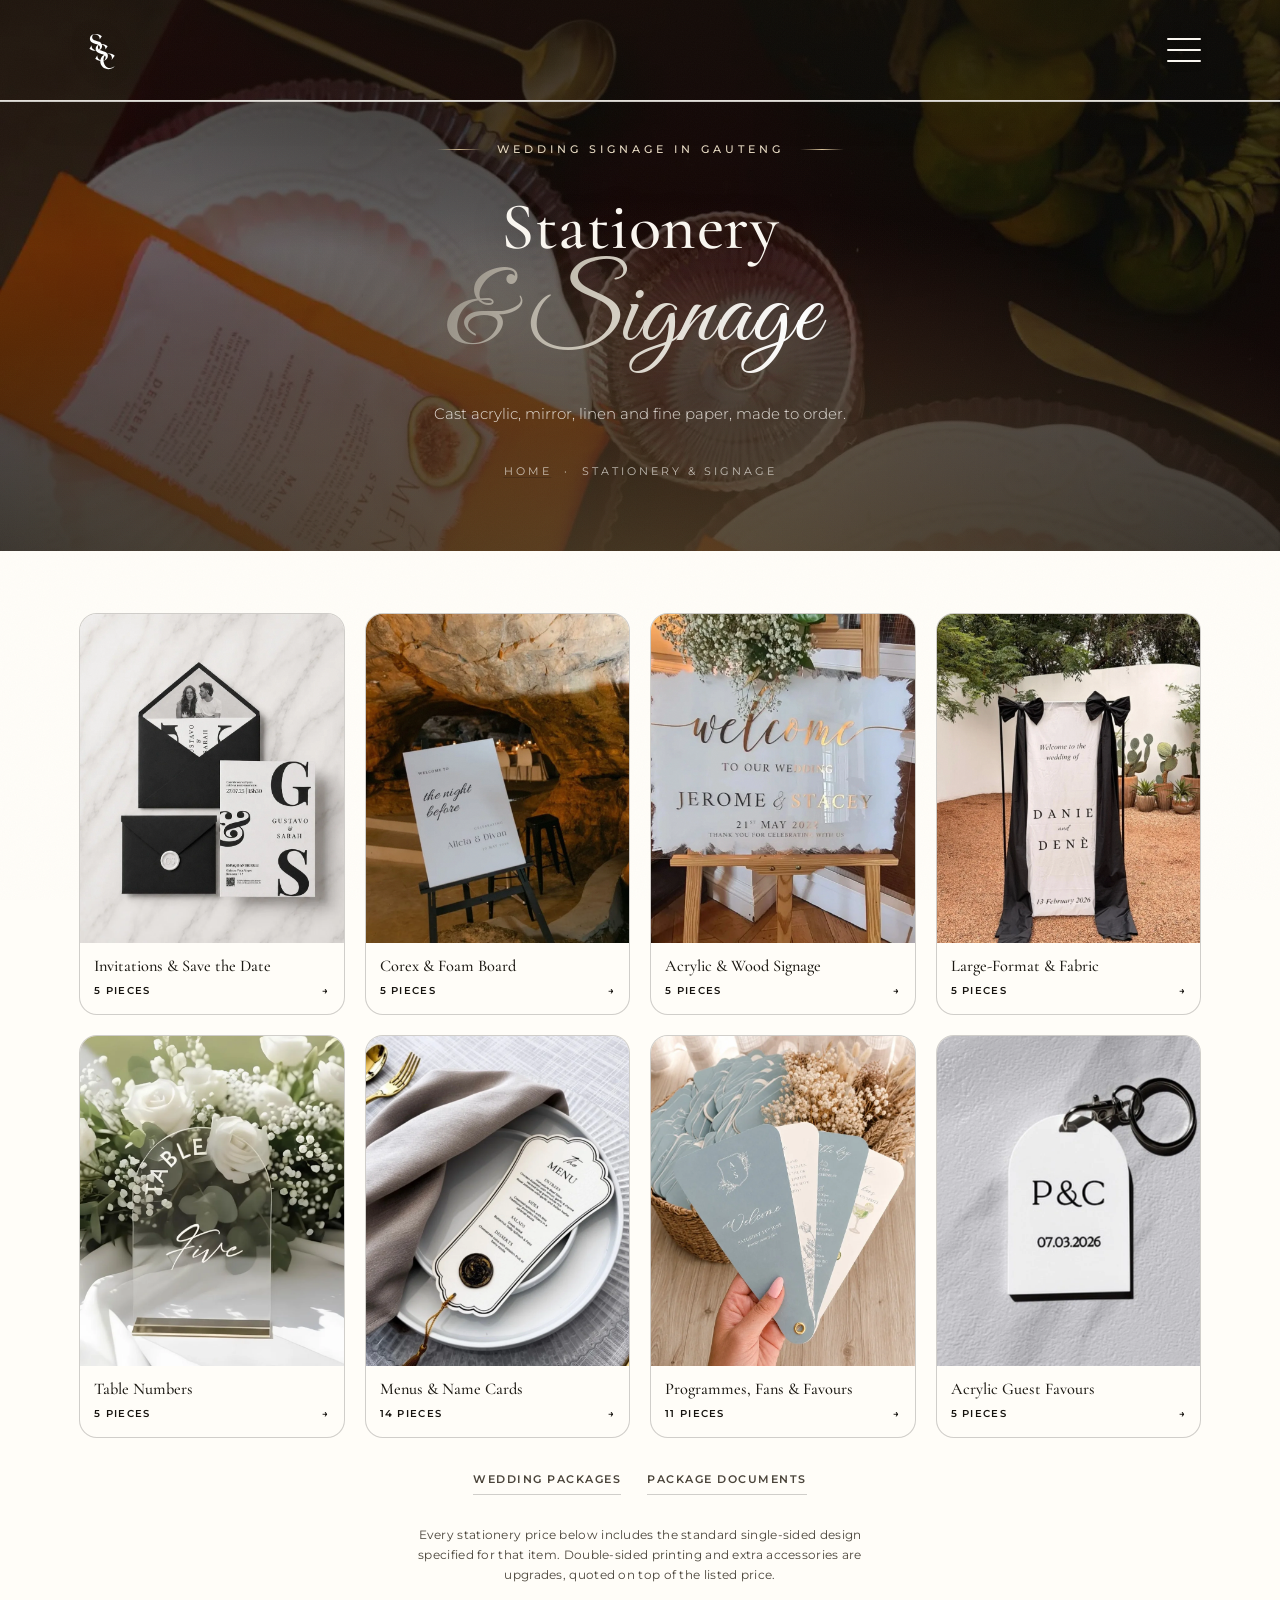
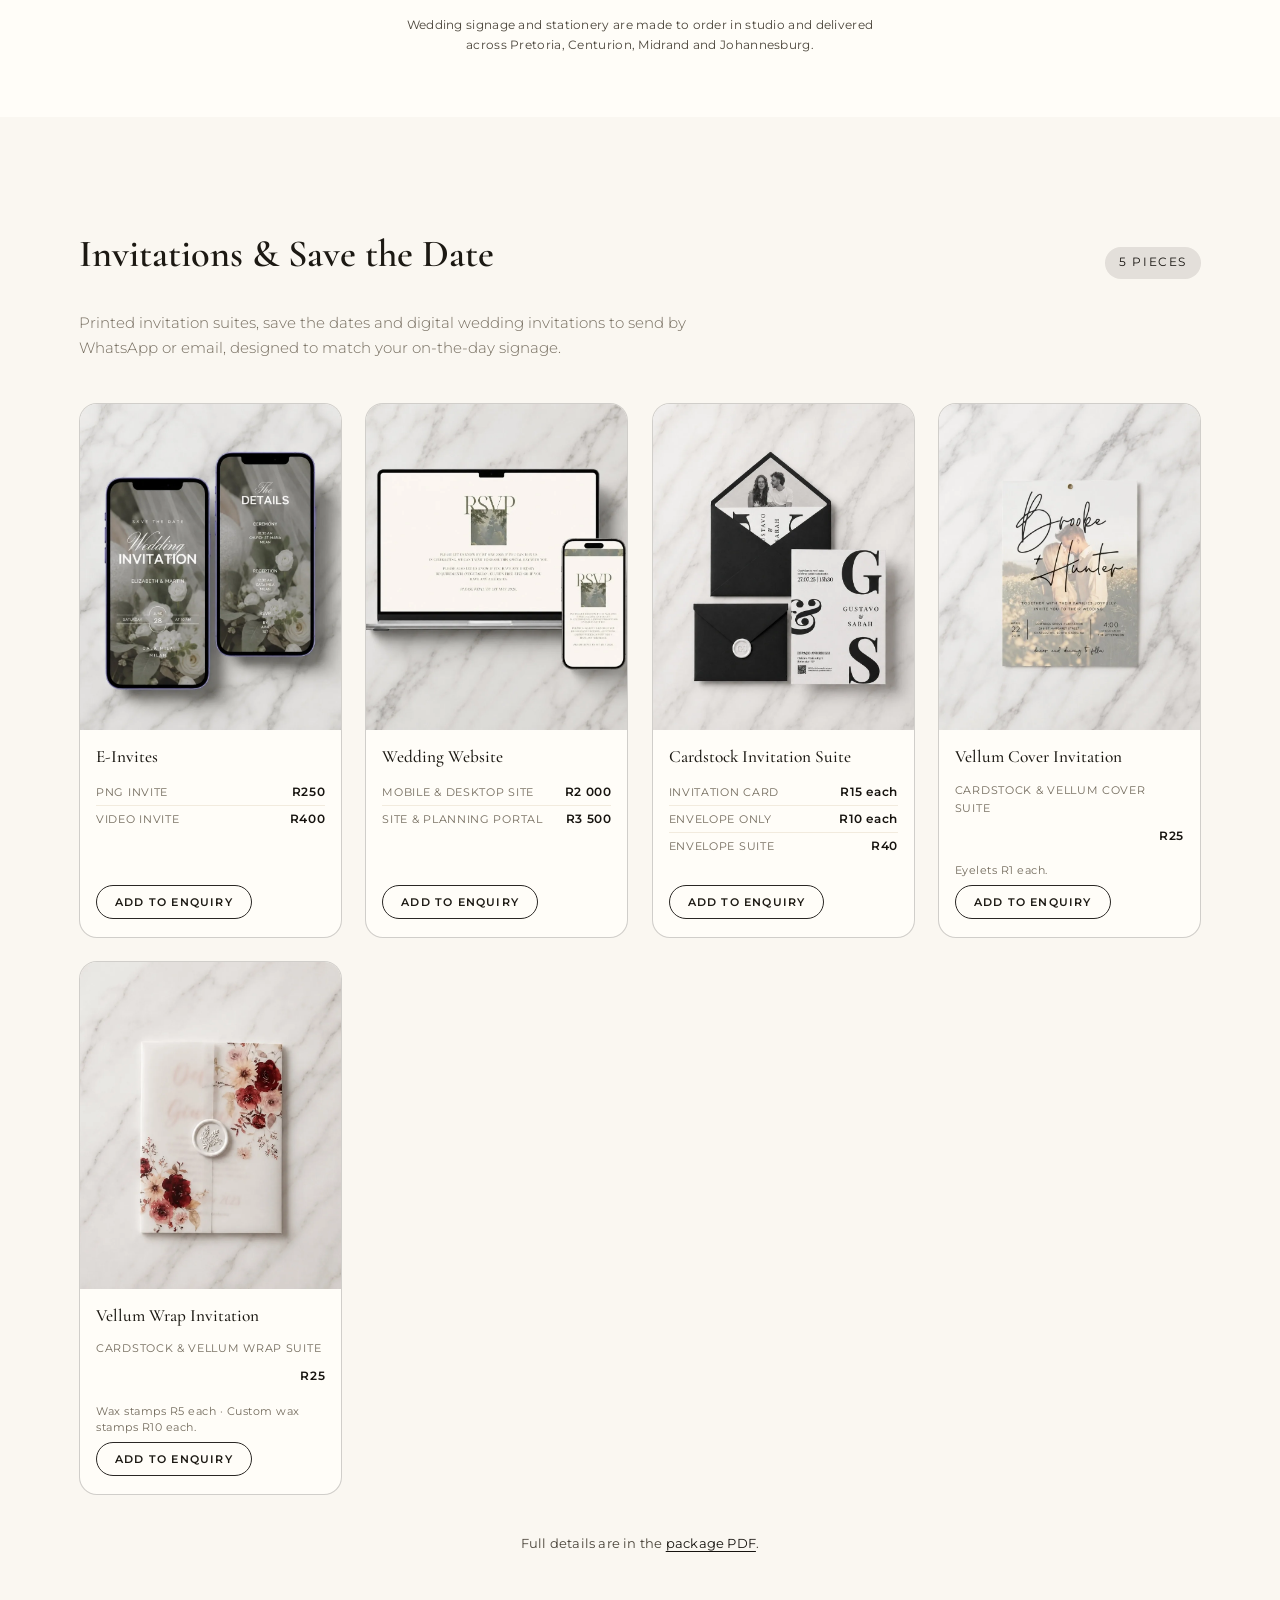
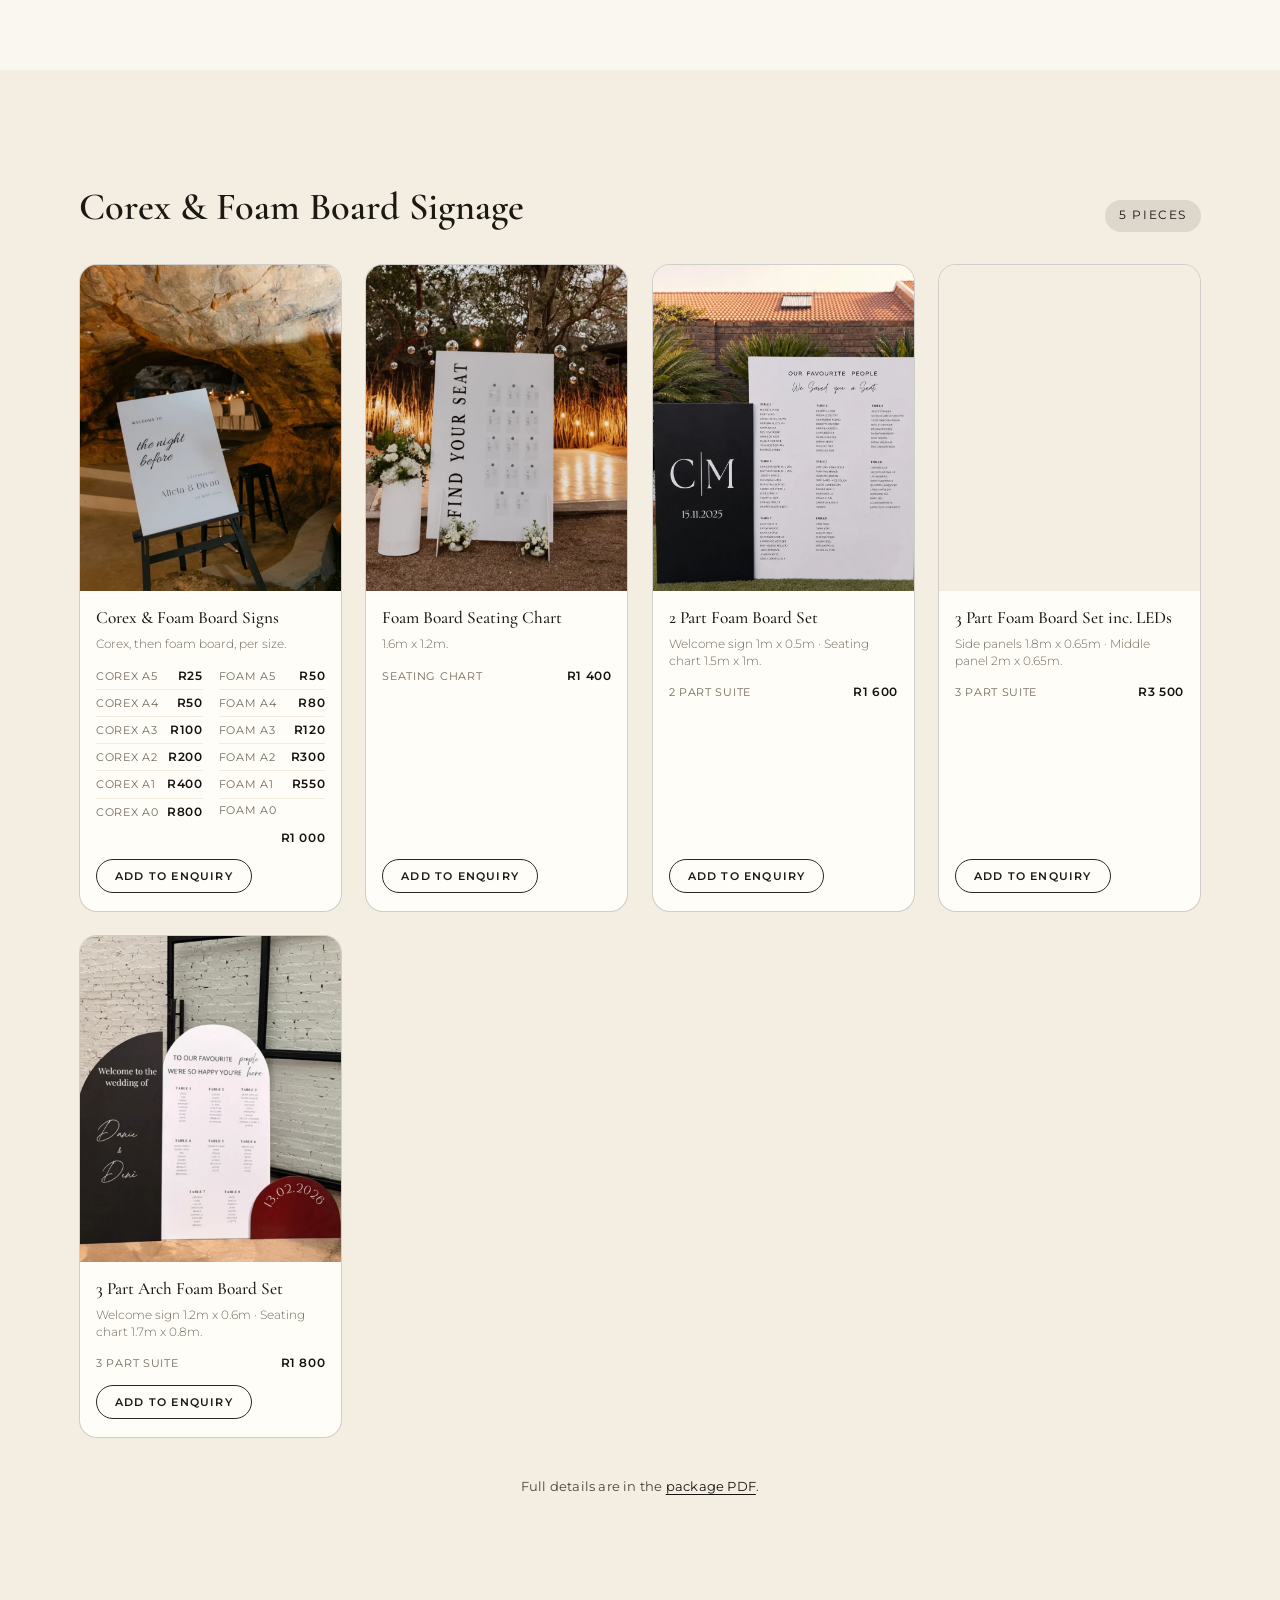
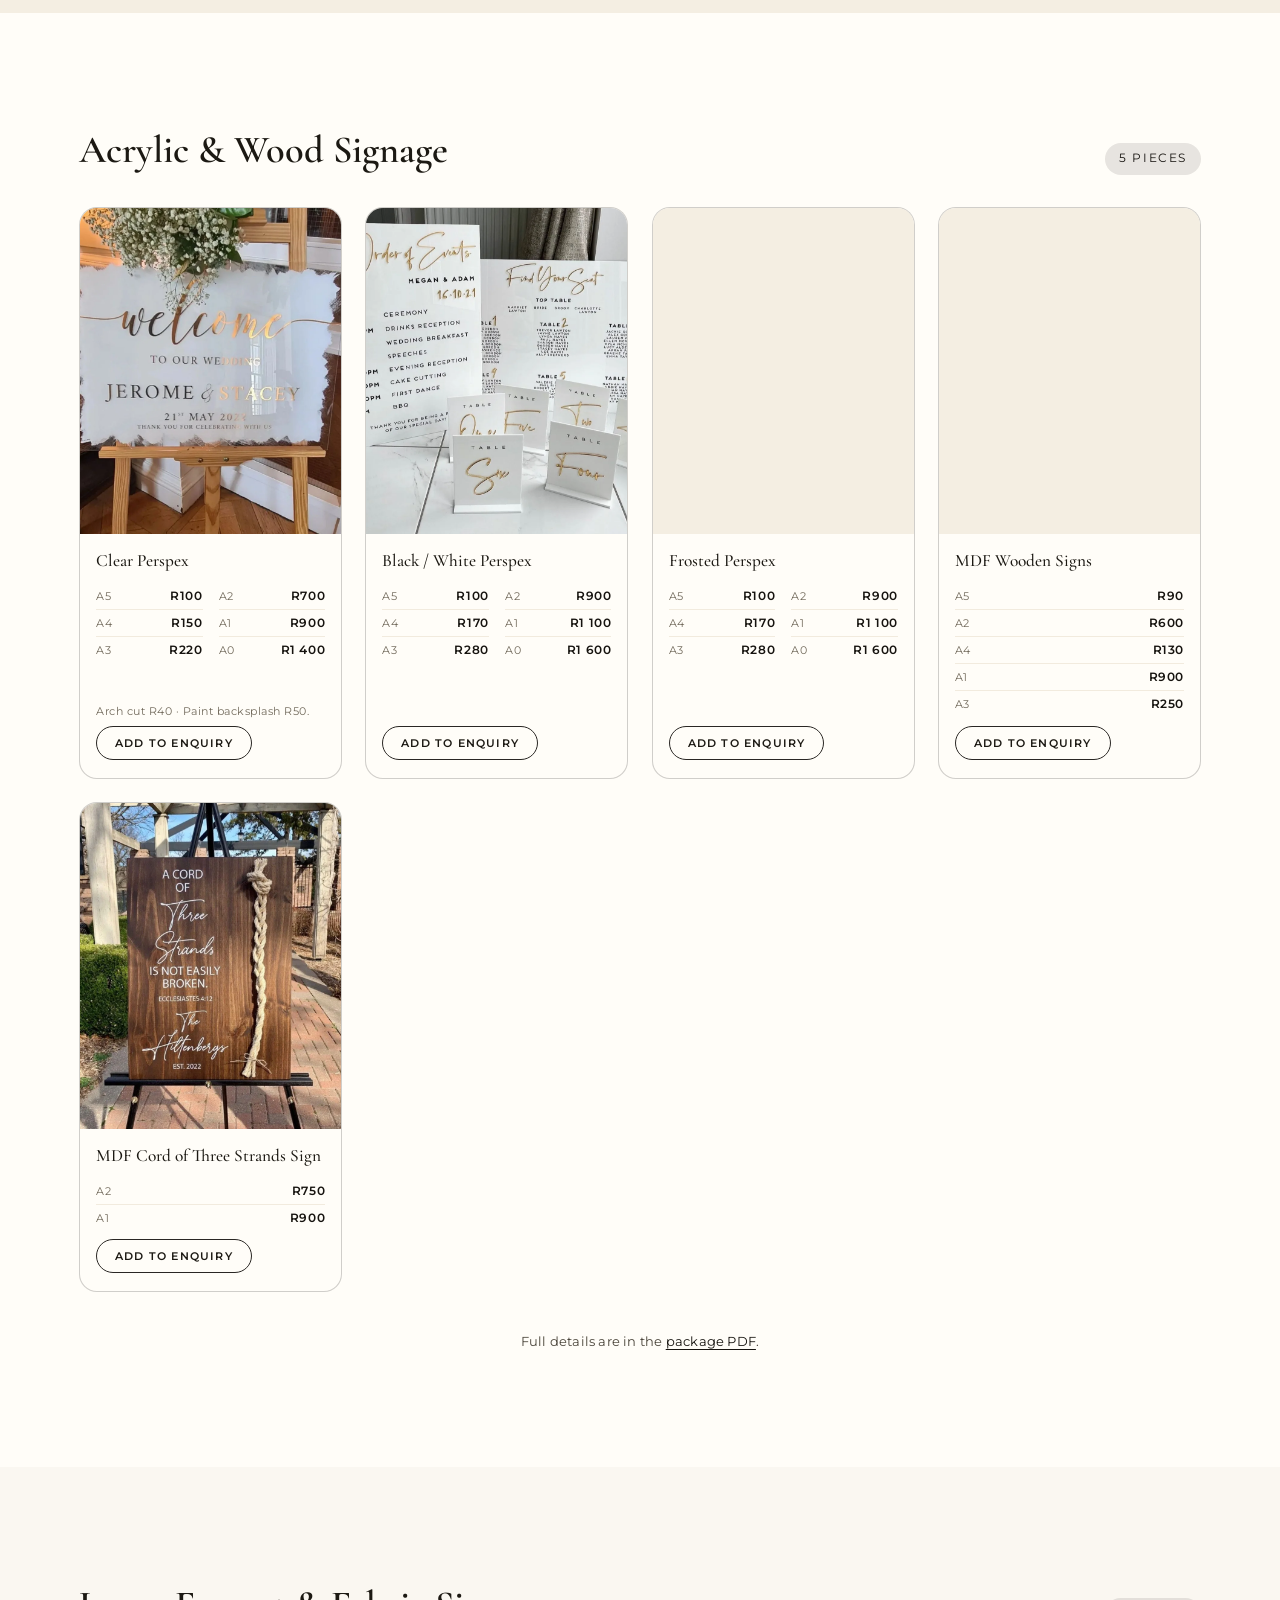
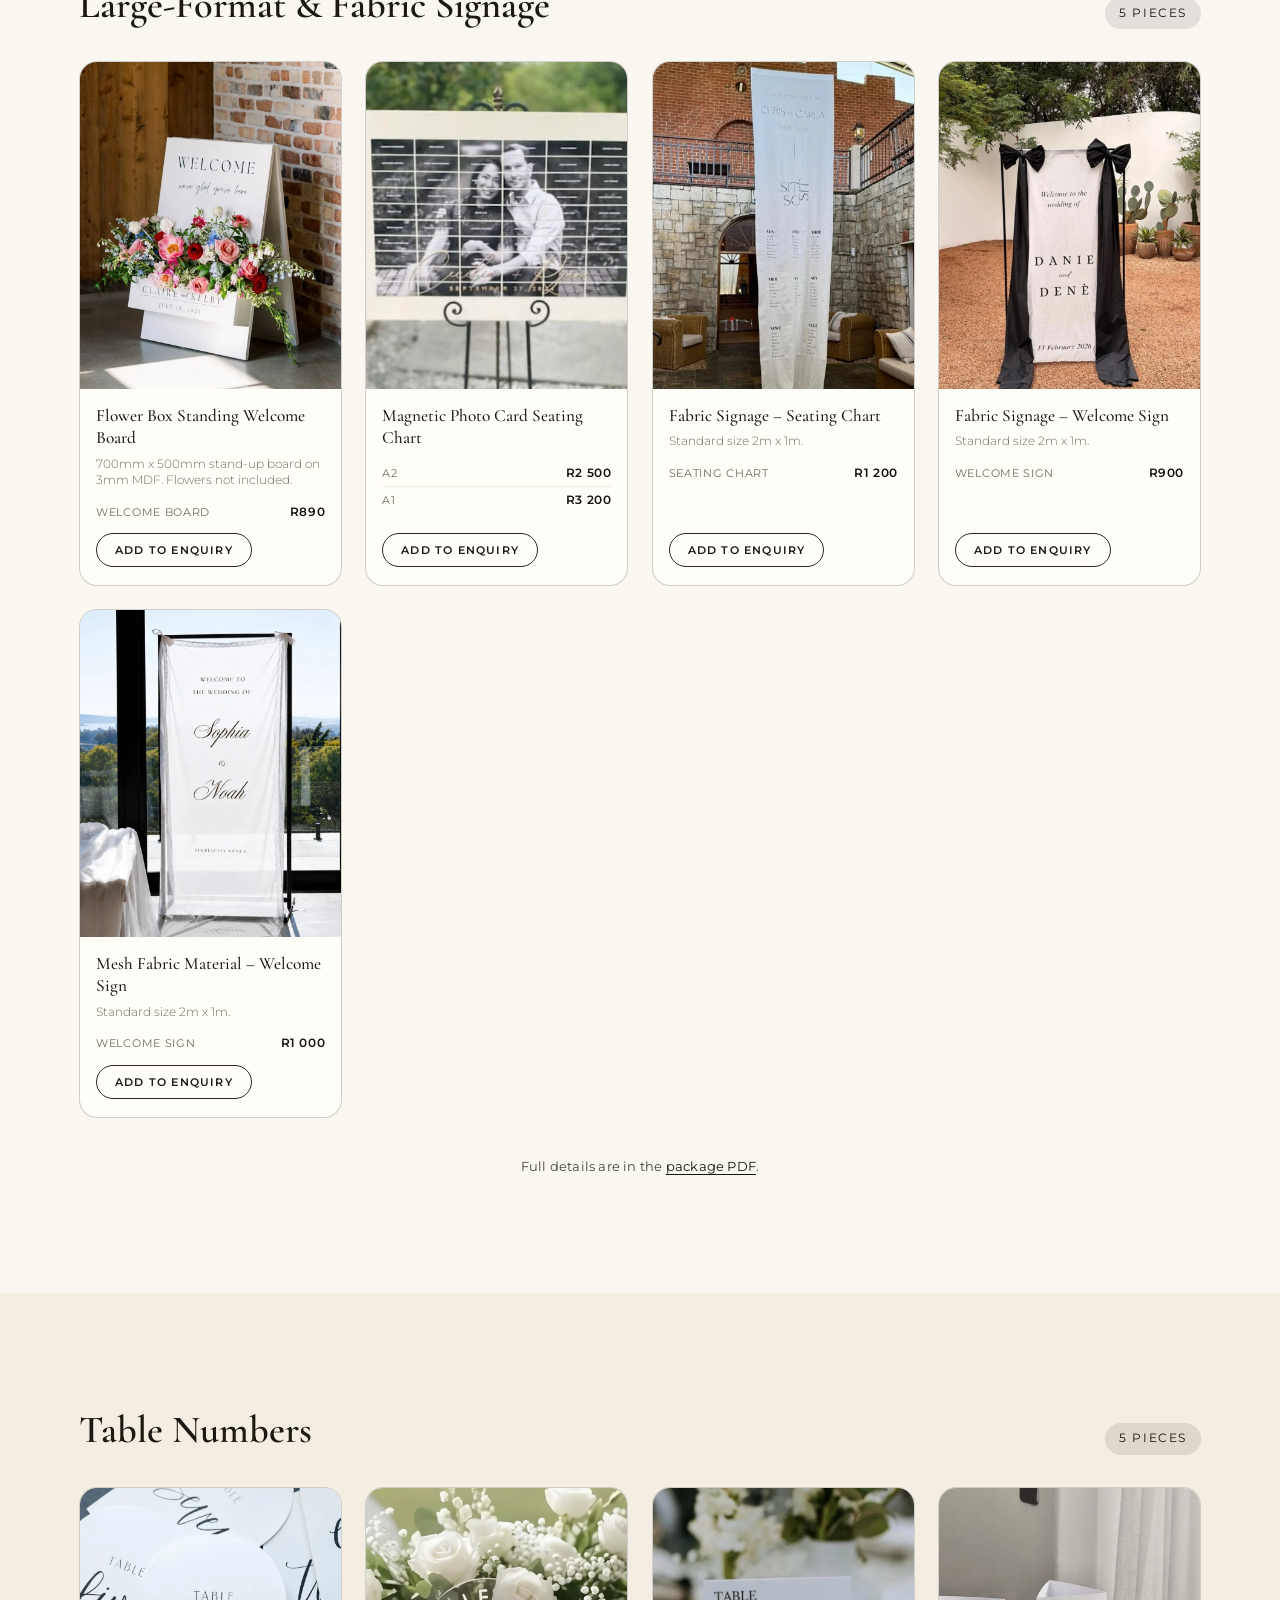
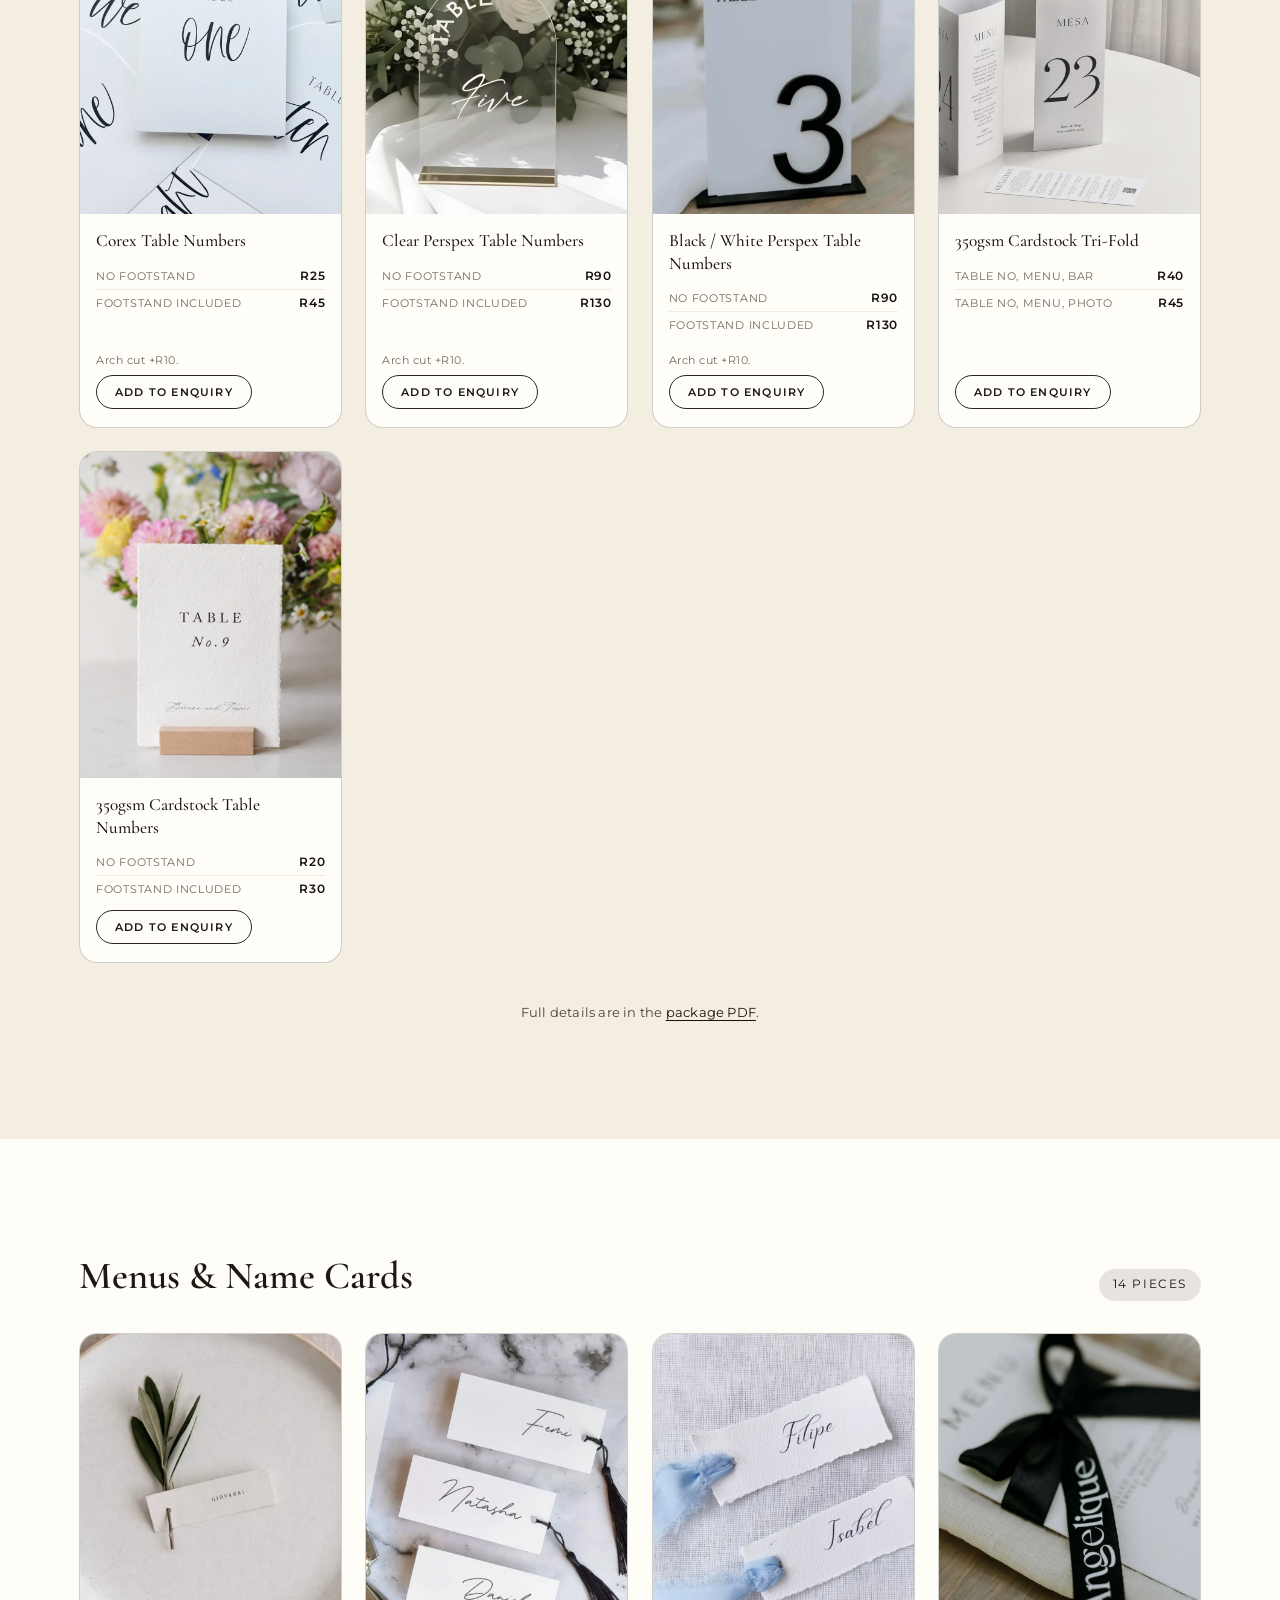
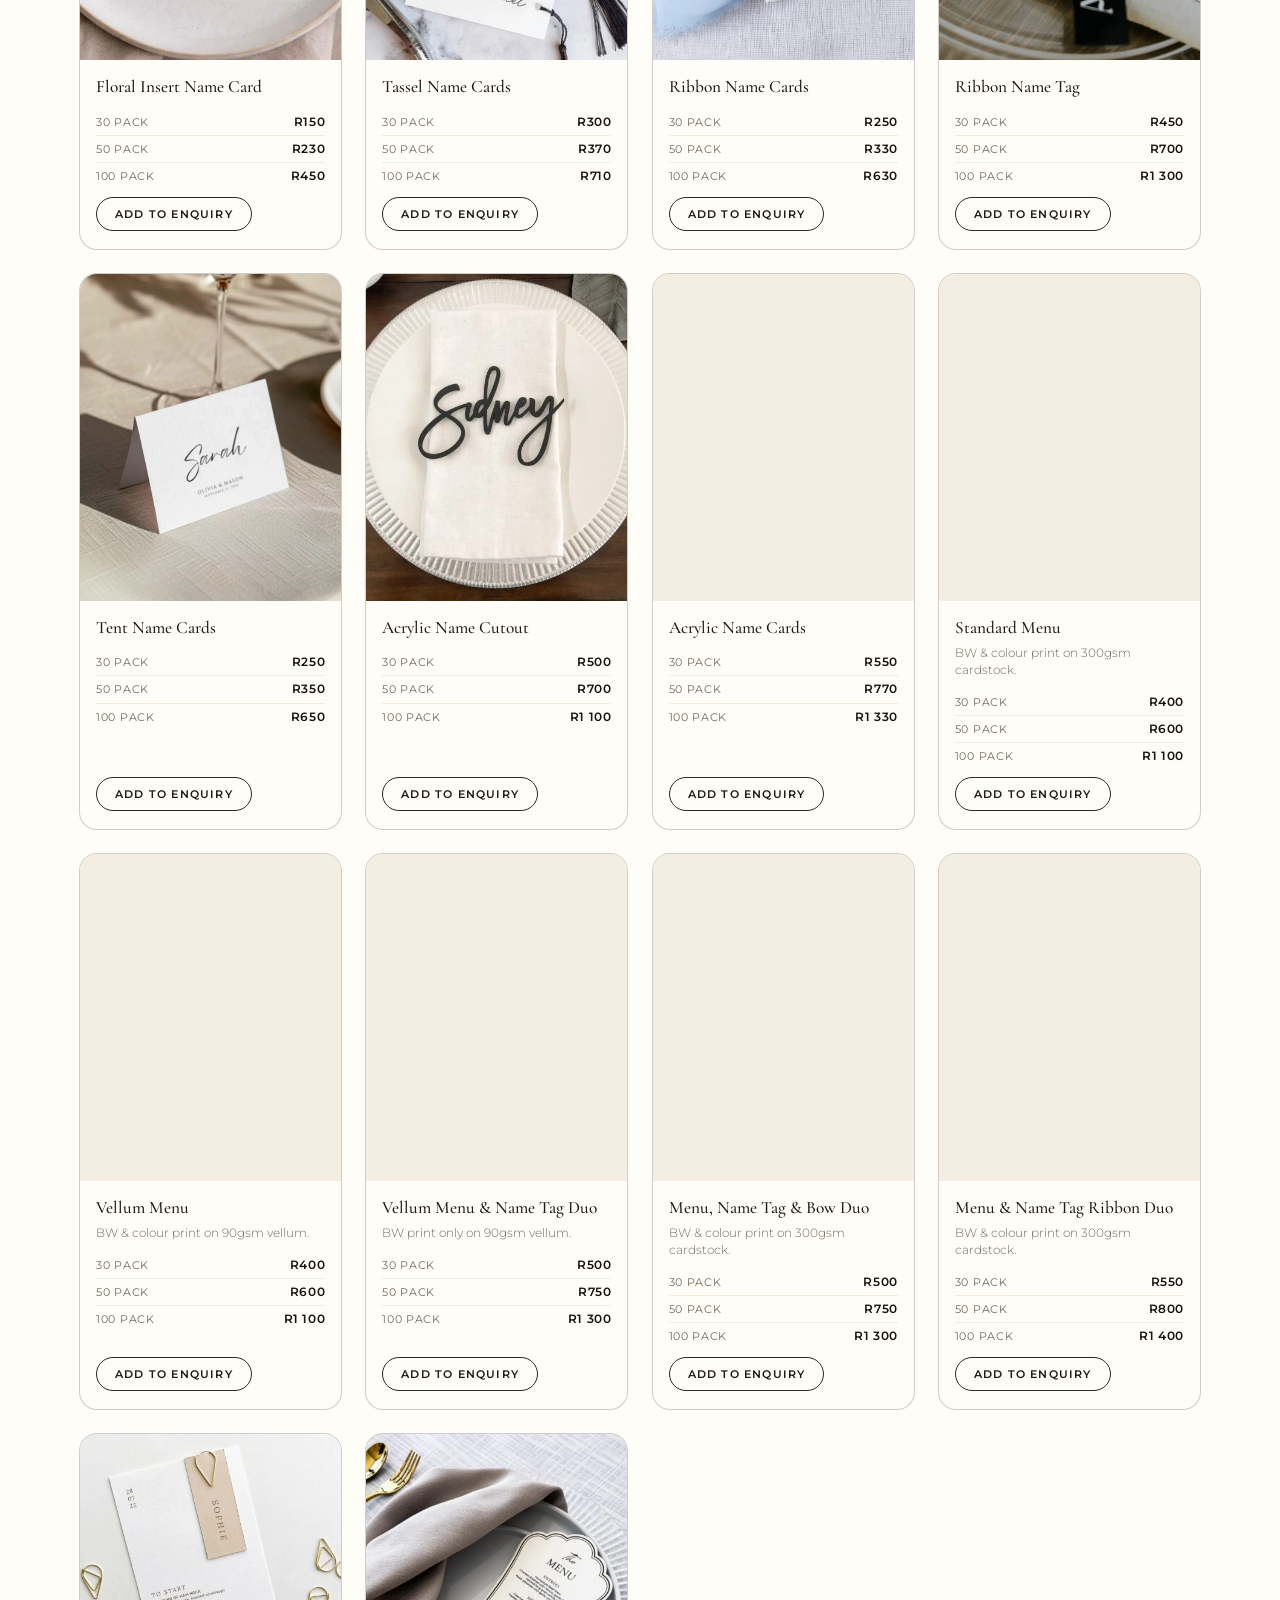
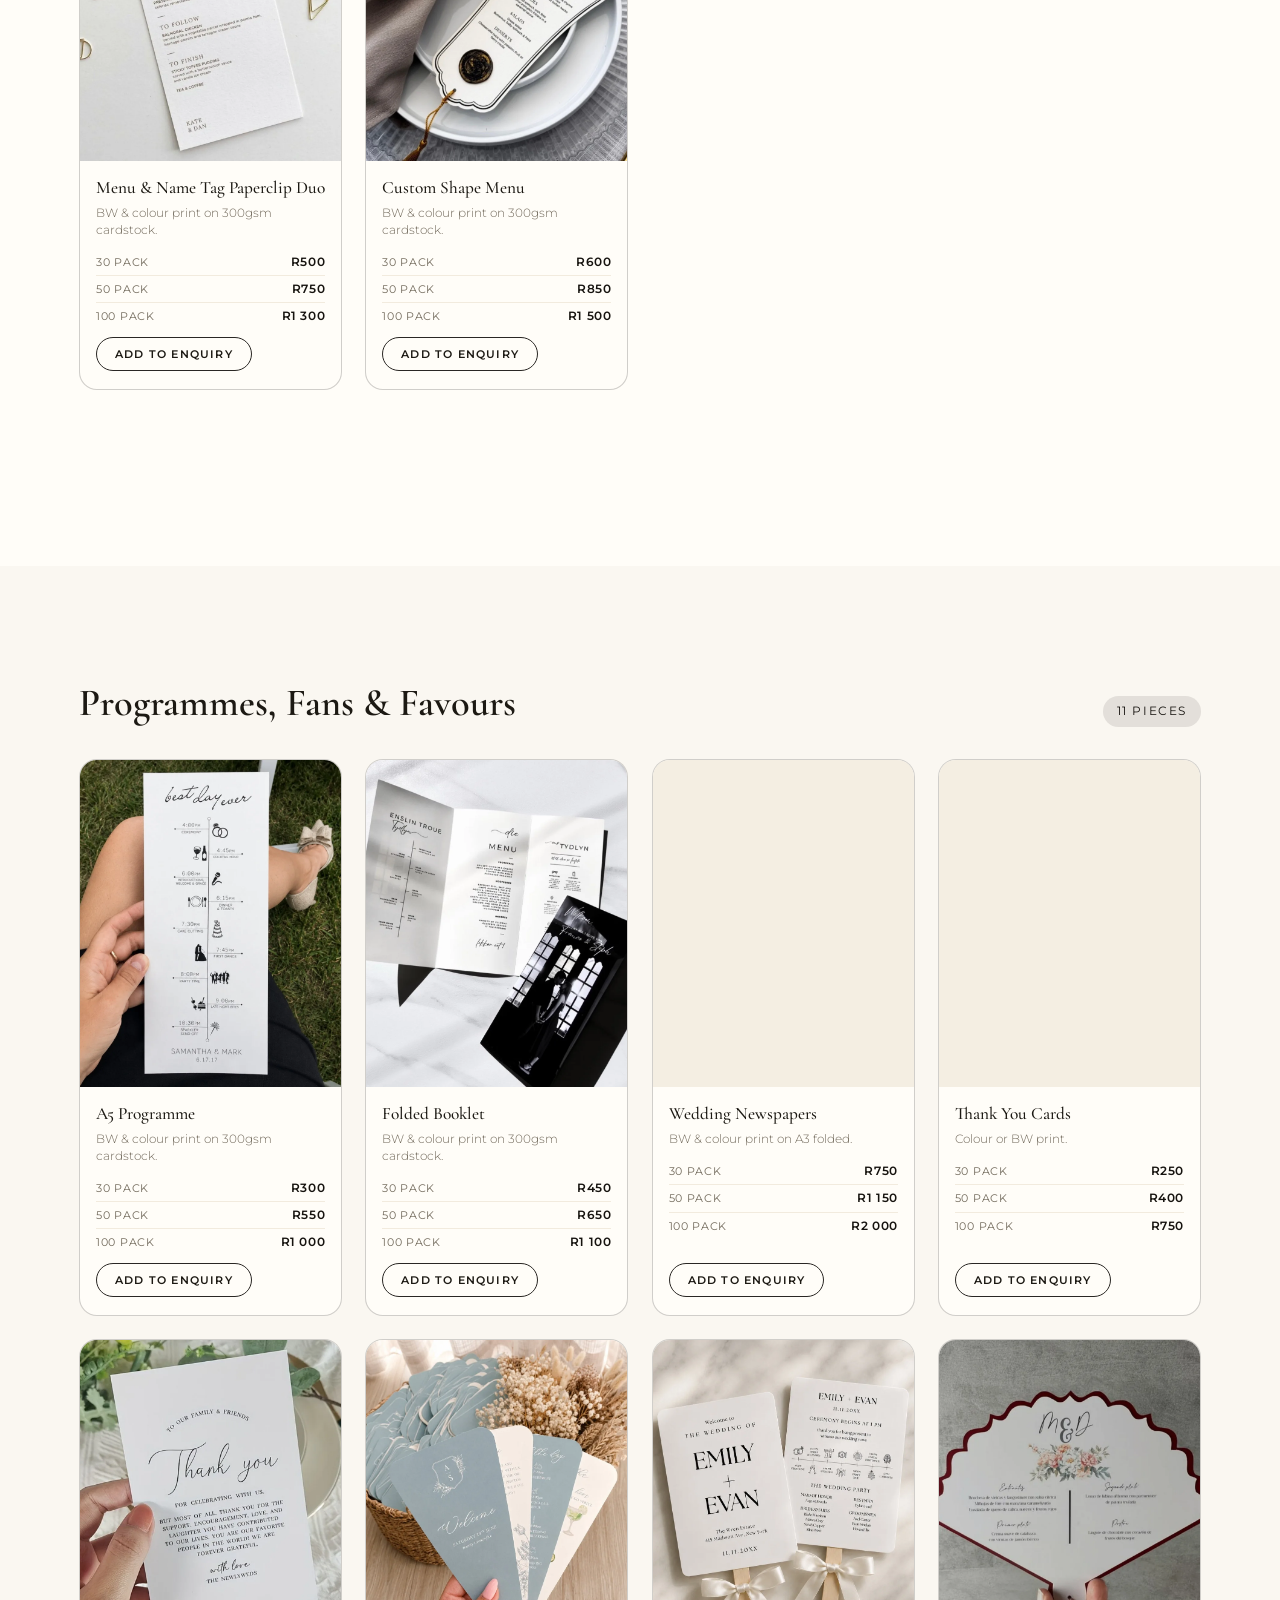
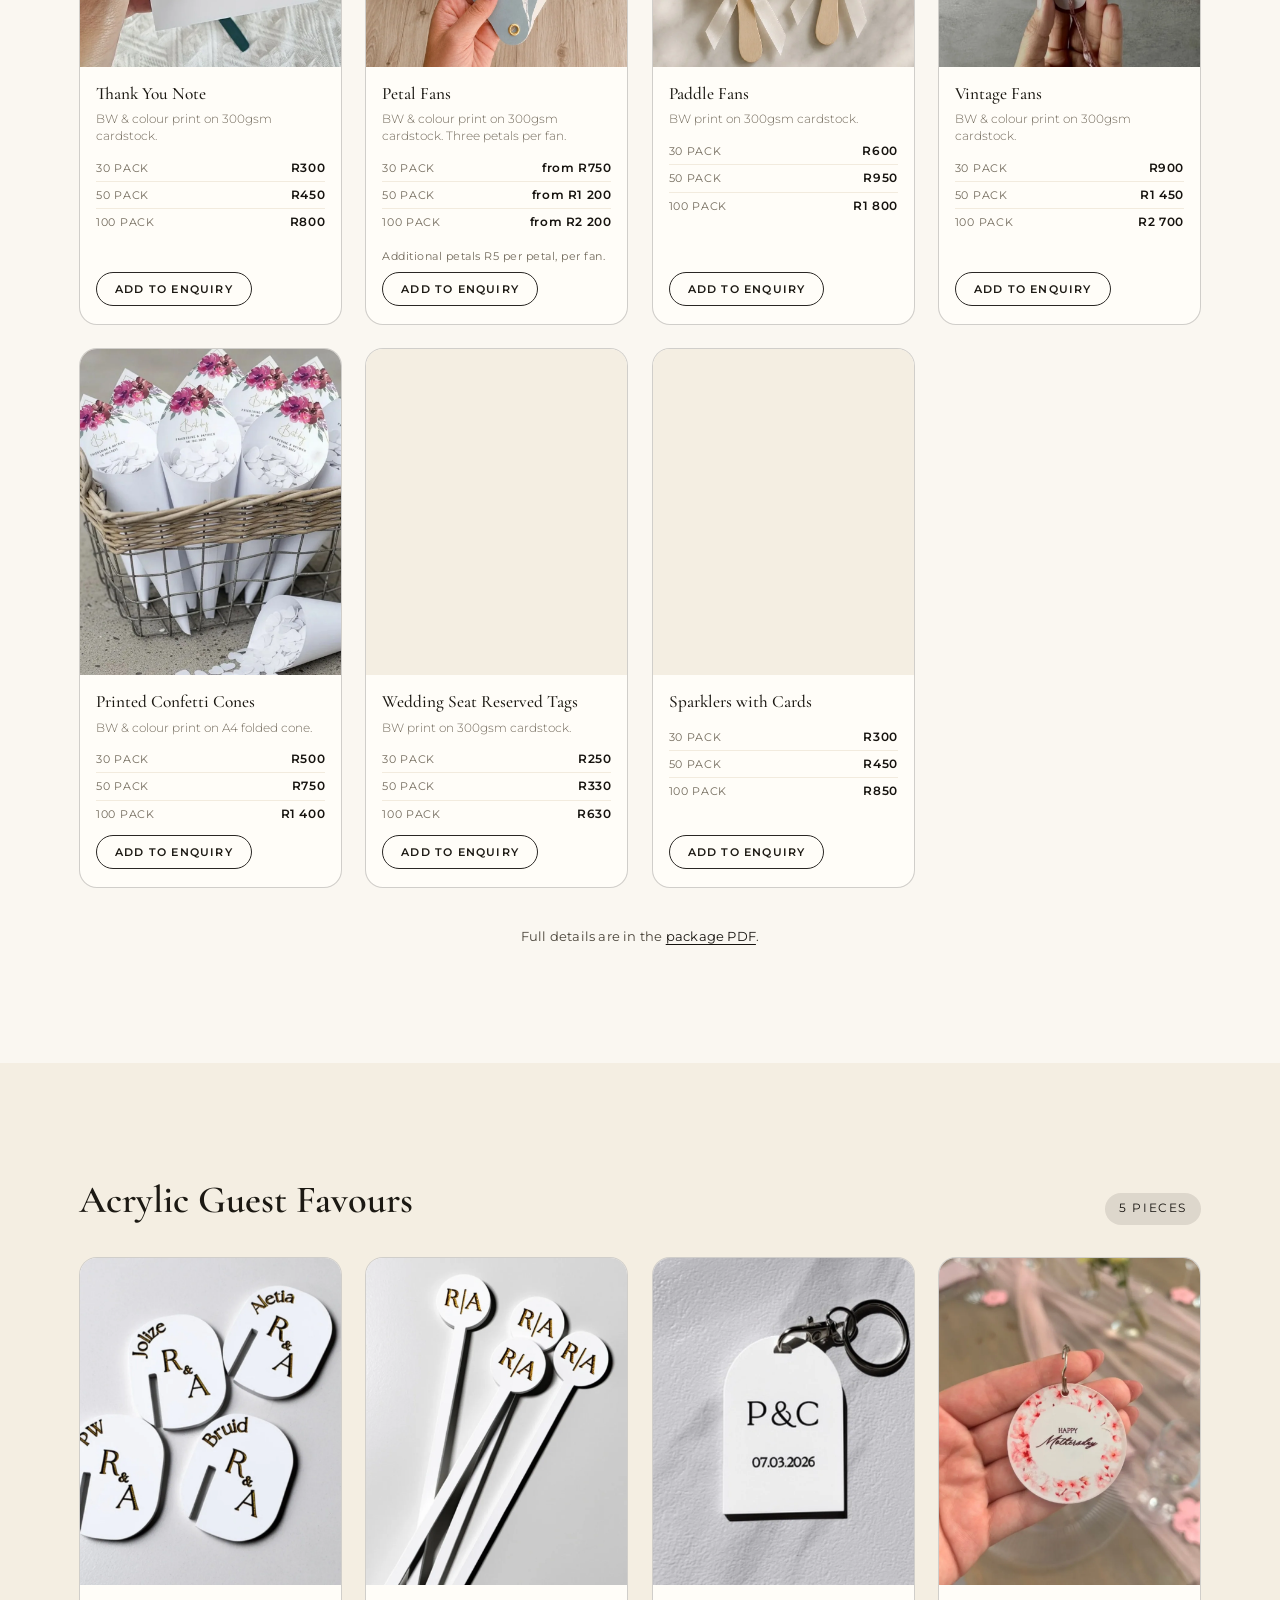
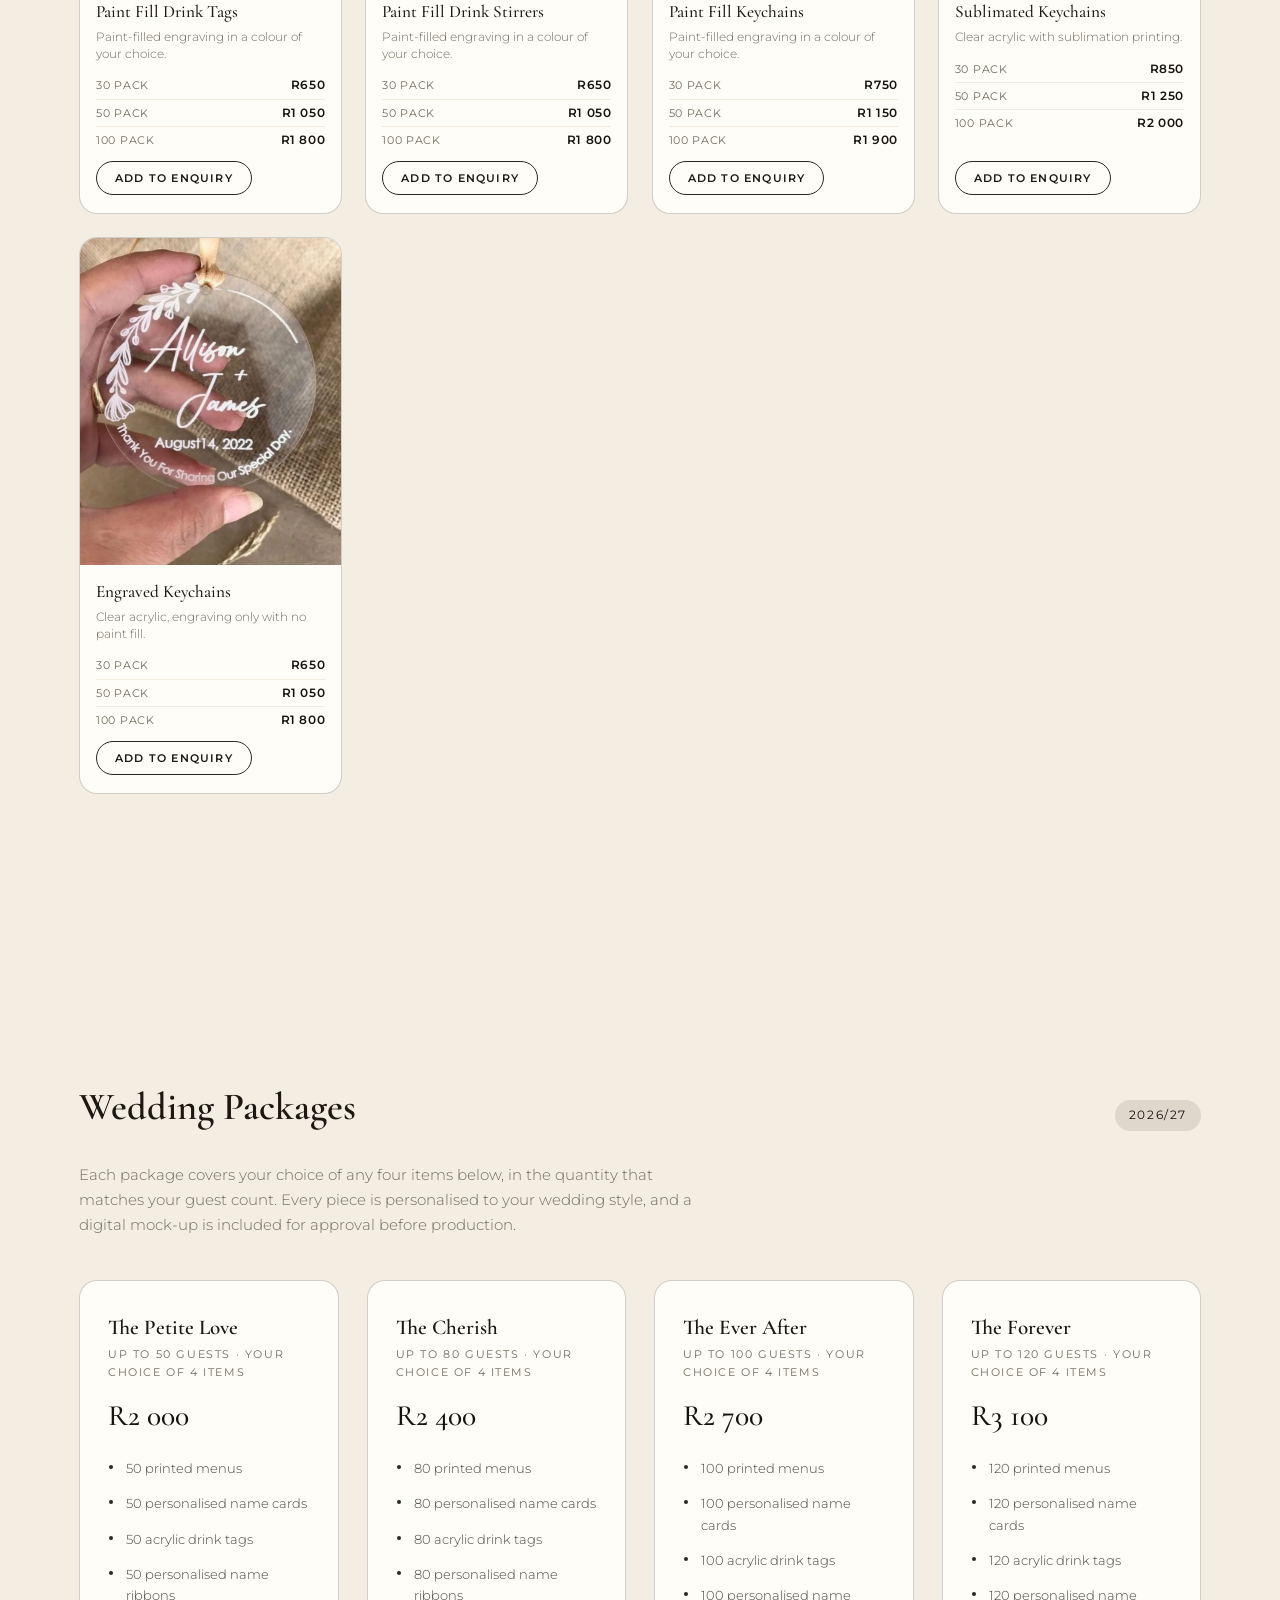
<file: stationery.html>
<!DOCTYPE html>
<html lang="en-ZA">
<head>
    <meta charset="UTF-8">
    <meta name="viewport" content="width=device-width, initial-scale=1.0">
    <title>Wedding Signage, Welcome Boards &amp; Seating Charts, Pretoria | Signature Setup &amp; Co</title>
    <meta name="description" content="Cast acrylic wedding signage and stationery, made in Pretoria: welcome boards, seating charts, table numbers, menus, place names, printed and digital wedding invitations, and save the dates. Signature Setup &amp; Co.">
    <link rel="canonical" href="https://www.signaturesetup.co.za/stationery.html">
    <meta name="theme-color" content="#faf7f1">

    <!-- Open Graph / Twitter: controls the preview card when the page is
         shared to WhatsApp, Instagram and Facebook. -->
    <meta property="og:type" content="website">
    <meta property="og:site_name" content="Signature Setup &amp; Co">
    <meta property="og:locale" content="en_ZA">
    <meta property="og:url" content="https://www.signaturesetup.co.za/stationery.html">
    <meta property="og:title" content="Wedding Signage, Welcome Boards &amp; Seating Charts, Pretoria | Signature Setup &amp; Co">
    <meta property="og:description" content="Cast acrylic wedding signage and stationery, made in Pretoria: welcome boards, seating charts, table numbers, menus, place names, printed and digital wedding invitations, and save the dates. Signature Setup &amp; Co.">
    <meta property="og:image" content="https://www.signaturesetup.co.za/media/og-stationery.jpg">
    <meta property="og:image:width" content="1200">
    <meta property="og:image:height" content="630">
    <meta property="og:image:alt" content="Acrylic welcome sign and gold table numbers by Signature Setup &amp; Co">
    <meta name="twitter:card" content="summary_large_image">
    <meta name="twitter:title" content="Wedding Signage, Welcome Boards &amp; Seating Charts, Pretoria | Signature Setup &amp; Co">
    <meta name="twitter:description" content="Cast acrylic wedding signage and stationery, made in Pretoria: welcome boards, seating charts, table numbers, menus, place names, printed and digital wedding invitations, and save the dates. Signature Setup &amp; Co.">
    <meta name="twitter:image" content="https://www.signaturesetup.co.za/media/og-stationery.jpg">

    <script type="application/ld+json">
{
  "@context": "https://schema.org",
  "@graph": [
    {
      "@type": "Service",
      "@id": "https://www.signaturesetup.co.za/stationery.html#service",
      "name": "Wedding Stationery & Signage",
      "description": "Cast acrylic, mirror, foam board, fabric and fine-paper wedding signage and stationery: welcome signs, seating charts, table numbers, menus, place names, and printed and digital wedding invitations.",
      "serviceType": "Wedding Stationery & Signage",
      "url": "https://www.signaturesetup.co.za/stationery.html",
      "provider": {
        "@id": "https://www.signaturesetup.co.za/#business"
      },
      "areaServed": [
        {
          "@type": "City",
          "name": "Pretoria"
        },
        {
          "@type": "AdministrativeArea",
          "name": "Gauteng"
        },
        {
          "@type": "Country",
          "name": "South Africa"
        }
      ]
    },
    {
      "@type": "BreadcrumbList",
      "itemListElement": [
        {
          "@type": "ListItem",
          "position": 1,
          "name": "Home",
          "item": "https://www.signaturesetup.co.za/"
        },
        {
          "@type": "ListItem",
          "position": 2,
          "name": "Stationery & Signage",
          "item": "https://www.signaturesetup.co.za/stationery.html"
        }
      ]
    }
  ]
}
    </script>
    <link rel="icon" href="media/logo.svg" type="image/svg+xml">
    <link rel="apple-touch-icon" href="media/apple-touch-icon.png">
    <link rel="preconnect" href="https://fonts.googleapis.com">
    <link rel="preconnect" href="https://fonts.gstatic.com" crossorigin>
    <link href="https://fonts.googleapis.com/css2?family=Cormorant+Garamond:ital,wght@0,400;0,500;0,600;1,400;1,500&family=Great+Vibes&family=Montserrat:wght@300;400;500;600&display=swap" rel="stylesheet">
    <link rel="stylesheet" href="styles.css">
</head>
<body>

<a class="skip-link" href="#content">Skip to content</a>

<!-- NAV -->
<nav class="navbar">
    <div class="container nav-inner">
        <a href="index.html" class="logo" aria-label="Signature Setup &amp; Co home">
            <img src="media/logo.svg" alt="Signature Setup &amp; Co" class="logo-img" width="974" height="971">
        </a>

        <div class="nav-links">
            <a href="index.html" class="nav-home">Home</a>
<a href="packages.html" class="nav-packages"><span class="nav-adj">Full </span>Packages</a>

                <div class="nav-item has-menu">
                    <div class="nav-parent-row">
                        <a href="stationery.html"><span class="nav-adj">Premium </span>Stationery &amp; Signage</a>
                        <button class="nav-toggle" type="button" aria-expanded="false" aria-controls="menu-stationery" aria-label="Show Premium Stationery &amp; Signage services"><svg viewBox="0 0 10 6" width="10" height="6" fill="none" stroke="currentColor" stroke-width="1.4" stroke-linecap="round" stroke-linejoin="round" aria-hidden="true"><polyline points="1 1 5 5 9 1"/></svg></button>
                    </div>
                    <div class="nav-menu" id="menu-stationery">
                        <div class="nav-menu-inner">
                            <p class="nav-menu-label">Premium Stationery &amp; Signage</p>
                            <ul class="nav-menu-list">
                                <li><a href="stationery.html#invitations"><span class="idx" aria-hidden="true">01</span><span class="lbl">Invitations &amp; Save the Date</span></a></li>
                                <li><a href="stationery.html#board-signage"><span class="idx" aria-hidden="true">02</span><span class="lbl">Corex &amp; Foam Board</span></a></li>
                                <li><a href="stationery.html#acrylic-wood"><span class="idx" aria-hidden="true">03</span><span class="lbl">Acrylic &amp; Wood Signage</span></a></li>
                                <li><a href="stationery.html#large-signage"><span class="idx" aria-hidden="true">04</span><span class="lbl">Large-Format &amp; Fabric</span></a></li>
                                <li><a href="stationery.html#table-numbers"><span class="idx" aria-hidden="true">05</span><span class="lbl">Table Numbers</span></a></li>
                                <li><a href="stationery.html#menus-name-cards"><span class="idx" aria-hidden="true">06</span><span class="lbl">Menus &amp; Name Cards</span></a></li>
                                <li><a href="stationery.html#favours"><span class="idx" aria-hidden="true">07</span><span class="lbl">Fans &amp; Favours</span></a></li>
                                <li><a href="stationery.html#acrylic-favours"><span class="idx" aria-hidden="true">08</span><span class="lbl">Acrylic Favours</span></a></li>
                                <li class="is-divided"><a href="stationery.html#packages"><span class="idx" aria-hidden="true">09</span><span class="lbl">Wedding Packages</span></a></li>
                                <li><a href="packages.html"><span class="idx" aria-hidden="true">10</span><span class="lbl">Full Packages</span></a></li>
                            </ul>
                        </div>
                    </div>
                </div>

                <div class="nav-item has-menu">
                    <div class="nav-parent-row">
                        <a href="floral.html"><span class="nav-adj">Bespoke </span>Floral &amp; Decor Styling</a>
                        <button class="nav-toggle" type="button" aria-expanded="false" aria-controls="menu-floral" aria-label="Show Bespoke Floral &amp; Decor Styling services"><svg viewBox="0 0 10 6" width="10" height="6" fill="none" stroke="currentColor" stroke-width="1.4" stroke-linecap="round" stroke-linejoin="round" aria-hidden="true"><polyline points="1 1 5 5 9 1"/></svg></button>
                    </div>
                    <div class="nav-menu" id="menu-floral">
                        <div class="nav-menu-inner">
                            <p class="nav-menu-label">Bespoke Floral &amp; Decor Styling</p>
                            <ul class="nav-menu-list">
                                <li><a href="floral.html#wedding-styling"><span class="idx" aria-hidden="true">01</span><span class="lbl">Wedding Styling</span></a></li>
                                <li class="is-divided"><a href="floral.html#ceremony-packages"><span class="idx" aria-hidden="true">02</span><span class="lbl">Ceremony Packages</span></a></li>
                                <li><a href="floral.html#reception-packages"><span class="idx" aria-hidden="true">03</span><span class="lbl">Reception Packages</span></a></li>
                                <li><a href="floral.html#table-layouts"><span class="idx" aria-hidden="true">04</span><span class="lbl">Table Layouts</span></a></li>
                                <li><a href="packages.html"><span class="idx" aria-hidden="true">05</span><span class="lbl">Full Packages</span></a></li>
                            </ul>
                        </div>
                    </div>
                </div>

                <div class="nav-item has-menu">
                    <div class="nav-parent-row">
                        <a href="planning.html"><span class="nav-adj">Curated </span>Planning &amp; Coordination</a>
                        <button class="nav-toggle" type="button" aria-expanded="false" aria-controls="menu-planning" aria-label="Show Curated Planning &amp; Coordination services"><svg viewBox="0 0 10 6" width="10" height="6" fill="none" stroke="currentColor" stroke-width="1.4" stroke-linecap="round" stroke-linejoin="round" aria-hidden="true"><polyline points="1 1 5 5 9 1"/></svg></button>
                    </div>
                    <div class="nav-menu" id="menu-planning">
                        <div class="nav-menu-inner">
                            <p class="nav-menu-label">Curated Planning &amp; Coordination</p>
                            <ul class="nav-menu-list">
                                <li><a href="planning.html#engagement-planning"><span class="idx" aria-hidden="true">01</span><span class="lbl">Engagement Planning</span></a></li>
                                <li><a href="planning.html#wedding-planning"><span class="idx" aria-hidden="true">02</span><span class="lbl">Wedding Planning &amp; Coordination</span></a></li>
                                <li class="is-divided"><a href="planning.html#planning-packages"><span class="idx" aria-hidden="true">03</span><span class="lbl">Planning Packages</span></a></li>
                                <li><a href="packages.html"><span class="idx" aria-hidden="true">04</span><span class="lbl">Full Packages</span></a></li>
                            </ul>
                        </div>
                    </div>
                </div>

                <div class="nav-item has-menu nav-item--end">
                    <div class="nav-parent-row">
                        <a href="websites.html"><span class="nav-adj">Custom </span>Wedding Websites</a>
                        <button class="nav-toggle" type="button" aria-expanded="false" aria-controls="menu-websites" aria-label="Show Custom Wedding Websites services"><svg viewBox="0 0 10 6" width="10" height="6" fill="none" stroke="currentColor" stroke-width="1.4" stroke-linecap="round" stroke-linejoin="round" aria-hidden="true"><polyline points="1 1 5 5 9 1"/></svg></button>
                    </div>
                    <div class="nav-menu" id="menu-websites">
                        <div class="nav-menu-inner">
                            <p class="nav-menu-label">Custom Wedding Websites</p>
                            <ul class="nav-menu-list">
                                <li><a href="websites.html#included"><span class="idx" aria-hidden="true">01</span><span class="lbl">What&rsquo;s Included</span></a></li>
                                <li><a href="websites.html#how-it-works"><span class="idx" aria-hidden="true">02</span><span class="lbl">How It Works</span></a></li>
                                <li class="is-divided"><a href="websites.html#website-packages"><span class="idx" aria-hidden="true">03</span><span class="lbl">Website Packages</span></a></li>
                            </ul>
                        </div>
                    </div>
                </div>

            <a href="#enquire" class="nav-cta">Enquire</a>
        </div>

        <button class="hamburger" aria-label="Toggle menu" aria-expanded="false">
            <span></span><span></span><span></span>
        </button>
    </div>
</nav>

<!-- HERO -->
<main id="content">

<header class="hero hero--page hero--compact">
    <div class="hero-bg" aria-hidden="true">
        <img src="media/Heroes/stationery.webp" alt="" fetchpriority="high" width="1414" height="2000">
    </div>
    <div class="hero-overlay" aria-hidden="true"></div>

    <div class="container hero-inner">
        <div class="hero-content">
            <p class="hero-eyebrow fade-in-load">
                <span class="eyebrow-rule" aria-hidden="true"></span>
                Wedding Signage in Gauteng
                <span class="eyebrow-rule" aria-hidden="true"></span>
            </p>
            <h1 class="hero-title">
                <span class="hero-line fade-in-load delay-1">Stationery</span>
                <span class="hero-line hero-line-script fade-in-load delay-2"><span class="foil-script">&amp; Signage</span></span>
            </h1>
            <p class="hero-tagline fade-in-load delay-3">Cast acrylic, mirror, linen and fine paper, made to order.</p>
            <p class="hero-breadcrumb fade-in-load delay-4">
                <a href="index.html">Home</a> <span aria-hidden="true">&middot;</span> Stationery &amp; Signage
            </p>
        </div>
    </div>
</header>

<!-- CATEGORY INDEX -->
<section class="section--paper category-index" aria-label="Browse categories">
    <div class="container">
            <h2 class="sr-only">Browse categories</h2>
        <div class="category-grid">
            <a href="#invitations" class="category-card fade-el">
                <div class="category-card-media">
                    <img src="media/Products/cardstock-invitation-suite.webp" alt="Cardstock wedding invitation suite" loading="lazy" decoding="async" width="1080" height="1080">
                </div>
                <div class="category-card-body">
                    <h3>Invitations &amp; Save the Date</h3>
                    <p class="category-card-meta">5 pieces <i aria-hidden="true">&rarr;</i></p>
                </div>
            </a>
            <a href="#board-signage" class="category-card fade-el">
                <div class="category-card-media">
                    <img src="media/Products/corex-sign.webp" alt="Printed corex wedding sign on a stand" loading="lazy" decoding="async" width="1080" height="1080">
                </div>
                <div class="category-card-body">
                    <h3>Corex &amp; Foam Board</h3>
                    <p class="category-card-meta">5 pieces <i aria-hidden="true">&rarr;</i></p>
                </div>
            </a>
            <a href="#acrylic-wood" class="category-card fade-el">
                <div class="category-card-media">
                    <img src="media/Products/clear-perspex.webp" alt="Clear perspex wedding sign on an easel" loading="lazy" decoding="async" width="1080" height="1080">
                </div>
                <div class="category-card-body">
                    <h3>Acrylic &amp; Wood Signage</h3>
                    <p class="category-card-meta">5 pieces <i aria-hidden="true">&rarr;</i></p>
                </div>
            </a>
            <a href="#large-signage" class="category-card fade-el">
                <div class="category-card-media">
                    <img src="media/Products/fabric-welcome-sign.webp" alt="Hanging fabric welcome sign" loading="lazy" decoding="async" width="1080" height="1080">
                </div>
                <div class="category-card-body">
                    <h3>Large-Format &amp; Fabric</h3>
                    <p class="category-card-meta">5 pieces <i aria-hidden="true">&rarr;</i></p>
                </div>
            </a>
            <a href="#table-numbers" class="category-card fade-el">
                <div class="category-card-media">
                    <img src="media/Products/table-number-clear-perspex.webp" alt="Clear perspex table number" loading="lazy" decoding="async" width="1080" height="1080">
                </div>
                <div class="category-card-body">
                    <h3>Table Numbers</h3>
                    <p class="category-card-meta">5 pieces <i aria-hidden="true">&rarr;</i></p>
                </div>
            </a>
            <a href="#menus-name-cards" class="category-card fade-el">
                <div class="category-card-media">
                    <img src="media/Products/custom-shape-menu.webp" alt="Die-cut menu with a wax seal at a place setting" loading="lazy" decoding="async" width="1080" height="1080">
                </div>
                <div class="category-card-body">
                    <h3>Menus &amp; Name Cards</h3>
                    <p class="category-card-meta">14 pieces <i aria-hidden="true">&rarr;</i></p>
                </div>
            </a>
            <a href="#favours" class="category-card fade-el">
                <div class="category-card-media">
                    <img src="media/Products/petal-fans.webp" alt="Petal-shaped wedding ceremony fans" loading="lazy" decoding="async" width="1080" height="1080">
                </div>
                <div class="category-card-body">
                    <h3>Programmes, Fans &amp; Favours</h3>
                    <p class="category-card-meta">11 pieces <i aria-hidden="true">&rarr;</i></p>
                </div>
            </a>
            <a href="#acrylic-favours" class="category-card fade-el">
                <div class="category-card-media">
                    <img src="media/Products/paint-fill-keychains.webp" alt="Paint-filled acrylic keychains" loading="lazy" decoding="async" width="1080" height="1080">
                </div>
                <div class="category-card-body">
                    <h3>Acrylic Guest Favours</h3>
                    <p class="category-card-meta">5 pieces <i aria-hidden="true">&rarr;</i></p>
                </div>
            </a>
        </div>
        <div class="category-extra fade-el">
            <a href="#packages">Wedding Packages</a>
            <a href="#documents">Package Documents</a>
        </div>
        <p class="catalogue-note fade-el">Every stationery price below includes the standard single-sided design specified for that item. Double-sided printing and extra accessories are upgrades, quoted on top of the listed price.</p>
        <p class="catalogue-note fade-el">Wedding signage and stationery are made to order in studio and delivered across Pretoria, Centurion, Midrand and Johannesburg.</p>
    </div>
</section>

<!-- CATALOGUE: prices follow the 2026/27 stationery price list in
     packages/stationery-signage-packages.pdf. Update the two together. -->


<section id="invitations" class="section">
    <div class="container">
        <div class="shop-head fade-el">
            <h2>Invitations &amp; Save the Date</h2>
            <span class="rule" aria-hidden="true"></span>
            <span class="count">5 pieces</span>
        </div>
        <p class="fade-el" style="color: var(--muted); font-weight: 300; max-width: 640px; margin-bottom: 2.6rem;">Printed invitation suites, save the dates and digital wedding invitations to send by WhatsApp or email, designed to match your on-the-day signage.</p>
            <div class="product-grid">
                <article class="product fade-el">
                    <button class="product-media" type="button" aria-label="Enlarge Digital wedding invitation shown on a phone">
                        <img src="media/Products/e-invites.webp" alt="Digital wedding invitation shown on a phone" loading="lazy" decoding="async" width="1080" height="1080">
                    </button>
                    <div class="product-info">
                        <h3 class="product-name">E-Invites</h3>
                        <dl class="product-tiers">
                            <div><dt>PNG invite</dt><dd>R250</dd></div>
                            <div><dt>Video invite</dt><dd>R400</dd></div>
                        </dl>
                        <button class="product-cta" type="button" data-item="Invitations &amp; Save the Date: E-Invites" aria-pressed="false">Add to enquiry</button>
                    </div>
                </article>
                <article class="product fade-el">
                    <button class="product-media" type="button" aria-label="Enlarge Wedding website shown on a laptop and phone">
                        <img src="media/Products/wedding-website.webp" alt="Wedding website shown on a laptop and phone" loading="lazy" decoding="async" width="1080" height="1080">
                    </button>
                    <div class="product-info">
                        <h3 class="product-name">Wedding Website</h3>
                        <dl class="product-tiers">
                            <div><dt>Mobile &amp; desktop site</dt><dd>R2 000</dd></div>
                            <div><dt>Site &amp; planning portal</dt><dd>R3 500</dd></div>
                        </dl>
                        <button class="product-cta" type="button" data-item="Invitations &amp; Save the Date: Wedding Website" aria-pressed="false">Add to enquiry</button>
                    </div>
                </article>
                <article class="product fade-el">
                    <button class="product-media" type="button" aria-label="Enlarge Cardstock wedding invitation suite with envelope">
                        <img src="media/Products/cardstock-invitation-suite.webp" alt="Cardstock wedding invitation suite with envelope" loading="lazy" decoding="async" width="1080" height="1080">
                    </button>
                    <div class="product-info">
                        <h3 class="product-name">Cardstock Invitation Suite</h3>
                        <dl class="product-tiers">
                            <div><dt>Invitation card</dt><dd>R15 each</dd></div>
                            <div><dt>Envelope only</dt><dd>R10 each</dd></div>
                            <div><dt>Envelope suite</dt><dd>R40</dd></div>
                        </dl>
                        <button class="product-cta" type="button" data-item="Invitations &amp; Save the Date: Cardstock Invitation Suite" aria-pressed="false">Add to enquiry</button>
                    </div>
                </article>
                <article class="product fade-el">
                    <button class="product-media" type="button" aria-label="Enlarge Wedding invitation with a vellum cover sheet">
                        <img src="media/Products/vellum-cover-invitation.webp" alt="Wedding invitation with a vellum cover sheet" loading="lazy" decoding="async" width="1080" height="1080">
                    </button>
                    <div class="product-info">
                        <h3 class="product-name">Vellum Cover Invitation</h3>
                        <dl class="product-tiers">
                            <div><dt>Cardstock &amp; vellum cover suite</dt><dd>R25</dd></div>
                        </dl>
                        <p class="product-addon">Eyelets R1 each.</p>
                        <button class="product-cta" type="button" data-item="Invitations &amp; Save the Date: Vellum Cover Invitation" aria-pressed="false">Add to enquiry</button>
                    </div>
                </article>
                <article class="product fade-el">
                    <button class="product-media" type="button" aria-label="Enlarge Wedding invitation in a vellum wrap with a wax seal">
                        <img src="media/Products/vellum-wrap-invitation.webp" alt="Wedding invitation in a vellum wrap with a wax seal" loading="lazy" decoding="async" width="1080" height="1080">
                    </button>
                    <div class="product-info">
                        <h3 class="product-name">Vellum Wrap Invitation</h3>
                        <dl class="product-tiers">
                            <div><dt>Cardstock &amp; vellum wrap suite</dt><dd>R25</dd></div>
                        </dl>
                        <p class="product-addon">Wax stamps R5 each &middot; Custom wax stamps R10 each.</p>
                        <button class="product-cta" type="button" data-item="Invitations &amp; Save the Date: Vellum Wrap Invitation" aria-pressed="false">Add to enquiry</button>
                    </div>
                </article>
            </div>
        <p class="pdf-note fade-el">Full details are in the <a href="packages/stationery-signage-packages.pdf" download>package PDF</a>.</p>
    </div>
</section>

<section id="board-signage" class="section section--champagne">
    <div class="container">
        <div class="shop-head fade-el">
            <h2>Corex &amp; Foam Board Signage</h2>
            <span class="rule" aria-hidden="true"></span>
            <span class="count">5 pieces</span>
        </div>
            <div class="product-grid">
                <article class="product fade-el">
                    <button class="product-media" type="button" aria-label="Enlarge Printed corex wedding sign on a stand">
                        <img src="media/Products/corex-sign.webp" alt="Printed corex wedding sign on a stand" loading="lazy" decoding="async" width="1080" height="1080">
                    </button>
                    <div class="product-info">
                        <h3 class="product-name">Corex &amp; Foam Board Signs</h3>
                        <p class="product-note">Corex, then foam board, per size.</p>
                        <dl class="product-tiers product-tiers--split">
                            <div><dt>Corex A5</dt><dd>R25</dd></div>
                            <div><dt>Foam A5</dt><dd>R50</dd></div>
                            <div><dt>Corex A4</dt><dd>R50</dd></div>
                            <div><dt>Foam A4</dt><dd>R80</dd></div>
                            <div><dt>Corex A3</dt><dd>R100</dd></div>
                            <div><dt>Foam A3</dt><dd>R120</dd></div>
                            <div><dt>Corex A2</dt><dd>R200</dd></div>
                            <div><dt>Foam A2</dt><dd>R300</dd></div>
                            <div><dt>Corex A1</dt><dd>R400</dd></div>
                            <div><dt>Foam A1</dt><dd>R550</dd></div>
                            <div><dt>Corex A0</dt><dd>R800</dd></div>
                            <div><dt>Foam A0</dt><dd>R1 000</dd></div>
                        </dl>
                        <button class="product-cta" type="button" data-item="Corex &amp; Foam Board Signage: Corex &amp; Foam Board Signs" aria-pressed="false">Add to enquiry</button>
                    </div>
                </article>
                <article class="product fade-el">
                    <button class="product-media" type="button" aria-label="Enlarge Large foam board seating chart">
                        <img src="media/Products/foam-board-seating-chart.webp" alt="Large foam board seating chart" loading="lazy" decoding="async" width="1080" height="1080">
                    </button>
                    <div class="product-info">
                        <h3 class="product-name">Foam Board Seating Chart</h3>
                        <p class="product-note">1.6m x 1.2m.</p>
                        <dl class="product-tiers">
                            <div><dt>Seating chart</dt><dd>R1 400</dd></div>
                        </dl>
                        <button class="product-cta" type="button" data-item="Corex &amp; Foam Board Signage: Foam Board Seating Chart" aria-pressed="false">Add to enquiry</button>
                    </div>
                </article>
                <article class="product fade-el">
                    <button class="product-media" type="button" aria-label="Enlarge Two-part foam board welcome sign and seating chart set">
                        <img src="media/Products/foam-board-set-2-part.webp" alt="Two-part foam board welcome sign and seating chart set" loading="lazy" decoding="async" width="1080" height="1080">
                    </button>
                    <div class="product-info">
                        <h3 class="product-name">2 Part Foam Board Set</h3>
                        <p class="product-note">Welcome sign 1m x 0.5m &middot; Seating chart 1.5m x 1m.</p>
                        <dl class="product-tiers">
                            <div><dt>2 part suite</dt><dd>R1 600</dd></div>
                        </dl>
                        <button class="product-cta" type="button" data-item="Corex &amp; Foam Board Signage: 2 Part Foam Board Set" aria-pressed="false">Add to enquiry</button>
                    </div>
                </article>
                <article class="product fade-el">
                    <button class="product-media" type="button" aria-label="Enlarge Three-part foam board set with LED lighting">
                        <img src="media/Products/foam-board-set-3-part-led.webp" alt="Three-part foam board set with LED lighting" loading="lazy" decoding="async" width="1080" height="1080">
                    </button>
                    <div class="product-info">
                        <h3 class="product-name">3 Part Foam Board Set inc. LEDs</h3>
                        <p class="product-note">Side panels 1.8m x 0.65m &middot; Middle panel 2m x 0.65m.</p>
                        <dl class="product-tiers">
                            <div><dt>3 part suite</dt><dd>R3 500</dd></div>
                        </dl>
                        <button class="product-cta" type="button" data-item="Corex &amp; Foam Board Signage: 3 Part Foam Board Set inc. LEDs" aria-pressed="false">Add to enquiry</button>
                    </div>
                </article>
                <article class="product fade-el">
                    <button class="product-media" type="button" aria-label="Enlarge Three-part arched foam board set">
                        <img src="media/Products/foam-board-set-3-part-arch.webp" alt="Three-part arched foam board set" loading="lazy" decoding="async" width="1080" height="1080">
                    </button>
                    <div class="product-info">
                        <h3 class="product-name">3 Part Arch Foam Board Set</h3>
                        <p class="product-note">Welcome sign 1.2m x 0.6m &middot; Seating chart 1.7m x 0.8m.</p>
                        <dl class="product-tiers">
                            <div><dt>3 part suite</dt><dd>R1 800</dd></div>
                        </dl>
                        <button class="product-cta" type="button" data-item="Corex &amp; Foam Board Signage: 3 Part Arch Foam Board Set" aria-pressed="false">Add to enquiry</button>
                    </div>
                </article>
            </div>
        <p class="pdf-note fade-el">Full details are in the <a href="packages/stationery-signage-packages.pdf" download>package PDF</a>.</p>
    </div>
</section>

<section id="acrylic-wood" class="section section--paper">
    <div class="container">
        <div class="shop-head fade-el">
            <h2>Acrylic &amp; Wood Signage</h2>
            <span class="rule" aria-hidden="true"></span>
            <span class="count">5 pieces</span>
        </div>
            <div class="product-grid">
                <article class="product fade-el">
                    <button class="product-media" type="button" aria-label="Enlarge Clear perspex wedding sign on an easel">
                        <img src="media/Products/clear-perspex.webp" alt="Clear perspex wedding sign on an easel" loading="lazy" decoding="async" width="1080" height="1080">
                    </button>
                    <div class="product-info">
                        <h3 class="product-name">Clear Perspex</h3>
                        <dl class="product-tiers product-tiers--split">
                            <div><dt>A5</dt><dd>R100</dd></div>
                            <div><dt>A2</dt><dd>R700</dd></div>
                            <div><dt>A4</dt><dd>R150</dd></div>
                            <div><dt>A1</dt><dd>R900</dd></div>
                            <div><dt>A3</dt><dd>R220</dd></div>
                            <div><dt>A0</dt><dd>R1 400</dd></div>
                        </dl>
                        <p class="product-addon">Arch cut R40 &middot; Paint backsplash R50.</p>
                        <button class="product-cta" type="button" data-item="Acrylic &amp; Wood Signage: Clear Perspex" aria-pressed="false">Add to enquiry</button>
                    </div>
                </article>
                <article class="product fade-el">
                    <button class="product-media" type="button" aria-label="Enlarge Black and white perspex wedding signs">
                        <img src="media/Products/black-white-perspex.webp" alt="Black and white perspex wedding signs" loading="lazy" decoding="async" width="1080" height="1080">
                    </button>
                    <div class="product-info">
                        <h3 class="product-name">Black / White Perspex</h3>
                        <dl class="product-tiers product-tiers--split">
                            <div><dt>A5</dt><dd>R100</dd></div>
                            <div><dt>A2</dt><dd>R900</dd></div>
                            <div><dt>A4</dt><dd>R170</dd></div>
                            <div><dt>A1</dt><dd>R1 100</dd></div>
                            <div><dt>A3</dt><dd>R280</dd></div>
                            <div><dt>A0</dt><dd>R1 600</dd></div>
                        </dl>
                        <button class="product-cta" type="button" data-item="Acrylic &amp; Wood Signage: Black / White Perspex" aria-pressed="false">Add to enquiry</button>
                    </div>
                </article>
                <article class="product fade-el">
                    <button class="product-media" type="button" aria-label="Enlarge Frosted perspex wedding sign">
                        <img src="media/Products/frosted-perspex.webp" alt="Frosted perspex wedding sign" loading="lazy" decoding="async" width="1080" height="1080">
                    </button>
                    <div class="product-info">
                        <h3 class="product-name">Frosted Perspex</h3>
                        <dl class="product-tiers product-tiers--split">
                            <div><dt>A5</dt><dd>R100</dd></div>
                            <div><dt>A2</dt><dd>R900</dd></div>
                            <div><dt>A4</dt><dd>R170</dd></div>
                            <div><dt>A1</dt><dd>R1 100</dd></div>
                            <div><dt>A3</dt><dd>R280</dd></div>
                            <div><dt>A0</dt><dd>R1 600</dd></div>
                        </dl>
                        <button class="product-cta" type="button" data-item="Acrylic &amp; Wood Signage: Frosted Perspex" aria-pressed="false">Add to enquiry</button>
                    </div>
                </article>
                <article class="product fade-el">
                    <button class="product-media" type="button" aria-label="Enlarge Engraved MDF wooden wedding signs">
                        <img src="media/Products/mdf-wooden-signs.webp" alt="Engraved MDF wooden wedding signs" loading="lazy" decoding="async" width="1080" height="1080">
                    </button>
                    <div class="product-info">
                        <h3 class="product-name">MDF Wooden Signs</h3>
                        <dl class="product-tiers">
                            <div><dt>A5</dt><dd>R90</dd></div>
                            <div><dt>A2</dt><dd>R600</dd></div>
                            <div><dt>A4</dt><dd>R130</dd></div>
                            <div><dt>A1</dt><dd>R900</dd></div>
                            <div><dt>A3</dt><dd>R250</dd></div>
                        </dl>
                        <button class="product-cta" type="button" data-item="Acrylic &amp; Wood Signage: MDF Wooden Signs" aria-pressed="false">Add to enquiry</button>
                    </div>
                </article>
                <article class="product fade-el">
                    <button class="product-media" type="button" aria-label="Enlarge MDF cord of three strands wedding sign">
                        <img src="media/Products/mdf-cord-of-three-strands.webp" alt="MDF cord of three strands wedding sign" loading="lazy" decoding="async" width="1080" height="1080">
                    </button>
                    <div class="product-info">
                        <h3 class="product-name">MDF Cord of Three Strands Sign</h3>
                        <dl class="product-tiers">
                            <div><dt>A2</dt><dd>R750</dd></div>
                            <div><dt>A1</dt><dd>R900</dd></div>
                        </dl>
                        <button class="product-cta" type="button" data-item="Acrylic &amp; Wood Signage: MDF Cord of Three Strands Sign" aria-pressed="false">Add to enquiry</button>
                    </div>
                </article>
            </div>
        <p class="pdf-note fade-el">Full details are in the <a href="packages/stationery-signage-packages.pdf" download>package PDF</a>.</p>
    </div>
</section>

<section id="large-signage" class="section">
    <div class="container">
        <div class="shop-head fade-el">
            <h2>Large-Format &amp; Fabric Signage</h2>
            <span class="rule" aria-hidden="true"></span>
            <span class="count">5 pieces</span>
        </div>
            <div class="product-grid">
                <article class="product fade-el">
                    <button class="product-media" type="button" aria-label="Enlarge Standing welcome board with a flower box base">
                        <img src="media/Products/flower-box-welcome-board.webp" alt="Standing welcome board with a flower box base" loading="lazy" decoding="async" width="1080" height="1080">
                    </button>
                    <div class="product-info">
                        <h3 class="product-name">Flower Box Standing Welcome Board</h3>
                        <p class="product-note">700mm x 500mm stand-up board on 3mm MDF. Flowers not included.</p>
                        <dl class="product-tiers">
                            <div><dt>Welcome board</dt><dd>R890</dd></div>
                        </dl>
                        <button class="product-cta" type="button" data-item="Large-Format &amp; Fabric Signage: Flower Box Standing Welcome Board" aria-pressed="false">Add to enquiry</button>
                    </div>
                </article>
                <article class="product fade-el">
                    <button class="product-media" type="button" aria-label="Enlarge Magnetic photo card seating chart">
                        <img src="media/Products/magnetic-photo-seating-chart.webp" alt="Magnetic photo card seating chart" loading="lazy" decoding="async" width="1080" height="1080">
                    </button>
                    <div class="product-info">
                        <h3 class="product-name">Magnetic Photo Card Seating Chart</h3>
                        <dl class="product-tiers">
                            <div><dt>A2</dt><dd>R2 500</dd></div>
                            <div><dt>A1</dt><dd>R3 200</dd></div>
                        </dl>
                        <button class="product-cta" type="button" data-item="Large-Format &amp; Fabric Signage: Magnetic Photo Card Seating Chart" aria-pressed="false">Add to enquiry</button>
                    </div>
                </article>
                <article class="product fade-el">
                    <button class="product-media" type="button" aria-label="Enlarge Hanging fabric seating chart">
                        <img src="media/Products/fabric-seating-chart.webp" alt="Hanging fabric seating chart" loading="lazy" decoding="async" width="1080" height="1080">
                    </button>
                    <div class="product-info">
                        <h3 class="product-name">Fabric Signage &ndash; Seating Chart</h3>
                        <p class="product-note">Standard size 2m x 1m.</p>
                        <dl class="product-tiers">
                            <div><dt>Seating chart</dt><dd>R1 200</dd></div>
                        </dl>
                        <button class="product-cta" type="button" data-item="Large-Format &amp; Fabric Signage: Fabric Signage - Seating Chart" aria-pressed="false">Add to enquiry</button>
                    </div>
                </article>
                <article class="product fade-el">
                    <button class="product-media" type="button" aria-label="Enlarge Hanging fabric welcome sign">
                        <img src="media/Products/fabric-welcome-sign.webp" alt="Hanging fabric welcome sign" loading="lazy" decoding="async" width="1080" height="1080">
                    </button>
                    <div class="product-info">
                        <h3 class="product-name">Fabric Signage &ndash; Welcome Sign</h3>
                        <p class="product-note">Standard size 2m x 1m.</p>
                        <dl class="product-tiers">
                            <div><dt>Welcome sign</dt><dd>R900</dd></div>
                        </dl>
                        <button class="product-cta" type="button" data-item="Large-Format &amp; Fabric Signage: Fabric Signage - Welcome Sign" aria-pressed="false">Add to enquiry</button>
                    </div>
                </article>
                <article class="product fade-el">
                    <button class="product-media" type="button" aria-label="Enlarge Mesh fabric material welcome sign">
                        <img src="media/Products/fabric-material-welcome-sign.webp" alt="Mesh fabric material welcome sign" loading="lazy" decoding="async" width="1080" height="1080">
                    </button>
                    <div class="product-info">
                        <h3 class="product-name">Mesh Fabric Material &ndash; Welcome Sign</h3>
                        <p class="product-note">Standard size 2m x 1m.</p>
                        <dl class="product-tiers">
                            <div><dt>Welcome sign</dt><dd>R1 000</dd></div>
                        </dl>
                        <button class="product-cta" type="button" data-item="Large-Format &amp; Fabric Signage: Mesh Fabric Material - Welcome Sign" aria-pressed="false">Add to enquiry</button>
                    </div>
                </article>
            </div>
        <p class="pdf-note fade-el">Full details are in the <a href="packages/stationery-signage-packages.pdf" download>package PDF</a>.</p>
    </div>
</section>

<section id="table-numbers" class="section section--champagne">
    <div class="container">
        <div class="shop-head fade-el">
            <h2>Table Numbers</h2>
            <span class="rule" aria-hidden="true"></span>
            <span class="count">5 pieces</span>
        </div>
            <div class="product-grid">
                <article class="product fade-el">
                    <button class="product-media" type="button" aria-label="Enlarge Printed corex table number">
                        <img src="media/Products/table-number-corex.webp" alt="Printed corex table number" loading="lazy" decoding="async" width="1080" height="1080">
                    </button>
                    <div class="product-info">
                        <h3 class="product-name">Corex Table Numbers</h3>
                        <dl class="product-tiers">
                            <div><dt>No footstand</dt><dd>R25</dd></div>
                            <div><dt>Footstand included</dt><dd>R45</dd></div>
                        </dl>
                        <p class="product-addon">Arch cut +R10.</p>
                        <button class="product-cta" type="button" data-item="Table Numbers: Corex Table Numbers" aria-pressed="false">Add to enquiry</button>
                    </div>
                </article>
                <article class="product fade-el">
                    <button class="product-media" type="button" aria-label="Enlarge Clear perspex table number">
                        <img src="media/Products/table-number-clear-perspex.webp" alt="Clear perspex table number" loading="lazy" decoding="async" width="1080" height="1080">
                    </button>
                    <div class="product-info">
                        <h3 class="product-name">Clear Perspex Table Numbers</h3>
                        <dl class="product-tiers">
                            <div><dt>No footstand</dt><dd>R90</dd></div>
                            <div><dt>Footstand included</dt><dd>R130</dd></div>
                        </dl>
                        <p class="product-addon">Arch cut +R10.</p>
                        <button class="product-cta" type="button" data-item="Table Numbers: Clear Perspex Table Numbers" aria-pressed="false">Add to enquiry</button>
                    </div>
                </article>
                <article class="product fade-el">
                    <button class="product-media" type="button" aria-label="Enlarge Black and white perspex table number">
                        <img src="media/Products/table-number-black-white-perspex.webp" alt="Black and white perspex table number" loading="lazy" decoding="async" width="1080" height="1080">
                    </button>
                    <div class="product-info">
                        <h3 class="product-name">Black / White Perspex Table Numbers</h3>
                        <dl class="product-tiers">
                            <div><dt>No footstand</dt><dd>R90</dd></div>
                            <div><dt>Footstand included</dt><dd>R130</dd></div>
                        </dl>
                        <p class="product-addon">Arch cut +R10.</p>
                        <button class="product-cta" type="button" data-item="Table Numbers: Black / White Perspex Table Numbers" aria-pressed="false">Add to enquiry</button>
                    </div>
                </article>
                <article class="product fade-el">
                    <button class="product-media" type="button" aria-label="Enlarge Tri-fold cardstock table number, menu and bar list">
                        <img src="media/Products/table-number-cardstock-tri-fold.webp" alt="Tri-fold cardstock table number, menu and bar list" loading="lazy" decoding="async" width="1080" height="1080">
                    </button>
                    <div class="product-info">
                        <h3 class="product-name">350gsm Cardstock Tri-Fold</h3>
                        <dl class="product-tiers">
                            <div><dt>Table no, menu, bar</dt><dd>R40</dd></div>
                            <div><dt>Table no, menu, photo</dt><dd>R45</dd></div>
                        </dl>
                        <button class="product-cta" type="button" data-item="Table Numbers: 350gsm Cardstock Tri-Fold" aria-pressed="false">Add to enquiry</button>
                    </div>
                </article>
                <article class="product fade-el">
                    <button class="product-media" type="button" aria-label="Enlarge Cardstock table number on a footstand">
                        <img src="media/Products/table-number-cardstock.webp" alt="Cardstock table number on a footstand" loading="lazy" decoding="async" width="1080" height="1080">
                    </button>
                    <div class="product-info">
                        <h3 class="product-name">350gsm Cardstock Table Numbers</h3>
                        <dl class="product-tiers">
                            <div><dt>No footstand</dt><dd>R20</dd></div>
                            <div><dt>Footstand included</dt><dd>R30</dd></div>
                        </dl>
                        <button class="product-cta" type="button" data-item="Table Numbers: 350gsm Cardstock Table Numbers" aria-pressed="false">Add to enquiry</button>
                    </div>
                </article>
            </div>
        <p class="pdf-note fade-el">Full details are in the <a href="packages/stationery-signage-packages.pdf" download>package PDF</a>.</p>
    </div>
</section>

<section id="menus-name-cards" class="section section--paper">
    <div class="container">
        <div class="shop-head fade-el">
            <h2>Menus &amp; Name Cards</h2>
            <span class="rule" aria-hidden="true"></span>
            <span class="count">14 pieces</span>
        </div>
            <div class="product-grid">
                <article class="product fade-el">
                    <button class="product-media" type="button" aria-label="Enlarge Name card with a dried floral insert">
                        <img src="media/Products/floral-insert-name-card.webp" alt="Name card with a dried floral insert" loading="lazy" decoding="async" width="1080" height="1080">
                    </button>
                    <div class="product-info">
                        <h3 class="product-name">Floral Insert Name Card</h3>
                        <dl class="product-tiers">
                            <div><dt>30 pack</dt><dd>R150</dd></div>
                            <div><dt>50 pack</dt><dd>R230</dd></div>
                            <div><dt>100 pack</dt><dd>R450</dd></div>
                        </dl>
                        <button class="product-cta" type="button" data-item="Menus &amp; Name Cards: Floral Insert Name Card" aria-pressed="false">Add to enquiry</button>
                    </div>
                </article>
                <article class="product fade-el">
                    <button class="product-media" type="button" aria-label="Enlarge Name card finished with a tassel">
                        <img src="media/Products/tassel-name-cards.webp" alt="Name card finished with a tassel" loading="lazy" decoding="async" width="1080" height="1080">
                    </button>
                    <div class="product-info">
                        <h3 class="product-name">Tassel Name Cards</h3>
                        <dl class="product-tiers">
                            <div><dt>30 pack</dt><dd>R300</dd></div>
                            <div><dt>50 pack</dt><dd>R370</dd></div>
                            <div><dt>100 pack</dt><dd>R710</dd></div>
                        </dl>
                        <button class="product-cta" type="button" data-item="Menus &amp; Name Cards: Tassel Name Cards" aria-pressed="false">Add to enquiry</button>
                    </div>
                </article>
                <article class="product fade-el">
                    <button class="product-media" type="button" aria-label="Enlarge Name card tied with ribbon">
                        <img src="media/Products/ribbon-name-cards.webp" alt="Name card tied with ribbon" loading="lazy" decoding="async" width="1080" height="1080">
                    </button>
                    <div class="product-info">
                        <h3 class="product-name">Ribbon Name Cards</h3>
                        <dl class="product-tiers">
                            <div><dt>30 pack</dt><dd>R250</dd></div>
                            <div><dt>50 pack</dt><dd>R330</dd></div>
                            <div><dt>100 pack</dt><dd>R630</dd></div>
                        </dl>
                        <button class="product-cta" type="button" data-item="Menus &amp; Name Cards: Ribbon Name Cards" aria-pressed="false">Add to enquiry</button>
                    </div>
                </article>
                <article class="product fade-el">
                    <button class="product-media" type="button" aria-label="Enlarge Name tag tied with ribbon">
                        <img src="media/Products/ribbon-name-tag.webp" alt="Name tag tied with ribbon" loading="lazy" decoding="async" width="1080" height="1080">
                    </button>
                    <div class="product-info">
                        <h3 class="product-name">Ribbon Name Tag</h3>
                        <dl class="product-tiers">
                            <div><dt>30 pack</dt><dd>R450</dd></div>
                            <div><dt>50 pack</dt><dd>R700</dd></div>
                            <div><dt>100 pack</dt><dd>R1 300</dd></div>
                        </dl>
                        <button class="product-cta" type="button" data-item="Menus &amp; Name Cards: Ribbon Name Tag" aria-pressed="false">Add to enquiry</button>
                    </div>
                </article>
                <article class="product fade-el">
                    <button class="product-media" type="button" aria-label="Enlarge Folded tent name card at a place setting">
                        <img src="media/Products/tent-name-cards.webp" alt="Folded tent name card at a place setting" loading="lazy" decoding="async" width="1080" height="1080">
                    </button>
                    <div class="product-info">
                        <h3 class="product-name">Tent Name Cards</h3>
                        <dl class="product-tiers">
                            <div><dt>30 pack</dt><dd>R250</dd></div>
                            <div><dt>50 pack</dt><dd>R350</dd></div>
                            <div><dt>100 pack</dt><dd>R650</dd></div>
                        </dl>
                        <button class="product-cta" type="button" data-item="Menus &amp; Name Cards: Tent Name Cards" aria-pressed="false">Add to enquiry</button>
                    </div>
                </article>
                <article class="product fade-el">
                    <button class="product-media" type="button" aria-label="Enlarge Laser-cut acrylic name cutout">
                        <img src="media/Products/acrylic-name-cutout.webp" alt="Laser-cut acrylic name cutout" loading="lazy" decoding="async" width="1080" height="1080">
                    </button>
                    <div class="product-info">
                        <h3 class="product-name">Acrylic Name Cutout</h3>
                        <dl class="product-tiers">
                            <div><dt>30 pack</dt><dd>R500</dd></div>
                            <div><dt>50 pack</dt><dd>R700</dd></div>
                            <div><dt>100 pack</dt><dd>R1 100</dd></div>
                        </dl>
                        <button class="product-cta" type="button" data-item="Menus &amp; Name Cards: Acrylic Name Cutout" aria-pressed="false">Add to enquiry</button>
                    </div>
                </article>
                <article class="product fade-el">
                    <button class="product-media" type="button" aria-label="Enlarge Engraved acrylic name card">
                        <img src="media/Products/acrylic-name-cards.webp" alt="Engraved acrylic name card" loading="lazy" decoding="async" width="1080" height="1080">
                    </button>
                    <div class="product-info">
                        <h3 class="product-name">Acrylic Name Cards</h3>
                        <dl class="product-tiers">
                            <div><dt>30 pack</dt><dd>R550</dd></div>
                            <div><dt>50 pack</dt><dd>R770</dd></div>
                            <div><dt>100 pack</dt><dd>R1 330</dd></div>
                        </dl>
                        <button class="product-cta" type="button" data-item="Menus &amp; Name Cards: Acrylic Name Cards" aria-pressed="false">Add to enquiry</button>
                    </div>
                </article>
                <article class="product fade-el">
                    <button class="product-media" type="button" aria-label="Enlarge Printed wedding menu on cardstock">
                        <img src="media/Products/standard-menu.webp" alt="Printed wedding menu on cardstock" loading="lazy" decoding="async" width="1080" height="1080">
                    </button>
                    <div class="product-info">
                        <h3 class="product-name">Standard Menu</h3>
                        <p class="product-note">BW &amp; colour print on 300gsm cardstock.</p>
                        <dl class="product-tiers">
                            <div><dt>30 pack</dt><dd>R400</dd></div>
                            <div><dt>50 pack</dt><dd>R600</dd></div>
                            <div><dt>100 pack</dt><dd>R1 100</dd></div>
                        </dl>
                        <button class="product-cta" type="button" data-item="Menus &amp; Name Cards: Standard Menu" aria-pressed="false">Add to enquiry</button>
                    </div>
                </article>
                <article class="product fade-el">
                    <button class="product-media" type="button" aria-label="Enlarge Wedding menu printed on vellum">
                        <img src="media/Products/vellum-menu.webp" alt="Wedding menu printed on vellum" loading="lazy" decoding="async" width="1080" height="1080">
                    </button>
                    <div class="product-info">
                        <h3 class="product-name">Vellum Menu</h3>
                        <p class="product-note">BW &amp; colour print on 90gsm vellum.</p>
                        <dl class="product-tiers">
                            <div><dt>30 pack</dt><dd>R400</dd></div>
                            <div><dt>50 pack</dt><dd>R600</dd></div>
                            <div><dt>100 pack</dt><dd>R1 100</dd></div>
                        </dl>
                        <button class="product-cta" type="button" data-item="Menus &amp; Name Cards: Vellum Menu" aria-pressed="false">Add to enquiry</button>
                    </div>
                </article>
                <article class="product fade-el">
                    <button class="product-media" type="button" aria-label="Enlarge Vellum menu paired with a name tag">
                        <img src="media/Products/vellum-menu-name-tag-duo.webp" alt="Vellum menu paired with a name tag" loading="lazy" decoding="async" width="1080" height="1080">
                    </button>
                    <div class="product-info">
                        <h3 class="product-name">Vellum Menu &amp; Name Tag Duo</h3>
                        <p class="product-note">BW print only on 90gsm vellum.</p>
                        <dl class="product-tiers">
                            <div><dt>30 pack</dt><dd>R500</dd></div>
                            <div><dt>50 pack</dt><dd>R750</dd></div>
                            <div><dt>100 pack</dt><dd>R1 300</dd></div>
                        </dl>
                        <button class="product-cta" type="button" data-item="Menus &amp; Name Cards: Vellum Menu &amp; Name Tag Duo" aria-pressed="false">Add to enquiry</button>
                    </div>
                </article>
                <article class="product fade-el">
                    <button class="product-media" type="button" aria-label="Enlarge Menu and name tag finished with a bow">
                        <img src="media/Products/menu-name-tag-bow-duo.webp" alt="Menu and name tag finished with a bow" loading="lazy" decoding="async" width="1080" height="1080">
                    </button>
                    <div class="product-info">
                        <h3 class="product-name">Menu, Name Tag &amp; Bow Duo</h3>
                        <p class="product-note">BW &amp; colour print on 300gsm cardstock.</p>
                        <dl class="product-tiers">
                            <div><dt>30 pack</dt><dd>R500</dd></div>
                            <div><dt>50 pack</dt><dd>R750</dd></div>
                            <div><dt>100 pack</dt><dd>R1 300</dd></div>
                        </dl>
                        <button class="product-cta" type="button" data-item="Menus &amp; Name Cards: Menu, Name Tag &amp; Bow Duo" aria-pressed="false">Add to enquiry</button>
                    </div>
                </article>
                <article class="product fade-el">
                    <button class="product-media" type="button" aria-label="Enlarge Menu and name tag tied with ribbon">
                        <img src="media/Products/menu-name-tag-ribbon-duo.webp" alt="Menu and name tag tied with ribbon" loading="lazy" decoding="async" width="1080" height="1080">
                    </button>
                    <div class="product-info">
                        <h3 class="product-name">Menu &amp; Name Tag Ribbon Duo</h3>
                        <p class="product-note">BW &amp; colour print on 300gsm cardstock.</p>
                        <dl class="product-tiers">
                            <div><dt>30 pack</dt><dd>R550</dd></div>
                            <div><dt>50 pack</dt><dd>R800</dd></div>
                            <div><dt>100 pack</dt><dd>R1 400</dd></div>
                        </dl>
                        <button class="product-cta" type="button" data-item="Menus &amp; Name Cards: Menu &amp; Name Tag Ribbon Duo" aria-pressed="false">Add to enquiry</button>
                    </div>
                </article>
                <article class="product fade-el">
                    <button class="product-media" type="button" aria-label="Enlarge Menu and name tag joined with a gold paperclip">
                        <img src="media/Products/menu-name-tag-paperclip-duo.webp" alt="Menu and name tag joined with a gold paperclip" loading="lazy" decoding="async" width="1080" height="1080">
                    </button>
                    <div class="product-info">
                        <h3 class="product-name">Menu &amp; Name Tag Paperclip Duo</h3>
                        <p class="product-note">BW &amp; colour print on 300gsm cardstock.</p>
                        <dl class="product-tiers">
                            <div><dt>30 pack</dt><dd>R500</dd></div>
                            <div><dt>50 pack</dt><dd>R750</dd></div>
                            <div><dt>100 pack</dt><dd>R1 300</dd></div>
                        </dl>
                        <button class="product-cta" type="button" data-item="Menus &amp; Name Cards: Menu &amp; Name Tag Paperclip Duo" aria-pressed="false">Add to enquiry</button>
                    </div>
                </article>
                <article class="product fade-el">
                    <button class="product-media" type="button" aria-label="Enlarge Die-cut custom shape menu with a wax seal and tassel">
                        <img src="media/Products/custom-shape-menu.webp" alt="Die-cut custom shape menu with a wax seal and tassel" loading="lazy" decoding="async" width="1080" height="1080">
                    </button>
                    <div class="product-info">
                        <h3 class="product-name">Custom Shape Menu</h3>
                        <p class="product-note">BW &amp; colour print on 300gsm cardstock.</p>
                        <dl class="product-tiers">
                            <div><dt>30 pack</dt><dd>R600</dd></div>
                            <div><dt>50 pack</dt><dd>R850</dd></div>
                            <div><dt>100 pack</dt><dd>R1 500</dd></div>
                        </dl>
                        <button class="product-cta" type="button" data-item="Menus &amp; Name Cards: Custom Shape Menu" aria-pressed="false">Add to enquiry</button>
                    </div>
                </article>
            </div>
        <p class="pdf-note fade-el">Full details are in the <a href="packages/stationery-signage-packages.pdf" download>package PDF</a>.</p>
    </div>
</section>

<section id="favours" class="section">
    <div class="container">
        <div class="shop-head fade-el">
            <h2>Programmes, Fans &amp; Favours</h2>
            <span class="rule" aria-hidden="true"></span>
            <span class="count">11 pieces</span>
        </div>
            <div class="product-grid">
                <article class="product fade-el">
                    <button class="product-media" type="button" aria-label="Enlarge A5 wedding ceremony programme">
                        <img src="media/Products/a5-program.webp" alt="A5 wedding ceremony programme" loading="lazy" decoding="async" width="1080" height="1080">
                    </button>
                    <div class="product-info">
                        <h3 class="product-name">A5 Programme</h3>
                        <p class="product-note">BW &amp; colour print on 300gsm cardstock.</p>
                        <dl class="product-tiers">
                            <div><dt>30 pack</dt><dd>R300</dd></div>
                            <div><dt>50 pack</dt><dd>R550</dd></div>
                            <div><dt>100 pack</dt><dd>R1 000</dd></div>
                        </dl>
                        <button class="product-cta" type="button" data-item="Programmes, Fans &amp; Favours: A5 Programme" aria-pressed="false">Add to enquiry</button>
                    </div>
                </article>
                <article class="product fade-el">
                    <button class="product-media" type="button" aria-label="Enlarge Folded wedding ceremony booklet">
                        <img src="media/Products/folded-booklet.webp" alt="Folded wedding ceremony booklet" loading="lazy" decoding="async" width="1080" height="1080">
                    </button>
                    <div class="product-info">
                        <h3 class="product-name">Folded Booklet</h3>
                        <p class="product-note">BW &amp; colour print on 300gsm cardstock.</p>
                        <dl class="product-tiers">
                            <div><dt>30 pack</dt><dd>R450</dd></div>
                            <div><dt>50 pack</dt><dd>R650</dd></div>
                            <div><dt>100 pack</dt><dd>R1 100</dd></div>
                        </dl>
                        <button class="product-cta" type="button" data-item="Programmes, Fans &amp; Favours: Folded Booklet" aria-pressed="false">Add to enquiry</button>
                    </div>
                </article>
                <article class="product fade-el">
                    <button class="product-media" type="button" aria-label="Enlarge Folded wedding newspaper programme">
                        <img src="media/Products/wedding-newspapers.webp" alt="Folded wedding newspaper programme" loading="lazy" decoding="async" width="1080" height="1080">
                    </button>
                    <div class="product-info">
                        <h3 class="product-name">Wedding Newspapers</h3>
                        <p class="product-note">BW &amp; colour print on A3 folded.</p>
                        <dl class="product-tiers">
                            <div><dt>30 pack</dt><dd>R750</dd></div>
                            <div><dt>50 pack</dt><dd>R1 150</dd></div>
                            <div><dt>100 pack</dt><dd>R2 000</dd></div>
                        </dl>
                        <button class="product-cta" type="button" data-item="Programmes, Fans &amp; Favours: Wedding Newspapers" aria-pressed="false">Add to enquiry</button>
                    </div>
                </article>
                <article class="product fade-el">
                    <button class="product-media" type="button" aria-label="Enlarge Wedding thank you cards">
                        <img src="media/Products/thank-you-cards.webp" alt="Wedding thank you cards" loading="lazy" decoding="async" width="1080" height="1080">
                    </button>
                    <div class="product-info">
                        <h3 class="product-name">Thank You Cards</h3>
                        <p class="product-note">Colour or BW print.</p>
                        <dl class="product-tiers">
                            <div><dt>30 pack</dt><dd>R250</dd></div>
                            <div><dt>50 pack</dt><dd>R400</dd></div>
                            <div><dt>100 pack</dt><dd>R750</dd></div>
                        </dl>
                        <button class="product-cta" type="button" data-item="Programmes, Fans &amp; Favours: Thank You Cards" aria-pressed="false">Add to enquiry</button>
                    </div>
                </article>
                <article class="product fade-el">
                    <button class="product-media" type="button" aria-label="Enlarge Wedding thank you note on cardstock">
                        <img src="media/Products/thank-you-note.webp" alt="Wedding thank you note on cardstock" loading="lazy" decoding="async" width="1080" height="1080">
                    </button>
                    <div class="product-info">
                        <h3 class="product-name">Thank You Note</h3>
                        <p class="product-note">BW &amp; colour print on 300gsm cardstock.</p>
                        <dl class="product-tiers">
                            <div><dt>30 pack</dt><dd>R300</dd></div>
                            <div><dt>50 pack</dt><dd>R450</dd></div>
                            <div><dt>100 pack</dt><dd>R800</dd></div>
                        </dl>
                        <button class="product-cta" type="button" data-item="Programmes, Fans &amp; Favours: Thank You Note" aria-pressed="false">Add to enquiry</button>
                    </div>
                </article>
                <article class="product fade-el">
                    <button class="product-media" type="button" aria-label="Enlarge Petal-shaped wedding ceremony fans">
                        <img src="media/Products/petal-fans.webp" alt="Petal-shaped wedding ceremony fans" loading="lazy" decoding="async" width="1080" height="1080">
                    </button>
                    <div class="product-info">
                        <h3 class="product-name">Petal Fans</h3>
                        <p class="product-note">BW &amp; colour print on 300gsm cardstock. Three petals per fan.</p>
                        <dl class="product-tiers">
                            <div><dt>30 pack</dt><dd>from R750</dd></div>
                            <div><dt>50 pack</dt><dd>from R1 200</dd></div>
                            <div><dt>100 pack</dt><dd>from R2 200</dd></div>
                        </dl>
                        <p class="product-addon">Additional petals R5 per petal, per fan.</p>
                        <button class="product-cta" type="button" data-item="Programmes, Fans &amp; Favours: Petal Fans" aria-pressed="false">Add to enquiry</button>
                    </div>
                </article>
                <article class="product fade-el">
                    <button class="product-media" type="button" aria-label="Enlarge Paddle-shaped wedding ceremony fans">
                        <img src="media/Products/paddle-fans.webp" alt="Paddle-shaped wedding ceremony fans" loading="lazy" decoding="async" width="1080" height="1080">
                    </button>
                    <div class="product-info">
                        <h3 class="product-name">Paddle Fans</h3>
                        <p class="product-note">BW print on 300gsm cardstock.</p>
                        <dl class="product-tiers">
                            <div><dt>30 pack</dt><dd>R600</dd></div>
                            <div><dt>50 pack</dt><dd>R950</dd></div>
                            <div><dt>100 pack</dt><dd>R1 800</dd></div>
                        </dl>
                        <button class="product-cta" type="button" data-item="Programmes, Fans &amp; Favours: Paddle Fans" aria-pressed="false">Add to enquiry</button>
                    </div>
                </article>
                <article class="product fade-el">
                    <button class="product-media" type="button" aria-label="Enlarge Vintage folding wedding ceremony fans">
                        <img src="media/Products/vintage-fans.webp" alt="Vintage folding wedding ceremony fans" loading="lazy" decoding="async" width="1080" height="1080">
                    </button>
                    <div class="product-info">
                        <h3 class="product-name">Vintage Fans</h3>
                        <p class="product-note">BW &amp; colour print on 300gsm cardstock.</p>
                        <dl class="product-tiers">
                            <div><dt>30 pack</dt><dd>R900</dd></div>
                            <div><dt>50 pack</dt><dd>R1 450</dd></div>
                            <div><dt>100 pack</dt><dd>R2 700</dd></div>
                        </dl>
                        <button class="product-cta" type="button" data-item="Programmes, Fans &amp; Favours: Vintage Fans" aria-pressed="false">Add to enquiry</button>
                    </div>
                </article>
                <article class="product fade-el">
                    <button class="product-media" type="button" aria-label="Enlarge Printed paper confetti cones">
                        <img src="media/Products/printed-confetti-cones.webp" alt="Printed paper confetti cones" loading="lazy" decoding="async" width="1080" height="1080">
                    </button>
                    <div class="product-info">
                        <h3 class="product-name">Printed Confetti Cones</h3>
                        <p class="product-note">BW &amp; colour print on A4 folded cone.</p>
                        <dl class="product-tiers">
                            <div><dt>30 pack</dt><dd>R500</dd></div>
                            <div><dt>50 pack</dt><dd>R750</dd></div>
                            <div><dt>100 pack</dt><dd>R1 400</dd></div>
                        </dl>
                        <button class="product-cta" type="button" data-item="Programmes, Fans &amp; Favours: Printed Confetti Cones" aria-pressed="false">Add to enquiry</button>
                    </div>
                </article>
                <article class="product fade-el">
                    <button class="product-media" type="button" aria-label="Enlarge Reserved seat tags on ceremony chairs">
                        <img src="media/Products/wedding-seat-reserved-tags.webp" alt="Reserved seat tags on ceremony chairs" loading="lazy" decoding="async" width="1080" height="1080">
                    </button>
                    <div class="product-info">
                        <h3 class="product-name">Wedding Seat Reserved Tags</h3>
                        <p class="product-note">BW print on 300gsm cardstock.</p>
                        <dl class="product-tiers">
                            <div><dt>30 pack</dt><dd>R250</dd></div>
                            <div><dt>50 pack</dt><dd>R330</dd></div>
                            <div><dt>100 pack</dt><dd>R630</dd></div>
                        </dl>
                        <button class="product-cta" type="button" data-item="Programmes, Fans &amp; Favours: Wedding Seat Reserved Tags" aria-pressed="false">Add to enquiry</button>
                    </div>
                </article>
                <article class="product fade-el">
                    <button class="product-media" type="button" aria-label="Enlarge Wedding send-off sparklers with printed cards">
                        <img src="media/Products/sparklers-with-cards.webp" alt="Wedding send-off sparklers with printed cards" loading="lazy" decoding="async" width="1080" height="1080">
                    </button>
                    <div class="product-info">
                        <h3 class="product-name">Sparklers with Cards</h3>
                        <dl class="product-tiers">
                            <div><dt>30 pack</dt><dd>R300</dd></div>
                            <div><dt>50 pack</dt><dd>R450</dd></div>
                            <div><dt>100 pack</dt><dd>R850</dd></div>
                        </dl>
                        <button class="product-cta" type="button" data-item="Programmes, Fans &amp; Favours: Sparklers with Cards" aria-pressed="false">Add to enquiry</button>
                    </div>
                </article>
            </div>
        <p class="pdf-note fade-el">Full details are in the <a href="packages/stationery-signage-packages.pdf" download>package PDF</a>.</p>
    </div>
</section>

<section id="acrylic-favours" class="section section--champagne">
    <div class="container">
        <div class="shop-head fade-el">
            <h2>Acrylic Guest Favours</h2>
            <span class="rule" aria-hidden="true"></span>
            <span class="count">5 pieces</span>
        </div>
            <div class="product-grid">
                <article class="product fade-el">
                    <button class="product-media" type="button" aria-label="Enlarge Paint-filled acrylic drink tags">
                        <img src="media/Products/paint-fill-drink-tags.webp" alt="Paint-filled acrylic drink tags" loading="lazy" decoding="async" width="1080" height="1080">
                    </button>
                    <div class="product-info">
                        <h3 class="product-name">Paint Fill Drink Tags</h3>
                        <p class="product-note">Paint-filled engraving in a colour of your choice.</p>
                        <dl class="product-tiers">
                            <div><dt>30 pack</dt><dd>R650</dd></div>
                            <div><dt>50 pack</dt><dd>R1 050</dd></div>
                            <div><dt>100 pack</dt><dd>R1 800</dd></div>
                        </dl>
                        <button class="product-cta" type="button" data-item="Acrylic Guest Favours: Paint Fill Drink Tags" aria-pressed="false">Add to enquiry</button>
                    </div>
                </article>
                <article class="product fade-el">
                    <button class="product-media" type="button" aria-label="Enlarge Paint-filled acrylic drink stirrers">
                        <img src="media/Products/paint-fill-drink-stirrers.webp" alt="Paint-filled acrylic drink stirrers" loading="lazy" decoding="async" width="1080" height="1080">
                    </button>
                    <div class="product-info">
                        <h3 class="product-name">Paint Fill Drink Stirrers</h3>
                        <p class="product-note">Paint-filled engraving in a colour of your choice.</p>
                        <dl class="product-tiers">
                            <div><dt>30 pack</dt><dd>R650</dd></div>
                            <div><dt>50 pack</dt><dd>R1 050</dd></div>
                            <div><dt>100 pack</dt><dd>R1 800</dd></div>
                        </dl>
                        <button class="product-cta" type="button" data-item="Acrylic Guest Favours: Paint Fill Drink Stirrers" aria-pressed="false">Add to enquiry</button>
                    </div>
                </article>
                <article class="product fade-el">
                    <button class="product-media" type="button" aria-label="Enlarge Paint-filled acrylic keychains">
                        <img src="media/Products/paint-fill-keychains.webp" alt="Paint-filled acrylic keychains" loading="lazy" decoding="async" width="1080" height="1080">
                    </button>
                    <div class="product-info">
                        <h3 class="product-name">Paint Fill Keychains</h3>
                        <p class="product-note">Paint-filled engraving in a colour of your choice.</p>
                        <dl class="product-tiers">
                            <div><dt>30 pack</dt><dd>R750</dd></div>
                            <div><dt>50 pack</dt><dd>R1 150</dd></div>
                            <div><dt>100 pack</dt><dd>R1 900</dd></div>
                        </dl>
                        <button class="product-cta" type="button" data-item="Acrylic Guest Favours: Paint Fill Keychains" aria-pressed="false">Add to enquiry</button>
                    </div>
                </article>
                <article class="product fade-el">
                    <button class="product-media" type="button" aria-label="Enlarge Sublimated clear acrylic keychains">
                        <img src="media/Products/sublimated-keychains.webp" alt="Sublimated clear acrylic keychains" loading="lazy" decoding="async" width="1080" height="1080">
                    </button>
                    <div class="product-info">
                        <h3 class="product-name">Sublimated Keychains</h3>
                        <p class="product-note">Clear acrylic with sublimation printing.</p>
                        <dl class="product-tiers">
                            <div><dt>30 pack</dt><dd>R850</dd></div>
                            <div><dt>50 pack</dt><dd>R1 250</dd></div>
                            <div><dt>100 pack</dt><dd>R2 000</dd></div>
                        </dl>
                        <button class="product-cta" type="button" data-item="Acrylic Guest Favours: Sublimated Keychains" aria-pressed="false">Add to enquiry</button>
                    </div>
                </article>
                <article class="product fade-el">
                    <button class="product-media" type="button" aria-label="Enlarge Engraved clear acrylic keychains">
                        <img src="media/Products/engraved-keychains.webp" alt="Engraved clear acrylic keychains" loading="lazy" decoding="async" width="1080" height="1080">
                    </button>
                    <div class="product-info">
                        <h3 class="product-name">Engraved Keychains</h3>
                        <p class="product-note">Clear acrylic, engraving only with no paint fill.</p>
                        <dl class="product-tiers">
                            <div><dt>30 pack</dt><dd>R650</dd></div>
                            <div><dt>50 pack</dt><dd>R1 050</dd></div>
                            <div><dt>100 pack</dt><dd>R1 800</dd></div>
                        </dl>
                        <button class="product-cta" type="button" data-item="Acrylic Guest Favours: Engraved Keychains" aria-pressed="false">Add to enquiry</button>
                    </div>
                </article>
            </div>
        <p class="pdf-note fade-el">Full details are in the <a href="packages/stationery-signage-packages.pdf" download>package PDF</a>.</p>
    </div>
</section>

<!-- PACKAGES -->
<section id="packages" class="section section--champagne">
    <div class="container">
        <div class="shop-head fade-el">
            <h2>Wedding Packages</h2>
            <span class="rule" aria-hidden="true"></span>
            <span class="count">2026/27</span>
        </div>
        <p class="fade-el" style="color: var(--muted); font-weight: 300; max-width: 640px; margin-bottom: 2.6rem;">Each package covers your choice of any four items below, in the quantity that matches your guest count. Every piece is personalised to your wedding style, and a digital mock-up is included for approval before production.</p>
        <div class="tier-grid">
            <article class="tier-card fade-el">
                <h3>The Petite Love</h3>
                <p class="tier-meta">Up to 50 guests &middot; your choice of 4 items</p>
                <p class="tier-price">R2 000</p>
                <ul class="tier-list">
                    <li>50 printed menus</li>
                    <li>50 personalised name cards</li>
                    <li>50 acrylic drink tags</li>
                    <li>50 personalised name ribbons</li>
                    <li>50 personalised keychains</li>
                    <li>5 table numbers &ndash; hire</li>
                    <li>1 &times; A5 bar sign &ndash; wood or foam board</li>
                    <li>1 &times; A2 corex seating chart</li>
                    <li>1 &times; A2 corex welcome sign</li>
                    <li>1 &times; personalised cake topper</li>
                </ul>
                <button class="product-cta" type="button" data-item="Wedding Package: The Petite Love" aria-pressed="false">Add to enquiry</button>
            </article>
            <article class="tier-card fade-el">
                <h3>The Cherish</h3>
                <p class="tier-meta">Up to 80 guests &middot; your choice of 4 items</p>
                <p class="tier-price">R2 400</p>
                <ul class="tier-list">
                    <li>80 printed menus</li>
                    <li>80 personalised name cards</li>
                    <li>80 acrylic drink tags</li>
                    <li>80 personalised name ribbons</li>
                    <li>80 personalised keychains</li>
                    <li>10 table numbers &ndash; hire</li>
                    <li>1 &times; A5 bar sign &ndash; wood or foam board</li>
                    <li>1 &times; A1 corex seating chart</li>
                    <li>1 &times; A1 corex welcome sign</li>
                    <li>1 &times; personalised cake topper</li>
                </ul>
                <button class="product-cta" type="button" data-item="Wedding Package: The Cherish" aria-pressed="false">Add to enquiry</button>
            </article>
            <article class="tier-card fade-el">
                <h3>The Ever After</h3>
                <p class="tier-meta">Up to 100 guests &middot; your choice of 4 items</p>
                <p class="tier-price">R2 700</p>
                <ul class="tier-list">
                    <li>100 printed menus</li>
                    <li>100 personalised name cards</li>
                    <li>100 acrylic drink tags</li>
                    <li>100 personalised name ribbons</li>
                    <li>100 personalised keychains</li>
                    <li>12 table numbers &ndash; hire</li>
                    <li>1 &times; A5 bar sign &ndash; wood or foam board</li>
                    <li>1 &times; A1 corex seating chart</li>
                    <li>1 &times; A1 corex welcome sign</li>
                    <li>1 &times; personalised cake topper</li>
                </ul>
                <button class="product-cta" type="button" data-item="Wedding Package: The Ever After" aria-pressed="false">Add to enquiry</button>
            </article>
            <article class="tier-card fade-el">
                <h3>The Forever</h3>
                <p class="tier-meta">Up to 120 guests &middot; your choice of 4 items</p>
                <p class="tier-price">R3 100</p>
                <ul class="tier-list">
                    <li>120 printed menus</li>
                    <li>120 personalised name cards</li>
                    <li>120 acrylic drink tags</li>
                    <li>120 personalised name ribbons</li>
                    <li>120 personalised keychains</li>
                    <li>15 table numbers &ndash; hire</li>
                    <li>1 &times; A5 bar sign &ndash; wood or foam board</li>
                    <li>1 &times; A1 corex seating chart</li>
                    <li>1 &times; A1 corex welcome sign</li>
                    <li>1 &times; personalised cake topper</li>
                </ul>
                <button class="product-cta" type="button" data-item="Wedding Package: The Forever" aria-pressed="false">Add to enquiry</button>
            </article>
        </div>
        <p class="package-note fade-el">Add-ons, extra quantities and premium upgrades are available. Delivery and setup are quoted separately where required.</p>
        <p class="pdf-note fade-el">Full details are in the <a href="packages/stationery-signage-packages.pdf" download>package PDF</a>.</p>
        <p class="terms-note fade-el">Terms &amp; Conditions apply. <a href="packages/stationery-signage-terms.pdf" download>Read the T&amp;Cs (PDF)</a></p>
    </div>
</section>

<!-- PACKAGE DOCUMENTS -->
<section id="documents" class="section section--paper">
    <div class="container">
        <div class="shop-head fade-el">
            <h2>Package Documents</h2>
            <span class="rule" aria-hidden="true"></span>
            <span class="count">PDF</span>
        </div>
        <div class="package-grid fade-el">
            <a href="packages/stationery-signage-packages.pdf" class="package-card" download>
                <div class="card-icon"><svg width="24" height="24" viewBox="0 0 24 24" fill="none" stroke="currentColor" stroke-width="1.5"><path d="M14 2H6a2 2 0 0 0-2 2v16a2 2 0 0 0 2 2h12a2 2 0 0 0 2-2V8z"/><polyline points="14 2 14 8 20 8"/><polyline points="12 12 12 18"/><polyline points="9 15 12 18 15 15"/></svg></div>
                <p class="package-meta">Pricing</p>
                <h3>Stationery &amp; Signage</h3>
                <p>Every size, material, finish and price for 2026/27.</p>
                <span class="link-arrow">Download <i aria-hidden="true">&rarr;</i></span>
            </a>
            <a href="packages/stationery-signage-terms.pdf" class="package-card" download>
                <div class="card-icon"><svg width="24" height="24" viewBox="0 0 24 24" fill="none" stroke="currentColor" stroke-width="1.5"><path d="M14 2H6a2 2 0 0 0-2 2v16a2 2 0 0 0 2 2h12a2 2 0 0 0 2-2V8z"/><polyline points="14 2 14 8 20 8"/><polyline points="12 12 12 18"/><polyline points="9 15 12 18 15 15"/></svg></div>
                <p class="package-meta">Terms</p>
                <h3>Terms &amp; Conditions</h3>
                <p>Ordering, lead times, approvals and payment terms.</p>
                <span class="link-arrow">Download <i aria-hidden="true">&rarr;</i></span>
            </a>
            <a href="packages.html" class="package-card">
                <div class="card-icon"><svg width="24" height="24" viewBox="0 0 24 24" fill="none" stroke="currentColor" stroke-width="1.5"><path d="M12 2 3 7v10l9 5 9-5V7z"/><polyline points="3 7 12 12 21 7"/><line x1="12" y1="12" x2="12" y2="22"/></svg></div>
                <p class="package-meta">Book together</p>
                <h3>Full Packages</h3>
                <p>Stationery, florals and coordination booked as one.</p>
                <span class="link-arrow">View <i aria-hidden="true">&rarr;</i></span>
            </a>
        </div>
    </div>
</section>

<!-- ENQUIRY -->
<section id="enquire" class="section section--champagne">
    <div class="container">
        <div class="section-header fade-el">
            <p class="eyebrow">Enquire</p>
            <h2>Send Your <span class="foil-script script-inline">list</span></h2>
            
        </div>

        <div class="enquiry fade-el">
            <form id="enquiryForm" action="https://formspree.io/f/xjyvaeoe" method="POST">
                <div class="form-row">
                    <div class="form-group">
                        <label for="name">Name</label>
                        <input type="text" id="name" name="name" required>
                    </div>
                    <div class="form-group">
                        <label for="email">Email</label>
                        <input type="email" id="email" name="email" required>
                    </div>
                </div>
                <div class="form-row">
                    <div class="form-group">
                        <label for="phone">Phone</label>
                        <input type="tel" id="phone" name="phone">
                    </div>
                    <div class="form-group">
                        <label for="event-date">Event Date</label>
                        <input type="date" id="event-date" name="event_date">
                    </div>
                </div>
                <div class="form-row">
                    <div class="form-group">
                        <label for="venue">Venue</label>
                        <input type="text" id="venue" name="venue" placeholder="If you have one" autocomplete="off">
                    </div>
                    <div class="form-group">
                        <label for="guest-count">Guest Count</label>
                        <input type="number" id="guest-count" name="guest_count" min="1" max="1000" inputmode="numeric" placeholder="Roughly">
                    </div>
                </div>
                <div class="form-group">
                    <label for="budget">Budget for Our Services</label>
                    <select id="budget" name="budget">
                        <option value="">Choose a range (optional)</option>
                        <option>Under R5 000</option>
                        <option>R5 000 &ndash; R15 000</option>
                        <option>R15 000 &ndash; R30 000</option>
                        <option>R30 000 &ndash; R50 000</option>
                        <option>Over R50 000</option>
                        <option>Not sure yet</option>
                    </select>
                </div>
                <div class="form-group">
                    <p class="form-label" id="enquiryItemsLabel">Your List<span class="count" id="enquiryItemsCount"></span></p>
                    <ul class="enquiry-summary" id="enquiryItemsList" aria-labelledby="enquiryItemsLabel"></ul>
                    <input type="hidden" id="enquiryItems" name="items">
                </div>
                <div class="form-group">
                    <label for="message">Message</label>
                    <textarea id="message" name="message" rows="3" placeholder="Quantities, wording, colours."></textarea>
                </div>
                <input type="text" name="_gotcha" style="display:none" tabindex="-1" autocomplete="off">
                <input type="hidden" name="_subject" value="Stationery enquiry - Signature Setup &amp; Co">
                <button type="submit" class="btn-gold">Send Enquiry</button>
                <p class="form-status" id="formStatus" role="status" aria-live="polite"></p>
                <p class="form-privacy">We use these details only to reply to your enquiry. <a href="privacy.html">Privacy notice</a></p>
            </form>
        </div>
    </div>
</section>

<!-- FOOTER -->
</main>

<footer class="footer">
    <div class="container">
        <div class="footer-monogram" aria-hidden="true">
            <span class="foil-script">Signature</span>
            <span class="footer-monogram-sub">Setup &amp; Co</span>
        </div>
        <nav class="footer-nav">
            <a href="index.html">Home</a>
            <a href="stationery.html">Premium Stationery &amp; Signage</a>
            <a href="floral.html">Bespoke Floral &amp; Decor Styling</a>
            <a href="planning.html">Curated Planning &amp; Coordination</a>
            <a href="websites.html">Custom Wedding Websites</a>
            <a href="packages.html">Full Packages</a>
            <a href="index.html#contact">Contact</a>
        </nav>
        <div class="footer-badge">
            <img src="media/bruidsgids-member-2026.webp"
                 alt="Proud member of Bruidsgids Wedding Guide"
                 width="320" height="320" loading="lazy" decoding="async">
        </div>
        <div class="footer-bottom">
            <p>&copy; 2026 Signature Setup &amp; Co &nbsp;&middot;&nbsp; Pretoria, Gauteng, South Africa &nbsp;&middot;&nbsp;
            <a href="mailto:info@signaturesetup.co.za">info@signaturesetup.co.za</a> &nbsp;&middot;&nbsp;
            <a href="tel:+27822209750">+27 82 220 9750</a> &nbsp;&middot;&nbsp;
            <a href="privacy.html">Privacy</a></p>
        </div>
    </div>
</footer>

<script src="script.js"></script>
<!-- Cloudflare Web Analytics --><script type='module' src='https://static.cloudflareinsights.com/beacon.min.js' data-cf-beacon='{"token": "94a2329338e34b20a14bd7a3bc524073"}'></script><!-- End Cloudflare Web Analytics -->
</body>
</html>
</file>
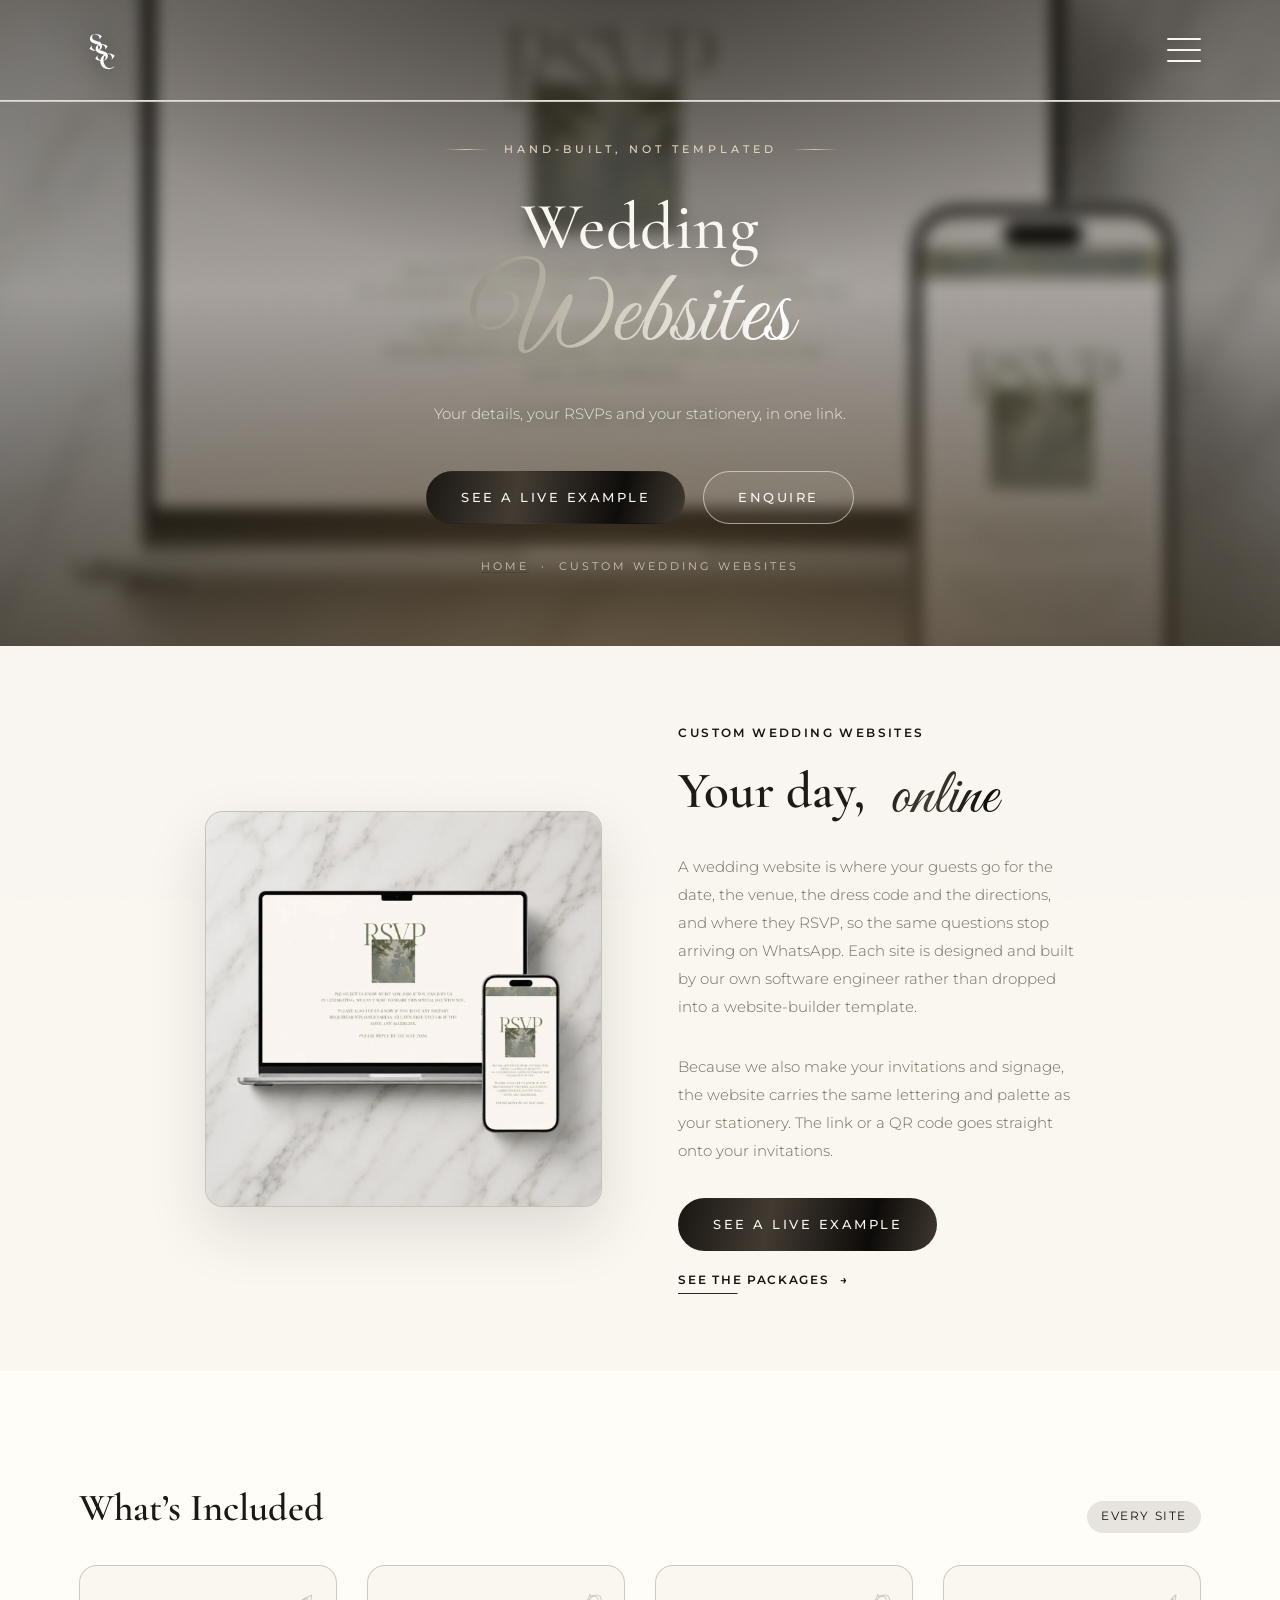
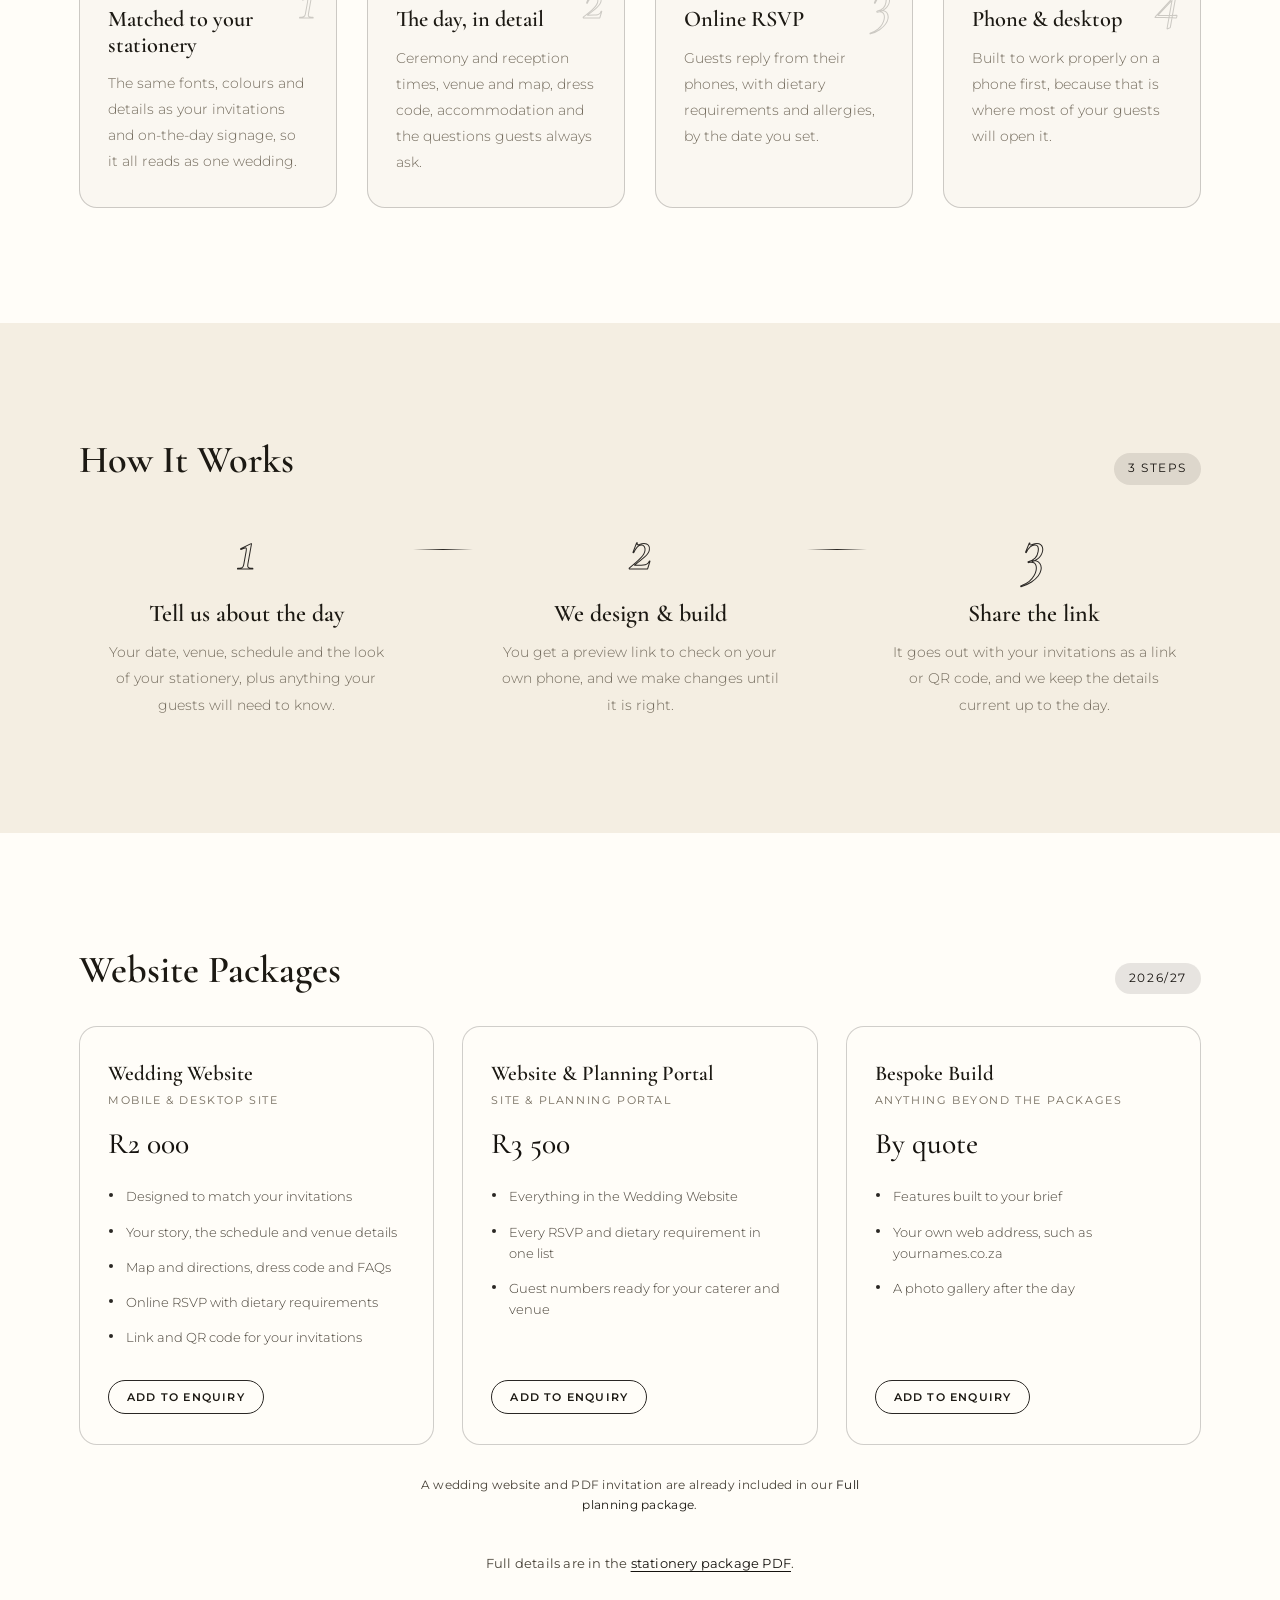
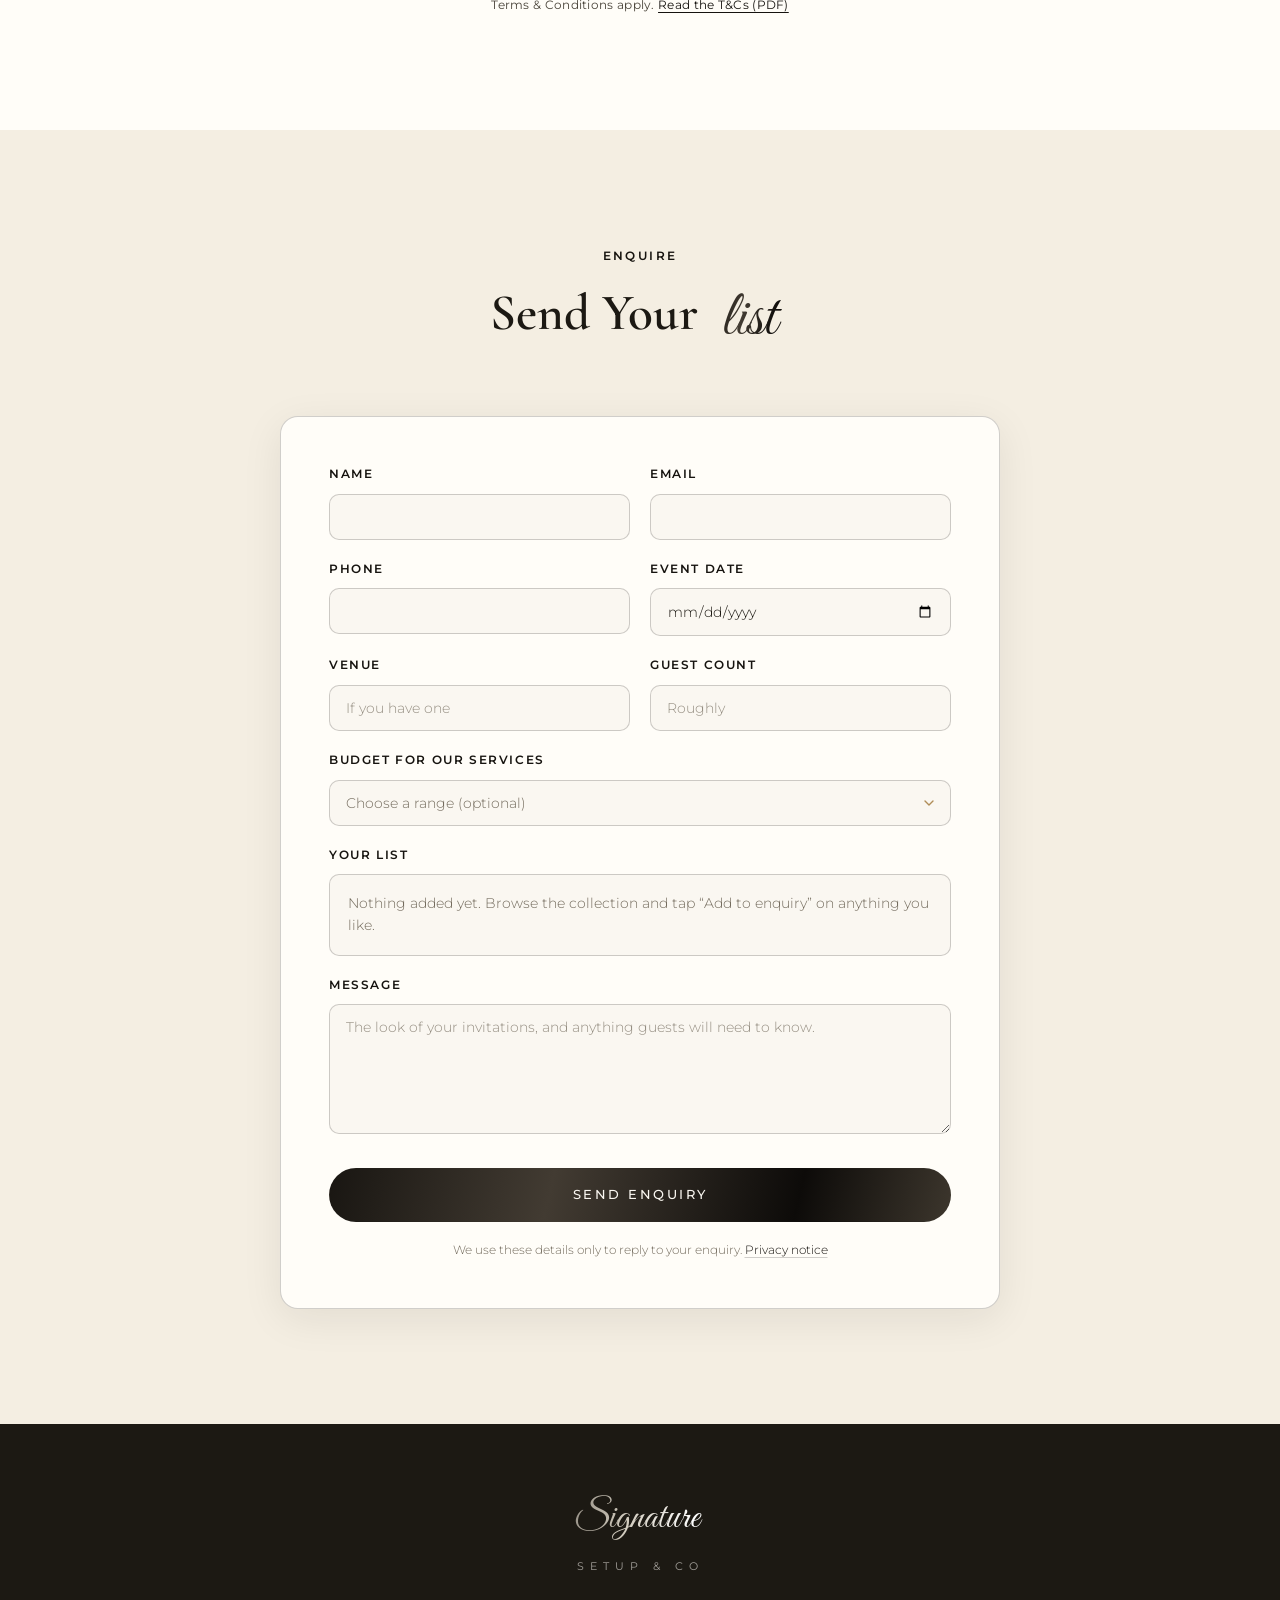
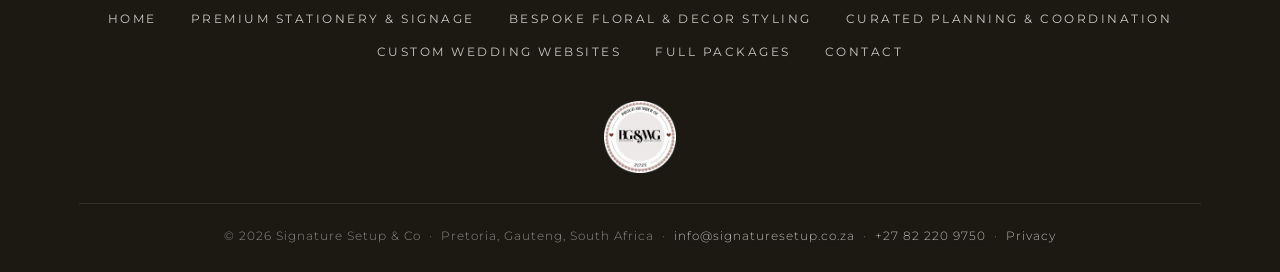
<file: websites.html>
<!DOCTYPE html>
<html lang="en-ZA">
<head>
    <meta charset="UTF-8">
    <meta name="viewport" content="width=device-width, initial-scale=1.0">
    <title>Custom Wedding Websites with Online RSVP, South Africa | Signature Setup &amp; Co</title>
    <meta name="description" content="Custom wedding websites with online RSVP, designed to match your invitations and signage and shared with guests as a link or QR code. Hand-built in Pretoria by Signature Setup &amp; Co, from R2 000.">
    <link rel="canonical" href="https://www.signaturesetup.co.za/websites.html">
    <meta name="theme-color" content="#faf7f1">

    <!-- Open Graph / Twitter: controls the preview card when the page is
         shared to WhatsApp, Instagram and Facebook. -->
    <meta property="og:type" content="website">
    <meta property="og:site_name" content="Signature Setup &amp; Co">
    <meta property="og:locale" content="en_ZA">
    <meta property="og:url" content="https://www.signaturesetup.co.za/websites.html">
    <meta property="og:title" content="Custom Wedding Websites with Online RSVP, South Africa | Signature Setup &amp; Co">
    <meta property="og:description" content="Custom wedding websites with online RSVP, designed to match your invitations and signage and shared with guests as a link or QR code. Hand-built in Pretoria by Signature Setup &amp; Co, from R2 000.">
    <meta property="og:image" content="https://www.signaturesetup.co.za/media/og-websites.jpg">
    <meta property="og:image:width" content="1200">
    <meta property="og:image:height" content="630">
    <meta property="og:image:alt" content="Wedding website RSVP page on a laptop and phone">
    <meta name="twitter:card" content="summary_large_image">
    <meta name="twitter:title" content="Custom Wedding Websites with Online RSVP, South Africa | Signature Setup &amp; Co">
    <meta name="twitter:description" content="Custom wedding websites with online RSVP, designed to match your invitations and signage and shared with guests as a link or QR code. Hand-built in Pretoria by Signature Setup &amp; Co, from R2 000.">
    <meta name="twitter:image" content="https://www.signaturesetup.co.za/media/og-websites.jpg">

    <script type="application/ld+json">
{
  "@context": "https://schema.org",
  "@graph": [
    {
      "@type": "Service",
      "@id": "https://www.signaturesetup.co.za/websites.html#service",
      "name": "Custom Wedding Websites",
      "description": "Custom wedding websites with online RSVP, designed to match the couple's invitations and signage.",
      "serviceType": "Wedding Website Design",
      "url": "https://www.signaturesetup.co.za/websites.html",
      "provider": {
        "@id": "https://www.signaturesetup.co.za/#business"
      },
      "areaServed": [
        {
          "@type": "City",
          "name": "Pretoria"
        },
        {
          "@type": "AdministrativeArea",
          "name": "Gauteng"
        },
        {
          "@type": "Country",
          "name": "South Africa"
        }
      ]
    },
    {
      "@type": "BreadcrumbList",
      "itemListElement": [
        {
          "@type": "ListItem",
          "position": 1,
          "name": "Home",
          "item": "https://www.signaturesetup.co.za/"
        },
        {
          "@type": "ListItem",
          "position": 2,
          "name": "Custom Wedding Websites",
          "item": "https://www.signaturesetup.co.za/websites.html"
        }
      ]
    }
  ]
}
    </script>
    <link rel="icon" href="media/logo.svg" type="image/svg+xml">
    <link rel="apple-touch-icon" href="media/apple-touch-icon.png">
    <link rel="preconnect" href="https://fonts.googleapis.com">
    <link rel="preconnect" href="https://fonts.gstatic.com" crossorigin>
    <link href="https://fonts.googleapis.com/css2?family=Cormorant+Garamond:ital,wght@0,400;0,500;0,600;1,400;1,500&family=Great+Vibes&family=Montserrat:wght@300;400;500;600&display=swap" rel="stylesheet">
    <link rel="stylesheet" href="styles.css">
</head>
<body>

<a class="skip-link" href="#content">Skip to content</a>

<!-- NAV -->
<nav class="navbar">
    <div class="container nav-inner">
        <a href="index.html" class="logo" aria-label="Signature Setup &amp; Co home">
            <img src="media/logo.svg" alt="Signature Setup &amp; Co" class="logo-img" width="974" height="971">
        </a>

        <div class="nav-links">
            <a href="index.html" class="nav-home">Home</a>
<a href="packages.html" class="nav-packages"><span class="nav-adj">Full </span>Packages</a>

                <div class="nav-item has-menu">
                    <div class="nav-parent-row">
                        <a href="stationery.html"><span class="nav-adj">Premium </span>Stationery &amp; Signage</a>
                        <button class="nav-toggle" type="button" aria-expanded="false" aria-controls="menu-stationery" aria-label="Show Premium Stationery &amp; Signage services"><svg viewBox="0 0 10 6" width="10" height="6" fill="none" stroke="currentColor" stroke-width="1.4" stroke-linecap="round" stroke-linejoin="round" aria-hidden="true"><polyline points="1 1 5 5 9 1"/></svg></button>
                    </div>
                    <div class="nav-menu" id="menu-stationery">
                        <div class="nav-menu-inner">
                            <p class="nav-menu-label">Premium Stationery &amp; Signage</p>
                            <ul class="nav-menu-list">
                                <li><a href="stationery.html#invitations"><span class="idx" aria-hidden="true">01</span><span class="lbl">Invitations &amp; Save the Date</span></a></li>
                                <li><a href="stationery.html#board-signage"><span class="idx" aria-hidden="true">02</span><span class="lbl">Corex &amp; Foam Board</span></a></li>
                                <li><a href="stationery.html#acrylic-wood"><span class="idx" aria-hidden="true">03</span><span class="lbl">Acrylic &amp; Wood Signage</span></a></li>
                                <li><a href="stationery.html#large-signage"><span class="idx" aria-hidden="true">04</span><span class="lbl">Large-Format &amp; Fabric</span></a></li>
                                <li><a href="stationery.html#table-numbers"><span class="idx" aria-hidden="true">05</span><span class="lbl">Table Numbers</span></a></li>
                                <li><a href="stationery.html#menus-name-cards"><span class="idx" aria-hidden="true">06</span><span class="lbl">Menus &amp; Name Cards</span></a></li>
                                <li><a href="stationery.html#favours"><span class="idx" aria-hidden="true">07</span><span class="lbl">Fans &amp; Favours</span></a></li>
                                <li><a href="stationery.html#acrylic-favours"><span class="idx" aria-hidden="true">08</span><span class="lbl">Acrylic Favours</span></a></li>
                                <li class="is-divided"><a href="stationery.html#packages"><span class="idx" aria-hidden="true">09</span><span class="lbl">Wedding Packages</span></a></li>
                                <li><a href="packages.html"><span class="idx" aria-hidden="true">10</span><span class="lbl">Full Packages</span></a></li>
                            </ul>
                        </div>
                    </div>
                </div>

                <div class="nav-item has-menu">
                    <div class="nav-parent-row">
                        <a href="floral.html"><span class="nav-adj">Bespoke </span>Floral &amp; Decor Styling</a>
                        <button class="nav-toggle" type="button" aria-expanded="false" aria-controls="menu-floral" aria-label="Show Bespoke Floral &amp; Decor Styling services"><svg viewBox="0 0 10 6" width="10" height="6" fill="none" stroke="currentColor" stroke-width="1.4" stroke-linecap="round" stroke-linejoin="round" aria-hidden="true"><polyline points="1 1 5 5 9 1"/></svg></button>
                    </div>
                    <div class="nav-menu" id="menu-floral">
                        <div class="nav-menu-inner">
                            <p class="nav-menu-label">Bespoke Floral &amp; Decor Styling</p>
                            <ul class="nav-menu-list">
                                <li><a href="floral.html#wedding-styling"><span class="idx" aria-hidden="true">01</span><span class="lbl">Wedding Styling</span></a></li>
                                <li class="is-divided"><a href="floral.html#ceremony-packages"><span class="idx" aria-hidden="true">02</span><span class="lbl">Ceremony Packages</span></a></li>
                                <li><a href="floral.html#reception-packages"><span class="idx" aria-hidden="true">03</span><span class="lbl">Reception Packages</span></a></li>
                                <li><a href="floral.html#table-layouts"><span class="idx" aria-hidden="true">04</span><span class="lbl">Table Layouts</span></a></li>
                                <li><a href="packages.html"><span class="idx" aria-hidden="true">05</span><span class="lbl">Full Packages</span></a></li>
                            </ul>
                        </div>
                    </div>
                </div>

                <div class="nav-item has-menu">
                    <div class="nav-parent-row">
                        <a href="planning.html"><span class="nav-adj">Curated </span>Planning &amp; Coordination</a>
                        <button class="nav-toggle" type="button" aria-expanded="false" aria-controls="menu-planning" aria-label="Show Curated Planning &amp; Coordination services"><svg viewBox="0 0 10 6" width="10" height="6" fill="none" stroke="currentColor" stroke-width="1.4" stroke-linecap="round" stroke-linejoin="round" aria-hidden="true"><polyline points="1 1 5 5 9 1"/></svg></button>
                    </div>
                    <div class="nav-menu" id="menu-planning">
                        <div class="nav-menu-inner">
                            <p class="nav-menu-label">Curated Planning &amp; Coordination</p>
                            <ul class="nav-menu-list">
                                <li><a href="planning.html#engagement-planning"><span class="idx" aria-hidden="true">01</span><span class="lbl">Engagement Planning</span></a></li>
                                <li><a href="planning.html#wedding-planning"><span class="idx" aria-hidden="true">02</span><span class="lbl">Wedding Planning &amp; Coordination</span></a></li>
                                <li class="is-divided"><a href="planning.html#planning-packages"><span class="idx" aria-hidden="true">03</span><span class="lbl">Planning Packages</span></a></li>
                                <li><a href="packages.html"><span class="idx" aria-hidden="true">04</span><span class="lbl">Full Packages</span></a></li>
                            </ul>
                        </div>
                    </div>
                </div>

                <div class="nav-item has-menu nav-item--end">
                    <div class="nav-parent-row">
                        <a href="websites.html"><span class="nav-adj">Custom </span>Wedding Websites</a>
                        <button class="nav-toggle" type="button" aria-expanded="false" aria-controls="menu-websites" aria-label="Show Custom Wedding Websites services"><svg viewBox="0 0 10 6" width="10" height="6" fill="none" stroke="currentColor" stroke-width="1.4" stroke-linecap="round" stroke-linejoin="round" aria-hidden="true"><polyline points="1 1 5 5 9 1"/></svg></button>
                    </div>
                    <div class="nav-menu" id="menu-websites">
                        <div class="nav-menu-inner">
                            <p class="nav-menu-label">Custom Wedding Websites</p>
                            <ul class="nav-menu-list">
                                <li><a href="websites.html#included"><span class="idx" aria-hidden="true">01</span><span class="lbl">What&rsquo;s Included</span></a></li>
                                <li><a href="websites.html#how-it-works"><span class="idx" aria-hidden="true">02</span><span class="lbl">How It Works</span></a></li>
                                <li class="is-divided"><a href="websites.html#website-packages"><span class="idx" aria-hidden="true">03</span><span class="lbl">Website Packages</span></a></li>
                            </ul>
                        </div>
                    </div>
                </div>

            <a href="#enquire" class="nav-cta">Enquire</a>
        </div>

        <button class="hamburger" aria-label="Toggle menu" aria-expanded="false">
            <span></span><span></span><span></span>
        </button>
    </div>
</nav>

<!-- HERO -->
<main id="content">

<header class="hero hero--page hero--compact">
    <div class="hero-bg hero-bg--soft" aria-hidden="true">
        <img src="media/Products/wedding-website.webp" alt="" fetchpriority="high" width="1080" height="1080">
    </div>
    <div class="hero-overlay" aria-hidden="true"></div>

    <div class="container hero-inner">
        <div class="hero-content">
            <p class="hero-eyebrow fade-in-load">
                <span class="eyebrow-rule" aria-hidden="true"></span>
                Hand-Built, Not Templated
                <span class="eyebrow-rule" aria-hidden="true"></span>
            </p>
            <h1 class="hero-title">
                <span class="hero-line fade-in-load delay-1">Wedding</span>
                <span class="hero-line hero-line-script fade-in-load delay-2"><span class="foil-script">Websites</span></span>
            </h1>
            <p class="hero-tagline fade-in-load delay-3">Your details, your RSVPs and your stationery, in one link.</p>
            <div class="hero-buttons fade-in-load delay-4">
                <a href="demo/" class="btn-gold" target="_blank" rel="noopener">See a Live Example</a>
                <a href="#enquire" class="btn-ghost">Enquire</a>
            </div>
            <p class="hero-breadcrumb fade-in-load delay-4">
                <a href="index.html">Home</a> <span aria-hidden="true">&middot;</span> Custom Wedding Websites
            </p>
        </div>
    </div>
</header>

<!-- INTRO -->
<section id="about-websites" class="section section--tight">
    <div class="container container--narrow">
        <div class="split">
            <div class="split-media fade-el">
                <img src="media/Products/wedding-website.webp" alt="Wedding website RSVP page shown on a laptop and a phone" width="1080" height="1080" loading="lazy" decoding="async">
            </div>
            <div class="split-text fade-el">
                <p class="eyebrow">Custom Wedding Websites</p>
                <h2>Your day, <span class="foil-script script-inline">online</span></h2>
                <p class="split-body">A wedding website is where your guests go for the date, the venue, the dress
                code and the directions, and where they RSVP, so the same questions stop arriving on WhatsApp.
                Each site is designed and built by our own software engineer rather than dropped into a
                website-builder template.</p>
                <p class="split-body">Because we also make your invitations and signage, the website carries the
                same lettering and palette as your stationery. The link or a QR code goes straight onto your
                invitations.</p>
                <p class="split-actions">
                    <a href="demo/" class="btn-gold" target="_blank" rel="noopener">See a Live Example</a>
                    <a href="#website-packages" class="link-arrow">See the packages <i aria-hidden="true">&rarr;</i></a>
                </p>
            </div>
        </div>
    </div>
</section>

<!-- WHAT'S INCLUDED -->
<section id="included" class="section section--paper">
    <div class="container">
        <div class="shop-head fade-el">
            <h2>What&rsquo;s Included</h2>
            <span class="rule" aria-hidden="true"></span>
            <span class="count">Every site</span>
        </div>
        <div class="features-grid">
            <article class="feature-card fade-el">
                <span class="feature-card-num" aria-hidden="true">1</span>
                <h3>Matched to your stationery</h3>
                <p>The same fonts, colours and details as your invitations and on-the-day signage, so it all reads as one wedding.</p>
            </article>
            <article class="feature-card fade-el">
                <span class="feature-card-num" aria-hidden="true">2</span>
                <h3>The day, in detail</h3>
                <p>Ceremony and reception times, venue and map, dress code, accommodation and the questions guests always ask.</p>
            </article>
            <article class="feature-card fade-el">
                <span class="feature-card-num" aria-hidden="true">3</span>
                <h3>Online RSVP</h3>
                <p>Guests reply from their phones, with dietary requirements and allergies, by the date you set.</p>
            </article>
            <article class="feature-card fade-el">
                <span class="feature-card-num" aria-hidden="true">4</span>
                <h3>Phone &amp; desktop</h3>
                <p>Built to work properly on a phone first, because that is where most of your guests will open it.</p>
            </article>
        </div>
    </div>
</section>

<!-- HOW IT WORKS -->
<section id="how-it-works" class="section section--champagne">
    <div class="container">
        <div class="shop-head fade-el">
            <h2>How It Works</h2>
            <span class="rule" aria-hidden="true"></span>
            <span class="count">3 steps</span>
        </div>
        <div class="steps">
            <div class="step fade-el">
                <div class="step-num" aria-hidden="true">1</div>
                <h3>Tell us about the day</h3>
                <p>Your date, venue, schedule and the look of your stationery, plus anything your guests will need to know.</p>
            </div>
            <span class="step-connector" aria-hidden="true"></span>
            <div class="step fade-el">
                <div class="step-num" aria-hidden="true">2</div>
                <h3>We design &amp; build</h3>
                <p>You get a preview link to check on your own phone, and we make changes until it is right.</p>
            </div>
            <span class="step-connector" aria-hidden="true"></span>
            <div class="step fade-el">
                <div class="step-num" aria-hidden="true">3</div>
                <h3>Share the link</h3>
                <p>It goes out with your invitations as a link or QR code, and we keep the details current up to the day.</p>
            </div>
        </div>
    </div>
</section>

<!-- PACKAGES -->
<section id="website-packages" class="section section--paper">
    <div class="container">
        <div class="shop-head fade-el">
            <h2>Website Packages</h2>
            <span class="rule" aria-hidden="true"></span>
            <span class="count">2026/27</span>
        </div>
        <div class="tier-grid">
            <article class="tier-card fade-el">
                <h3>Wedding Website</h3>
                <p class="tier-meta">Mobile &amp; desktop site</p>
                <p class="tier-price">R2 000</p>
                <ul class="tier-list">
                    <li>Designed to match your invitations</li>
                    <li>Your story, the schedule and venue details</li>
                    <li>Map and directions, dress code and FAQs</li>
                    <li>Online RSVP with dietary requirements</li>
                    <li>Link and QR code for your invitations</li>
                </ul>
                <button class="product-cta" type="button" data-item="Wedding Website: Mobile &amp; desktop site" aria-pressed="false">Add to enquiry</button>
            </article>
            <article class="tier-card fade-el">
                <h3>Website &amp; Planning Portal</h3>
                <p class="tier-meta">Site &amp; planning portal</p>
                <p class="tier-price">R3 500</p>
                <ul class="tier-list">
                    <li>Everything in the Wedding Website</li>
                    <li>Every RSVP and dietary requirement in one list</li>
                    <li>Guest numbers ready for your caterer and venue</li>
                </ul>
                <button class="product-cta" type="button" data-item="Wedding Website: Website &amp; planning portal" aria-pressed="false">Add to enquiry</button>
            </article>
            <article class="tier-card fade-el">
                <h3>Bespoke Build</h3>
                <p class="tier-meta">Anything beyond the packages</p>
                <p class="tier-price">By quote</p>
                <ul class="tier-list">
                    <li>Features built to your brief</li>
                    <li>Your own web address, such as yournames.co.za</li>
                    <li>A photo gallery after the day</li>
                </ul>
                <button class="product-cta" type="button" data-item="Wedding Website: Bespoke build" aria-pressed="false">Add to enquiry</button>
            </article>
        </div>
        <p class="catalogue-note fade-el">A wedding website and PDF invitation are already included in our <a href="planning.html#planning-packages">Full planning package</a>.</p>
        <p class="pdf-note fade-el">Full details are in the <a href="packages/stationery-signage-packages.pdf" download>stationery package PDF</a>.</p>
        <p class="terms-note fade-el">Terms &amp; Conditions apply. <a href="packages/stationery-signage-terms.pdf" download>Read the T&amp;Cs (PDF)</a></p>
    </div>
</section>

<!-- ENQUIRY -->
<section id="enquire" class="section section--champagne">
    <div class="container">
        <div class="section-header fade-el">
            <p class="eyebrow">Enquire</p>
            <h2>Send Your <span class="foil-script script-inline">list</span></h2>
        </div>

        <div class="enquiry fade-el">
            <form id="enquiryForm" action="https://formspree.io/f/xjyvaeoe" method="POST">
                <div class="form-row">
                    <div class="form-group">
                        <label for="name">Name</label>
                        <input type="text" id="name" name="name" required>
                    </div>
                    <div class="form-group">
                        <label for="email">Email</label>
                        <input type="email" id="email" name="email" required>
                    </div>
                </div>
                <div class="form-row">
                    <div class="form-group">
                        <label for="phone">Phone</label>
                        <input type="tel" id="phone" name="phone">
                    </div>
                    <div class="form-group">
                        <label for="event-date">Event Date</label>
                        <input type="date" id="event-date" name="event_date">
                    </div>
                </div>
                <div class="form-row">
                    <div class="form-group">
                        <label for="venue">Venue</label>
                        <input type="text" id="venue" name="venue" placeholder="If you have one" autocomplete="off">
                    </div>
                    <div class="form-group">
                        <label for="guest-count">Guest Count</label>
                        <input type="number" id="guest-count" name="guest_count" min="1" max="1000" inputmode="numeric" placeholder="Roughly">
                    </div>
                </div>
                <div class="form-group">
                    <label for="budget">Budget for Our Services</label>
                    <select id="budget" name="budget">
                        <option value="">Choose a range (optional)</option>
                        <option>Under R5 000</option>
                        <option>R5 000 &ndash; R15 000</option>
                        <option>R15 000 &ndash; R30 000</option>
                        <option>R30 000 &ndash; R50 000</option>
                        <option>Over R50 000</option>
                        <option>Not sure yet</option>
                    </select>
                </div>
                <div class="form-group">
                    <p class="form-label" id="enquiryItemsLabel">Your List<span class="count" id="enquiryItemsCount"></span></p>
                    <ul class="enquiry-summary" id="enquiryItemsList" aria-labelledby="enquiryItemsLabel"></ul>
                    <input type="hidden" id="enquiryItems" name="items">
                </div>
                <div class="form-group">
                    <label for="message">Message</label>
                    <textarea id="message" name="message" rows="3" placeholder="The look of your invitations, and anything guests will need to know."></textarea>
                </div>
                <input type="text" name="_gotcha" style="display:none" tabindex="-1" autocomplete="off">
                <input type="hidden" name="_subject" value="Wedding website enquiry - Signature Setup &amp; Co">
                <button type="submit" class="btn-gold">Send Enquiry</button>
                <p class="form-status" id="formStatus" role="status" aria-live="polite"></p>
                <p class="form-privacy">We use these details only to reply to your enquiry. <a href="privacy.html">Privacy notice</a></p>
            </form>
        </div>
    </div>
</section>

<!-- FOOTER -->
</main>

<footer class="footer">
    <div class="container">
        <div class="footer-monogram" aria-hidden="true">
            <span class="foil-script">Signature</span>
            <span class="footer-monogram-sub">Setup &amp; Co</span>
        </div>
        <nav class="footer-nav">
            <a href="index.html">Home</a>
            <a href="stationery.html">Premium Stationery &amp; Signage</a>
            <a href="floral.html">Bespoke Floral &amp; Decor Styling</a>
            <a href="planning.html">Curated Planning &amp; Coordination</a>
            <a href="websites.html">Custom Wedding Websites</a>
            <a href="packages.html">Full Packages</a>
            <a href="index.html#contact">Contact</a>
        </nav>
        <div class="footer-badge">
            <img src="media/bruidsgids-member-2026.webp"
                 alt="Proud member of Bruidsgids Wedding Guide"
                 width="320" height="320" loading="lazy" decoding="async">
        </div>
        <div class="footer-bottom">
            <p>&copy; 2026 Signature Setup &amp; Co &nbsp;&middot;&nbsp; Pretoria, Gauteng, South Africa &nbsp;&middot;&nbsp;
            <a href="mailto:info@signaturesetup.co.za">info@signaturesetup.co.za</a> &nbsp;&middot;&nbsp;
            <a href="tel:+27822209750">+27 82 220 9750</a> &nbsp;&middot;&nbsp;
            <a href="privacy.html">Privacy</a></p>
        </div>
    </div>
</footer>

<script src="script.js"></script>
<!-- Cloudflare Web Analytics --><script type='module' src='https://static.cloudflareinsights.com/beacon.min.js' data-cf-beacon='{"token": "94a2329338e34b20a14bd7a3bc524073"}'></script><!-- End Cloudflare Web Analytics -->
</body>
</html>
</file>
<file: styles.css>
/* ==========================================================================
   Signature Setup: "The Acrylic Atelier"
   Design system ported directly from
   wedding-platform-main/client/src/app/landing/landing.component.scss
   Ivory · Ink · Mirror-Gold. Frosted acrylic surfaces, gold-foil script,
   hairline engraving rules, ghost words and a cinematic hero.
   ========================================================================== */

:root {
  /* ---------- Design tokens (identical to the landing component) ---------- */
  --ink: #1c1913;
  --ink-soft: #4a443a;
  --ivory: #faf7f1;
  --paper: #fffdf8;
  --champagne: #f4eee2;

  --gold: #b08d57;
  --gold-deep: #96723a;
  --gold-light: #e9d5a2;
  --gold-soft: rgba(176, 141, 87, 0.22);
  --gold-faint: rgba(176, 141, 87, 0.12);

  /* Gold for TEXT on light grounds. --gold-deep only reaches 3.8:1 on
     champagne, so it is kept for rules and ornament, never for words. */
  --gold-text: #725526;

  --muted: #736b5d;

  /* The bright foil is for dark grounds only. Its pale stops drop to 1.25:1
     on paper, which is what made the gold headings hard to read. Its two
     darkest stops are lifted so they also clear 4.5:1 against --ink. */
  --foil: linear-gradient(103deg,
      #a37c3b 0%, #c9a35c 20%, #f3e3b8 40%,
      #b9955a 55%, #e8d3a2 75%, #a37c3f 100%);

  /* Same shimmer, every stop at 4.5:1 or better on all three light grounds */
  --foil-ink: linear-gradient(103deg,
      #6b4f24 0%, #86662f 22%, #866630 42%,
      #6f5227 60%, #86662f 80%, #6b4f24 100%);

  --font-display: 'Cormorant Garamond', 'Playfair Display', serif;
  --font-script: 'Great Vibes', cursive;
  --font-body: 'Montserrat', sans-serif;

  --container-width: 1240px;
  --radius-card: 18px;
  --shadow-soft: 0 10px 40px rgba(28, 25, 19, 0.08);
  --shadow-lift: 0 24px 60px rgba(28, 25, 19, 0.13);
  --transition: all 0.35s cubic-bezier(0.25, 0.6, 0.3, 1);

  --fluid-h1: clamp(3.1rem, 6.2vw, 5.4rem);
  --fluid-h2: clamp(2.2rem, 4vw, 3.3rem);
  --fluid-h3: clamp(1.25rem, 2vw, 1.6rem);
  --fluid-body: clamp(0.92rem, 1vw, 1rem);
}

/* ==========================================================================
   EXPERIMENT - glossy black in place of the mirror-gold.
   Everything above is the original gold system, untouched. Delete this block,
   down to the END marker, to go straight back to gold.
   ========================================================================== */
:root {
  --gold: #2a2724;
  --gold-deep: #14120f;
  --gold-soft: rgba(20, 18, 15, 0.20);
  --gold-faint: rgba(20, 18, 15, 0.10);

  /* words and ornament on light grounds */
  --gold-text: #16130f;

  /* the pale end of the gloss; flat fallback where a gradient can't apply */
  --gold-light: #e4dfd6;

  /* Polished black for LIGHT grounds: near-black stops with lifted charcoal
     bands sweeping through them - the bands are what read as gloss. */
  --foil-ink: linear-gradient(103deg,
      #191612 0%, #423b32 18%, #0d0b09 38%,
      #4d4539 55%, #14110d 78%, #2c2721 100%);

  /* On the dark hero and footer a black gloss would vanish into the ground, so
     that surface is shown by its highlight instead: the warm pearl sheen you
     see running across polished black. */
  --foil: linear-gradient(103deg,
      #8c867c 0%, #d2ccbf 20%, #ffffff 40%,
      #9c968b 55%, #eae5db 75%, #8c867c 100%);
}
/* Pill fills are overridden at the end of this file, where they can win on
   source order against the original .btn-gold rule further down. */

*, *::before, *::after { box-sizing: border-box; margin: 0; padding: 0; }

html { scroll-behavior: smooth; }

body {
  font-family: var(--font-body);
  font-weight: 400;
  line-height: 1.7;
  color: var(--ink-soft);
  background-color: var(--ivory);
  overflow-x: hidden;
}

img { display: block; max-width: 100%; height: auto; object-fit: cover; }

/* Available to screen readers and to Google, not shown on screen. Used for
   headings that the visual design carries by position rather than by words -
   without them the heading order jumps h1 -> h3. */
.sr-only {
  position: absolute;
  width: 1px; height: 1px;
  margin: -1px; padding: 0;
  overflow: hidden;
  clip: rect(0 0 0 0);
  clip-path: inset(50%);
  white-space: nowrap;
  border: 0;
}

/* Keyboard users land on this first and can jump the whole nav. It stays
   off-screen until focused. */
.skip-link {
  position: absolute;
  left: 50%;
  top: 0;
  transform: translate(-50%, -120%);
  z-index: 2000;
  padding: 0.7rem 1.4rem;
  background-color: var(--ink);
  color: var(--ivory);
  font-family: var(--font-body, inherit);
  font-size: 0.85rem;
  letter-spacing: 0.06em;
  text-transform: uppercase;
  border-radius: 0 0 4px 4px;
  transition: transform 0.18s ease;
}
.skip-link:focus {
  transform: translate(-50%, 0);
  color: var(--ivory);
  outline: 2px solid var(--gold-light);
  outline-offset: 2px;
}

a {
  color: var(--ink);
  text-decoration: none;
  transition: var(--transition);
}
a:hover { color: var(--gold-text); }

/* Prose links inside running text must not be signalled by colour alone -
   that fails WCAG 1.4.1 and is invisible to anyone who cannot separate the
   gold from the ink. Nav items, cards and .link-arrow are exempt: their shape,
   position or trailing arrow already marks them as links. */
.pdf-note a,
.terms-note a,
.hero-breadcrumb a,
.footer-bottom a {
  text-decoration: underline;
  text-decoration-thickness: 1px;
  text-underline-offset: 0.22em;
  text-decoration-color: var(--gold-soft);
  transition: text-decoration-color var(--transition), color var(--transition);
}
.pdf-note a:hover,
.terms-note a:hover,
.hero-breadcrumb a:hover,
.footer-bottom a:hover {
  text-decoration-color: currentColor;
}

/* The footer sits on --ink, so its links need the light foil, not gold-text */
.footer-bottom a { color: var(--gold-light); }
.footer-bottom a:hover { color: var(--ivory); }

button {
  cursor: pointer;
  border: none;
  font-family: var(--font-body);
  background: none;
}

a:focus-visible, button:focus-visible {
  outline: 2px solid var(--gold);
  outline-offset: 3px;
}

::selection {
  background: rgba(176, 141, 87, 0.25);
  color: var(--ink);
}

h1, h2, h3, h4 {
  font-family: var(--font-display);
  font-weight: 600;
  line-height: 1.15;
  color: var(--ink);
}

h1 { font-size: var(--fluid-h1); }
h2 { font-size: var(--fluid-h2); margin-bottom: 1rem; }
h3 { font-size: var(--fluid-h3); margin-bottom: 0.8rem; }

p { font-size: var(--fluid-body); }


/* ---------- Layout ---------- */

/* Fine paper grain over everything, barely there, kills the "flat web page" look */
body::after {
  content: '';
  position: fixed;
  inset: 0;
  z-index: 3000;
  pointer-events: none;
  opacity: 0.028;
  background-image: url("data:image/svg+xml,%3Csvg xmlns='http://www.w3.org/2000/svg' width='140' height='140'%3E%3Cfilter id='n'%3E%3CfeTurbulence type='fractalNoise' baseFrequency='0.85' numOctaves='2'/%3E%3C/filter%3E%3Crect width='140' height='140' filter='url(%23n)'/%3E%3C/svg%3E");
}

.container {
  width: 90%;
  max-width: var(--container-width);
  margin: 0 auto;
  padding: 0 15px;
}

.container--narrow { max-width: 900px; }

/* On a phone, width:90% plus 15px padding throws away ~67px of a 375px
   screen. Use the full width and a single sensible gutter instead. */
@media (max-width: 576px) {
  .container { width: 100%; padding: 0 18px; }
}

.section {
  position: relative;
  padding: clamp(70px, 9vw, 120px) 0;
  overflow: hidden; /* keeps ghost words from causing horizontal scroll */
  /* so a deep link from the service menu doesn't land under the fixed nav */
  scroll-margin-top: 88px;
}

.section > .container { position: relative; z-index: 1; }

.section--paper { background-color: var(--paper); }
.section--champagne { background-color: var(--champagne); }
.section--tight { padding: clamp(50px, 6vw, 80px) 0; }


/* ---------- Trust strip ----------
   A shallow band between the hero and the categories grid. Champagne so it
   reads as its own band rather than a gap in the paper-white section below.
   The Bruidsgids badge sits among the other credentials rather than alone:
   one badge in an empty band only advertises that there is one. */
.trust-strip {
  background-color: var(--champagne);
  border-top: 1px solid var(--gold-faint);
  border-bottom: 1px solid var(--gold-faint);
  padding: clamp(22px, 3vw, 34px) 0;
}

.trust-inner {
  display: flex;
  flex-wrap: wrap;
  align-items: center;
  justify-content: center;
  gap: clamp(20px, 4vw, 54px);
}

.trust-badge {
  display: flex;
  flex-direction: column;
  align-items: center;
  text-align: center;
  max-width: 230px;
}

.trust-badge img {
  display: block;
  width: clamp(76px, 9vw, 104px);
  height: auto;
}

.trust-badge .trust-label { margin-top: 10px; }

.trust-track {
  list-style: none;
  margin: 0;
  padding: 0;
  display: flex;
  align-items: center;
  justify-content: center;
  gap: clamp(20px, 4vw, 54px);
}

.trust-item {
  display: flex;
  flex-direction: column;
  align-items: center;
  text-align: center;
  max-width: 200px;
}

/* The badge is the first slide in the track (so it swipes with the rest on a
   phone) but keeps its own wider column on a desktop. */
.trust-item.trust-badge { max-width: 230px; }

/* Hairline between the three figures, never between the badge and the first
   figure, where it would crowd the badge. */
.trust-item + .trust-item {
  position: relative;
}
.trust-badge + .trust-item::before { display: none; }
.trust-item + .trust-item::before {
  content: "";
  position: absolute;
  left: calc(clamp(20px, 4vw, 54px) / -2);
  top: 50%;
  transform: translateY(-50%);
  width: 1px;
  height: 34px;
  background-color: var(--gold-soft);
}

.trust-figure {
  font-family: var(--font-display);
  font-size: clamp(1.25rem, 2vw, 1.6rem);
  line-height: 1.1;
  color: var(--gold-text);
}

.trust-label {
  font-size: 0.7rem;
  letter-spacing: 1.4px;
  text-transform: uppercase;
  color: var(--muted);
  margin-top: 6px;
  line-height: 1.5;
}

/* The dots only exist once script.js builds them, and only on a phone. */
.trust-dots { display: none; }

/* ---------- Trust strip: phone ----------
   Three figures side by side become three cramped columns, and stacked they
   run the band to roughly 400px before the categories grid starts. One at a
   time instead, swiped: scroll-snap does the whole interaction natively, so
   it still works with script.js blocked, and all three stay in the DOM for
   search engines and screen readers either way. */
@media (max-width: 576px) {
  .trust-strip { padding: 26px 0; }

  .trust-inner {
    flex-direction: column;
    gap: 18px;
  }

  .trust-carousel { width: 100%; }

  .trust-track {
    gap: 0;
    /* must be flex-start: centring a flex row that overflows parks the scroll
       in the middle, so the strip opened on the second figure and the overflow
       to its left could not be reached at all */
    justify-content: flex-start;
    overflow-x: auto;
    scroll-snap-type: x mandatory;
    scroll-behavior: smooth;
    -webkit-overflow-scrolling: touch;
    scrollbar-width: none;
    /* the tallest card sets the height, so the dots never jump between slides */
    min-height: 74px;
  }
  .trust-track::-webkit-scrollbar { display: none; }

  .trust-item {
    flex: 0 0 100%;
    max-width: 100%;
    scroll-snap-align: center;
    justify-content: center;
    padding: 0 12px;
  }

  /* no vertical hairlines when only one card is ever on screen */
  .trust-item + .trust-item::before { display: none; }

  /* every slide must be exactly one track wide, or script.js pages wrongly */
  .trust-item.trust-badge { max-width: 100%; }

  .trust-badge img { width: 84px; }
  /* the slide is full width, so narrow the label or "Guide" wraps alone */
  .trust-badge .trust-label { margin-top: 8px; max-width: 230px; }

  .trust-dots {
    display: flex;
    justify-content: center;
    gap: 7px;
    margin-top: 14px;
  }

  .trust-dot {
    width: 6px;
    height: 6px;
    padding: 0;
    border: 0;
    border-radius: 999px;
    background-color: var(--gold-soft);
    cursor: pointer;
    transition: width var(--transition), background-color var(--transition);
  }

  /* the active dot stretches to a short pill rather than just changing colour,
     so the position is legible without relying on the gold alone */
  .trust-dot[aria-current="true"] {
    width: 18px;
    background-color: var(--gold);
  }
}

@media (prefers-reduced-motion: reduce) {
  .trust-track { scroll-behavior: auto; }
  .trust-dot { transition: none; }
}


/* ---------- Shared type treatments ---------- */

/* Gold-foil text: a live-shimmer gradient clipped to the glyphs.
   Defaults to the darker foil, since most of these sit on light sections. */
.foil-text, .foil-script {
  background: var(--foil-ink);
  background-size: 220% auto;
  -webkit-background-clip: text;
  background-clip: text;
  -webkit-text-fill-color: transparent;
  color: var(--gold-text); /* fallback */
  animation: foilShimmer 7s ease-in-out infinite;
}

/* On the dark hero and footer the bright foil is the readable one */
.hero .foil-script,
.hero .foil-text,
.footer .foil-script,
.footer .foil-text {
  background-image: var(--foil);
  color: var(--gold-light);
}

@keyframes foilShimmer {
  0%, 100% { background-position: 0% center; }
  50%      { background-position: 100% center; }
}

.foil-script {
  font-family: var(--font-script);
  font-weight: 400;
  line-height: 1;
}

.script-inline {
  font-size: 1.25em;
  margin-left: 0.12em;
  vertical-align: -0.08em;
  /* The foil gradient is clipped to the glyphs, so the paint box needs room for
     Great Vibes' long swashes and descenders - without this the tail of the p in
     "in one place" and the g in "& Signage" get sliced off. Padding on an inline
     box extends the paint area without touching the line height. */
  padding-right: 0.2em;
  padding-bottom: 0.18em;
  padding-left: 0.08em;
  /* When the heading wraps, the inline box splits and padding lands only on the
     first and last fragment - so the e ending one line and the p starting the
     next fall outside the paint box and vanish. clone gives every fragment its
     own padding. */
  -webkit-box-decoration-break: clone;
  box-decoration-break: clone;
}

.eyebrow {
  display: block;
  font-family: var(--font-body);
  text-transform: uppercase;
  letter-spacing: 2.4px;
  font-size: 0.76rem;
  font-weight: 600;
  color: var(--gold-text);
  margin-bottom: 18px;
}

/* Giant ghost word floating behind each section header */
.ghost-word {
  position: absolute;
  top: clamp(6px, 2vw, 30px);
  left: 50%;
  transform: translateX(-50%);
  font-family: var(--font-display);
  font-style: italic;
  font-weight: 500;
  font-size: clamp(5rem, 15vw, 13rem);
  line-height: 1;
  white-space: nowrap;
  color: transparent;
  -webkit-text-stroke: 1px var(--gold-faint);
  pointer-events: none;
  user-select: none;
  z-index: 0;
}

@supports not (-webkit-text-stroke: 1px black) {
  .ghost-word { color: var(--gold-faint); }
}

.section-header {
  text-align: center;
  margin-bottom: clamp(40px, 6vw, 64px);
}

.section-subtitle {
  max-width: 640px;
  margin: 14px auto 0;
  color: var(--muted);
  font-weight: 300;
}

/* Engraved flourish under headings */
.ornament {
  display: flex;
  align-items: center;
  justify-content: center;
  gap: 14px;
  color: var(--gold);
  margin-top: 18px;
}

.ornament-line {
  width: 56px;
  height: 1px;
  background: linear-gradient(90deg, transparent, var(--gold));
}
.ornament-line:last-child { background: linear-gradient(90deg, var(--gold), transparent); }


/* ---------- Buttons ---------- */
.btn-primary, .btn-secondary, .btn-gold, .btn-ghost {
  position: relative;
  display: inline-block;
  padding: 15px 34px;
  border-radius: 999px;
  font-family: var(--font-body);
  font-weight: 500;
  font-size: 0.8rem;
  /* Explicit so a <button> (Send Enquiry) matches an <a>; browsers give
     buttons line-height: normal, which made it 9px shorter. */
  line-height: 1.7;
  text-transform: uppercase;
  letter-spacing: 2.5px;
  overflow: hidden;
  text-align: center;
  transition: var(--transition);
  white-space: nowrap;
}

.btn-primary {
  background-color: var(--ink);
  color: var(--ivory);
  border: 1px solid var(--ink);
}

/* gold light-sweep across the button on hover */
.btn-primary::before, .btn-gold::before {
  content: '';
  position: absolute;
  top: 0;
  left: -80%;
  width: 60%;
  height: 100%;
  background: linear-gradient(100deg, transparent, rgba(243, 227, 184, 0.35), transparent);
  transform: skewX(-20deg);
  transition: left 0.6s ease;
  pointer-events: none;
}

.btn-primary:hover::before, .btn-gold:hover::before { left: 120%; }

.btn-primary:hover {
  color: var(--ivory);
  transform: translateY(-2px);
  box-shadow: 0 14px 30px rgba(28, 25, 19, 0.22);
}

.btn-secondary {
  background-color: transparent;
  color: var(--ink);
  border: 1px solid var(--gold);
}
.btn-secondary:hover {
  background-color: rgba(176, 141, 87, 0.1);
  color: var(--gold-text);
  transform: translateY(-2px);
}

.btn-gold {
  background: var(--foil);
  background-size: 200% auto;
  color: #241d10;
  /* Transparent rather than none, so it is the same height as .btn-ghost
     beside it in the hero, which has a 1px border. */
  border: 1px solid transparent;
  animation: foilShimmer 7s ease-in-out infinite;
}
.btn-gold:hover {
  color: #241d10;
  transform: translateY(-2px);
  box-shadow: 0 14px 34px rgba(176, 141, 87, 0.45);
}

/* ghost button for dark photographic backgrounds */
.btn-ghost {
  background-color: rgba(255, 255, 255, 0.06);
  color: var(--ivory);
  border: 1px solid rgba(250, 247, 241, 0.55);
  -webkit-backdrop-filter: blur(6px);
  backdrop-filter: blur(6px);
}
.btn-ghost:hover {
  background-color: rgba(255, 255, 255, 0.14);
  border-color: var(--ivory);
  color: var(--ivory);
  transform: translateY(-2px);
}

.link-arrow {
  display: inline-flex;
  align-items: center;
  gap: 10px;
  font-size: 0.78rem;
  font-weight: 600;
  text-transform: uppercase;
  letter-spacing: 1.7px;
  color: var(--gold-text);
  position: relative;
  padding-bottom: 4px;
}

.link-arrow::after {
  content: '';
  position: absolute;
  left: 0;
  bottom: 0;
  width: 100%;
  height: 1px;
  background: var(--gold);
  transform: scaleX(0.35);
  transform-origin: left;
  transition: transform 0.4s ease;
}

.link-arrow i {
  font-style: normal;
  transition: transform 0.35s ease;
}

a:hover .link-arrow::after, .link-arrow:hover::after { transform: scaleX(1); }
a:hover .link-arrow i, .link-arrow:hover i { transform: translateX(6px); }


/* ---------- Navigation ---------- */
.navbar {
  position: fixed;
  top: 0;
  left: 0;
  width: 100%;
  z-index: 1000;
  padding: 18px 0;
  background-color: transparent;
  border-bottom: 1px solid transparent;
  transition: background-color 0.4s ease, padding 0.4s ease,
              border-color 0.4s ease, box-shadow 0.4s ease;
}

.navbar .nav-inner {
  display: flex;
  justify-content: space-between;
  align-items: center;
}

/* frosted acrylic once you scroll */
.navbar.scrolled {
  background-color: rgba(250, 247, 241, 0.78);
  -webkit-backdrop-filter: blur(16px) saturate(1.4);
  backdrop-filter: blur(16px) saturate(1.4);
  border-bottom: 1px solid var(--gold-soft);
  box-shadow: 0 10px 34px rgba(28, 25, 19, 0.06);
  padding: 10px 0;
}
.navbar.scrolled .logo-img { height: 52px; }

.navbar .logo { display: flex; align-items: center; }

.navbar .logo-img {
  height: 84px;
  width: auto;
  transition: height 0.4s ease, filter 0.4s ease;
}

/* At the top the nav floats over the dark hero photo, go light */
.navbar:not(.scrolled) .logo-img {
  filter: brightness(0) invert(1) drop-shadow(0 2px 10px rgba(0, 0, 0, 0.35));
}

/* Top-level links only. Must not reach into the dropdown panel, which sits on
   a light frosted card and keeps its own ink colour at every scroll position */
.navbar:not(.scrolled) .nav-links > a:not(.nav-cta),
.navbar:not(.scrolled) .nav-parent-row > a {
  color: var(--ivory);
  text-shadow: 0 1px 12px rgba(0, 0, 0, 0.35);
}
.navbar:not(.scrolled) .nav-links > a:not(.nav-cta):hover,
.navbar:not(.scrolled) .nav-parent-row > a:hover { color: var(--gold-light); }

.navbar:not(.scrolled) .hamburger span {
  background-color: var(--ivory);
  box-shadow: 0 1px 8px rgba(0, 0, 0, 0.3);
}

/* over the hero photo the CTA reads better as gold */
.navbar:not(.scrolled) .nav-cta {
  background: var(--foil);
  background-size: 200% auto;
  border-color: transparent;
  color: #241d10;
}
.navbar:not(.scrolled) .nav-cta:hover { color: #241d10; }

.navbar .nav-links {
  display: flex;
  flex-wrap: nowrap;
  gap: 30px;
  align-items: center;
}

.navbar .nav-links a {
  font-weight: 500;
  font-size: 0.68rem;
  letter-spacing: 1.8px;
  text-transform: uppercase;
  white-space: nowrap;
  position: relative;
  color: var(--ink);
}

/* Full Packages plus four full service names ("Premium Stationery & Signage"
   and so on) are wider than the page container, so the bar gets a wider
   container of its own and steps down in two stages before the hamburger
   takes over at 1340px. Measured, not guessed: the full labels need ~1800px
   of viewport, the short ones ~1440px, the tighter spacing ~1340px. Keep
   script.js DESKTOP in step with the hamburger breakpoint.
   The dropdown label and the mobile pane always carry the full name. */
.navbar .nav-inner { max-width: 1640px; }
.navbar .nav-links { gap: 26px; }

@media (min-width: 1341px) and (max-width: 1799px) {
  .navbar .nav-links .nav-adj { display: none; }
}

@media (min-width: 1341px) and (max-width: 1439px) {
  .navbar .nav-links { gap: 18px; }
  .navbar .nav-parent-row > a,
  .navbar .nav-links > a.nav-packages,
  .navbar .nav-links a.nav-cta { letter-spacing: 1.2px; }
}

/* The logo carries "home" on desktop; the pane restates it on mobile */
.navbar .nav-home { display: none; }

.navbar .nav-links > a:not(.nav-cta)::after,
.navbar .nav-parent-row > a::after {
  content: '';
  position: absolute;
  width: 100%;
  height: 1px;
  background: var(--foil-ink);
  bottom: -6px;
  left: 0;
  transform: scaleX(0);
  transform-origin: right;
  transition: transform 0.4s ease;
}

.navbar .nav-links > a:not(.nav-cta):hover::after,
.navbar .nav-links > a:not(.nav-cta).is-current::after,
.navbar .nav-parent-row > a:hover::after,
.navbar .nav-parent-row > a.is-current::after {
  transform: scaleX(1);
  transform-origin: left;
}

.navbar .nav-links a:hover { color: var(--gold-text); }

.navbar .nav-links a.nav-cta {
  padding: 11px 26px;
  font-size: 0.72rem;
  color: var(--ivory);
  background-color: var(--ink);
  border: 1px solid var(--ink);
  border-radius: 999px;
}
.navbar .nav-links a.nav-cta:hover { color: var(--ivory); }

/* Hamburger */
.navbar .hamburger {
  display: none;
  flex-direction: column;
  justify-content: space-between;
  width: 34px;
  height: 24px;
  cursor: pointer;
  background: transparent;
}

.navbar .hamburger span {
  width: 100%;
  height: 2px;
  background-color: var(--ink);
  transition: transform 0.3s ease, opacity 0.3s ease, background-color 0.3s ease;
  border-radius: 2px;
  display: block;
}

.navbar .hamburger.open span {
  background-color: var(--ink) !important;
  box-shadow: none !important;
}
.navbar .hamburger.open span:nth-child(1) { transform: translateY(11px) rotate(45deg); }
.navbar .hamburger.open span:nth-child(2) { opacity: 0; }
.navbar .hamburger.open span:nth-child(3) { transform: translateY(-11px) rotate(-45deg); }

/* ---------- Service menu: the editorial dropdown ---------- */
.nav-item { position: relative; }

.nav-parent-row {
  display: flex;
  align-items: center;
  gap: 7px;
}

.navbar .nav-links .nav-toggle {
  display: inline-flex;
  align-items: center;
  justify-content: center;
  width: 14px;
  height: 14px;
  padding: 0;
  color: inherit;
  opacity: 0.65;
  transition: transform 0.4s cubic-bezier(0.25, 0.6, 0.3, 1), opacity 0.3s ease;
}

.navbar:not(.scrolled) .nav-links .nav-toggle { color: var(--ivory); }

.nav-item:hover .nav-toggle,
.nav-item.open .nav-toggle { opacity: 1; }

.nav-item.open .nav-toggle { transform: rotate(180deg); }

.nav-toggle svg { display: block; }

/* The panel. Its top padding doubles as the hover bridge between the
   nav item and the card, so the cursor never crosses dead space. */
.nav-menu {
  position: absolute;
  top: 100%;
  left: -22px;
  padding-top: 16px;
  min-width: 306px;
  z-index: 20;
  opacity: 0;
  visibility: hidden;
  transform: translateY(-8px);
  transition: opacity 0.38s cubic-bezier(0.2, 0.65, 0.25, 1),
              transform 0.38s cubic-bezier(0.2, 0.65, 0.25, 1),
              visibility 0s linear 0.38s;
}

.nav-item--end .nav-menu { left: auto; right: -22px; }

.nav-item.open .nav-menu {
  opacity: 1;
  visibility: visible;
  transform: translateY(0);
  transition-delay: 0s, 0s, 0s;
}

/* Frosted acrylic card with a foil hairline across the top edge */
.nav-menu-inner {
  position: relative;
  padding: 26px 0 10px;
  background-color: rgba(250, 247, 241, 0.94);
  -webkit-backdrop-filter: blur(18px) saturate(1.4);
  backdrop-filter: blur(18px) saturate(1.4);
  border: 1px solid var(--gold-soft);
  border-radius: var(--radius-card);
  box-shadow: var(--shadow-lift);
  overflow: hidden;
}

.nav-menu-inner::before {
  content: '';
  position: absolute;
  top: 0;
  left: 0;
  right: 0;
  height: 1px;
  background: var(--foil-ink);
  background-size: 220% auto;
  animation: foilShimmer 7s ease-in-out infinite;
}

.navbar .nav-links .nav-menu-label {
  display: block;
  margin: 0 26px 6px;
  padding-bottom: 16px;
  border-bottom: 1px solid var(--gold-faint);
  font-family: var(--font-body);
  font-size: 0.68rem;
  font-weight: 600;
  letter-spacing: 1.8px;
  text-transform: uppercase;
  color: var(--gold-text);
  white-space: nowrap;
}

.nav-menu-list { list-style: none; }

.navbar .nav-links .nav-menu-list a {
  display: flex;
  align-items: baseline;
  gap: 14px;
  padding: 11px 26px;
  font-family: var(--font-display);
  font-size: 1.06rem;
  font-weight: 500;
  letter-spacing: 0.3px;
  text-transform: none;
  color: var(--ink);
  white-space: nowrap;
  transition: background-color 0.35s ease;
}

.navbar .nav-links .nav-menu-list a .idx {
  font-family: var(--font-display);
  font-style: italic;
  font-size: 0.78rem;
  line-height: 1;
  color: transparent;
  -webkit-text-stroke: 1px var(--gold);
  transition: color 0.35s ease;
}

@supports not (-webkit-text-stroke: 1px black) {
  .navbar .nav-links .nav-menu-list a .idx { color: var(--gold-soft); }
}

.navbar .nav-links .nav-menu-list a .lbl {
  position: relative;
  transition: transform 0.4s cubic-bezier(0.2, 0.65, 0.25, 1);
}

.navbar .nav-links .nav-menu-list a .lbl::after {
  content: '';
  position: absolute;
  left: 0;
  bottom: -3px;
  width: 100%;
  height: 1px;
  background: var(--foil-ink);
  transform: scaleX(0);
  transform-origin: right;
  transition: transform 0.45s cubic-bezier(0.2, 0.65, 0.25, 1);
}

.navbar .nav-links .nav-menu-list a:hover,
.navbar .nav-links .nav-menu-list a:focus-visible {
  background-color: var(--gold-faint);
  color: var(--gold-text);
}

.navbar .nav-links .nav-menu-list a:hover .lbl,
.navbar .nav-links .nav-menu-list a:focus-visible .lbl { transform: translateX(5px); }

.navbar .nav-links .nav-menu-list a:hover .lbl::after,
.navbar .nav-links .nav-menu-list a:focus-visible .lbl::after {
  transform: scaleX(1);
  transform-origin: left;
}

.navbar .nav-links .nav-menu-list a:hover .idx,
.navbar .nav-links .nav-menu-list a:focus-visible .idx {
  color: var(--gold);
  -webkit-text-stroke-color: var(--gold);
}

/* Packages sit apart from the occasion list */
.nav-menu-list li.is-divided {
  margin-top: 8px;
  padding-top: 8px;
  border-top: 1px solid var(--gold-faint);
}

/* Items drift up into place, staggered */
.nav-menu-list li {
  opacity: 0;
  transform: translateY(6px);
  transition: opacity 0.4s ease, transform 0.4s cubic-bezier(0.2, 0.65, 0.25, 1);
}

.nav-item.open .nav-menu-list li { opacity: 1; transform: translateY(0); }

.nav-item.open .nav-menu-list li:nth-child(1) { transition-delay: 0.04s; }
.nav-item.open .nav-menu-list li:nth-child(2) { transition-delay: 0.08s; }
.nav-item.open .nav-menu-list li:nth-child(3) { transition-delay: 0.12s; }
.nav-item.open .nav-menu-list li:nth-child(4) { transition-delay: 0.16s; }
.nav-item.open .nav-menu-list li:nth-child(5) { transition-delay: 0.20s; }
.nav-item.open .nav-menu-list li:nth-child(6) { transition-delay: 0.24s; }
.nav-item.open .nav-menu-list li:nth-child(7) { transition-delay: 0.28s; }
.nav-item.open .nav-menu-list li:nth-child(8) { transition-delay: 0.32s; }

/* ---------- Mobile menu: one ivory sheet, one rhythm ----------
   Every row shares a 20px left edge and a >=44px tap height. The chevron is a
   quiet round button rather than a boxed table cell, and the submenu indents
   under its parent instead of restating the category name. */
@media (max-width: 1340px) {
  .navbar .hamburger { display: flex; }

  .navbar .logo-img { height: 64px; }
  .navbar.scrolled .logo-img { height: 46px; }

  .navbar .nav-links {
    position: absolute;
    top: 100%;
    left: 0;
    right: 0;
    /* solid ivory, because nested backdrop-filters (navbar + pane) don't compose reliably */
    background-color: var(--ivory);
    border-top: 1px solid var(--gold-faint);
    border-bottom: 1px solid var(--gold-soft);
    flex-direction: column;
    align-items: stretch;
    gap: 0;
    padding: 0;
    max-height: 0;
    overflow: hidden;
    transition: max-height 0.45s cubic-bezier(0.25, 0.8, 0.3, 1);
    box-shadow: 0 24px 60px rgba(28, 25, 19, 0.15);
  }

  /* Tall enough for every submenu expanded, and scrollable past that.
     vh first so browsers without svh still get a usable panel. */
  .navbar .nav-links.open {
    max-height: calc(100vh - 104px);
    max-height: calc(100svh - 104px);
    overflow-y: auto;
    -webkit-overflow-scrolling: touch;
    overscroll-behavior: contain;
  }

  .navbar .nav-home { display: block; }

  /* Shared row treatment for Home and each service parent */
  .navbar .nav-links > a,
  .navbar .nav-links .nav-parent-row > a {
    display: flex;
    align-items: center;
    min-height: 54px;
    font-family: var(--font-display);
    font-size: 1.06rem;
    font-weight: 500;
    letter-spacing: 0.2px;
    line-height: 1.3;
    text-transform: none;
    text-align: left;
    padding: 14px 20px;
    border-bottom: none;
    color: var(--ink) !important;
    text-shadow: none !important;
  }

  /* Flex would make .nav-adj its own item and trim its trailing space
     ("PremiumStationery"), so service rows are block text. 16px padding
     plus one 1.3 line lands on the same 54px as the flex rows. */
  .navbar .nav-links .nav-parent-row > a,
  .navbar .nav-links > a.nav-packages {
    display: block;
    padding-top: 16px;
    padding-bottom: 16px;
  }

  .navbar .nav-links > a.nav-packages { border-bottom: 1px solid var(--gold-faint); }

  .navbar .nav-links > a.nav-home { border-bottom: 1px solid var(--gold-faint); }

  /* The desktop underline sits at bottom:-6px and collides with the row
     dividers, and it only ever marked category rows, never Home. Drop it and
     mark the current page with a gold edge instead - same for every row. */
  .navbar .nav-links > a:not(.nav-cta)::after,
  .navbar .nav-parent-row > a::after { display: none; }

  .navbar .nav-links > a.is-current,
  .navbar .nav-parent-row > a.is-current {
    color: var(--gold-text) !important;
    box-shadow: inset 3px 0 0 var(--gold);
  }

  .navbar .nav-links a:hover,
  .navbar .nav-links a:active {
    background-color: var(--gold-faint);
    color: var(--gold-text) !important;
  }

  /* ---- Tap-to-expand service menu ---- */
  .nav-item { position: static; }

  .nav-parent-row {
    display: flex;
    align-items: center;
    gap: 0;
    border-bottom: 1px solid var(--gold-faint);
  }

  .navbar .nav-links .nav-parent-row > a { flex: 1; min-width: 0; }

  .navbar .nav-links .nav-toggle {
    display: flex;
    align-items: center;
    justify-content: center;
    width: 46px;
    height: 46px;
    margin-right: 10px;
    flex: none;
    border: 0;
    border-radius: 50%;
    background-color: transparent;
    color: var(--gold-text);
    opacity: 1;
    transition: transform 0.35s cubic-bezier(0.2, 0.65, 0.25, 1),
                background-color 0.25s ease;
  }

  .navbar:not(.scrolled) .nav-links .nav-toggle { color: var(--gold-text); }
  .navbar .nav-links .nav-toggle svg { width: 12px; height: 7px; }
  .nav-item.open .nav-toggle { background-color: var(--gold-faint); }

  .nav-menu {
    position: static;
    padding-top: 0;
    min-width: 0;
    opacity: 1;
    visibility: visible;
    transform: none;
    max-height: 0;
    overflow: hidden;
    transition: max-height 0.45s cubic-bezier(0.25, 0.8, 0.3, 1);
  }

  .nav-item--end .nav-menu { right: auto; }
  .nav-item.open .nav-menu { max-height: 760px; }

  .nav-menu-inner {
    padding: 6px 0 10px;
    background-color: var(--champagne);
    -webkit-backdrop-filter: none;
    backdrop-filter: none;
    border: none;
    border-bottom: 1px solid var(--gold-faint);
    border-radius: 0;
    box-shadow: inset 0 10px 14px -12px rgba(28, 25, 19, 0.22);
  }

  .nav-menu-inner::before { content: none; }

  /* the row above already names the category */
  .navbar .nav-links .nav-menu-label { display: none; }

  .navbar .nav-links .nav-menu-list a {
    display: flex;
    align-items: center;
    min-height: 44px;
    font-family: var(--font-body);
    font-size: 0.86rem;
    font-weight: 400;
    letter-spacing: 0.3px;
    line-height: 1.45;
    padding: 10px 20px 10px 34px;
    text-align: left;
    border-bottom: none;
    white-space: normal;
    color: var(--ink-soft) !important;
  }

  /* the 01/02 numerals are a desktop editorial device; a gold rule reads calmer */
  .navbar .nav-links .nav-menu-list a .idx { display: none; }

  .navbar .nav-links .nav-menu-list a .lbl { position: relative; }

  .navbar .nav-links .nav-menu-list a .lbl::before {
    content: "";
    position: absolute;
    left: -14px;
    top: 0.68em;
    width: 7px;
    height: 1px;
    background-color: var(--gold);
    opacity: 0.6;
  }

  .nav-menu-list li.is-divided {
    margin: 6px 20px 0;
    padding-top: 6px;
    border-top: 1px solid var(--gold-faint);
  }

  /* needs to out-specify .navbar .nav-links .nav-menu-list a, or the 20px
     li margin stacks on top of the 34px padding and the row juts right */
  .navbar .nav-links .nav-menu-list li.is-divided a { padding-left: 14px; padding-right: 20px; }
  .navbar .nav-links .nav-menu-list li:last-child a { padding-bottom: 12px; }

  /* Enquire reads as a button, not a full-bleed slab */
  .navbar .nav-links a.nav-cta {
    display: flex;
    align-items: center;
    justify-content: center;
    min-height: 50px;
    margin: 18px 20px 22px;
    padding: 14px 20px;
    font-family: var(--font-body);
    font-size: 0.76rem;
    font-weight: 600;
    letter-spacing: 1.6px;
    text-transform: uppercase;
    text-align: center;
    background: var(--ink) !important;
    color: var(--ivory) !important;
    border-radius: 999px;
    border-bottom: none;
  }

  .navbar .nav-links a.nav-cta::before { display: none; }
  .navbar .nav-links a.nav-cta:hover,
  .navbar .nav-links a.nav-cta:active {
    background: var(--ink) !important;
    color: var(--ivory) !important;
  }

  /* No stagger on a tap-driven accordion */
  .nav-menu-list li { transition-delay: 0s !important; }
}


/* ---------- Hero: cinematic full-bleed ---------- */
.hero {
  position: relative;
  min-height: 100vh;
  min-height: 100svh;
  padding: 150px 0 110px;
  display: flex;
  align-items: center;
  justify-content: center;
  text-align: center;
  background-color: var(--ink);
  overflow: hidden;
}

/* Sized to the hero exactly. It used to overscan (top: -12%; height: 124%) and
   sit under a 1.02-1.12 zoom, which cropped the photo hard on every side. */
.hero-bg {
  position: absolute;
  inset: 0;
  z-index: 0;
}

.hero-bg img {
  width: 100%;
  height: 100%;
  object-fit: cover;
  object-position: center;
}

/* warm, cozy candle-light grade over the photo */
.hero-overlay {
  position: absolute;
  inset: 0;
  z-index: 1;
  background:
    radial-gradient(1300px 640px at 50% 108%, rgba(176, 141, 87, 0.34), transparent 62%),
    radial-gradient(900px 500px at 50% -10%, rgba(20, 16, 10, 0.55), transparent 70%),
    linear-gradient(180deg, rgba(20, 16, 10, 0.58) 0%, rgba(20, 16, 10, 0.36) 45%, rgba(20, 16, 10, 0.74) 100%);
}

.hero-inner { position: relative; z-index: 2; }

.hero-content { max-width: 880px; margin: 0 auto; }

.hero-eyebrow {
  display: flex;
  align-items: center;
  justify-content: center;
  gap: 16px;
  text-align: center;
  text-transform: uppercase;
  letter-spacing: 4px;
  font-size: 0.68rem;
  font-weight: 500;
  color: #e6d9c2;
  margin-bottom: 34px;
}

.eyebrow-rule {
  flex: none;
  width: 44px;
  height: 1px;
  background: linear-gradient(90deg, transparent, #d9c39a, transparent);
}

/* Page heroes (floral, stationery, planning, packages) still use this pair. */
.hero-title {
  display: flex;
  flex-direction: column;
  margin-bottom: 0;
}

.hero-line {
  display: block;
  font-weight: 500;
  letter-spacing: 0.5px;
  line-height: 1.05;
  color: var(--ivory);
  text-shadow: 0 2px 34px rgba(0, 0, 0, 0.4);
}

.hero-line-script {
  line-height: 0.9;
  margin-top: 0.06em;
  text-shadow: none;
}

.hero-line-script .foil-script {
  font-size: clamp(3.6rem, 8vw, 6.6rem);
  padding: 0 0.35em 0.14em 0.2em; /* room for swashes so they don't clip */
  filter: drop-shadow(0 6px 26px rgba(233, 213, 162, 0.28));
}

.hero-tagline {
  font-size: clamp(0.95rem, 1.2vw, 1.08rem);
  font-weight: 300;
  line-height: 1.95;
  margin: 30px auto 0;
  max-width: 560px;
  color: rgba(250, 247, 241, 0.88);
}

.hero-buttons {
  display: flex;
  flex-wrap: wrap;
  justify-content: center;
  gap: 18px;
  margin-top: 42px;
}

@keyframes heroZoom {
  from { transform: scale(1.02); }
  to   { transform: scale(1.12); }
}

/* ---------- Page hero: shorter variant for the service pages ---------- */
.hero--page {
  min-height: 74vh;
  min-height: 74svh;
  padding: 190px 0 120px;
}

/* No heroZoom here, for the same reason it came off the home hero: the keyframes
   scale the photo 1.02-1.12, which crops it further and softens it. */

/* The section heroes are portrait photos sitting in a wide band, so only a
   horizontal slice of each shows. Where the subject is not in the middle of the
   frame, pick the slice instead of defaulting to dead centre. */
.hero-bg--low img { object-position: center 72%; }

/* For a hero photo with legible text in it (the website mockup): soften it
   so its lettering doesn't fight the page title. scale hides the blur's
   transparent fringe at the edges. */
.hero-bg--soft img { filter: blur(7px); transform: scale(1.06); }

.hero--page .hero-line { font-size: clamp(2.6rem, 5.2vw, 4.4rem); }

.hero-breadcrumb {
  display: flex;
  align-items: center;
  justify-content: center;
  gap: 12px;
  font-size: 0.66rem;
  letter-spacing: 3px;
  text-transform: uppercase;
  color: rgba(250, 247, 241, 0.7);
  margin-top: 34px;
}
.hero-breadcrumb a { color: rgba(250, 247, 241, 0.7); }
.hero-breadcrumb a:hover { color: var(--gold-light); }
.hero-breadcrumb span { color: var(--gold-light); }


/* ---------- Marquee band ---------- */
.marquee {
  position: relative;
  background-color: var(--paper);
  border-top: 1px solid var(--gold-soft);
  border-bottom: 1px solid var(--gold-soft);
  padding: 20px 0;
  overflow: hidden;
  z-index: 2;
}

/* soft fade at the edges */
.marquee::before, .marquee::after {
  content: '';
  position: absolute;
  top: 0;
  bottom: 0;
  width: 120px;
  z-index: 2;
  pointer-events: none;
}

.marquee::before { left: 0;  background: linear-gradient(90deg, var(--paper), transparent); }
.marquee::after  { right: 0; background: linear-gradient(-90deg, var(--paper), transparent); }

.marquee:hover .marquee-track { animation-play-state: paused; }

.marquee-track {
  display: flex;
  width: max-content;
  animation: marqueeScroll 46s linear infinite;
}

.marquee-group {
  display: flex;
  align-items: center;
  gap: 44px;
  padding-right: 44px;
}

.marquee-group span {
  font-family: var(--font-display);
  font-style: italic;
  font-weight: 500;
  font-size: 1.35rem;
  color: var(--ink);
  white-space: nowrap;
}

.marquee-group i {
  font-style: normal;
  font-size: 0.75rem;
  color: var(--gold);
}

@keyframes marqueeScroll {
  from { transform: translateX(0); }
  to   { transform: translateX(-50%); }
}


/* ---------- Service cards (landing): the four core offerings ---------- */
.service-grid {
  display: grid;
  grid-template-columns: repeat(4, 1fr);
  gap: clamp(20px, 2.5vw, 32px);
}

.service-card {
  position: relative;
  display: flex;
  flex-direction: column;
  background-color: var(--paper);
  border: 1px solid var(--gold-soft);
  border-radius: var(--radius-card);
  overflow: hidden;
  color: inherit;
  transition: var(--transition);
}

.service-card:hover {
  transform: translateY(-8px);
  box-shadow: var(--shadow-lift);
  border-color: var(--gold);
  color: inherit;
}

.service-card-media {
  position: relative;
  aspect-ratio: 4 / 5;
  overflow: hidden;
  background-color: var(--champagne);
}

.service-card-media img {
  width: 100%;
  height: 100%;
  transition: transform 1.1s cubic-bezier(0.2, 0.65, 0.25, 1);
}

.service-card:hover .service-card-media img { transform: scale(1.06); }

.service-card-media::after {
  content: '';
  position: absolute;
  inset: 0;
  background: linear-gradient(180deg, transparent 45%, rgba(20, 16, 10, 0.42) 100%);
  pointer-events: none;
}

.service-card-num {
  position: absolute;
  top: 14px;
  left: 20px;
  z-index: 2;
  font-family: var(--font-display);
  font-style: italic;
  font-size: 2.6rem;
  line-height: 1;
  color: transparent;
  -webkit-text-stroke: 1px rgba(250, 247, 241, 0.75);
  pointer-events: none;
}

@supports not (-webkit-text-stroke: 1px black) {
  .service-card-num { color: rgba(250, 247, 241, 0.55); }
}

.service-card-body {
  padding: 32px 28px 30px;
  display: flex;
  flex-direction: column;
  flex: 1;
  gap: 0.4rem;
}

.service-card-body h3 { font-size: 1.5rem; margin-bottom: 0.5rem; }

.service-card-body p {
  font-size: 0.88rem;
  font-weight: 300;
  line-height: 1.85;
  color: var(--muted);
  flex: 1;
  margin-bottom: 1.4rem;
}

/* Four across is too narrow for the body copy below a desktop, so it steps
   down to a 2 x 2 before going to a single column on phones. */
@media (max-width: 1100px) {
  .service-grid { grid-template-columns: repeat(2, 1fr); max-width: 820px; margin: 0 auto; }
}

@media (max-width: 640px) {
  .service-grid { grid-template-columns: 1fr; max-width: 460px; margin: 0 auto; }
  /* No aspect-ratio override here on purpose: the photos in these cards are tall
     portraits, so the 3:2 frame this breakpoint used to impose cut roughly half
     the height off them once the grid went to one column. Every service card
     keeps the 4:5 frame from desktop at every width. */
}


/* ---------- Feature cards ---------- */
.features-grid {
  display: grid;
  grid-template-columns: repeat(4, 1fr);
  gap: clamp(20px, 2.5vw, 30px);
}

@media (max-width: 1100px) { .features-grid { grid-template-columns: repeat(2, 1fr); } }
@media (max-width: 576px) {
  .features-grid { grid-template-columns: 1fr; max-width: 460px; margin: 0 auto; }
}

.feature-card {
  position: relative;
  background-color: var(--ivory);
  border: 1px solid var(--gold-soft);
  border-radius: var(--radius-card);
  padding: 40px 28px 32px;
  overflow: hidden;
  transition: var(--transition);
}

.feature-card:hover {
  transform: translateY(-8px);
  box-shadow: var(--shadow-lift);
  border-color: var(--gold);
}

.feature-card-num {
  position: absolute;
  top: 6px;
  right: 20px;
  font-family: var(--font-display);
  font-style: italic;
  font-size: 3.6rem;
  line-height: 1;
  color: transparent;
  -webkit-text-stroke: 1px var(--gold-soft);
  pointer-events: none;
}

@supports not (-webkit-text-stroke: 1px black) {
  .feature-card-num { color: var(--gold-faint); }
}

.feature-card h3 { font-size: 1.4rem; }

.feature-card p {
  font-size: 0.88rem;
  font-weight: 300;
  line-height: 1.85;
  color: var(--muted);
}


/* ---------- Editorial split: alternating image / copy ---------- */
.split {
  display: grid;
  grid-template-columns: 1fr 1fr;
  gap: clamp(3rem, 6vw, 6rem);
  align-items: center;
}

.split--reverse .split-media { order: 2; }

@media (max-width: 768px) {
  .split { grid-template-columns: 1fr; gap: 2.5rem; }
  .split--reverse .split-media { order: 0; }
}

.split-text h2 { margin-bottom: 1.5rem; }

.split-body {
  font-weight: 300;
  line-height: 1.9;
  color: var(--muted);
  margin-bottom: 2rem;
}

.split-media img {
  width: 100%;
  border-radius: var(--radius-card);
  border: 1px solid var(--gold-soft);
  box-shadow: var(--shadow-lift);
  background: var(--champagne);
}

.split-media--tall img { aspect-ratio: 4 / 5; object-fit: cover; }

/* A button and a text link side by side under split copy */
.split-actions {
  display: flex;
  flex-wrap: wrap;
  align-items: center;
  gap: 18px 28px;
}

/* About: the portrait is tall and the heading is wide, so this section gets a
   roomier container and a text-biased split - enough for "All of it, in one
   place" to hold one line at desktop widths. */
#about .container--narrow { max-width: 1060px; }
#about .split { grid-template-columns: 0.82fr 1.18fr; }

/* Needed, and needed at the same breakpoint as .split above: the id selector
   outranks the generic stacking rule, so without this About never stacks. */
@media (max-width: 768px) {
  #about .split { grid-template-columns: 1fr; }
}

.check-list { list-style: none; }

.check-list li {
  display: flex;
  align-items: baseline;
  gap: 0.9rem;
  padding: 0.7rem 0;
  border-bottom: 1px solid var(--gold-faint);
  font-size: 0.92rem;
  font-weight: 300;
  color: var(--ink-soft);
}

.check-list li:last-child { border-bottom: none; }

.check-list .tick {
  font-size: 0.6rem;
  color: var(--gold);
  flex-shrink: 0;
  position: relative;
  top: -1px;
}


/* ---------- Offering list: named pieces, enquiry-priced ---------- */
.offering-group + .offering-group { margin-top: clamp(48px, 6vw, 72px); }

.offering-group-head {
  display: flex;
  align-items: baseline;
  gap: 18px;
  padding-bottom: 14px;
  margin-bottom: 26px;
  border-bottom: 1px solid var(--gold-soft);
}

.offering-group-head h3 {
  font-size: 1.7rem;
  margin-bottom: 0;
  white-space: nowrap;
}


.offering-group-head .count {
  font-size: 0.68rem;
  letter-spacing: 2.5px;
  text-transform: uppercase;
  color: var(--gold-text);
  white-space: nowrap;
}

.offering-list {
  list-style: none;
  display: grid;
  grid-template-columns: repeat(2, 1fr);
  gap: 0 clamp(24px, 4vw, 56px);
}

@media (max-width: 768px) { .offering-list { grid-template-columns: 1fr; } }

.offering-list li {
  display: flex;
  align-items: baseline;
  gap: 14px;
  padding: 13px 0;
  border-bottom: 1px solid var(--gold-faint);
}

.offering-list li .name {
  font-family: var(--font-display);
  font-size: 1.12rem;
  font-weight: 500;
  color: var(--ink);
  line-height: 1.35;
}

.offering-list li .dots {
  flex: 1;
  height: 1px;
  min-width: 18px;
  border-bottom: 1px dotted var(--gold-soft);
  transform: translateY(-3px);
}

.offering-list li .note {
  font-size: 0.7rem;
  letter-spacing: 2px;
  text-transform: uppercase;
  color: var(--gold-text);
  white-space: nowrap;
  font-weight: 500;
}


/* ---------- Gallery grid: image-driven, click to enlarge ---------- */
.gallery {
  display: grid;
  grid-template-columns: repeat(4, 1fr);
  gap: clamp(10px, 1.4vw, 18px);
}

@media (max-width: 992px) { .gallery { grid-template-columns: repeat(3, 1fr); } }
@media (max-width: 576px) { .gallery { grid-template-columns: repeat(2, 1fr); } }

.gallery-item {
  position: relative;
  display: block;
  overflow: hidden;
  border-radius: 12px;
  border: 1px solid var(--gold-soft);
  background-color: var(--champagne);
  aspect-ratio: 3 / 4;
  cursor: zoom-in;
  padding: 0;
  width: 100%;
}

.gallery-item img {
  width: 100%;
  height: 100%;
  transition: transform 1.1s cubic-bezier(0.2, 0.65, 0.25, 1);
}

.gallery-item::after {
  content: '';
  position: absolute;
  inset: 0;
  background: linear-gradient(180deg, transparent 55%, rgba(20, 16, 10, 0.35) 100%);
  opacity: 0;
  transition: opacity 0.4s ease;
}

.gallery-item:hover img { transform: scale(1.07); }
.gallery-item:hover::after { opacity: 1; }

.gallery-item .gallery-caption {
  position: absolute;
  left: 0;
  right: 0;
  bottom: 0;
  z-index: 2;
  padding: 14px 16px;
  font-size: 0.64rem;
  letter-spacing: 2px;
  text-transform: uppercase;
  color: var(--ivory);
  text-align: left;
  opacity: 0;
  transform: translateY(6px);
  transition: opacity 0.4s ease, transform 0.4s ease;
}

.gallery-item:hover .gallery-caption { opacity: 1; transform: translateY(0); }

/* Wide / tall accents so the grid reads editorial rather than uniform */
.gallery-item--wide { grid-column: span 2; aspect-ratio: 3 / 2; }
.gallery-item--tall { grid-row: span 2; aspect-ratio: 3 / 8; }

@media (max-width: 576px) {
  .gallery-item--wide { grid-column: span 2; aspect-ratio: 3 / 2; }
  .gallery-item--tall { grid-row: span 1; aspect-ratio: 3 / 4; }
}


/* ---------- Lightbox ---------- */
.lightbox {
  position: fixed;
  inset: 0;
  z-index: 4000;
  display: none;
  align-items: center;
  justify-content: center;
  padding: 5vh 6vw;
  background-color: rgba(20, 16, 10, 0.92);
  -webkit-backdrop-filter: blur(10px);
  backdrop-filter: blur(10px);
}

.lightbox.open { display: flex; }

.lightbox img {
  max-width: 100%;
  max-height: 90vh;
  width: auto;
  object-fit: contain;
  border-radius: 8px;
  box-shadow: 0 30px 90px rgba(0, 0, 0, 0.5);
}

.lightbox-close {
  position: absolute;
  top: 20px;
  right: 26px;
  width: 46px;
  height: 46px;
  border-radius: 50%;
  border: 1px solid rgba(250, 247, 241, 0.5);
  color: var(--ivory);
  font-size: 1.3rem;
  line-height: 1;
  display: flex;
  align-items: center;
  justify-content: center;
  background-color: rgba(255, 255, 255, 0.06);
  transition: var(--transition);
}
.lightbox-close:hover { background-color: rgba(255, 255, 255, 0.16); }

.lightbox-nav {
  position: absolute;
  top: 50%;
  transform: translateY(-50%);
  width: 46px;
  height: 46px;
  border-radius: 50%;
  border: 1px solid rgba(250, 247, 241, 0.4);
  color: var(--ivory);
  display: flex;
  align-items: center;
  justify-content: center;
  background-color: rgba(255, 255, 255, 0.06);
  transition: var(--transition);
}
.lightbox-nav:hover { background-color: rgba(255, 255, 255, 0.16); }
.lightbox-prev { left: 18px; }
.lightbox-next { right: 18px; }

.lightbox-caption {
  position: absolute;
  bottom: 22px;
  left: 0;
  right: 0;
  text-align: center;
  font-size: 0.68rem;
  letter-spacing: 3px;
  text-transform: uppercase;
  color: rgba(250, 247, 241, 0.75);
}


/* ---------- Package panel: the downloadable PDF collections ---------- */
.package-grid {
  display: grid;
  grid-template-columns: repeat(auto-fit, minmax(260px, 1fr));
  gap: clamp(20px, 2.5vw, 32px);
  max-width: 900px;
  margin: 0 auto;
}

.package-card {
  display: flex;
  flex-direction: column;
  align-items: flex-start;
  padding: 42px 34px 34px;
  background-color: var(--paper);
  border: 1px solid var(--gold-soft);
  border-radius: var(--radius-card);
  color: inherit;
  transition: var(--transition);
}

.package-card:hover {
  transform: translateY(-8px);
  box-shadow: var(--shadow-lift);
  border-color: var(--gold);
  color: inherit;
}

.package-card .card-icon { margin-bottom: 24px; }

.package-card h3 { font-size: 1.45rem; margin-bottom: 0.5rem; }

.package-card p {
  font-size: 0.86rem;
  font-weight: 300;
  line-height: 1.85;
  color: var(--muted);
  margin-bottom: 1.5rem;
  flex: 1;
}

.package-meta {
  font-size: 0.72rem;
  letter-spacing: 1.6px;
  text-transform: uppercase;
  color: var(--gold-text);
  margin-bottom: 1rem;
}

.package-note {
  text-align: center;
  margin-top: 2.6rem;
  font-size: 0.82rem;
  font-weight: 300;
  color: var(--muted);
}

/* Standing T&C line under each set of package prices. Small, but deliberately
   not faint: ink-soft rather than --muted, normal weight, and a hairline above
   so it reads as a condition attached to the prices rather than a footnote. */
.terms-note {
  text-align: center;
  margin-top: 2.2rem;
  font-size: 0.78rem;
  font-weight: 400;
  letter-spacing: 0.3px;
  color: var(--ink-soft);
}

/* where a package note already sits above it, the two shouldn't double up */
.package-note + .terms-note { margin-top: 1.4rem; }

/* Standing pointer to the category's package PDF, at the foot of every section
   that lists services, products or packages. Same weight and colour as the T&C
   line so the two read as one footer block rather than two stray footnotes. */
.pdf-note {
  text-align: center;
  margin-top: 2.4rem;
  font-size: 0.8rem;
  font-weight: 400;
  letter-spacing: 0.2px;
  color: var(--ink-soft);
}

.pdf-note a {
  color: var(--gold-text);
  text-decoration: underline;
  text-underline-offset: 3px;
  text-decoration-thickness: 1px;
}

.pdf-note a:hover { color: var(--ink); }

/* stacking rules, so the footer lines never double up their margins */
.package-note + .pdf-note { margin-top: 1.2rem; }
.pdf-note + .terms-note { margin-top: 1.2rem; }

.terms-note a {
  color: var(--gold-text);
  text-decoration: underline;
  text-underline-offset: 3px;
  text-decoration-thickness: 1px;
}

.terms-note a:hover { color: var(--ink); }


/* ---------- Tiered packages (stationery / floral / planning) ---------- */
.tier-grid {
  display: grid;
  grid-template-columns: repeat(auto-fit, minmax(240px, 1fr));
  gap: clamp(18px, 2.2vw, 28px);
}

.tier-card {
  display: flex;
  flex-direction: column;
  padding: 34px 28px 30px;
  background-color: var(--paper);
  border: 1px solid var(--gold-soft);
  border-radius: var(--radius-card);
  transition: var(--transition);
}

.tier-card:hover {
  transform: translateY(-6px);
  box-shadow: var(--shadow-lift);
  border-color: var(--gold);
}

.tier-card h3 { font-size: 1.32rem; margin-bottom: 0.35rem; }

.tier-meta {
  font-size: 0.68rem;
  letter-spacing: 1.6px;
  text-transform: uppercase;
  color: var(--muted);
  margin-bottom: 1.2rem;
}

.tier-price {
  font-family: var(--font-display);
  font-size: 1.85rem;
  font-weight: 500;
  line-height: 1;
  color: var(--gold-text);
  margin-bottom: 1.3rem;
}

/* Guest-count pricing reuses the product price-tier list. */
.tier-card .product-tiers { margin-bottom: 1.3rem; flex: none; }

.tier-list {
  list-style: none;
  margin: 0 0 1.5rem;
  flex: 1;
}

.tier-list li {
  position: relative;
  padding: 7px 0 7px 18px;
  font-size: 0.83rem;
  font-weight: 300;
  line-height: 1.6;
  color: var(--ink-soft);
}

.tier-list li:last-child { border-bottom: 0; }

/* the marker was a 6x1 dash, i.e. another little line */
.tier-list li::before {
  content: "";
  position: absolute;
  left: 1px;
  top: 14px;
  width: 4px;
  height: 4px;
  border-radius: 50%;
  background-color: var(--gold);
}

.tier-card .product-cta { align-self: flex-start; }

/* ---------- Process steps ---------- */
.steps {
  display: grid;
  grid-template-columns: 1fr auto 1fr auto 1fr;
  gap: 0;
  align-items: start;
}

@media (max-width: 768px) {
  .steps { grid-template-columns: 1fr; gap: 2.5rem; max-width: 520px; margin: 0 auto; }
  .step-connector { display: none; }
}

.step-connector {
  width: 60px;
  height: 1px;
  background: linear-gradient(90deg, transparent, var(--gold), transparent);
  margin-top: 2rem;
}

@media (max-width: 900px) { .step-connector { width: 30px; } }

.step { text-align: center; padding: 0 1.5rem; }

.step-num {
  font-family: var(--font-display);
  font-style: italic;
  font-weight: 500;
  font-size: 4rem;
  line-height: 1;
  color: transparent;
  -webkit-text-stroke: 1px var(--gold);
  margin-bottom: 1.2rem;
}

@supports not (-webkit-text-stroke: 1px black) {
  .step-num { color: var(--gold-soft); }
}

.step h3 { font-size: 1.5rem; margin-bottom: 0.75rem; }

.step p {
  font-size: 0.88rem;
  font-weight: 300;
  color: var(--muted);
  line-height: 1.85;
}


/* ---------- Reviews ----------
   Editorial rather than boxed: one large italic quote at a time, centred,
   with the same eyebrow and script heading as the other sections. */
.reviews {
  max-width: 780px;
  margin: 0 auto;
}

.review-track {
  list-style: none;
  margin: 0;
  padding: 0;
  display: flex;
  overflow-x: auto;
  scroll-snap-type: x mandatory;
  scroll-behavior: smooth;
  -webkit-overflow-scrolling: touch;
  scrollbar-width: none;
}
.review-track::-webkit-scrollbar { display: none; }

/* Every slide is one track width, so script.js can page by clientWidth.
   The tallest quote sets the height and the shorter ones sit centred in it,
   so the arrows below never jump. */
.review {
  flex: 0 0 100%;
  scroll-snap-align: center;
  display: flex;
  flex-direction: column;
  justify-content: center;
  align-items: center;
  text-align: center;
  padding: 0 clamp(4px, 4vw, 48px);
}

.review blockquote { margin: 0; }

.review blockquote::before {
  content: '\201C';
  display: block;
  font-family: var(--font-display);
  font-size: clamp(4.4rem, 8vw, 6rem);
  line-height: 1;
  height: 0.5em;
  color: var(--gold);
  opacity: 0.55;
}

.review blockquote p {
  font-family: var(--font-display);
  font-style: italic;
  font-weight: 400;
  font-size: clamp(1.35rem, 2.5vw, 1.95rem);
  line-height: 1.45;
  color: var(--ink);
  margin: 0;
}

.review-by {
  margin: clamp(24px, 3vw, 34px) 0 0;
  font-size: 0.76rem;
  font-weight: 600;
  letter-spacing: 2.4px;
  text-transform: uppercase;
  color: var(--gold-text);
}

/* a short engraved hairline between the quote and the name */
.review-by::before {
  content: '';
  display: block;
  width: 44px;
  height: 1px;
  margin: 0 auto 18px;
  background: linear-gradient(90deg, transparent, var(--gold), transparent);
}

.review-by span {
  display: block;
  margin-top: 6px;
  font-weight: 400;
  letter-spacing: 1.6px;
  color: var(--muted);
}

/* arrows and dots, built by script.js */
.review-nav {
  display: flex;
  align-items: center;
  justify-content: center;
  gap: 22px;
  margin-top: clamp(30px, 4vw, 44px);
}

.review-arrow {
  display: inline-flex;
  align-items: center;
  justify-content: center;
  width: 44px;
  height: 44px;
  padding: 0;
  border: 1px solid var(--gold-soft);
  border-radius: 50%;
  background: transparent;
  color: var(--gold-text);
  font-family: var(--font-display);
  font-size: 1.2rem;
  line-height: 1;
  cursor: pointer;
  transition: var(--transition);
}
.review-arrow:hover {
  border-color: var(--gold);
  background-color: var(--paper);
}

.review-dots {
  display: flex;
  gap: 8px;
}

.review-dot {
  width: 6px;
  height: 6px;
  padding: 0;
  border: 0;
  border-radius: 999px;
  background-color: var(--gold-soft);
  cursor: pointer;
  transition: width var(--transition), background-color var(--transition);
}
.review-dot[aria-current="true"] {
  width: 20px;
  background-color: var(--gold);
}

@media (prefers-reduced-motion: reduce) {
  .review-track { scroll-behavior: auto; }
}

.review-more {
  margin: clamp(26px, 3vw, 38px) 0 0;
  text-align: center;
}


/* ---------- Contact ----------
   The old standalone Contact section is folded into the enquiry section on
   the home page: one slim row under the form for people who would rather
   message than fill it in. */
.card-icon {
  display: inline-flex;
  align-items: center;
  justify-content: center;
  width: 58px;
  height: 58px;
  border-radius: 50%;
  border: 1px solid var(--gold);
  color: var(--gold-text);
  background:
    radial-gradient(circle at 30% 25%, rgba(243, 227, 184, 0.55), transparent 60%),
    var(--paper);
}

.enquiry-contact {
  max-width: 980px;
  margin: clamp(30px, 4vw, 44px) auto 0;
  text-align: center;
  /* every page links here as index.html#contact; clear the fixed nav */
  scroll-margin-top: 104px;
}

.enquiry-contact-lead {
  font-family: var(--font-display);
  font-size: 1.35rem;
  color: var(--ink);
  margin-bottom: 18px;
}

.contact-links {
  list-style: none;
  margin: 0;
  padding: 0;
  display: grid;
  grid-template-columns: repeat(3, 1fr);
  gap: 14px;
}

.contact-link {
  display: flex;
  align-items: center;
  gap: 14px;
  height: 100%;
  padding: 14px 16px;
  text-align: left;
  border: 1px solid var(--gold-soft);
  border-radius: var(--radius-card);
  color: inherit;
  transition: var(--transition);
}
.contact-link:hover {
  border-color: var(--gold);
  background-color: var(--paper);
  color: inherit;
}

.contact-link .card-icon { width: 44px; height: 44px; flex: none; }

.contact-link-text { min-width: 0; }
.contact-link-text strong {
  display: block;
  font-size: 0.72rem;
  font-weight: 600;
  letter-spacing: 1.6px;
  text-transform: uppercase;
  color: var(--gold-text);
}
.contact-link-text span {
  display: block;
  font-size: 0.86rem;
  color: var(--muted);
  overflow-wrap: anywhere;
}

@media (max-width: 768px) {
  .contact-links { grid-template-columns: 1fr; max-width: 420px; margin: 0 auto; }
}


/* ---------- Enquiry form ---------- */
.enquiry {
  max-width: 720px;
  margin: 0 auto;
  background-color: var(--paper);
  border: 1px solid var(--gold-soft);
  border-radius: var(--radius-card);
  padding: clamp(30px, 4vw, 48px);
  box-shadow: var(--shadow-soft);
}

.form-row {
  display: grid;
  grid-template-columns: 1fr 1fr;
  gap: 20px;
}

@media (max-width: 576px) { .form-row { grid-template-columns: 1fr; } }

.form-group { margin-bottom: 20px; }

.form-group label,
.form-group .form-label {
  display: block;
  font-size: 0.72rem;
  letter-spacing: 1.6px;
  text-transform: uppercase;
  font-weight: 600;
  color: var(--gold-text);
  margin-bottom: 9px;
}

/* The label carries a running count on the right */
.form-group .form-label {
  display: flex;
  align-items: baseline;
  justify-content: space-between;
  gap: 12px;
}

.form-label .count {
  font-size: 0.66rem;
  letter-spacing: 1.2px;
  color: var(--muted);
}

.form-group input,
.form-group select,
.form-group textarea {
  width: 100%;
  padding: 13px 16px;
  font-family: var(--font-body);
  font-size: 0.9rem;
  font-weight: 300;
  color: var(--ink);
  background-color: var(--ivory);
  border: 1px solid var(--gold-soft);
  border-radius: 10px;
  transition: var(--transition);
}

.form-group textarea { resize: vertical; min-height: 130px; }

/* The browser's own arrow ignores the palette; a gold chevron replaces it. */
.form-group select {
  -webkit-appearance: none;
  appearance: none;
  padding-right: 42px;
  cursor: pointer;
  background-image: url("data:image/svg+xml,%3Csvg xmlns='http://www.w3.org/2000/svg' width='10' height='6' viewBox='0 0 10 6' fill='none' stroke='%23b08d57' stroke-width='1.4' stroke-linecap='round' stroke-linejoin='round'%3E%3Cpolyline points='1 1 5 5 9 1'/%3E%3C/svg%3E");
  background-repeat: no-repeat;
  background-position: right 16px center;
}

/* Until a range is picked the select reads as a placeholder. */
.form-group select.is-empty { color: var(--muted); }
.form-group select option { color: var(--ink); }

.form-group input::placeholder,
.form-group textarea::placeholder { color: var(--muted); opacity: 0.75; }

.form-group input:focus,
.form-group select:focus,
.form-group textarea:focus {
  outline: none;
  border-color: var(--gold);
  background-color: var(--paper);
  box-shadow: 0 0 0 3px var(--gold-faint);
}

/* ---------- The selection, restated inside the form ----------
   Same structure as the floating panel (group eyebrow, display-font name,
   remove cross) in the light palette of the form card, so it reads as the
   visitor's list rather than as a field waiting to be filled in. */
.enquiry-summary {
  list-style: none;
  margin: 0;
  padding: 4px 16px;
  background-color: var(--ivory);
  border: 1px solid var(--gold-soft);
  border-radius: 10px;
  max-height: 300px;
  overflow-y: auto;
}

.enquiry-summary li {
  display: flex;
  align-items: flex-start;
  gap: 12px;
  padding: 11px 0;
  border-bottom: 1px solid var(--gold-faint);
}

.enquiry-summary li:last-child { border-bottom: none; }

.enquiry-summary .txt { flex: 1; }

.enquiry-summary .grp {
  display: block;
  font-size: 0.58rem;
  font-weight: 600;
  letter-spacing: 1.6px;
  text-transform: uppercase;
  color: var(--gold-text);
  margin-bottom: 2px;
}

.enquiry-summary .nm {
  font-family: var(--font-display);
  font-size: 1rem;
  line-height: 1.3;
  color: var(--ink);
}

.enquiry-summary .enquiry-remove { color: var(--muted); }

.enquiry-summary .enquiry-remove:hover {
  color: var(--ink);
  background-color: var(--gold-faint);
}

.enquiry-summary .is-empty {
  display: block;
  padding: 14px 2px;
  font-size: 0.85rem;
  font-weight: 300;
  line-height: 1.6;
  color: var(--muted);
}

.enquiry .btn-gold { width: 100%; margin-top: 6px; }

.form-status {
  margin-top: 18px;
  text-align: center;
  font-size: 0.85rem;
  font-weight: 300;
  color: var(--gold-text);
}


/* One line under each enquiry form pointing at the privacy notice. */
.form-privacy {
  margin-top: 10px;
  text-align: center;
  font-size: 0.74rem;
  font-weight: 300;
  color: var(--muted);
}

.form-privacy a {
  color: var(--gold-text);
  text-decoration: underline;
  text-decoration-thickness: 1px;
  text-underline-offset: 0.22em;
  text-decoration-color: var(--gold-soft);
}

.form-privacy a:hover { text-decoration-color: currentColor; }


/* ---------- FAQ: native <details>, so it opens with no script ---------- */
.faq-list {
  max-width: 820px;
  margin: 0 auto;
  border-top: 1px solid var(--gold-soft);
}

.faq-item { border-bottom: 1px solid var(--gold-soft); }

.faq-item summary {
  display: flex;
  align-items: center;
  justify-content: space-between;
  gap: 20px;
  padding: 22px 4px;
  font-family: var(--font-display);
  font-size: 1.28rem;
  font-weight: 500;
  line-height: 1.35;
  color: var(--ink);
  cursor: pointer;
  list-style: none;
}

.faq-item summary::-webkit-details-marker { display: none; }

/* a plus that turns into a minus */
.faq-item summary::after {
  content: "";
  flex-shrink: 0;
  width: 12px;
  height: 12px;
  background:
    linear-gradient(var(--gold), var(--gold)) center / 12px 1px no-repeat,
    linear-gradient(var(--gold), var(--gold)) center / 1px 12px no-repeat;
  transition: transform 0.3s ease;
}

.faq-item[open] summary::after {
  background: linear-gradient(var(--gold), var(--gold)) center / 12px 1px no-repeat;
}

.faq-item summary:hover { color: var(--gold-text); }

.faq-item summary:focus-visible {
  outline: 2px solid var(--gold);
  outline-offset: 2px;
  border-radius: 4px;
}

.faq-answer {
  padding: 0 4px 24px;
  max-width: 68ch;
}

.faq-answer p {
  font-size: 0.9rem;
  font-weight: 300;
  line-height: 1.9;
  color: var(--muted);
}

.faq-answer p + p { margin-top: 0.8rem; }


/* ---------- Long-form text (privacy notice) ---------- */
.prose { max-width: 720px; margin: 0 auto; }

.prose h2 {
  font-size: 1.7rem;
  margin: 2.6rem 0 0.9rem;
}

.prose h2:first-child { margin-top: 0; }

.prose p,
.prose li {
  font-size: 0.92rem;
  font-weight: 300;
  line-height: 1.9;
  color: var(--ink-soft);
}

.prose p + p { margin-top: 0.9rem; }

.prose ul { margin: 0.6rem 0 0 1.2rem; }

.prose ul + p { margin-top: 0.9rem; }

.prose li { padding: 0.2rem 0; }

.prose strong { font-weight: 500; color: var(--ink); }

.prose a {
  color: var(--gold-text);
  text-decoration: underline;
  text-decoration-thickness: 1px;
  text-underline-offset: 0.22em;
  text-decoration-color: var(--gold-soft);
}

.prose a:hover { text-decoration-color: currentColor; }

.prose-updated {
  margin-top: 2.6rem;
  font-size: 0.78rem !important;
  color: var(--muted) !important;
}

/* ---------- Footer ---------- */
.footer {
  background-color: var(--ink);
  color: var(--ivory);
  padding: 70px 0 26px;
  text-align: center;
}

.footer-monogram {
  display: flex;
  flex-direction: column;
  align-items: center;
  margin-bottom: 34px;
}

.footer-monogram .foil-script {
  font-size: 2.4rem;
  line-height: 1.3;
  padding: 0 0.35em 0.14em 0.2em; /* room for swashes so they don't clip */
}

.footer-monogram-sub {
  font-size: 0.66rem;
  text-transform: uppercase;
  letter-spacing: 6px;
  color: rgba(250, 247, 241, 0.6);
  margin-top: 8px;
}

.footer-nav {
  display: flex;
  flex-wrap: wrap;
  justify-content: center;
  gap: 14px 34px;
  margin-bottom: 38px;
}

.footer-nav a {
  color: rgba(250, 247, 241, 0.78);
  font-size: 0.72rem;
  letter-spacing: 2.5px;
  text-transform: uppercase;
}
.footer-nav a:hover { color: var(--gold); }

.footer-badge {
  margin-bottom: 30px;
}

.footer-badge img {
  display: block;
  width: 72px;
  height: auto;
  margin: 0 auto;
}

.footer-bottom {
  padding-top: 22px;
  border-top: 1px solid rgba(250, 247, 241, 0.1);
}

.footer-bottom p {
  margin-bottom: 0;
  font-size: 0.74rem;
  font-weight: 300;
  color: rgba(250, 247, 241, 0.5);
  letter-spacing: 1px;
}

.footer-bottom a { color: rgba(250, 247, 241, 0.7); }
.footer-bottom a:hover { color: var(--gold); }


/* ---------- Shop: product grid ---------- */
.product-grid {
  --pg-gap: clamp(14px, 1.8vw, 24px);
  display: grid;
  grid-template-columns: repeat(auto-fill, minmax(230px, 1fr));
  gap: var(--pg-gap);
}

/* A section with only two products. auto-fill still lays out four tracks, so the
   pair sits hard left against two empty ones. Keep the cards the size they are
   in every other section and centre them instead: the max-width is exactly two
   of the four columns plus the gap between them. */
@media (min-width: 769px) {
  .product-grid--pair {
    grid-template-columns: repeat(2, minmax(0, 1fr));
    max-width: calc((100% - 3 * var(--pg-gap)) / 2 + var(--pg-gap));
    margin-inline: auto;
  }
}

.product {
  display: flex;
  flex-direction: column;
  background-color: var(--paper);
  border: 1px solid var(--gold-soft);
  border-radius: var(--radius-card);
  overflow: hidden;
  transition: var(--transition);
}

.product:hover {
  transform: translateY(-6px);
  box-shadow: var(--shadow-lift);
  border-color: var(--gold);
}

.product-media {
  position: relative;
  display: block;
  width: 100%;
  padding: 0;
  aspect-ratio: 4 / 5;
  overflow: hidden;
  background-color: var(--champagne);
  cursor: zoom-in;
}

.product-media img {
  width: 100%;
  height: 100%;
  transition: transform 1s cubic-bezier(0.2, 0.65, 0.25, 1);
}

.product:hover .product-media img { transform: scale(1.06); }

/* Table-layout cards. These are Canva mock-ups rendered at 1200x1307, and they
   carry a labelled key down the right-hand edge, so the 4/5 product frame would
   crop the labels off. Match the artwork instead and letterbox on the ink
   ground rather than cropping. */
.layout-media {
  aspect-ratio: 12 / 13;
  background-color: var(--ink);
}
.layout-media img { object-fit: contain; }
.layout-media + .product-info { padding-top: 14px; }

/* Sub-heading inside a section that already owns the h2 */
.section-subhead {
  font-family: var(--font-display);
  font-size: clamp(1.1rem, 1.8vw, 1.35rem);
  font-weight: 500;
  color: var(--ink);
  margin: clamp(26px, 3vw, 38px) 0 clamp(14px, 1.6vw, 18px);
  padding-bottom: 8px;
  border-bottom: 1px solid var(--gold-soft);
}
.section-subhead:first-of-type { margin-top: clamp(18px, 2vw, 24px); }

/* The planning pricing FAQ follows the T&C line; :first-of-type above
   leaves it cramped against that footnote on phones. */
@media (max-width: 768px) {
  .terms-note + .section-subhead { margin-top: 44px; }
}

/* The composition line. Not .product-price: that is uppercase gold at 0.74rem
   with 1.2px tracking, which is right for "R550+" and unreadable for a sentence. */
.layout-spec {
  font-family: var(--font-body);
  font-size: 0.78rem;
  font-weight: 400;
  line-height: 1.55;
  color: var(--muted);
  margin: 0;
  flex: 1;
}

.product-info {
  display: flex;
  flex-direction: column;
  gap: 6px;
  padding: 16px 16px 18px;
  flex: 1;
}

.product-name {
  font-family: var(--font-display);
  font-size: 1.08rem;
  font-weight: 500;
  line-height: 1.3;
  color: var(--ink);
  margin: 0;
}

.product-price {
  font-family: var(--font-body);
  font-size: 0.74rem;
  font-weight: 600;
  letter-spacing: 1.2px;
  text-transform: uppercase;
  color: var(--gold-text);
  margin: 0 0 4px;
  flex: 1;
}

.product-cta {
  align-self: flex-start;
  padding: 9px 18px;
  border: 1px solid var(--gold);
  border-radius: 999px;
  background-color: transparent;
  color: var(--ink);
  font-size: 0.68rem;
  font-weight: 600;
  letter-spacing: 1.2px;
  text-transform: uppercase;
  white-space: nowrap;
  transition: var(--transition);
}

.product-cta:hover {
  background-color: rgba(176, 141, 87, 0.12);
  color: var(--gold-text);
}

.product-cta.is-added {
  background-color: var(--ink);
  border-color: var(--ink);
  color: var(--ivory);
}

/* Phones: two 146px columns cannot hold a product shot, a name and a price
   table, so the card turns into a full-width row - image left, detail right.
   That is both readable and shorter than the two-column grid it replaces. */
@media (max-width: 576px) {
  .product-grid { grid-template-columns: 1fr; gap: 14px; }

  .product { flex-direction: row; }

  .product-media {
    width: 132px;
    flex: none;
    /* Drop the 4/5 box and let the column stretch to the row height, so a
       card with a long size table gets a tall image instead of a white gap.
       The floor keeps short cards (one or two tiers) from cropping to a sliver. */
    aspect-ratio: auto;
    min-height: 168px;
  }

  /* Taking the image out of flow stops its intrinsic height from setting the
     row height - otherwise a tall portrait shot forces a gap above the button. */
  .product-media img {
    position: absolute;
    inset: 0;
  }

  .product-info { padding: 14px 16px 16px; }
  .product-name { font-size: 1.02rem; }
}

/* Very small handsets (320px class): give the detail column more room. */
@media (max-width: 360px) {
  .product-media { width: 104px; min-height: 150px; }
  .product-info { padding: 12px 13px 14px; }
  .product-tiers dt { letter-spacing: 0.4px; }
}

/* ---------- Shop: price tiers on a product card ---------- */
.product-note {
  font-family: var(--font-body);
  font-size: 0.72rem;
  font-weight: 300;
  line-height: 1.45;
  color: var(--muted);
  margin: 0;
}

.product-tiers {
  display: grid;
  grid-template-columns: 1fr;
  align-content: start;
  margin: 4px 0 2px;
  flex: 1;
}

/* Size tables (A5-A0) run to six rows: pair them up on roomier cards. */
.product-tiers--split { grid-template-columns: repeat(2, minmax(0, 1fr)); column-gap: 16px; }

@media (max-width: 576px) {
  .product-tiers--split { grid-template-columns: 1fr; }
}

.product-tiers > div {
  display: flex;
  align-items: baseline;
  gap: 8px;
  padding: 3px 0;
  border-bottom: 1px solid rgba(176, 141, 87, 0.16);
  /* Safety net: a label like "Footstand included" cannot shrink past its
     longest word, so on a very narrow card let the price drop to its own
     line rather than overflow (the card clips). */
  flex-wrap: wrap;
}

.product-tiers > div:last-child { border-bottom: 0; }
.product-tiers--split > div:nth-last-child(-n+2) { border-bottom: 0; }

@media (max-width: 576px) {
  .product-tiers--split > div:nth-last-child(2) { border-bottom: 1px solid rgba(176, 141, 87, 0.16); }
  .product-tiers--split > div:last-child { border-bottom: 0; }
}

.product-tiers dt {
  font-family: var(--font-body);
  font-size: 0.67rem;
  font-weight: 400;
  letter-spacing: 0.7px;
  text-transform: uppercase;
  color: var(--muted);
  /* Long labels ("Footstand included") must wrap rather than push the price
     out of the card - the card clips its overflow. */
  min-width: 0;
}

.product-tiers dd {
  margin: 0 0 0 auto;
  font-family: var(--font-body);
  font-size: 0.74rem;
  font-weight: 600;
  letter-spacing: 0.6px;
  color: var(--gold-text);
  white-space: nowrap;
}

.product-addon {
  font-family: var(--font-body);
  font-size: 0.67rem;
  font-weight: 400;
  letter-spacing: 0.5px;
  line-height: 1.5;
  color: var(--muted);
  margin: 6px 0 0;
}

/* A single flat price keeps the old treatment but must still push the CTA down. */
.product-price--solo { flex: 1; }

/* ---------- Shop: service rows (no product shot) ---------- */
.price-list { margin-top: 0.4rem; }

/* Where a section runs cards above a price list, the list's top rule would
   otherwise sit flush against the bottom of the cards. */
.product-grid + .price-list { margin-top: clamp(30px, 3.4vw, 52px); }

/* A section that is quoted per wedding rather than listed: short lead paragraph
   and a single enquiry button in place of the price rows. */
.section-lead {
  max-width: 640px;
  margin-top: 2.2rem;
}

.section-lead p {
  color: var(--muted);
  font-weight: 300;
  line-height: 1.95;
  margin-bottom: 1.9rem;
}

/* Rows are told apart by a faint alternating tint now, not by a rule under each
   one. The tint is a neutral ink wash, so it works on champagne, paper and ivory. */
.price-row {
  display: flex;
  align-items: center;
  gap: 16px;
  padding: 15px 18px;
  border-radius: 10px;
}

.price-row:nth-child(odd) { background-color: rgba(28, 25, 19, 0.035); }

.price-row .name {
  font-family: var(--font-display);
  font-size: 1.1rem;
  font-weight: 500;
  color: var(--ink);
  line-height: 1.3;
}

/* Kept as the flexible gap that pushes the price right, but no longer drawn as a
   dotted leader. */
.price-row .spacer {
  flex: 1;
  min-width: 12px;
}

.price-row .price {
  font-size: 0.74rem;
  font-weight: 600;
  letter-spacing: 1.2px;
  text-transform: uppercase;
  color: var(--gold-text);
  white-space: nowrap;
}

.price-row .product-cta { align-self: auto; flex: none; }

/* 600 not 576: from 577 to 589px "Overtime on the day" still overflowed
   the single-line row. */
@media (max-width: 600px) {
  .price-row { flex-wrap: wrap; gap: 8px 12px; }
  .price-row .spacer { display: none; }
  .price-row .name { width: 100%; }

  /* The name takes the first line, so the second line is price then button.
     In plain flex flow the button starts wherever the price text happens to
     end, and prices here run from "R250+" to "R500 per extra hour" - eleven
     characters of swing, so the column of buttons zigzagged down the list.
     Letting the price absorb the slack pins every button to the same right
     edge instead. */
  .price-row .price { flex: 1; }

  /* Long prices ("Price on enquiry", "R500 per extra hour") wrap inside
     their own column instead of shoving the button onto a line of its own. */
  .price-row .price {
    min-width: 0;
    white-space: normal;
    line-height: 1.45;
  }
}

/* 9px of padding gave a 33px target. Thumbs want 44. Every Add to enquiry
   button takes it on phones - cards and price rows alike - so they match. */
@media (max-width: 576px) {
  .product-cta {
    min-height: 44px;
    padding: 12px 20px;
  }
}

/* ---------- Shop: enquiry list ---------- */
.enquiry-bar {
  position: fixed;
  right: 20px;
  bottom: 20px;
  z-index: 1500;
  display: flex;
  align-items: center;
  gap: 14px;
  padding: 13px 16px 13px 22px;
  background-color: var(--ink);
  color: var(--ivory);
  border-radius: 999px;
  box-shadow: 0 18px 44px rgba(28, 25, 19, 0.32);
  opacity: 0;
  visibility: hidden;
  transform: translateY(14px);
  transition: opacity 0.4s ease, transform 0.4s cubic-bezier(0.2, 0.65, 0.25, 1),
              visibility 0s linear 0.4s;
}

.enquiry-bar.visible {
  opacity: 1;
  visibility: visible;
  transform: translateY(0);
  transition-delay: 0s, 0s, 0s;
}

.enquiry-bar-count {
  display: flex;
  align-items: center;
  gap: 8px;
  color: var(--ivory);
  font-size: 0.72rem;
  font-weight: 600;
  letter-spacing: 1.2px;
  text-transform: uppercase;
  white-space: nowrap;
}

.enquiry-bar-count .chev {
  display: inline-block;
  transition: transform 0.35s ease;
  font-size: 0.6rem;
  opacity: 0.7;
}

.enquiry-bar-count[aria-expanded="true"] .chev { transform: rotate(180deg); }

/* The list itself, so a selection built across pages can be reviewed */
.enquiry-panel {
  position: fixed;
  right: 20px;
  bottom: 84px;
  z-index: 1500;
  width: min(360px, calc(100vw - 40px));
  max-height: min(58vh, 440px);
  display: flex;
  flex-direction: column;
  background-color: var(--ink);
  color: var(--ivory);
  border-radius: var(--radius-card);
  box-shadow: 0 24px 60px rgba(28, 25, 19, 0.4);
  opacity: 0;
  visibility: hidden;
  transform: translateY(12px);
  transition: opacity 0.35s ease, transform 0.35s cubic-bezier(0.2, 0.65, 0.25, 1),
              visibility 0s linear 0.35s;
}

.enquiry-panel.open {
  opacity: 1;
  visibility: visible;
  transform: translateY(0);
  transition-delay: 0s, 0s, 0s;
}

.enquiry-panel-head {
  display: flex;
  align-items: baseline;
  justify-content: space-between;
  gap: 12px;
  padding: 18px 20px 12px;
  border-bottom: 1px solid rgba(250, 247, 241, 0.14);
}

.enquiry-panel-head p {
  font-size: 0.68rem;
  font-weight: 600;
  letter-spacing: 1.8px;
  text-transform: uppercase;
  color: var(--gold-light);
  margin: 0;
}

.enquiry-panel-clear {
  color: rgba(250, 247, 241, 0.6);
  font-size: 0.66rem;
  letter-spacing: 1.2px;
  text-transform: uppercase;
  transition: var(--transition);
}

.enquiry-panel-clear:hover { color: var(--ivory); }

.enquiry-panel-list {
  list-style: none;
  overflow-y: auto;
  padding: 4px 20px;
  margin: 0;
  flex: 1;
}

.enquiry-panel-list li {
  display: flex;
  align-items: flex-start;
  gap: 12px;
  padding: 11px 0;
  border-bottom: 1px solid rgba(250, 247, 241, 0.1);
}

.enquiry-panel-list li:last-child { border-bottom: none; }

.enquiry-panel-list .txt { flex: 1; }

.enquiry-panel-list .grp {
  display: block;
  font-size: 0.58rem;
  font-weight: 600;
  letter-spacing: 1.6px;
  text-transform: uppercase;
  color: rgba(233, 213, 162, 0.85);
  margin-bottom: 2px;
}

.enquiry-panel-list .nm {
  font-family: var(--font-display);
  font-size: 1rem;
  line-height: 1.3;
  color: var(--ivory);
}

/* Shared geometry; each list sets its own colours for its ground */
.enquiry-remove {
  flex: none;
  font-size: 0.9rem;
  line-height: 1;
  padding: 3px 5px;
  border-radius: 50%;
  transition: var(--transition);
}

.enquiry-panel-list .enquiry-remove { color: rgba(250, 247, 241, 0.5); }

.enquiry-panel-list .enquiry-remove:hover {
  color: var(--ivory);
  background-color: rgba(250, 247, 241, 0.12);
}

.enquiry-panel-foot {
  padding: 14px 20px 18px;
  border-top: 1px solid rgba(250, 247, 241, 0.14);
}

.enquiry-panel-foot .enquiry-bar-go { display: block; text-align: center; }

@media (max-width: 576px) {
  .enquiry-panel { right: 12px; left: 12px; width: auto; bottom: 76px; }
}

.enquiry-bar-go {
  padding: 9px 20px;
  border-radius: 999px;
  background: var(--foil);
  background-size: 200% auto;
  color: #241d10;
  font-size: 0.62rem;
  font-weight: 600;
  letter-spacing: 2px;
  text-transform: uppercase;
  white-space: nowrap;
  transition: var(--transition);
}

.enquiry-bar-go:hover { color: #241d10; transform: translateY(-1px); }

.enquiry-bar-clear {
  color: rgba(250, 247, 241, 0.6);
  font-size: 1rem;
  line-height: 1;
  padding: 4px 6px;
  transition: var(--transition);
}

.enquiry-bar-clear:hover { color: var(--ivory); }

@media (max-width: 576px) {
  /* Full width on a phone. The count holds the left edge and the auto margin
     pushes Enquire and the back-to-top together on the right, rather than
     space-between stranding Enquire on its own in the middle. */
  .enquiry-bar { right: 12px; left: 12px; bottom: 12px; justify-content: flex-start; }
  .enquiry-bar .enquiry-bar-count { margin-right: auto; }
}

/* ---------- Back to top (phones only) ----------
   The enquiry bar is pinned full-width across the bottom on a phone, so this
   steps above it whenever that bar is showing rather than sitting under it. */
.to-top {
  position: fixed;
  right: 14px;
  bottom: 14px;
  z-index: 1400; /* below the enquiry bar at 1500 */
  display: none; /* desktop never shows it */
  align-items: center;
  justify-content: center;
  width: 44px;
  height: 44px;
  padding: 0;
  border: 1px solid var(--gold-soft);
  border-radius: 50%;
  background-color: var(--ivory);
  color: var(--gold-text);
  box-shadow: 0 10px 26px rgba(28, 25, 19, 0.20);
  opacity: 0;
  visibility: hidden;
  transform: translateY(10px);
  transition: opacity 0.35s ease,
              transform 0.35s cubic-bezier(0.2, 0.65, 0.25, 1),
              bottom 0.35s cubic-bezier(0.2, 0.65, 0.25, 1),
              visibility 0s linear 0.35s;
}

@media (max-width: 768px) {
  .to-top { display: flex; }
}

.to-top.visible {
  opacity: 1;
  visibility: visible;
  transform: translateY(0);
  transition-delay: 0s, 0s, 0s, 0s;
}

/* Inside the enquiry bar it stops being a floating pill and becomes a
   sibling of Enquire, in the same gold-foil treatment and the same height. */
.to-top--in-bar {
  position: static;
  right: auto;
  bottom: auto;
  z-index: auto;
  width: auto;
  height: auto;
  padding: 9px 14px;
  border: 0;
  border-radius: 999px;
  background: var(--foil);
  background-size: 200% auto;
  color: #241d10;
  box-shadow: none;
  /* Always on once it is in the bar, scrolled or not: the bar is a fixed set
     of controls, and a slot that appears and vanishes reads as a glitch. The
     scroll threshold still gates the floating version. */
  opacity: 1;
  visibility: visible;
  transform: none;
  transition: var(--transition);
}

.to-top--in-bar:hover { color: #241d10; transform: translateY(-1px); }


.to-top svg { display: block; width: 15px; height: 15px; }

.to-top:active {
  background-color: var(--champagne);
  border-color: var(--gold);
}

@media (prefers-reduced-motion: reduce) {
  .to-top { transition: opacity 0.2s ease, visibility 0s linear 0.2s; }
}


/* ---------- Category index: the way into a shop page ----------
   Replaces the old wrapped row of uppercase links, which read as a wall of
   text on a phone. Two columns on a handset, four on a desktop. */
.category-index { padding: clamp(38px, 5vw, 62px) 0; }

/* Flex rather than grid, because auto-fill kept laying out four tracks whatever
   the card count and stranded a short last row hard left. Wrapping flex items
   centre their final row while the cards keep their four-up width. */
.category-grid {
  --cg-gap: clamp(12px, 1.6vw, 20px);
  display: flex;
  flex-wrap: wrap;
  justify-content: center;
  gap: var(--cg-gap);
}

.category-grid > .category-card {
  flex: 0 1 calc((100% - 3 * var(--cg-gap)) / 4);
  min-width: 210px;
}

@media (max-width: 640px) {
  .category-grid { --cg-gap: 12px; }
  .category-grid > .category-card {
    flex: 0 1 calc((100% - var(--cg-gap)) / 2);
    min-width: 0;
  }
}

.category-card {
  display: flex;
  flex-direction: column;
  background-color: var(--paper);
  border: 1px solid var(--gold-soft);
  border-radius: var(--radius-card);
  overflow: hidden;
  color: inherit;
  transition: var(--transition);
}

.category-card:hover {
  transform: translateY(-5px);
  box-shadow: var(--shadow-lift);
  border-color: var(--gold);
  color: inherit;
}

.category-card-media {
  position: relative;
  /* 4:5, not the 4:3 this started as. Every photo feeding these cards is either
     square (the product shots) or portrait - down to 9:16 on place-setting.webp -
     so a landscape frame threw away half the height of the tall ones. 4:5 is the
     frame the service and product cards already use, and it costs the squares
     20% of their width instead. */
  aspect-ratio: 4 / 5;
  overflow: hidden;
  background-color: var(--champagne);
}

.category-card-media img {
  width: 100%;
  height: 100%;
  object-fit: cover;
  transition: transform 1s cubic-bezier(0.2, 0.65, 0.25, 1);
}

.category-card:hover .category-card-media img { transform: scale(1.06); }

.category-card-body {
  display: flex;
  flex-direction: column;
  gap: 5px;
  padding: 13px 14px 15px;
  flex: 1;
}

.category-card h3 {
  font-family: var(--font-display);
  font-size: 1.02rem;
  font-weight: 500;
  line-height: 1.28;
  color: var(--ink);
  margin: 0;
  flex: 1;
}

.category-card-meta {
  display: flex;
  align-items: center;
  justify-content: space-between;
  gap: 10px;
  font-family: var(--font-body);
  font-size: 0.64rem;
  font-weight: 600;
  letter-spacing: 1.3px;
  text-transform: uppercase;
  color: var(--gold-text);
}

.category-card-meta i {
  font-style: normal;
  transition: transform 0.35s cubic-bezier(0.2, 0.65, 0.25, 1);
}

.category-card:hover .category-card-meta i { transform: translateX(4px); }

/* Secondary jumps (packages, documents) sit under the grid as plain links */
.category-extra {
  display: flex;
  flex-wrap: wrap;
  justify-content: center;
  gap: 10px 26px;
  margin-top: clamp(18px, 2.4vw, 26px);
}

.category-extra a {
  font-family: var(--font-body);
  font-size: 0.68rem;
  font-weight: 600;
  letter-spacing: 1.5px;
  text-transform: uppercase;
  color: var(--ink-soft);
  padding: 6px 0;
  border-bottom: 1px solid var(--gold-soft);
}

.category-extra a:hover { color: var(--gold-text); border-bottom-color: var(--gold); }

/* Standing pricing condition for the whole catalogue, under the category index
   so it is read before any price on the page. Wider and darker than a footnote
   (--ink-soft, normal weight): it is a term of every price below, not an aside. */
.catalogue-note {
  max-width: 62ch;
  margin: clamp(20px, 2.6vw, 30px) auto 0;
  text-align: center;
  font-family: var(--font-body);
  font-size: 0.78rem;
  font-weight: 400;
  line-height: 1.6;
  letter-spacing: 0.3px;
  color: var(--ink-soft);
}



/* ---------- Shop: category jump bar ---------- */
.jumpbar {
  background-color: var(--paper);
  border-top: 1px solid var(--gold-soft);
  border-bottom: 1px solid var(--gold-soft);
  padding: 13px 0;
}

.jumpbar-inner {
  display: flex;
  justify-content: center;
  flex-wrap: wrap;
  gap: 6px 30px;
}

.jumpbar a {
  font-size: 0.7rem;
  font-weight: 600;
  letter-spacing: 1.5px;
  text-transform: uppercase;
  color: var(--ink-soft);
  white-space: nowrap;
  padding: 4px 0;
  position: relative;
}

.jumpbar a::after {
  content: '';
  position: absolute;
  left: 0;
  bottom: 0;
  width: 100%;
  height: 1px;
  background: var(--foil-ink);
  transform: scaleX(0);
  transform-origin: right;
  transition: transform 0.4s ease;
}

.jumpbar a:hover { color: var(--gold-text); }
.jumpbar a:hover::after { transform: scaleX(1); transform-origin: left; }

/* This used to become a horizontal scroller here, with the scrollbar hidden
   on top of it, so on a phone every category past the right edge was both
   invisible and undiscoverable -- there was no affordance left to suggest
   the row moved at all. Wrapping costs a centimetre of height and shows the
   whole shop at a glance, which is the better trade for the main way in. */
@media (max-width: 768px) {
  .jumpbar { padding: 11px 0; }

  .jumpbar-inner {
    flex-wrap: wrap;
    justify-content: center;
    gap: 9px 18px;
  }

  .jumpbar a {
    font-size: 0.64rem;
    letter-spacing: 1.2px;
  }
}

/* ---------- Shop: compact section head ---------- */
.shop-head {
  display: flex;
  align-items: baseline;
  gap: 18px;
  margin-bottom: clamp(22px, 3vw, 32px);
}

.shop-head h2 { font-size: clamp(1.7rem, 3vw, 2.4rem); margin-bottom: 0; white-space: nowrap; }

/* The connector rule that used to run from the heading to the count is gone;
   whitespace does that job, and the count now reads as a small champagne chip. */
.shop-head .rule,
.offering-group-head .rule { display: none; }

.shop-head .count,
.offering-group-head .count {
  margin-left: auto;
  padding: 6px 14px;
  border-radius: 999px;
  background-color: var(--gold-faint);
}

.shop-head .count {
  font-size: 0.72rem;
  letter-spacing: 1.6px;
  text-transform: uppercase;
  color: var(--gold-text);
  white-space: nowrap;
}

@media (max-width: 576px) {
  .shop-head { flex-wrap: wrap; gap: 8px 14px; }
  .shop-head h2 { white-space: normal; }
}

/* A short page hero, so the products start higher up */
.hero--compact {
  min-height: 0;
  padding: 170px 0 90px;
}

@media (max-width: 1340px) { .hero--compact { padding: 140px 0 70px; } }

/* ---------- Reveal animations ---------- */
.fade-in-load {
  opacity: 0;
  transform: translateY(30px);
  animation: fadeUp 0.9s cubic-bezier(0.2, 0.65, 0.25, 1) forwards;
}

.fade-in-load.delay-1 { animation-delay: 0.12s; }
.fade-in-load.delay-2 { animation-delay: 0.24s; }
.fade-in-load.delay-3 { animation-delay: 0.36s; }
.fade-in-load.delay-4 { animation-delay: 0.48s; }

.fade-el {
  opacity: 0;
  transform: translateY(30px);
  transition: opacity 0.9s cubic-bezier(0.2, 0.65, 0.25, 1),
              transform 0.9s cubic-bezier(0.2, 0.65, 0.25, 1);
}

.fade-el.visible { opacity: 1; transform: translateY(0); }

@keyframes fadeUp {
  to { opacity: 1; transform: translateY(0); }
}


/* ---------- Responsive ---------- */
@media (max-width: 992px) {
  .hero { padding: 120px 0 90px; }
  .hero--page { padding: 150px 0 90px; min-height: 62vh; }

  .hero-eyebrow {
    letter-spacing: 3px;
    font-size: 0.62rem;
    margin-bottom: 26px;
  }

}

@media (max-width: 768px) {
  .marquee-group span { font-size: 1.15rem; }
  .marquee-group { gap: 30px; padding-right: 30px; }
}

@media (max-width: 576px) {
  .hero { padding: 110px 0 70px; }

  .eyebrow-rule { width: 26px; }


  .hero-buttons {
    flex-direction: column;
    gap: 14px;
    width: 100%;
    max-width: 300px;
    margin: 36px auto 0;
  }

  .hero-buttons a { width: 100%; }

  .ghost-word { font-size: clamp(3.4rem, 17vw, 5rem); }

  .footer-monogram .foil-script { font-size: 2rem; }

  .offering-group-head { flex-wrap: wrap; gap: 10px; }
  .offering-group-head h3 { white-space: normal; }
}


/* ---------- Reduced motion ---------- */
@media (prefers-reduced-motion: reduce) {
  html { scroll-behavior: auto; }

  .fade-in-load, .fade-el {
    opacity: 1;
    transform: none;
    animation: none;
    transition: none;
  }

  .foil-text, .foil-script, .btn-gold,
  .hero-bg img {
    animation: none;
  }

  .marquee-track {
    animation: none;
    flex-wrap: wrap;
    width: 100%;
    justify-content: center;
  }

  .marquee-group { flex-wrap: wrap; justify-content: center; }

  .service-card-media img, .gallery-item img { transition: none; }

  .nav-menu, .nav-menu-list li, .nav-menu-list a .lbl { transition: none; }
  .nav-menu-list li { transition-delay: 0s !important; }
  .nav-menu-inner::before { animation: none; }
}


/* ==========================================================================
   EXPERIMENT (part 2 of 2) - glossy black pill fills.
   Must live at the end of the file: these selectors are no more specific than
   the gold originals above, so source order is the only thing that wins.
   Delete together with the token block near the top to restore gold.
   ========================================================================== */
.btn-gold,
.navbar:not(.scrolled) .nav-cta,
.enquiry-bar-go,
.to-top--in-bar {
  background: var(--foil-ink);
  background-size: 200% auto;
  color: var(--ivory);
}

.btn-gold:hover,
.enquiry-bar-go:hover,
.to-top--in-bar:hover {
  color: var(--ivory);
  box-shadow: 0 14px 34px rgba(20, 18, 15, 0.42);
}
/* ===== END glossy-black experiment ===== */
</file>
